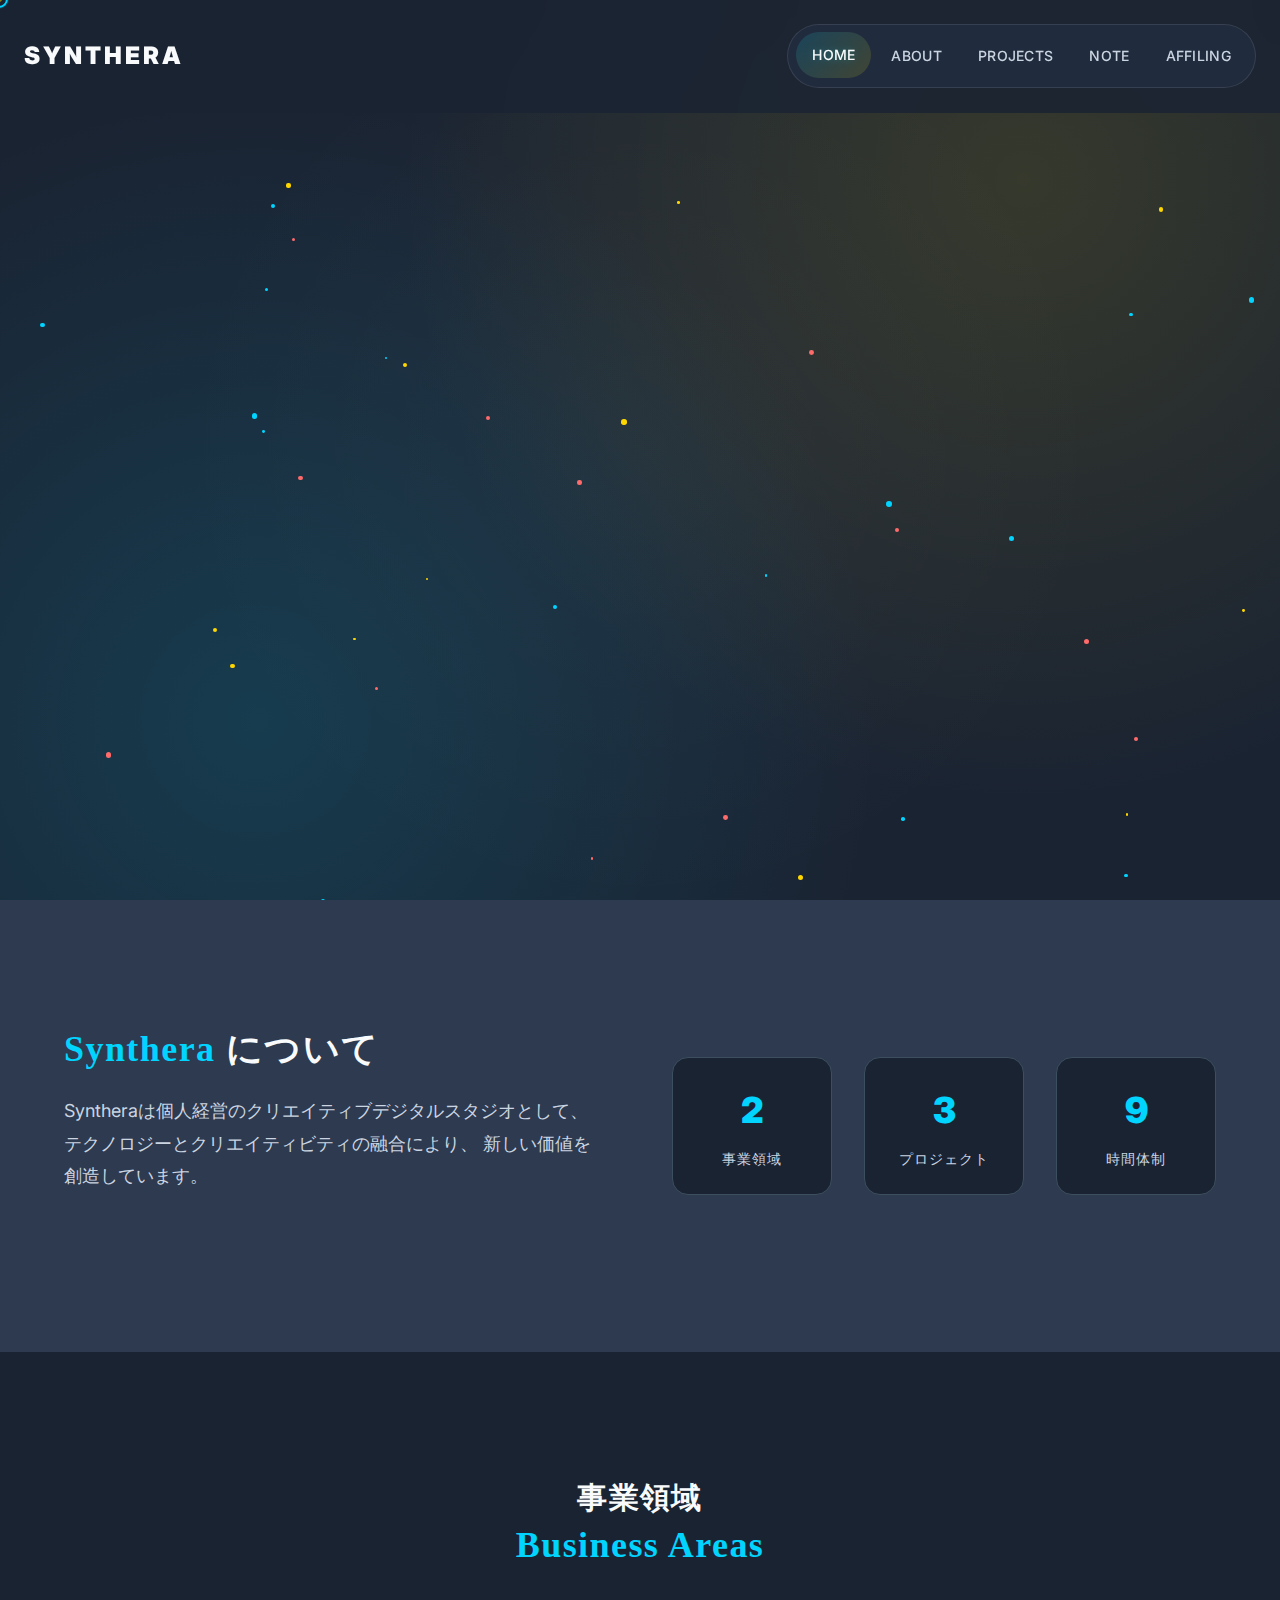
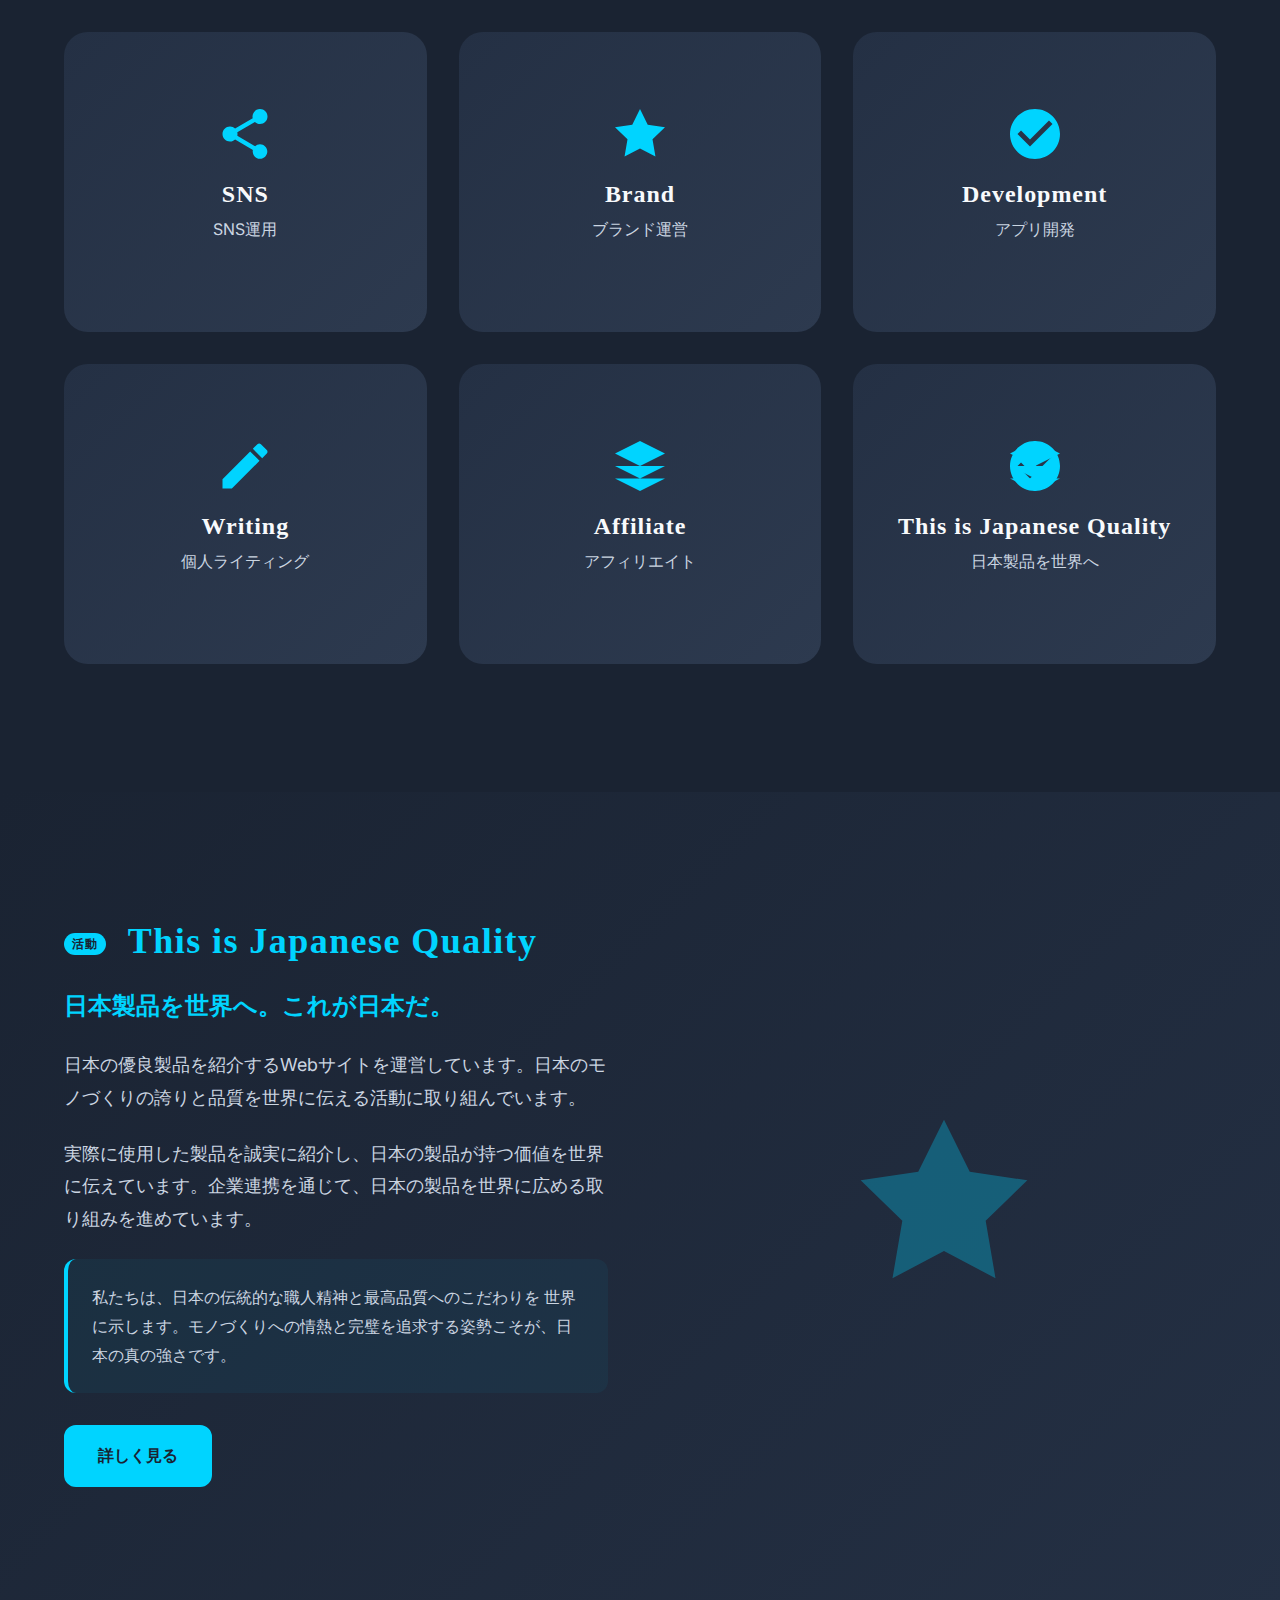
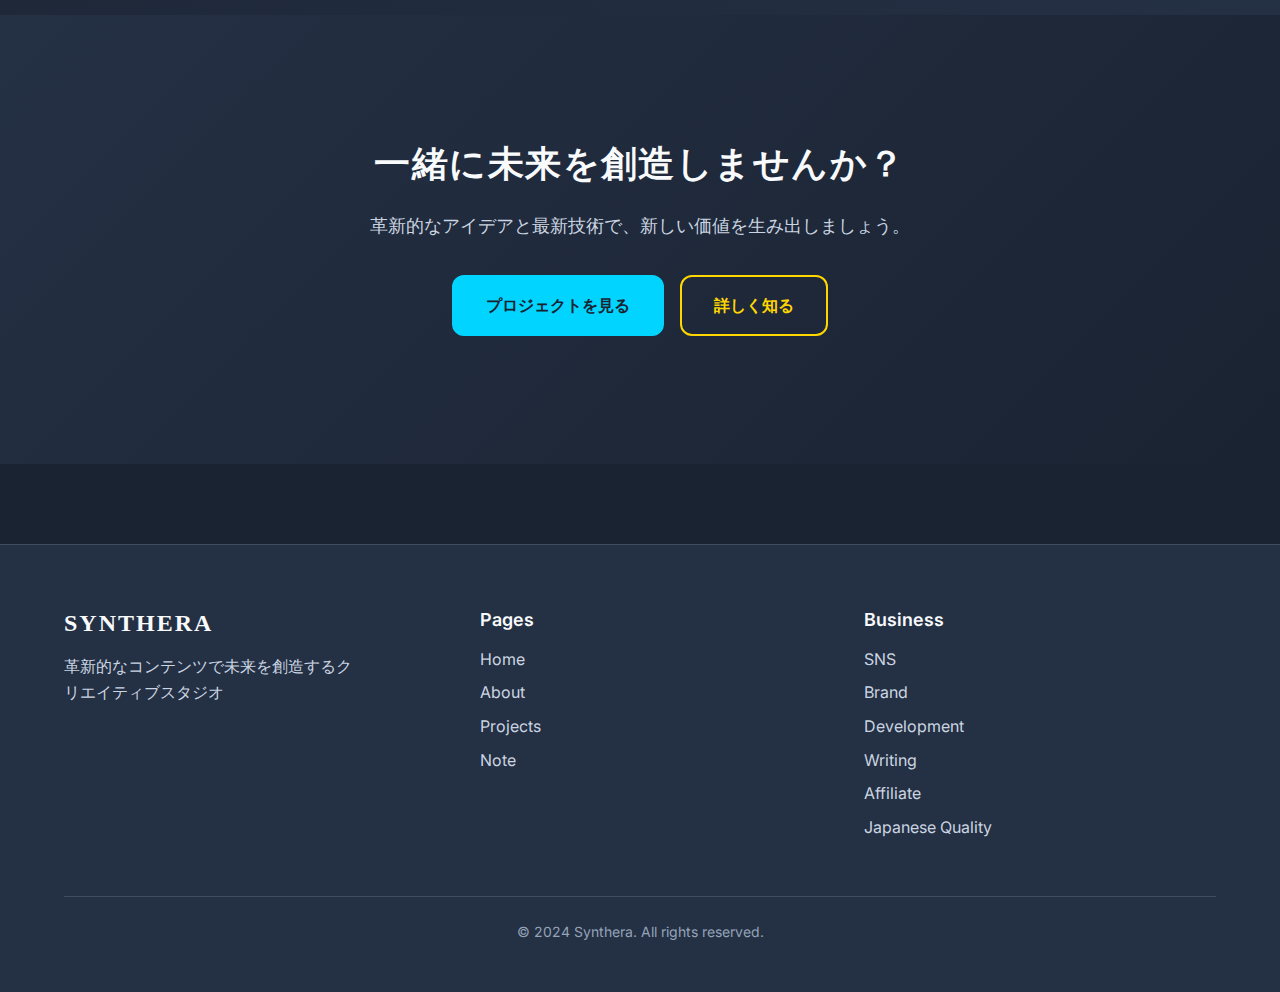
<file: index.html>
<!DOCTYPE html>
<html lang="ja">
<head>
    <meta charset="UTF-8">
    <meta name="viewport" content="width=device-width, initial-scale=1.0">
    <title>Synthera - Creative Digital Studio</title>
    <meta name="description" content="Syntheraは個人経営のクリエイティブデジタルスタジオです。YouTubeチャンネル運営、ブランド運営、アプリ開発、個人ライティングを通じて、革新的なコンテンツを提供しています。">
    
    <!-- Fonts -->
    <link rel="preconnect" href="https://fonts.googleapis.com">
    <link rel="preconnect" href="https://fonts.gstatic.com" crossorigin>
    <link href="https://fonts.googleapis.com/css2?family=Inter:wght@300;400;500;600;700;800;900&display=swap" rel="stylesheet">
    
    <!-- Stylesheets -->
    <link rel="stylesheet" href="css/style.css">
    <link rel="stylesheet" href="css/home.css">
    
    <!-- Favicon -->
    <link rel="icon" type="image/svg+xml" href="assets/icons/favicon.svg">
</head>
<body>
    <!-- Custom Cursor -->
    <div class="cursor" id="cursor"></div>
    <div class="cursor-trail" id="cursor-trail"></div>
    
    <!-- Navigation -->
    <nav class="navbar" id="navbar">
        <div class="nav-container">
            <div class="nav-logo">
                <a href="index.html" class="logo-link">
                    <span class="logo-text">SYNTHERA</span>
                </a>
            </div>
            
            <div class="nav-menu" id="nav-menu">
                <div class="nav-menu-close" id="nav-menu-close">
                    <!-- Close button content will be generated by CSS -->
                </div>
                <ul class="nav-list">
                    <li class="nav-item">
                        <a href="index.html" class="nav-link active">Home</a>
                    </li>
                    <li class="nav-item">
                        <a href="about.html" class="nav-link">About</a>
                    </li>
                    <li class="nav-item">
                        <a href="projects.html" class="nav-link">Projects</a>
                    </li>
                    <li class="nav-item">
                        <a href="note.html" class="nav-link">Note</a>
                    </li>
                    <li class="nav-item">
                        <a href="affiling.html" class="nav-link">Affiling</a>
                    </li>
                </ul>
            </div>
            
            <div class="nav-toggle" id="nav-toggle">
                <span class="bar"></span>
                <span class="bar"></span>
                <span class="bar"></span>
            </div>
        </div>
    </nav>

    <!-- Main Content -->
    <main>
        <!-- Hero Section -->
        <section class="hero" id="hero">
            <div class="hero-background">
                <div class="gradient-mesh"></div>
                <div class="particles" id="particles"></div>
            </div>
            
            <div class="hero-content">
                <div class="hero-text">
                    <h1 class="hero-title">
                        <span class="title-line">
                            <span class="title-word" data-word="CREATIVE">CREATIVE</span>
                        </span>
                        <span class="title-line">
                            <span class="title-word" data-word="DIGITAL">DIGITAL</span>
                        </span>
                        <span class="title-line">
                            <span class="title-word" data-word="STUDIO">STUDIO</span>
                        </span>
                    </h1>
                    
                    <p class="hero-subtitle">
                        <span class="subtitle-text">革新的なコンテンツで未来を創造する</span>
                    </p>
                    
                    <div class="hero-cta">
                        <a href="projects.html" class="cta-button">
                            <span class="button-text">プロジェクトを見る</span>
                            <div class="button-bg"></div>
                        </a>
                    </div>
                </div>
            </div>
            
            <div class="scroll-indicator">
                <div class="scroll-line"></div>
                <span class="scroll-text">Scroll</span>
            </div>
        </section>

        <!-- Company Introduction -->
        <section class="company-intro" id="company-intro">
            <div class="container">
                <div class="intro-content">
                    <div class="intro-text">
                        <h2 class="section-title">
                            <span class="title-accent">Synthera</span>
                            について
                        </h2>
                        <p class="intro-description">
                            Syntheraは個人経営のクリエイティブデジタルスタジオとして、
                            テクノロジーとクリエイティビティの融合により、
                            新しい価値を創造しています。
                        </p>
                    </div>
                    
                    <div class="intro-stats">
                        <div class="stat-item">
                            <div class="stat-number" data-target="6">0</div>
                            <div class="stat-label">事業領域</div>
                        </div>
                        <div class="stat-item">
                            <div class="stat-number" data-target="10">0</div>
                            <div class="stat-label">プロジェクト</div>
                        </div>
                        <div class="stat-item">
                            <div class="stat-number" data-target="24">0</div>
                            <div class="stat-label">時間体制</div>
                        </div>
                    </div>
                </div>
            </div>
        </section>

        <!-- Business Areas Preview -->
        <section class="business-areas" id="business-areas">
            <div class="container">
                <h2 class="section-title centered">
                    <span class="title-text">事業領域</span>
                    <span class="title-accent">Business Areas</span>
                </h2>
                
                <div class="areas-grid">
                    <div class="area-card" data-area="sns">
                        <div class="card-background">
                            <div class="card-gradient"></div>
                        </div>
                        <div class="card-content">
                            <div class="card-icon">
                                <svg viewBox="0 0 24 24" fill="currentColor">
                                    <path d="M18 16.08c-.76 0-1.44.3-1.96.77L8.91 12.7c.05-.23.09-.46.09-.7s-.04-.47-.09-.7l7.05-4.11c.54.5 1.25.81 2.04.81 1.66 0 3-1.34 3-3s-1.34-3-3-3-3 1.34-3 3c0 .24.04.47.09.7L8.04 9.81C7.5 9.31 6.79 9 6 9c-1.66 0-3 1.34-3 3s1.34 3 3 3c.79 0 1.5-.31 2.04-.81l7.12 4.16c-.05.21-.08.43-.08.65 0 1.61 1.31 2.92 2.92 2.92 1.61 0 2.92-1.31 2.92-2.92s-1.31-2.92-2.92-2.92z"/>
                                </svg>
                            </div>
                            <h3 class="card-title">SNS</h3>
                            <p class="card-description">SNS運用</p>
                            <div class="card-hover-content">
                                <p>多様なプラットフォームでの戦略的なSNS運用・展開</p>
                            </div>
                        </div>
                    </div>
                    
                    <div class="area-card" data-area="brand">
                        <div class="card-background">
                            <div class="card-gradient"></div>
                        </div>
                        <div class="card-content">
                            <div class="card-icon">
                                <svg viewBox="0 0 24 24" fill="currentColor">
                                    <path d="M12 2l3.09 6.26L22 9.27l-5 4.87 1.18 6.88L12 17.77l-6.18 3.25L7 14.14 2 9.27l6.91-1.01L12 2z"/>
                                </svg>
                            </div>
                            <h3 class="card-title">Brand</h3>
                            <p class="card-description">ブランド運営</p>
                            <div class="card-hover-content">
                                <p>独自のブランドアイデンティティの構築・展開</p>
                            </div>
                        </div>
                    </div>
                    
                    <div class="area-card" data-area="development">
                        <div class="card-background">
                            <div class="card-gradient"></div>
                        </div>
                        <div class="card-content">
                            <div class="card-icon">
                                <svg viewBox="0 0 24 24" fill="currentColor">
                                    <path d="M12 2C6.48 2 2 6.48 2 12s4.48 10 10 10 10-4.48 10-10S17.52 2 12 2zm-2 15l-5-5 1.41-1.41L10 14.17l7.59-7.59L19 8l-9 9z"/>
                                </svg>
                            </div>
                            <h3 class="card-title">Development</h3>
                            <p class="card-description">アプリ開発</p>
                            <div class="card-hover-content">
                                <p>革新的なアプリケーションの設計・開発</p>
                            </div>
                        </div>
                    </div>
                    
                    <div class="area-card" data-area="writing">
                        <div class="card-background">
                            <div class="card-gradient"></div>
                        </div>
                        <div class="card-content">
                            <div class="card-icon">
                                <svg viewBox="0 0 24 24" fill="currentColor">
                                    <path d="M3 17.25V21h3.75L17.81 9.94l-3.75-3.75L3 17.25zM20.71 7.04c.39-.39.39-1.02 0-1.41l-2.34-2.34c-.39-.39-1.02-.39-1.41 0l-1.83 1.83 3.75 3.75 1.83-1.83z"/>
                                </svg>
                            </div>
                            <h3 class="card-title">Writing</h3>
                            <p class="card-description">個人ライティング</p>
                            <div class="card-hover-content">
                                <p>価値あるコンテンツの執筆・発信</p>
                            </div>
                        </div>
                    </div>
                    
                    <div class="area-card" data-area="affiliate">
                        <div class="card-background">
                            <div class="card-gradient"></div>
                        </div>
                        <div class="card-content">
                            <div class="card-icon">
                                <svg viewBox="0 0 24 24" fill="currentColor">
                                    <path d="M12 2L2 7l10 5 10-5-10-5zM2 17l10 5 10-5M2 12l10 5 10-5"/>
                                </svg>
                            </div>
                            <h3 class="card-title">Affiliate</h3>
                            <p class="card-description">アフィリエイト</p>
                            <div class="card-hover-content">
                                <p>品質の高い製品を推薦し、価値ある情報を提供</p>
                            </div>
                        </div>
                    </div>
                    
                    <div class="area-card" data-area="japanese-quality">
                        <div class="card-background">
                            <div class="card-gradient"></div>
                        </div>
                        <div class="card-content">
                            <div class="card-icon">
                                <svg viewBox="0 0 24 24" fill="currentColor">
                                    <path d="M12 2C6.48 2 2 6.48 2 12s4.48 10 10 10 10-4.48 10-10S17.52 2 12 2zm-2 15l-5-5 1.41-1.41L10 14.17l7.59-7.59L19 8l-9 9z"/>
                                    <path d="M12 2L2 7l10 5 10-5-10-5zM2 17l10 5 10-5M2 12l10 5 10-5"/>
                                </svg>
                            </div>
                            <h3 class="card-title">This is Japanese Quality</h3>
                            <p class="card-description">日本製品を世界へ</p>
                            <div class="card-hover-content">
                                <p>日本の品質とモノづくりの誇りを世界に示す</p>
                            </div>
                        </div>
                    </div>
                </div>
            </div>
        </section>

        <!-- Japanese Quality Section -->
        <section class="japanese-quality-section" id="japanese-quality-section">
            <div class="container">
                <div class="jq-content">
                    <div class="jq-text">
                        <h2 class="section-title">
                            <span class="jq-badge">活動</span>
                            <span class="title-accent">This is Japanese Quality</span>
                        </h2>
                        <p class="jq-subtitle">日本製品を世界へ。これが日本だ。</p>
                        <p class="jq-description">
                            日本の優良製品を紹介するWebサイトを運営しています。日本のモノづくりの誇りと品質を世界に伝える活動に取り組んでいます。
                        </p>
                        <p class="jq-description">
                            実際に使用した製品を誠実に紹介し、日本の製品が持つ価値を世界に伝えています。企業連携を通じて、日本の製品を世界に広める取り組みを進めています。
                        </p>
                        <p class="jq-philosophy">
                            私たちは、日本の伝統的な職人精神と最高品質へのこだわりを
                            世界に示します。モノづくりへの情熱と完璧を追求する姿勢こそが、日本の真の強さです。
                        </p>
                        <div class="jq-buttons">
                            <a href="japanese-quality.html" class="cta-button primary">
                                <span class="button-text">詳しく見る</span>
                                <div class="button-bg"></div>
                            </a>
                        </div>
                    </div>
                    <div class="jq-visual">
                        <div class="jq-icon-large">
                            <svg viewBox="0 0 24 24" fill="currentColor">
                                <path d="M12 2l3.09 6.26L22 9.27l-5 4.87 1.18 6.88L12 17.77l-6.18 3.25L7 14.14 2 9.27l6.91-1.01L12 2z"/>
                            </svg>
                        </div>
                    </div>
                </div>
            </div>
        </section>

        <!-- CTA Section -->
        <section class="cta-section" id="cta-section">
            <div class="container">
                <div class="cta-content">
                    <h2 class="cta-title">
                        一緒に未来を創造しませんか？
                    </h2>
                    <p class="cta-description">
                        革新的なアイデアと最新技術で、新しい価値を生み出しましょう。
                    </p>
                    <div class="cta-buttons">
                        <a href="projects.html" class="cta-button primary">
                            <span class="button-text">プロジェクトを見る</span>
                            <div class="button-bg"></div>
                        </a>
                        <a href="about.html" class="cta-button secondary">
                            <span class="button-text">詳しく知る</span>
                            <div class="button-bg"></div>
                        </a>
                    </div>
                </div>
            </div>
        </section>
    </main>

    <!-- Footer -->
    <footer class="footer">
        <div class="container">
            <div class="footer-content">
                <div class="footer-brand">
                    <h3 class="footer-logo">SYNTHERA</h3>
                    <p class="footer-description">
                        革新的なコンテンツで未来を創造するクリエイティブスタジオ
                    </p>
                </div>
                
                <div class="footer-links">
                    <div class="footer-column">
                        <h4 class="footer-title">Pages</h4>
                        <ul class="footer-list">
                            <li><a href="index.html" class="footer-link">Home</a></li>
                            <li><a href="about.html" class="footer-link">About</a></li>
                            <li><a href="projects.html" class="footer-link">Projects</a></li>
                            <li><a href="note.html" class="footer-link">Note</a></li>
                        </ul>
                    </div>
                    
                    <div class="footer-column">
                        <h4 class="footer-title">Business</h4>
                        <ul class="footer-list">
                            <li><a href="#" class="footer-link">SNS</a></li>
                            <li><a href="#" class="footer-link">Brand</a></li>
                            <li><a href="#" class="footer-link">Development</a></li>
                            <li><a href="#" class="footer-link">Writing</a></li>
                            <li><a href="#" class="footer-link">Affiliate</a></li>
                            <li><a href="japanese-quality.html" class="footer-link">Japanese Quality</a></li>
                        </ul>
                    </div>
                </div>
            </div>
            
            <div class="footer-bottom">
                <p class="footer-copyright">
                    © 2024 Synthera. All rights reserved.
                </p>
            </div>
        </div>
    </footer>

    <!-- Scripts -->
    <script src="js/main.js"></script>
    <script src="js/navigation.js"></script>
    <script src="js/animations.js"></script>
</body>
</html>
</file>
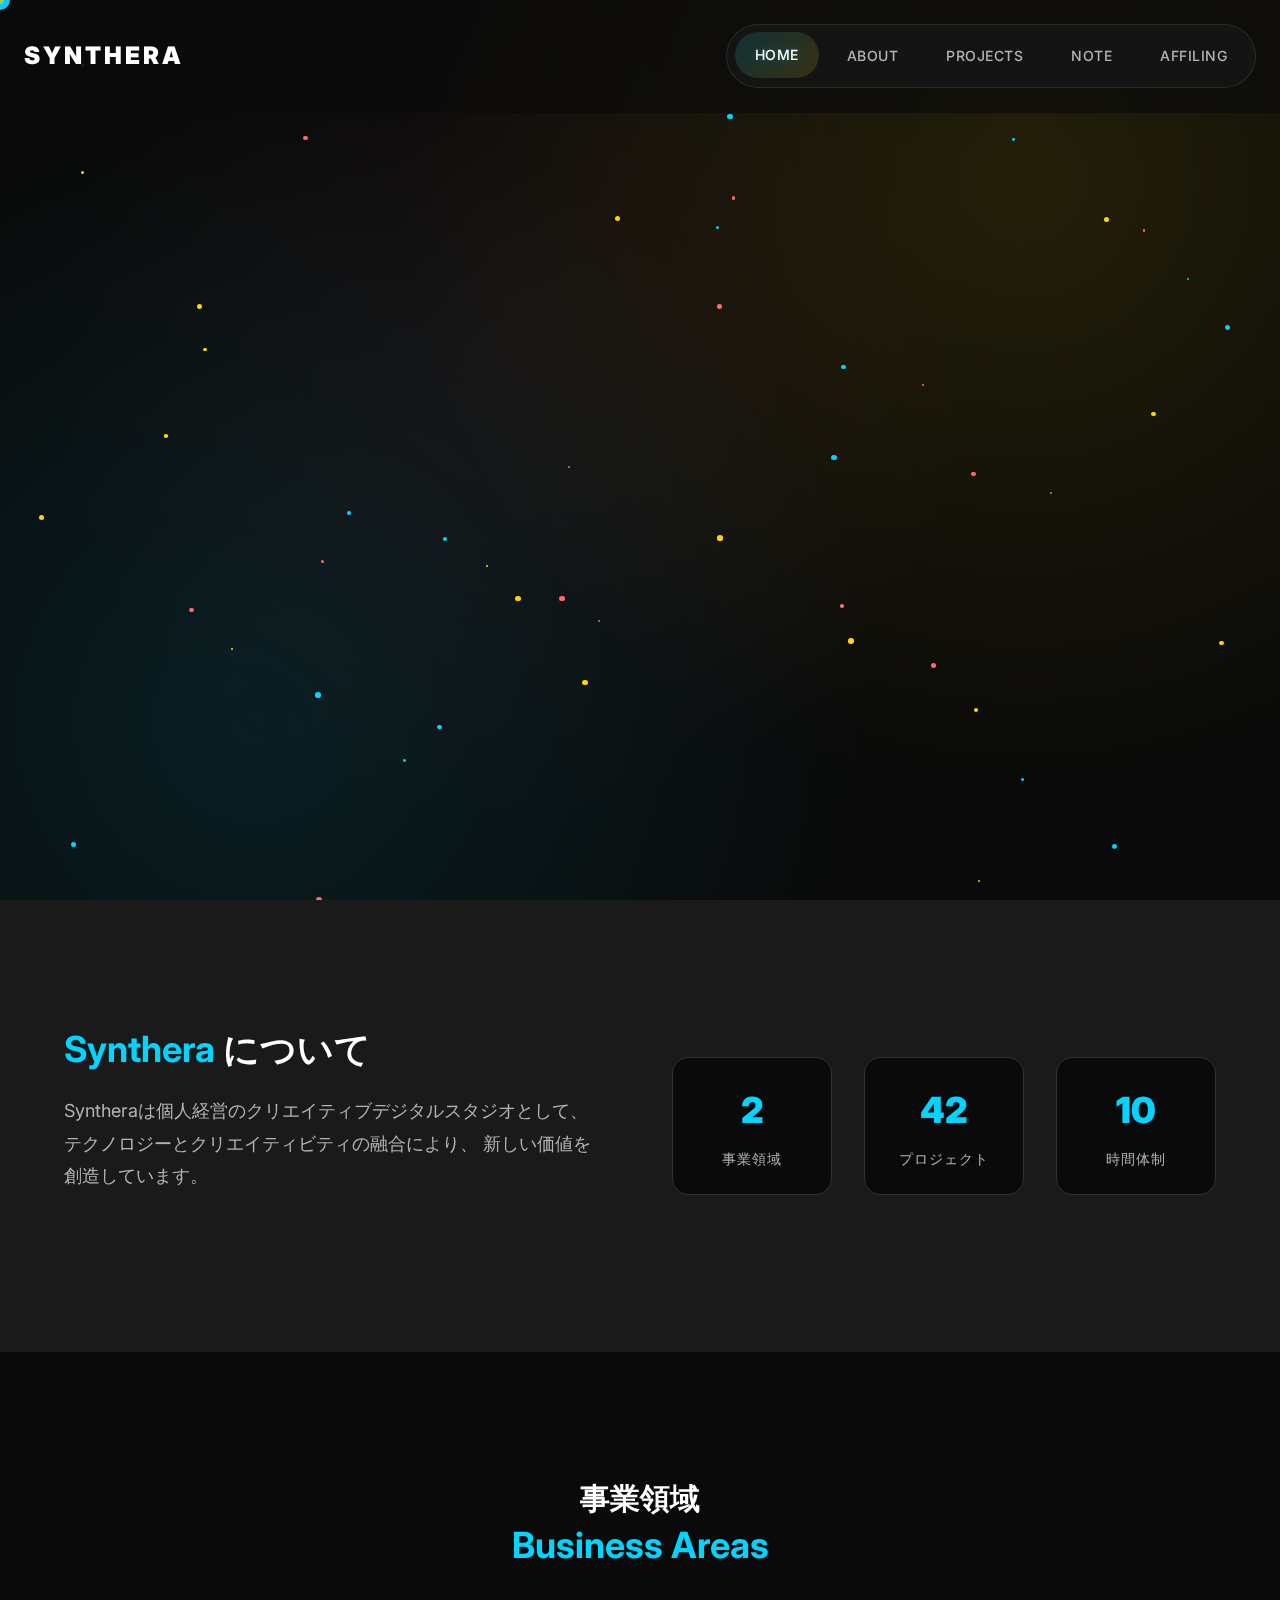
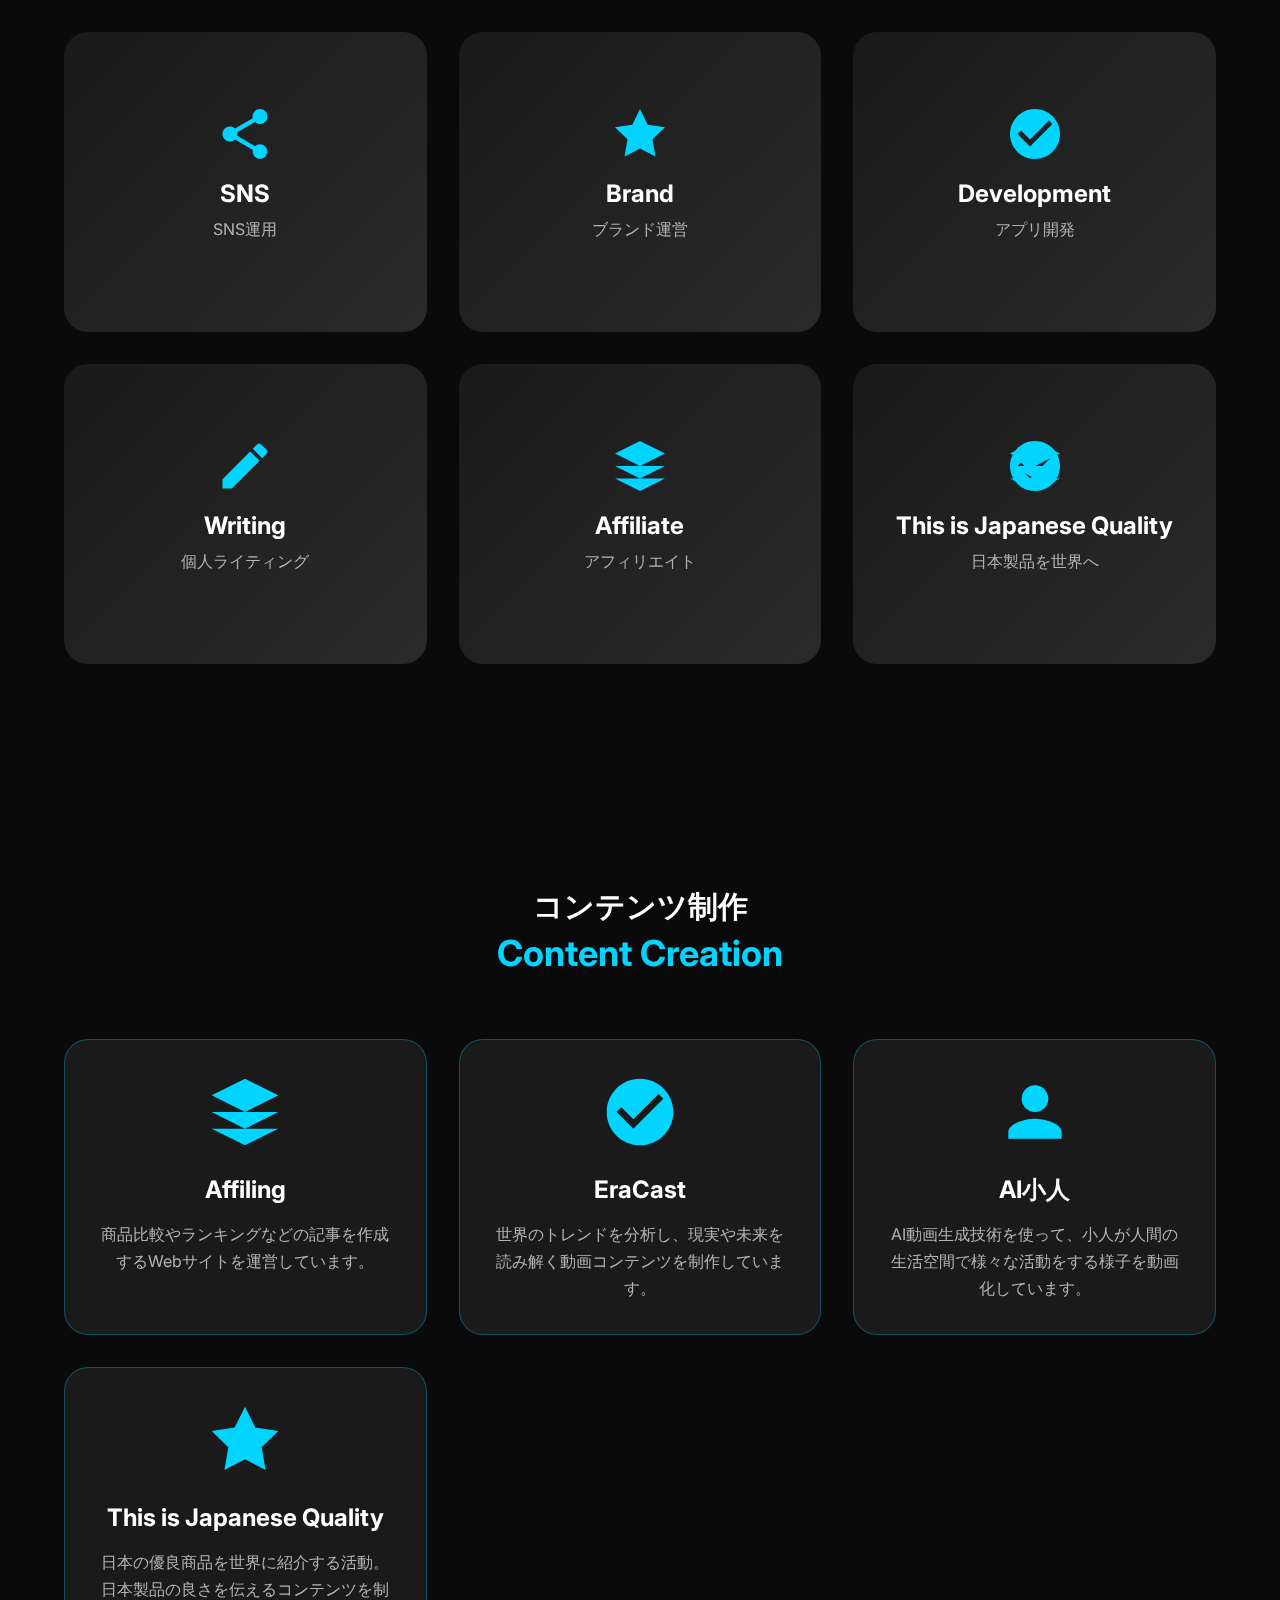
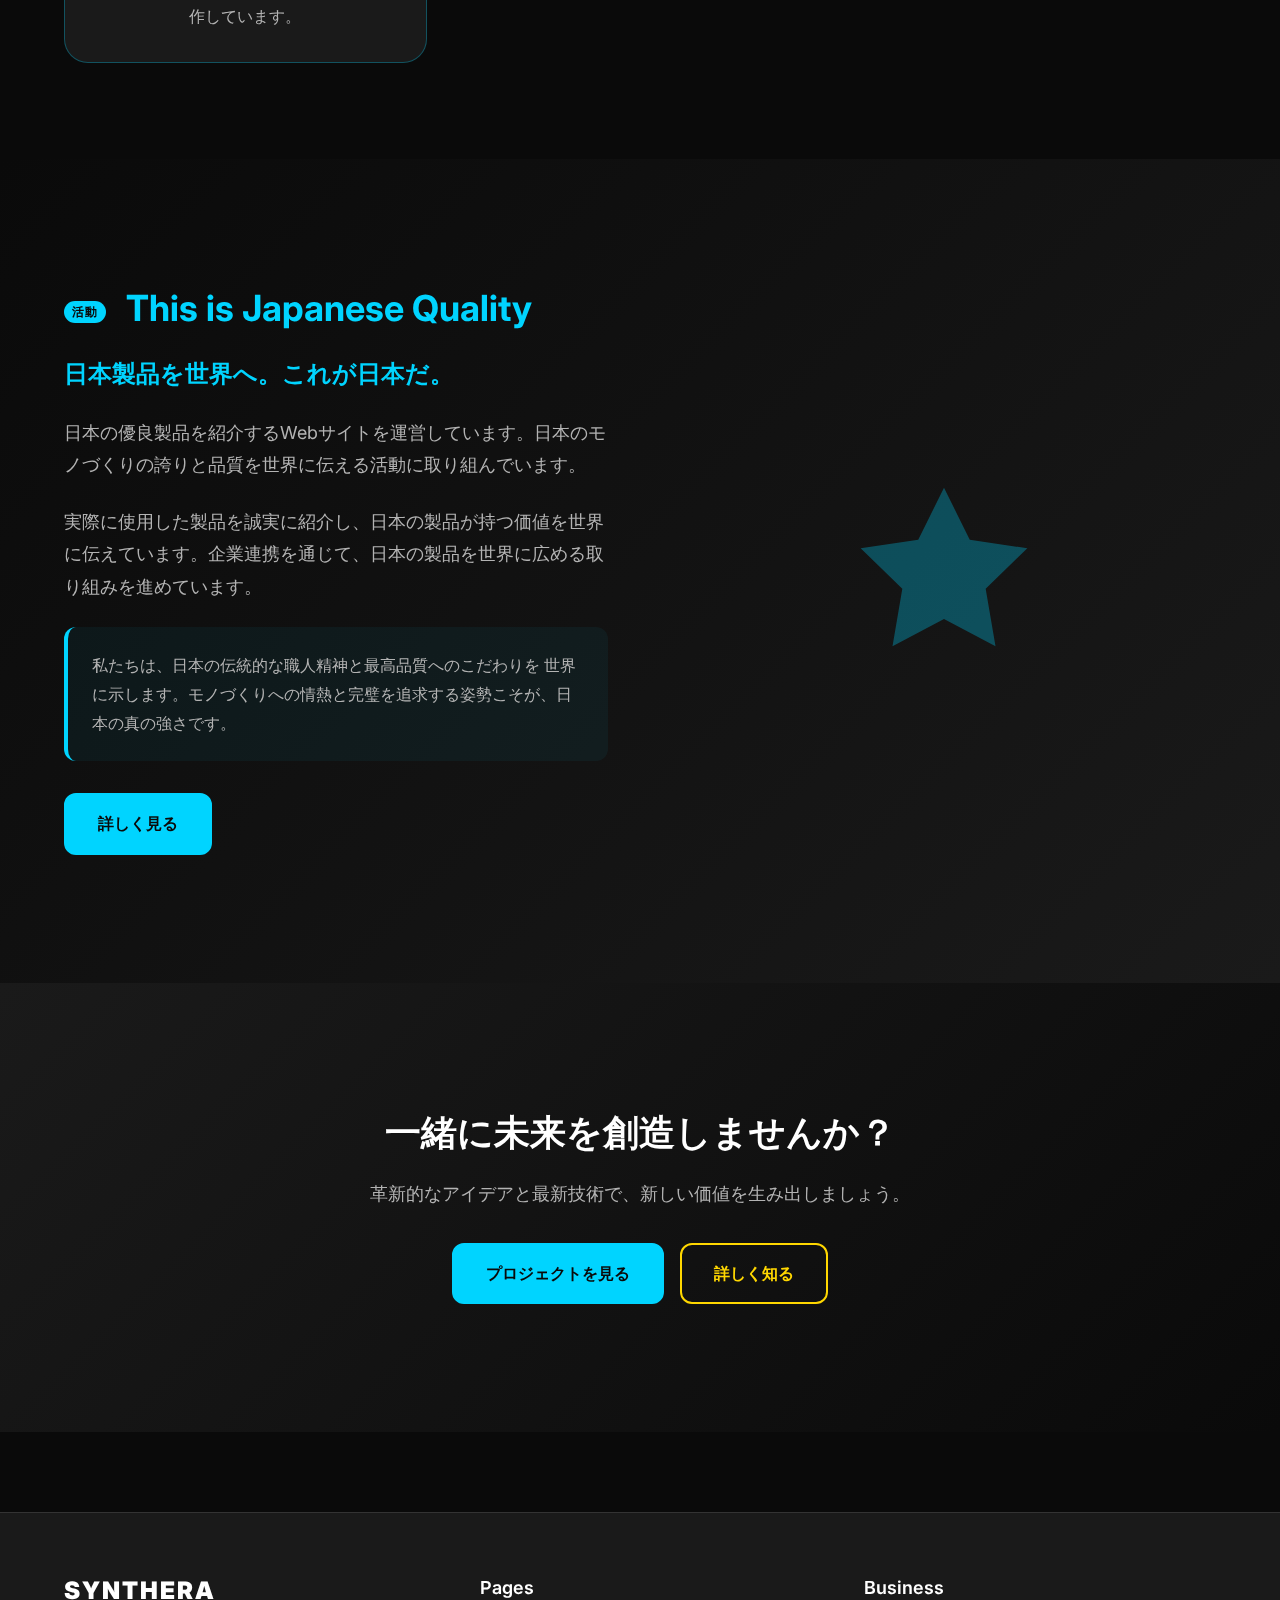
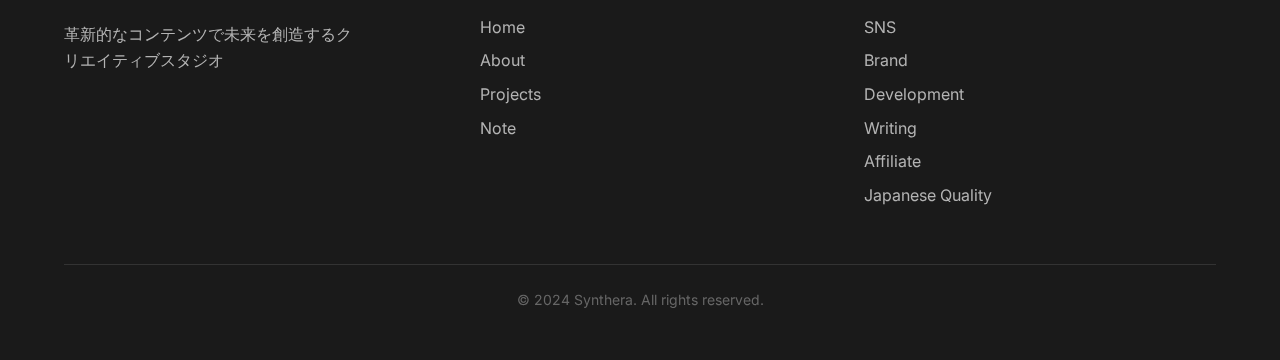
<file: backup/2025-11-03_04-35-24/index.html>
<!DOCTYPE html>
<html lang="ja">
<head>
    <meta charset="UTF-8">
    <meta name="viewport" content="width=device-width, initial-scale=1.0">
    <title>Synthera - Creative Digital Studio</title>
    <meta name="description" content="Syntheraは個人経営のクリエイティブデジタルスタジオです。YouTubeチャンネル運営、ブランド運営、アプリ開発、個人ライティングを通じて、革新的なコンテンツを提供しています。">
    
    <!-- Fonts -->
    <link rel="preconnect" href="https://fonts.googleapis.com">
    <link rel="preconnect" href="https://fonts.gstatic.com" crossorigin>
    <link href="https://fonts.googleapis.com/css2?family=Inter:wght@300;400;500;600;700;800;900&display=swap" rel="stylesheet">
    
    <!-- Stylesheets -->
    <link rel="stylesheet" href="css/style.css">
    <link rel="stylesheet" href="css/home.css">
    
    <!-- Favicon -->
    <link rel="icon" type="image/svg+xml" href="assets/icons/favicon.svg">
</head>
<body>
    <!-- Custom Cursor -->
    <div class="cursor" id="cursor"></div>
    <div class="cursor-trail" id="cursor-trail"></div>
    
    <!-- Navigation -->
    <nav class="navbar" id="navbar">
        <div class="nav-container">
            <div class="nav-logo">
                <a href="index.html" class="logo-link">
                    <span class="logo-text">SYNTHERA</span>
                </a>
            </div>
            
            <div class="nav-menu" id="nav-menu">
                <div class="nav-menu-close" id="nav-menu-close">
                    <!-- Close button content will be generated by CSS -->
                </div>
                <ul class="nav-list">
                    <li class="nav-item">
                        <a href="index.html" class="nav-link active">Home</a>
                    </li>
                    <li class="nav-item">
                        <a href="about.html" class="nav-link">About</a>
                    </li>
                    <li class="nav-item">
                        <a href="projects.html" class="nav-link">Projects</a>
                    </li>
                    <li class="nav-item">
                        <a href="note.html" class="nav-link">Note</a>
                    </li>
                    <li class="nav-item">
                        <a href="affiling.html" class="nav-link">Affiling</a>
                    </li>
                </ul>
            </div>
            
            <div class="nav-toggle" id="nav-toggle">
                <span class="bar"></span>
                <span class="bar"></span>
                <span class="bar"></span>
            </div>
        </div>
    </nav>

    <!-- Main Content -->
    <main>
        <!-- Hero Section -->
        <section class="hero" id="hero">
            <div class="hero-background">
                <div class="gradient-mesh"></div>
                <div class="particles" id="particles"></div>
            </div>
            
            <div class="hero-content">
                <div class="hero-text">
                    <h1 class="hero-title">
                        <span class="title-line">
                            <span class="title-word" data-word="CREATIVE">CREATIVE</span>
                        </span>
                        <span class="title-line">
                            <span class="title-word" data-word="DIGITAL">DIGITAL</span>
                        </span>
                        <span class="title-line">
                            <span class="title-word" data-word="STUDIO">STUDIO</span>
                        </span>
                    </h1>
                    
                    <p class="hero-subtitle">
                        <span class="subtitle-text">革新的なコンテンツで未来を創造する</span>
                    </p>
                    
                    <div class="hero-cta">
                        <a href="projects.html" class="cta-button">
                            <span class="button-text">プロジェクトを見る</span>
                            <div class="button-bg"></div>
                        </a>
                    </div>
                </div>
            </div>
            
            <div class="scroll-indicator">
                <div class="scroll-line"></div>
                <span class="scroll-text">Scroll</span>
            </div>
        </section>

        <!-- Company Introduction -->
        <section class="company-intro" id="company-intro">
            <div class="container">
                <div class="intro-content">
                    <div class="intro-text">
                        <h2 class="section-title">
                            <span class="title-accent">Synthera</span>
                            について
                        </h2>
                        <p class="intro-description">
                            Syntheraは個人経営のクリエイティブデジタルスタジオとして、
                            テクノロジーとクリエイティビティの融合により、
                            新しい価値を創造しています。
                        </p>
                    </div>
                    
                    <div class="intro-stats">
                        <div class="stat-item">
                            <div class="stat-number" data-target="6">0</div>
                            <div class="stat-label">事業領域</div>
                        </div>
                        <div class="stat-item">
                            <div class="stat-number" data-target="100">0</div>
                            <div class="stat-label">プロジェクト</div>
                        </div>
                        <div class="stat-item">
                            <div class="stat-number" data-target="24">0</div>
                            <div class="stat-label">時間体制</div>
                        </div>
                    </div>
                </div>
            </div>
        </section>

        <!-- Business Areas Preview -->
        <section class="business-areas" id="business-areas">
            <div class="container">
                <h2 class="section-title centered">
                    <span class="title-text">事業領域</span>
                    <span class="title-accent">Business Areas</span>
                </h2>
                
                <div class="areas-grid">
                    <div class="area-card" data-area="sns">
                        <div class="card-background">
                            <div class="card-gradient"></div>
                        </div>
                        <div class="card-content">
                            <div class="card-icon">
                                <svg viewBox="0 0 24 24" fill="currentColor">
                                    <path d="M18 16.08c-.76 0-1.44.3-1.96.77L8.91 12.7c.05-.23.09-.46.09-.7s-.04-.47-.09-.7l7.05-4.11c.54.5 1.25.81 2.04.81 1.66 0 3-1.34 3-3s-1.34-3-3-3-3 1.34-3 3c0 .24.04.47.09.7L8.04 9.81C7.5 9.31 6.79 9 6 9c-1.66 0-3 1.34-3 3s1.34 3 3 3c.79 0 1.5-.31 2.04-.81l7.12 4.16c-.05.21-.08.43-.08.65 0 1.61 1.31 2.92 2.92 2.92 1.61 0 2.92-1.31 2.92-2.92s-1.31-2.92-2.92-2.92z"/>
                                </svg>
                            </div>
                            <h3 class="card-title">SNS</h3>
                            <p class="card-description">SNS運用</p>
                            <div class="card-hover-content">
                                <p>多様なプラットフォームでの戦略的なSNS運用・展開</p>
                            </div>
                        </div>
                    </div>
                    
                    <div class="area-card" data-area="brand">
                        <div class="card-background">
                            <div class="card-gradient"></div>
                        </div>
                        <div class="card-content">
                            <div class="card-icon">
                                <svg viewBox="0 0 24 24" fill="currentColor">
                                    <path d="M12 2l3.09 6.26L22 9.27l-5 4.87 1.18 6.88L12 17.77l-6.18 3.25L7 14.14 2 9.27l6.91-1.01L12 2z"/>
                                </svg>
                            </div>
                            <h3 class="card-title">Brand</h3>
                            <p class="card-description">ブランド運営</p>
                            <div class="card-hover-content">
                                <p>独自のブランドアイデンティティの構築・展開</p>
                            </div>
                        </div>
                    </div>
                    
                    <div class="area-card" data-area="development">
                        <div class="card-background">
                            <div class="card-gradient"></div>
                        </div>
                        <div class="card-content">
                            <div class="card-icon">
                                <svg viewBox="0 0 24 24" fill="currentColor">
                                    <path d="M12 2C6.48 2 2 6.48 2 12s4.48 10 10 10 10-4.48 10-10S17.52 2 12 2zm-2 15l-5-5 1.41-1.41L10 14.17l7.59-7.59L19 8l-9 9z"/>
                                </svg>
                            </div>
                            <h3 class="card-title">Development</h3>
                            <p class="card-description">アプリ開発</p>
                            <div class="card-hover-content">
                                <p>革新的なアプリケーションの設計・開発</p>
                            </div>
                        </div>
                    </div>
                    
                    <div class="area-card" data-area="writing">
                        <div class="card-background">
                            <div class="card-gradient"></div>
                        </div>
                        <div class="card-content">
                            <div class="card-icon">
                                <svg viewBox="0 0 24 24" fill="currentColor">
                                    <path d="M3 17.25V21h3.75L17.81 9.94l-3.75-3.75L3 17.25zM20.71 7.04c.39-.39.39-1.02 0-1.41l-2.34-2.34c-.39-.39-1.02-.39-1.41 0l-1.83 1.83 3.75 3.75 1.83-1.83z"/>
                                </svg>
                            </div>
                            <h3 class="card-title">Writing</h3>
                            <p class="card-description">個人ライティング</p>
                            <div class="card-hover-content">
                                <p>価値あるコンテンツの執筆・発信</p>
                            </div>
                        </div>
                    </div>
                    
                    <div class="area-card" data-area="affiliate">
                        <div class="card-background">
                            <div class="card-gradient"></div>
                        </div>
                        <div class="card-content">
                            <div class="card-icon">
                                <svg viewBox="0 0 24 24" fill="currentColor">
                                    <path d="M12 2L2 7l10 5 10-5-10-5zM2 17l10 5 10-5M2 12l10 5 10-5"/>
                                </svg>
                            </div>
                            <h3 class="card-title">Affiliate</h3>
                            <p class="card-description">アフィリエイト</p>
                            <div class="card-hover-content">
                                <p>品質の高い製品を推薦し、価値ある情報を提供</p>
                            </div>
                        </div>
                    </div>
                    
                    <div class="area-card" data-area="japanese-quality">
                        <div class="card-background">
                            <div class="card-gradient"></div>
                        </div>
                        <div class="card-content">
                            <div class="card-icon">
                                <svg viewBox="0 0 24 24" fill="currentColor">
                                    <path d="M12 2C6.48 2 2 6.48 2 12s4.48 10 10 10 10-4.48 10-10S17.52 2 12 2zm-2 15l-5-5 1.41-1.41L10 14.17l7.59-7.59L19 8l-9 9z"/>
                                    <path d="M12 2L2 7l10 5 10-5-10-5zM2 17l10 5 10-5M2 12l10 5 10-5"/>
                                </svg>
                            </div>
                            <h3 class="card-title">This is Japanese Quality</h3>
                            <p class="card-description">日本製品を世界へ</p>
                            <div class="card-hover-content">
                                <p>日本の品質とモノづくりの誇りを世界に示す</p>
                            </div>
                        </div>
                    </div>
                </div>
            </div>
        </section>

        <!-- Channels Showcase Section -->
        <section class="channels-showcase" id="channels-showcase">
            <div class="container">
                <h2 class="section-title centered">
                    <span class="title-text">コンテンツ制作</span>
                    <span class="title-accent">Content Creation</span>
                </h2>
                
                <div class="channels-grid">
                    <div class="channel-card">
                        <div class="channel-icon">
                            <svg viewBox="0 0 24 24" fill="currentColor">
                                <path d="M12 2L2 7l10 5 10-5-10-5zM2 17l10 5 10-5M2 12l10 5 10-5"/>
                            </svg>
                        </div>
                        <h3 class="channel-title">Affiling</h3>
                        <p class="channel-description">
                            商品比較やランキングなどの記事を作成するWebサイトを運営しています。
                        </p>
                    </div>
                    
                    <div class="channel-card">
                        <div class="channel-icon">
                            <svg viewBox="0 0 24 24" fill="currentColor">
                                <path d="M12 2C6.48 2 2 6.48 2 12s4.48 10 10 10 10-4.48 10-10S17.52 2 12 2zm-2 15l-5-5 1.41-1.41L10 14.17l7.59-7.59L19 8l-9 9z"/>
                            </svg>
                        </div>
                        <h3 class="channel-title">EraCast</h3>
                        <p class="channel-description">
                            世界のトレンドを分析し、現実や未来を読み解く動画コンテンツを制作しています。
                        </p>
                    </div>
                    
                    <div class="channel-card">
                        <div class="channel-icon">
                            <svg viewBox="0 0 24 24" fill="currentColor">
                                <path d="M12 12c2.21 0 4-1.79 4-4s-1.79-4-4-4-4 1.79-4 4 1.79 4 4 4zm0 2c-2.67 0-8 1.34-8 4v2h16v-2c0-2.66-5.33-4-8-4z"/>
                            </svg>
                        </div>
                        <h3 class="channel-title">AI小人</h3>
                        <p class="channel-description">
                            AI動画生成技術を使って、小人が人間の生活空間で様々な活動をする様子を動画化しています。
                        </p>
                    </div>
                    
                    <div class="channel-card">
                        <div class="channel-icon">
                            <svg viewBox="0 0 24 24" fill="currentColor">
                                <path d="M12 2l3.09 6.26L22 9.27l-5 4.87 1.18 6.88L12 17.77l-6.18 3.25L7 14.14 2 9.27l6.91-1.01L12 2z"/>
                            </svg>
                        </div>
                        <h3 class="channel-title">This is Japanese Quality</h3>
                        <p class="channel-description">
                            日本の優良商品を世界に紹介する活動。日本製品の良さを伝えるコンテンツを制作しています。
                        </p>
                    </div>
                </div>
            </div>
        </section>

        <!-- Japanese Quality Section -->
        <section class="japanese-quality-section" id="japanese-quality-section">
            <div class="container">
                <div class="jq-content">
                    <div class="jq-text">
                        <h2 class="section-title">
                            <span class="jq-badge">活動</span>
                            <span class="title-accent">This is Japanese Quality</span>
                        </h2>
                        <p class="jq-subtitle">日本製品を世界へ。これが日本だ。</p>
                        <p class="jq-description">
                            日本の優良製品を紹介するWebサイトを運営しています。日本のモノづくりの誇りと品質を世界に伝える活動に取り組んでいます。
                        </p>
                        <p class="jq-description">
                            実際に使用した製品を誠実に紹介し、日本の製品が持つ価値を世界に伝えています。企業連携を通じて、日本の製品を世界に広める取り組みを進めています。
                        </p>
                        <p class="jq-philosophy">
                            私たちは、日本の伝統的な職人精神と最高品質へのこだわりを
                            世界に示します。モノづくりへの情熱と完璧を追求する姿勢こそが、日本の真の強さです。
                        </p>
                        <div class="jq-buttons">
                            <a href="japanese-quality.html" class="cta-button primary">
                                <span class="button-text">詳しく見る</span>
                                <div class="button-bg"></div>
                            </a>
                        </div>
                    </div>
                    <div class="jq-visual">
                        <div class="jq-icon-large">
                            <svg viewBox="0 0 24 24" fill="currentColor">
                                <path d="M12 2l3.09 6.26L22 9.27l-5 4.87 1.18 6.88L12 17.77l-6.18 3.25L7 14.14 2 9.27l6.91-1.01L12 2z"/>
                            </svg>
                        </div>
                    </div>
                </div>
            </div>
        </section>

        <!-- CTA Section -->
        <section class="cta-section" id="cta-section">
            <div class="container">
                <div class="cta-content">
                    <h2 class="cta-title">
                        一緒に未来を創造しませんか？
                    </h2>
                    <p class="cta-description">
                        革新的なアイデアと最新技術で、新しい価値を生み出しましょう。
                    </p>
                    <div class="cta-buttons">
                        <a href="projects.html" class="cta-button primary">
                            <span class="button-text">プロジェクトを見る</span>
                            <div class="button-bg"></div>
                        </a>
                        <a href="about.html" class="cta-button secondary">
                            <span class="button-text">詳しく知る</span>
                            <div class="button-bg"></div>
                        </a>
                    </div>
                </div>
            </div>
        </section>
    </main>

    <!-- Footer -->
    <footer class="footer">
        <div class="container">
            <div class="footer-content">
                <div class="footer-brand">
                    <h3 class="footer-logo">SYNTHERA</h3>
                    <p class="footer-description">
                        革新的なコンテンツで未来を創造するクリエイティブスタジオ
                    </p>
                </div>
                
                <div class="footer-links">
                    <div class="footer-column">
                        <h4 class="footer-title">Pages</h4>
                        <ul class="footer-list">
                            <li><a href="index.html" class="footer-link">Home</a></li>
                            <li><a href="about.html" class="footer-link">About</a></li>
                            <li><a href="projects.html" class="footer-link">Projects</a></li>
                            <li><a href="note.html" class="footer-link">Note</a></li>
                        </ul>
                    </div>
                    
                    <div class="footer-column">
                        <h4 class="footer-title">Business</h4>
                        <ul class="footer-list">
                            <li><a href="#" class="footer-link">SNS</a></li>
                            <li><a href="#" class="footer-link">Brand</a></li>
                            <li><a href="#" class="footer-link">Development</a></li>
                            <li><a href="#" class="footer-link">Writing</a></li>
                            <li><a href="#" class="footer-link">Affiliate</a></li>
                            <li><a href="japanese-quality.html" class="footer-link">Japanese Quality</a></li>
                        </ul>
                    </div>
                </div>
            </div>
            
            <div class="footer-bottom">
                <p class="footer-copyright">
                    © 2024 Synthera. All rights reserved.
                </p>
            </div>
        </div>
    </footer>

    <!-- Scripts -->
    <script src="js/main.js"></script>
    <script src="js/navigation.js"></script>
    <script src="js/animations.js"></script>
    <script src="js/notion-api.js"></script>
    <script src="js/notion-site-config.js"></script>
    <script src="js/notion-content-renderer.js"></script>
    <script src="js/notion-site-content.js"></script>
    <script src="js/notion-site-content-v2.js"></script>
</body>
</html>
</file>
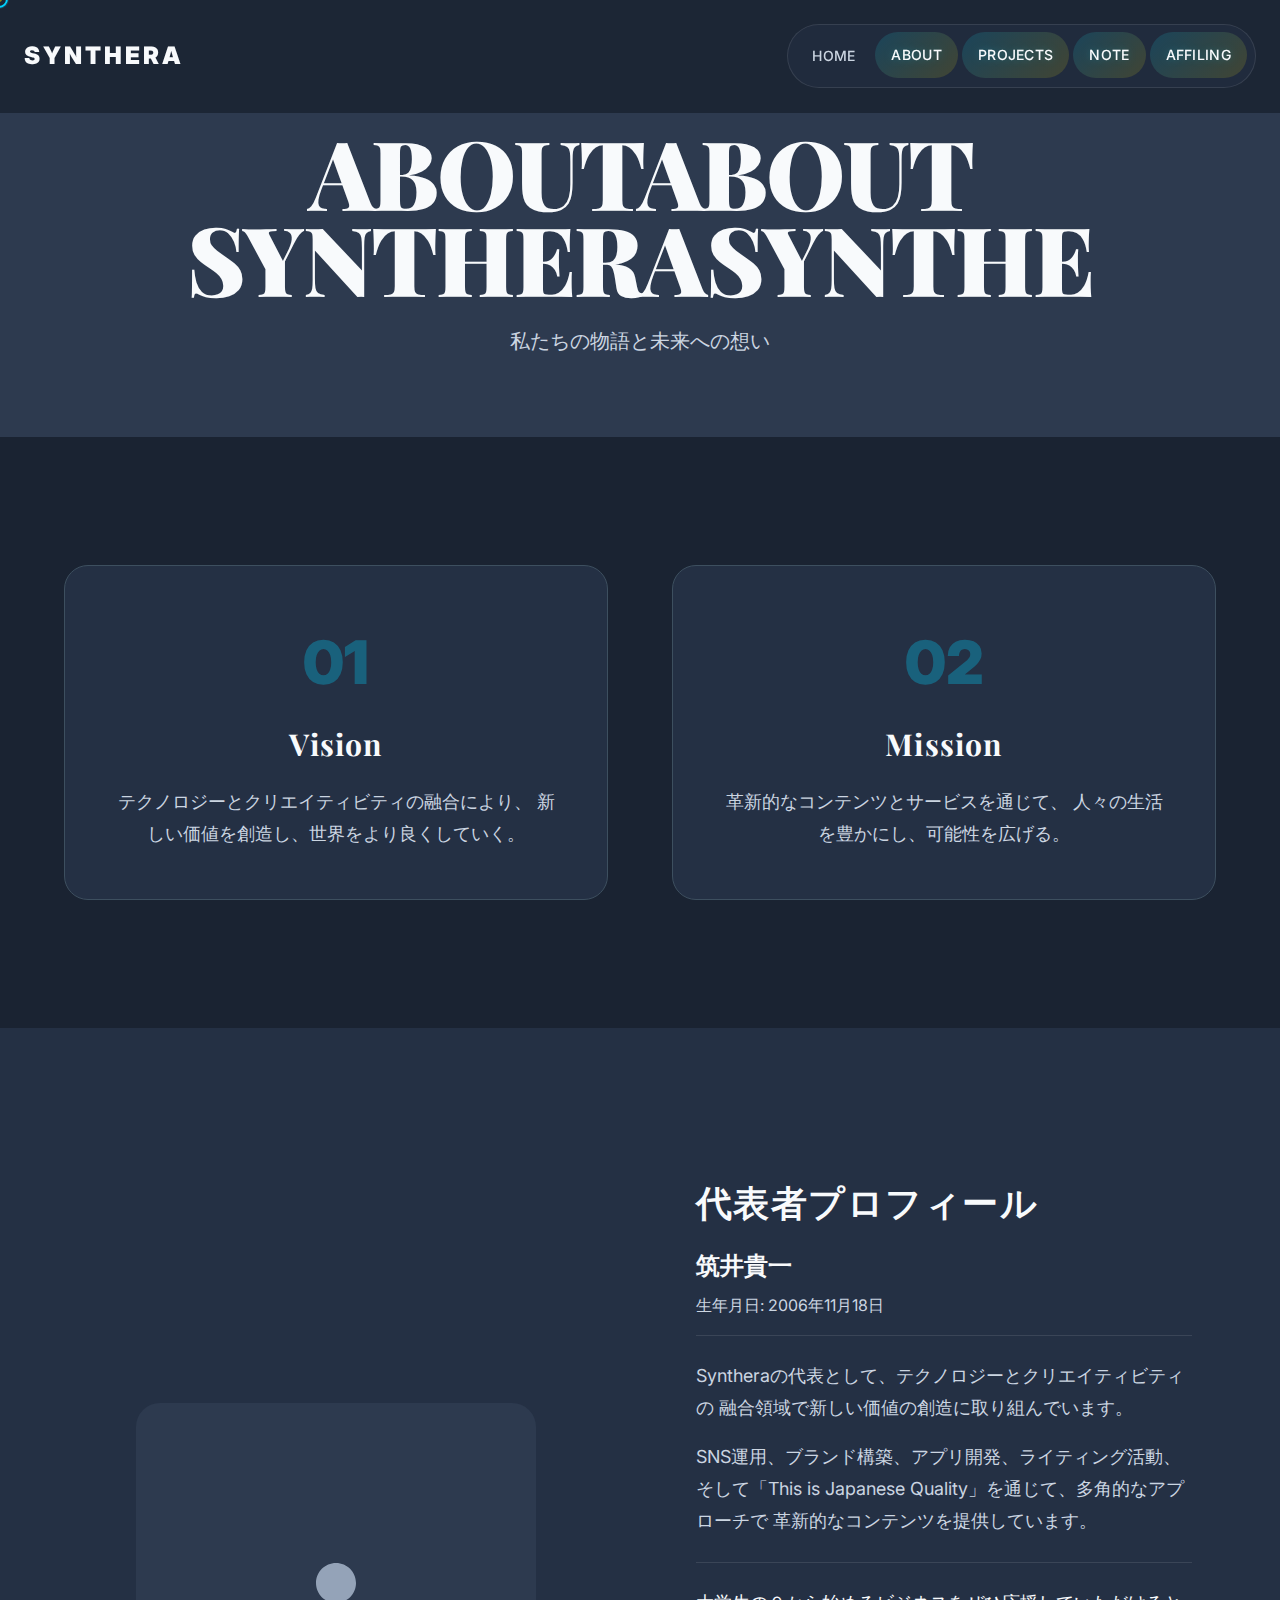
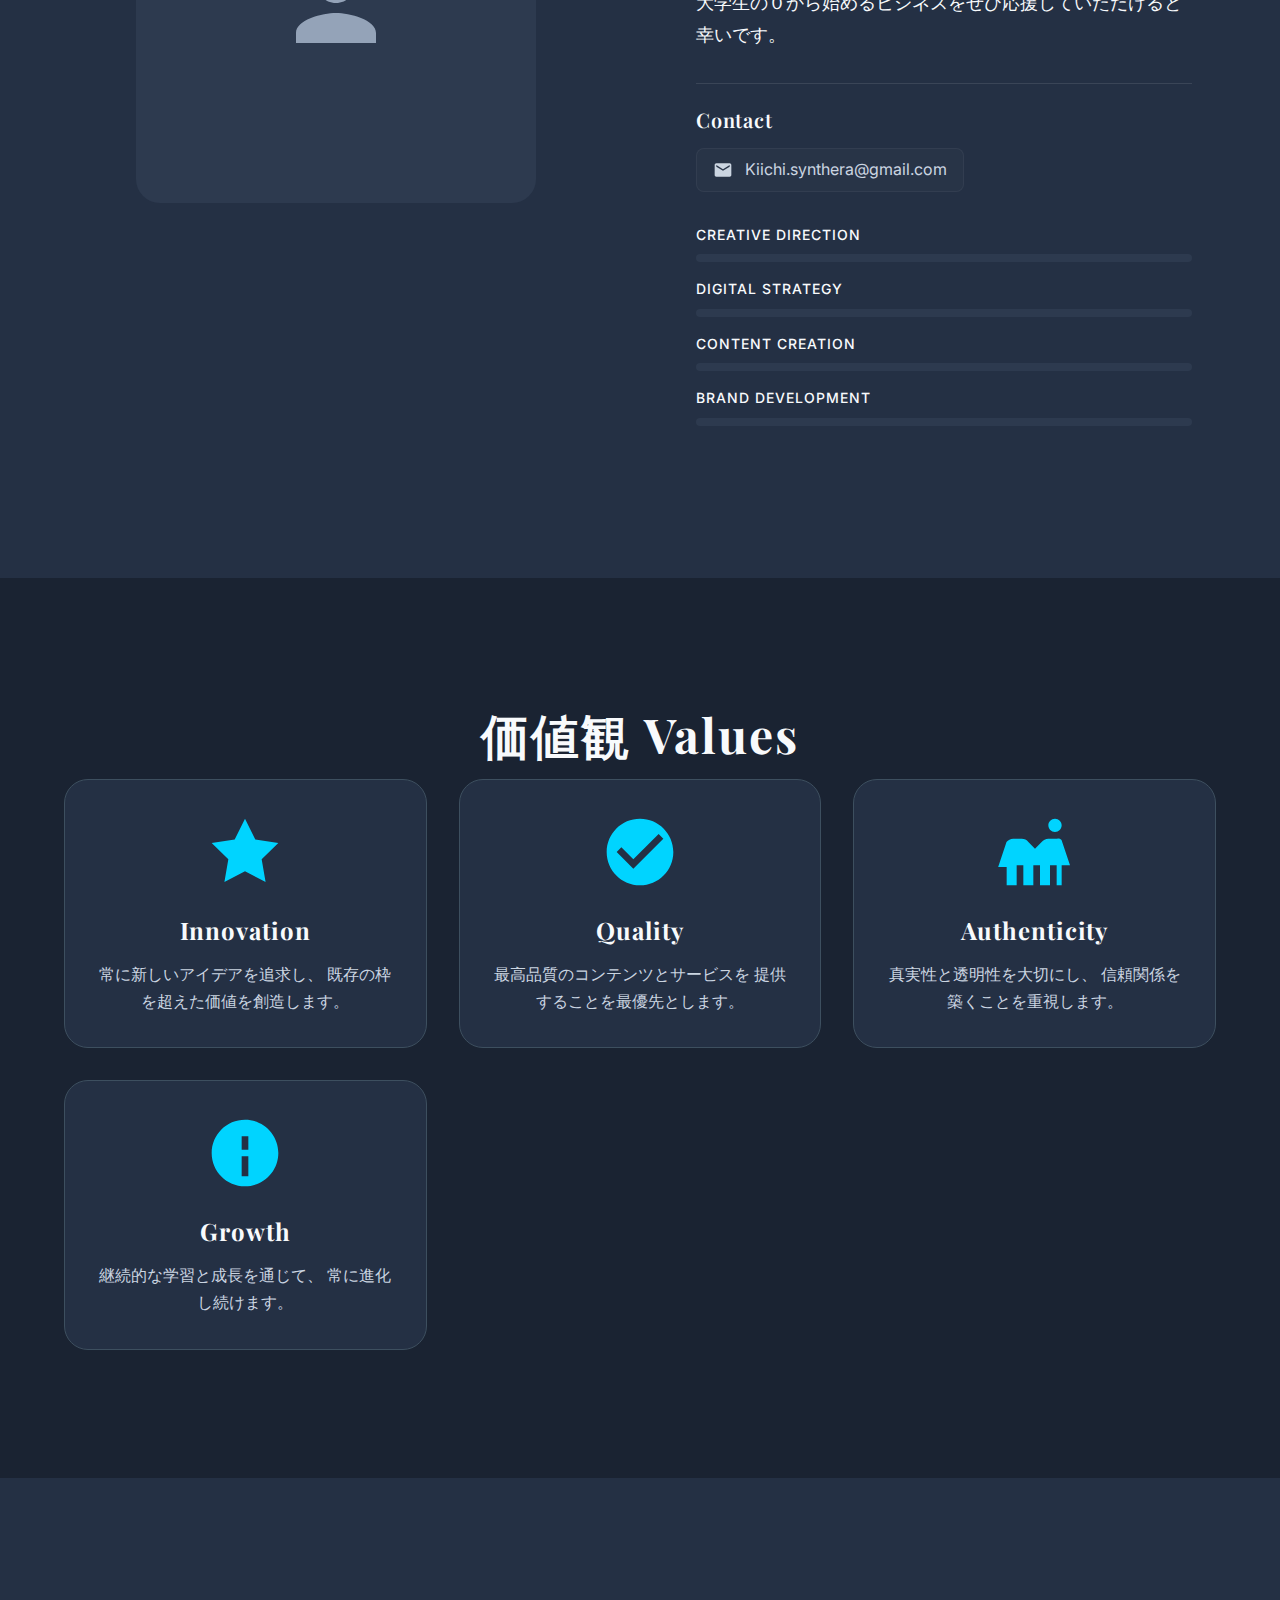
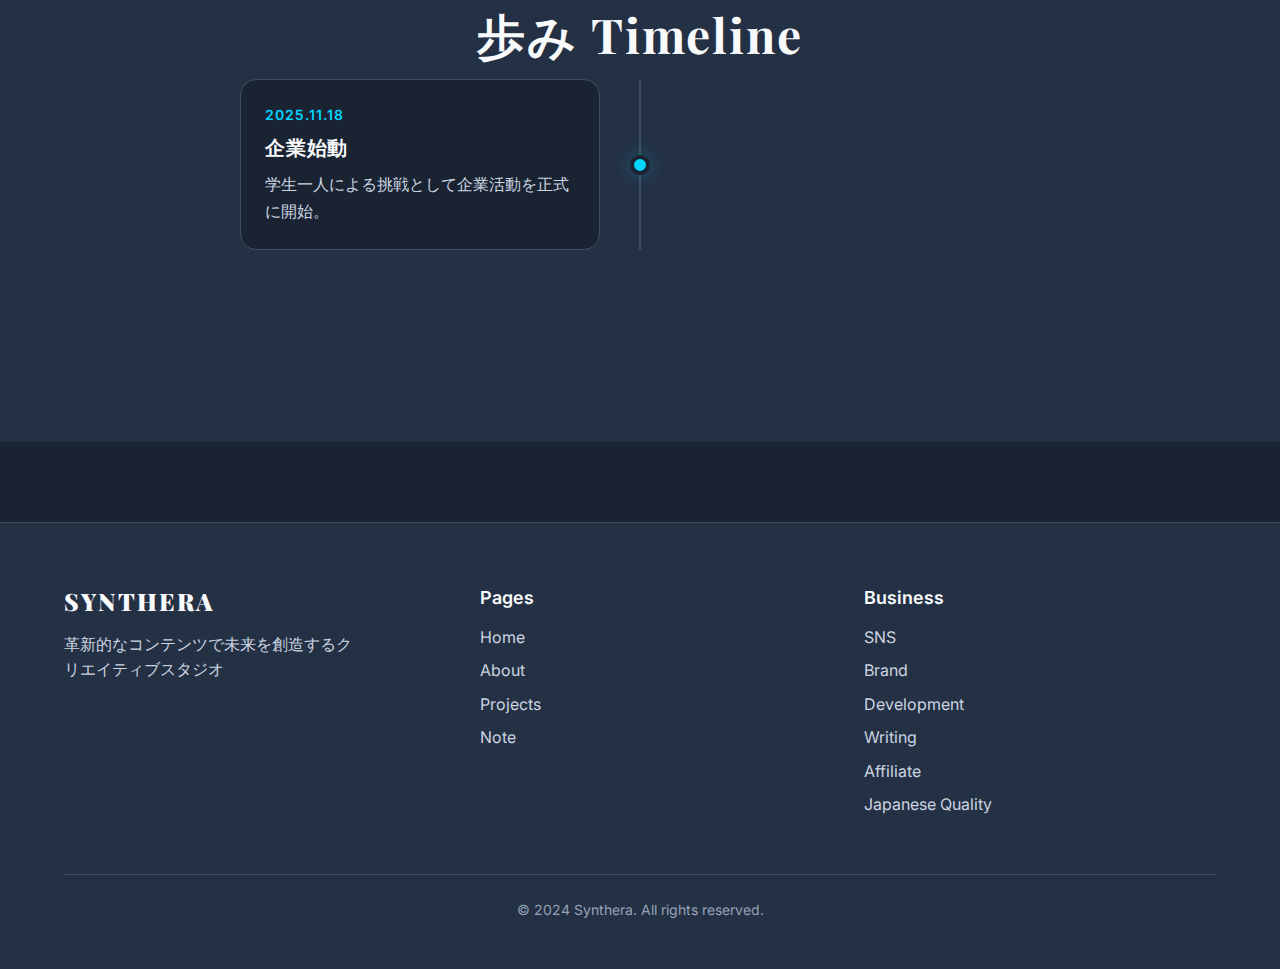
<file: about.html>
<!DOCTYPE html>
<html lang="ja">
<head>
    <meta charset="UTF-8">
    <meta name="viewport" content="width=device-width, initial-scale=1.0">
    <title>About - Synthera</title>
    <meta name="description" content="Syntheraについて詳しく知る。私たちのビジョン、ミッション、そして価値観をご紹介します。">
    
    <!-- Fonts -->
    <link rel="preconnect" href="https://fonts.googleapis.com">
    <link rel="preconnect" href="https://fonts.gstatic.com" crossorigin>
    <link href="https://fonts.googleapis.com/css2?family=Inter:wght@300;400;500;600;700;800;900&family=Playfair+Display:wght@500;600;700&display=swap" rel="stylesheet">
    
    <!-- Stylesheets -->
    <link rel="stylesheet" href="css/style.css">
    <link rel="stylesheet" href="css/about.css">
    
    <!-- Favicon -->
    <link rel="icon" type="image/svg+xml" href="assets/icons/favicon.svg">
</head>
<body>
    <!-- Custom Cursor -->
    <div class="cursor" id="cursor"></div>
    <div class="cursor-trail" id="cursor-trail"></div>
    
    <!-- Navigation -->
    <nav class="navbar" id="navbar">
        <div class="nav-container">
            <div class="nav-logo">
                <a href="index.html" class="logo-link">
                    <span class="logo-text">SYNTHERA</span>
                </a>
            </div>
            
            <div class="nav-menu" id="nav-menu">
                <div class="nav-menu-close" id="nav-menu-close">
                    <!-- Close button content will be generated by CSS -->
                </div>
                <ul class="nav-list">
                    <li class="nav-item">
                        <a href="index.html" class="nav-link">Home</a>
                    </li>
                    <li class="nav-item">
                        <a href="about.html" class="nav-link active">About</a>
                    </li>
                    <li class="nav-item">
                        <a href="projects.html" class="nav-link">Projects</a>
                    </li>
                    <li class="nav-item">
                        <a href="note.html" class="nav-link">Note</a>
                    </li>
                    <li class="nav-item">
                        <a href="affiling.html" class="nav-link">Affiling</a>
                    </li>
                </ul>
            </div>
            
            <button type="button" class="nav-toggle" id="nav-toggle" aria-label="メニューを開く" aria-expanded="false" aria-controls="nav-menu">
                <span class="bar"></span>
                <span class="bar"></span>
                <span class="bar"></span>
            </button>
        </div>
    </nav>

    <!-- Scroll Progress Bar -->
    <div class="scroll-progress" id="scroll-progress"></div>

    <!-- Main Content -->
    <main>
        <!-- Page Header -->
        <section class="page-header">
            <div class="container">
                <div class="header-content">
                    <h1 class="page-title">
                        <span class="title-line">
                            <span class="title-word" data-word="ABOUT">ABOUT</span>
                        </span>
                        <span class="title-line">
                            <span class="title-word" data-word="SYNTHERA">SYNTHERA</span>
                        </span>
                    </h1>
                    <p class="page-subtitle">
                        私たちの物語と未来への想い
                    </p>
                </div>
            </div>
        </section>

        <!-- Vision & Mission -->
        <section class="vision-mission" id="vision-mission">
            <div class="container">
                <div class="vm-content">
                    <div class="vm-item">
                        <div class="vm-number">01</div>
                        <h2 class="vm-title">Vision</h2>
                        <p class="vm-description">
                            テクノロジーとクリエイティビティの融合により、
                            新しい価値を創造し、世界をより良くしていく。
                        </p>
                    </div>
                    
                    <div class="vm-item">
                        <div class="vm-number">02</div>
                        <h2 class="vm-title">Mission</h2>
                        <p class="vm-description">
                            革新的なコンテンツとサービスを通じて、
                            人々の生活を豊かにし、可能性を広げる。
                        </p>
                    </div>
                </div>
            </div>
        </section>

        <!-- Profile Section -->
        <section class="profile-section" id="profile-section">
            <div class="container">
                <div class="profile-content">
                    <div class="profile-image">
                        <div class="image-container">
                            <div class="image-placeholder">
                                <svg viewBox="0 0 24 24" fill="currentColor">
                                    <path d="M12 12c2.21 0 4-1.79 4-4s-1.79-4-4-4-4 1.79-4 4 1.79 4 4 4zm0 2c-2.67 0-8 1.34-8 4v2h16v-2c0-2.66-5.33-4-8-4z"/>
                                </svg>
                            </div>
                            <div class="image-overlay"></div>
                        </div>
                    </div>
                    
                    <div class="profile-text">
                        <h2 class="profile-title">代表者プロフィール</h2>
                        <div class="profile-info">
                            <p class="profile-name">筑井貴一</p>
                            <p class="profile-birthdate">生年月日: 2006年11月18日</p>
                        </div>
                        <div class="profile-description">
                            <p>
                                Syntheraの代表として、テクノロジーとクリエイティビティの
                                融合領域で新しい価値の創造に取り組んでいます。
                            </p>
                            <p>
                                SNS運用、ブランド構築、アプリ開発、ライティング活動、
                                そして「This is Japanese Quality」を通じて、多角的なアプローチで
                                革新的なコンテンツを提供しています。
                            </p>
                            <p class="profile-closing">
                                大学生の０から始めるビジネスをぜひ応援していただけると幸いです。
                            </p>
                        </div>
                        
                        <div class="profile-contact">
                            <h3 class="contact-title">Contact</h3>
                            <div class="contact-info">
                                <a href="mailto:Kiichi.synthera@gmail.com" class="contact-email">
                                    <svg viewBox="0 0 24 24" fill="currentColor" class="contact-icon">
                                        <path d="M20 4H4c-1.1 0-1.99.9-1.99 2L2 18c0 1.1.9 2 2 2h16c1.1 0 2-.9 2-2V6c0-1.1-.9-2-2-2zm0 4l-8 5-8-5V6l8 5 8-5v2z"/>
                                    </svg>
                                    <span>Kiichi.synthera@gmail.com</span>
                                </a>
                            </div>
                        </div>
                        
                        <div class="profile-skills">
                            <div class="skill-item">
                                <span class="skill-label">Creative Direction</span>
                                <div class="skill-bar">
                                    <div class="skill-progress" data-width="95%"></div>
                                </div>
                            </div>
                            <div class="skill-item">
                                <span class="skill-label">Digital Strategy</span>
                                <div class="skill-bar">
                                    <div class="skill-progress" data-width="90%"></div>
                                </div>
                            </div>
                            <div class="skill-item">
                                <span class="skill-label">Content Creation</span>
                                <div class="skill-bar">
                                    <div class="skill-progress" data-width="88%"></div>
                                </div>
                            </div>
                            <div class="skill-item">
                                <span class="skill-label">Brand Development</span>
                                <div class="skill-bar">
                                    <div class="skill-progress" data-width="92%"></div>
                                </div>
                            </div>
                        </div>
                    </div>
                </div>
            </div>
        </section>

        <!-- Values Section -->
        <section class="values-section" id="values-section">
            <div class="container">
                <h2 class="section-title centered">
                    <span class="title-text">価値観</span>
                    <span class="title-accent">Values</span>
                </h2>
                
                <div class="values-grid">
                    <div class="value-card">
                        <div class="card-icon">
                            <svg viewBox="0 0 24 24" fill="currentColor">
                                <path d="M12 2l3.09 6.26L22 9.27l-5 4.87 1.18 6.88L12 17.77l-6.18 3.25L7 14.14 2 9.27l6.91-1.01L12 2z"/>
                            </svg>
                        </div>
                        <h3 class="card-title">Innovation</h3>
                        <p class="card-description">
                            常に新しいアイデアを追求し、
                            既存の枠を超えた価値を創造します。
                        </p>
                    </div>
                    
                    <div class="value-card">
                        <div class="card-icon">
                            <svg viewBox="0 0 24 24" fill="currentColor">
                                <path d="M12 2C6.48 2 2 6.48 2 12s4.48 10 10 10 10-4.48 10-10S17.52 2 12 2zm-2 15l-5-5 1.41-1.41L10 14.17l7.59-7.59L19 8l-9 9z"/>
                            </svg>
                        </div>
                        <h3 class="card-title">Quality</h3>
                        <p class="card-description">
                            最高品質のコンテンツとサービスを
                            提供することを最優先とします。
                        </p>
                    </div>
                    
                    <div class="value-card">
                        <div class="card-icon">
                            <svg viewBox="0 0 24 24" fill="currentColor">
                                <path d="M16 4c0-1.11.89-2 2-2s2 .89 2 2-.89 2-2 2-2-.89-2-2zm4 18v-6h2.5l-2.54-7.63A1.5 1.5 0 0 0 18.54 8H16c-.8 0-1.54.37-2.01.99L12 11.01 10.01 8.99A2.5 2.5 0 0 0 8 8H5.46c-.8 0-1.54.37-2.01.99L.95 16.5H3.5V22h3v-6h2v6h3v-6h2v6h3v-6h2v6h3z"/>
                            </svg>
                        </div>
                        <h3 class="card-title">Authenticity</h3>
                        <p class="card-description">
                            真実性と透明性を大切にし、
                            信頼関係を築くことを重視します。
                        </p>
                    </div>
                    
                    <div class="value-card">
                        <div class="card-icon">
                            <svg viewBox="0 0 24 24" fill="currentColor">
                                <path d="M12 2C6.48 2 2 6.48 2 12s4.48 10 10 10 10-4.48 10-10S17.52 2 12 2zm1 17h-2v-6h2v6zm0-8h-2V7h2v4z"/>
                            </svg>
                        </div>
                        <h3 class="card-title">Growth</h3>
                        <p class="card-description">
                            継続的な学習と成長を通じて、
                            常に進化し続けます。
                        </p>
                    </div>
                </div>
            </div>
        </section>

        <!-- Timeline Section -->
        <section class="timeline-section" id="timeline-section">
            <div class="container">
                <h2 class="section-title centered">
                    <span class="title-text">歩み</span>
                    <span class="title-accent">Timeline</span>
                </h2>
                
                <div class="timeline">
                    <div class="timeline-item">
                        <div class="timeline-marker"></div>
                        <div class="timeline-content">
                            <div class="timeline-date">2025.11.18</div>
                            <h3 class="timeline-title">企業始動</h3>
                            <p class="timeline-description">
                                学生一人による挑戦として企業活動を正式に開始。
                            </p>
                        </div>
                    </div>
                </div>
            </div>
        </section>
    </main>

    <!-- Footer -->
    <footer class="footer">
        <div class="container">
            <div class="footer-content">
                <div class="footer-brand">
                    <h3 class="footer-logo">SYNTHERA</h3>
                    <p class="footer-description">
                        革新的なコンテンツで未来を創造するクリエイティブスタジオ
                    </p>
                </div>
                
                <div class="footer-links">
                    <div class="footer-column">
                        <h4 class="footer-title">Pages</h4>
                        <ul class="footer-list">
                            <li><a href="index.html" class="footer-link">Home</a></li>
                            <li><a href="about.html" class="footer-link">About</a></li>
                            <li><a href="projects.html" class="footer-link">Projects</a></li>
                            <li><a href="note.html" class="footer-link">Note</a></li>
                        </ul>
                    </div>
                    
                    <div class="footer-column">
                        <h4 class="footer-title">Business</h4>
                        <ul class="footer-list">
                            <li><a href="#" class="footer-link">SNS</a></li>
                            <li><a href="#" class="footer-link">Brand</a></li>
                            <li><a href="#" class="footer-link">Development</a></li>
                            <li><a href="#" class="footer-link">Writing</a></li>
                            <li><a href="#" class="footer-link">Affiliate</a></li>
                            <li><a href="japanese-quality.html" class="footer-link">Japanese Quality</a></li>
                        </ul>
                    </div>
                </div>
            </div>
            
            <div class="footer-bottom">
                <p class="footer-copyright">
                    © 2024 Synthera. All rights reserved.
                </p>
            </div>
        </div>
    </footer>

    <!-- Scripts -->
    <script src="js/main.js"></script>
    <script src="js/navigation.js"></script>
    <script src="js/animations.js"></script>
</body>
</html>
</file>
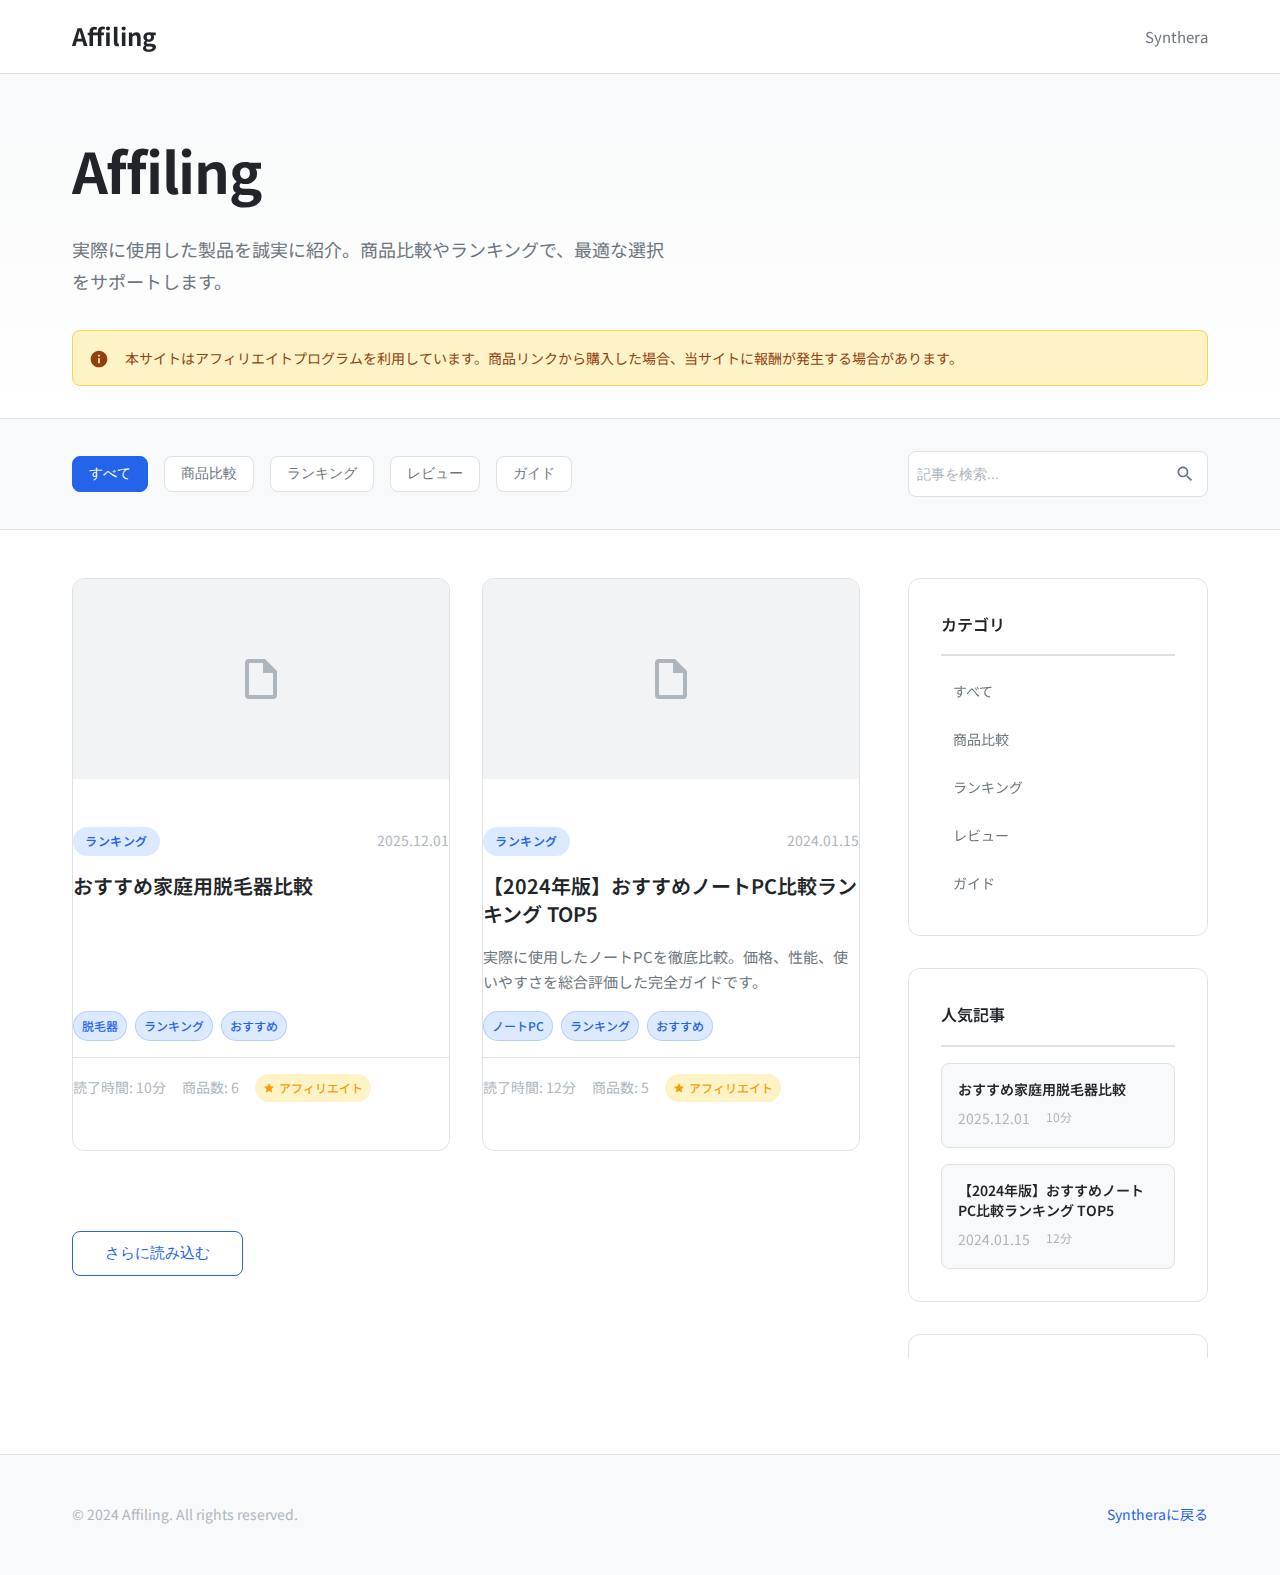
<file: affiling.html>
<!DOCTYPE html>
<html lang="ja">
<head>
    <meta charset="UTF-8">
    <meta name="viewport" content="width=device-width, initial-scale=1.0">
    <title>Affiling - 商品比較・レビュー | Synthera</title>
    <meta name="description" content="Affilingは、商品比較やランキング、レビュー記事を提供するWebサイトです。実際に使用した製品を誠実に紹介しています。">
    
    <!-- Fonts -->
    <link rel="preconnect" href="https://fonts.googleapis.com">
    <link rel="preconnect" href="https://fonts.gstatic.com" crossorigin>
    <link href="https://fonts.googleapis.com/css2?family=Noto+Sans+JP:wght@300;400;500;600;700&family=Inter:wght@300;400;500;600;700&family=Playfair+Display:wght@500;600;700&display=swap" rel="stylesheet">
    
    <!-- Stylesheets -->
    <link rel="stylesheet" href="css/affiling.css">
    
    <!-- Open Graph / Twitter -->
    <meta property="og:type" content="website">
    <meta property="og:title" content="Affiling - 商品比較・レビュー | Synthera">
    <meta property="og:description" content="Affilingは、商品比較やランキング、レビュー記事を提供するWebサイトです。実際に使用した製品を誠実に紹介しています。">
    <meta property="og:url" content="https://synthera.jp/affiling.html">
    <meta property="og:image" content="https://synthera.jp/assets/og/affiling-default.jpg">
    <meta property="og:site_name" content="Affiling">
    <meta name="twitter:card" content="summary_large_image">
    <meta name="twitter:title" content="Affiling - 商品比較・レビュー | Synthera">
    <meta name="twitter:description" content="Affilingは、商品比較やランキング、レビュー記事を提供するWebサイトです。実際に使用した製品を誠実に紹介しています。">
    <meta name="twitter:image" content="https://synthera.jp/assets/og/affiling-default.jpg">
    <meta name="twitter:url" content="https://synthera.jp/affiling.html">
    
    <!-- Structured Data -->
    <script type="application/ld+json">
    {
      "@context": "https://schema.org",
      "@type": "WebSite",
      "name": "Affiling",
      "url": "https://synthera.jp/affiling.html",
      "description": "Affilingは、商品比較やランキング、レビュー記事を提供するWebサイトです。実際に使用した製品を誠実に紹介しています。",
      "publisher": {
        "@type": "Organization",
        "name": "Synthera",
        "url": "https://synthera.jp",
        "logo": {
          "@type": "ImageObject",
          "url": "https://synthera.jp/assets/icons/favicon.svg"
        }
      }
    }
    </script>
    
    <!-- Favicon -->
    <link rel="icon" type="image/svg+xml" href="assets/icons/favicon.svg">
</head>
<body>
    <!-- Navigation -->
    <nav class="affiling-nav">
        <div class="nav-container">
            <div class="nav-logo">
                <a href="affiling.html" class="logo-link">Affiling</a>
            </div>
            <div class="nav-links">
                <a href="index.html" class="nav-link">Synthera</a>
            </div>
        </div>
    </nav>

    <!-- Main Content -->
    <main class="affiling-main">
        <!-- Page Header -->
        <header class="page-header">
            <div class="container">
                <h1 class="page-title">Affiling</h1>
                <p class="page-description">
                        実際に使用した製品を誠実に紹介。商品比較やランキングで、最適な選択をサポートします。
                    </p>
                <div class="disclosure-banner">
                    <svg viewBox="0 0 24 24" fill="currentColor" width="20" height="20">
                            <path d="M12 2C6.48 2 2 6.48 2 12s4.48 10 10 10 10-4.48 10-10S17.52 2 12 2zm1 15h-2v-6h2v6zm0-8h-2V7h2v2z"/>
                        </svg>
                    <span>本サイトはアフィリエイトプログラムを利用しています。商品リンクから購入した場合、当サイトに報酬が発生する場合があります。</span>
                </div>
            </div>
        </header>

        <!-- Filter Section -->
        <section class="filter-section">
            <div class="container">
                <div class="filter-wrapper">
                    <div class="filter-tabs">
                        <button class="filter-tab active" data-filter="all">すべて</button>
                        <button class="filter-tab" data-filter="comparison">商品比較</button>
                        <button class="filter-tab" data-filter="ranking">ランキング</button>
                        <button class="filter-tab" data-filter="review">レビュー</button>
                        <button class="filter-tab" data-filter="guide">ガイド</button>
                    </div>
                    <div class="search-wrapper">
                        <input type="text" id="search-input" placeholder="記事を検索..." class="search-input">
                        <button class="search-button" id="search-button" aria-label="検索">
                            <svg viewBox="0 0 24 24" fill="currentColor" width="20" height="20">
                                <path d="M15.5 14h-.79l-.28-.27C15.41 12.59 16 11.11 16 9.5 16 5.91 13.09 3 9.5 3S3 5.91 3 9.5 5.91 16 9.5 16c1.61 0 3.09-.59 4.23-1.57l.27.28v.79l5 4.99L20.49 19l-4.99-5zm-6 0C7.01 14 5 11.99 5 9.5S7.01 5 9.5 5 14 7.01 14 9.5 11.99 14 9.5 14z"/>
                            </svg>
                        </button>
                    </div>
                </div>
            </div>
        </section>

        <!-- Articles Section -->
        <section class="articles-section">
            <div class="container">
                <div class="articles-layout">
                    <!-- Main Content -->
                    <div class="articles-main">
                <!-- Loading State -->
                <div class="loading-state" id="loading-state" style="display: block;">
                    <div class="skeleton-grid">
                        <div class="skeleton-card"></div>
                        <div class="skeleton-card"></div>
                        <div class="skeleton-card"></div>
                    </div>
                </div>

                <!-- Articles Grid -->
                <div class="articles-grid" id="articles-grid" style="display: none;">
                    <!-- Articles will be dynamically loaded here -->
                </div>

                <!-- No Results -->
                <div class="no-results" id="no-results" style="display: none;">
                    <svg viewBox="0 0 24 24" fill="currentColor" width="48" height="48">
                            <path d="M12 2C6.48 2 2 6.48 2 12s4.48 10 10 10 10-4.48 10-10S17.52 2 12 2zm1 15h-2v-6h2v6zm0-8h-2V7h2v2z"/>
                        </svg>
                    <h3>記事が見つかりません</h3>
                    <p>検索条件に一致する記事がありません。別のキーワードで検索してみてください。</p>
                </div>

                <!-- Load More Button -->
                <div class="load-more-wrapper">
                    <button class="load-more-button" id="load-more-button" style="display: none;">
                        さらに読み込む
                    </button>
                </div>
                    </div>

                    <!-- Sidebar -->
                    <aside class="articles-sidebar">
                        <!-- Categories -->
                        <div class="sidebar-widget">
                            <h3 class="sidebar-title">カテゴリ</h3>
                            <nav class="sidebar-nav">
                                <a href="affiling.html" class="sidebar-link" data-category="all">すべて</a>
                                <a href="affiling.html#comparison" class="sidebar-link" data-category="comparison">商品比較</a>
                                <a href="affiling.html#ranking" class="sidebar-link" data-category="ranking">ランキング</a>
                                <a href="affiling.html#review" class="sidebar-link" data-category="review">レビュー</a>
                                <a href="affiling.html#guide" class="sidebar-link" data-category="guide">ガイド</a>
                            </nav>
                        </div>

                        <!-- Popular Articles -->
                        <div class="sidebar-widget">
                            <h3 class="sidebar-title">人気記事</h3>
                            <div class="popular-articles" id="popular-articles">
                                <!-- Popular articles will be loaded here -->
                            </div>
                        </div>

                        <!-- Recent Articles -->
                        <div class="sidebar-widget">
                            <h3 class="sidebar-title">新着記事</h3>
                            <div class="recent-articles" id="recent-articles">
                                <!-- Recent articles will be loaded here -->
                            </div>
                        </div>
                    </aside>
                </div>
            </div>
        </section>
    </main>

    <!-- Footer -->
    <footer class="affiling-footer">
        <div class="container">
            <div class="footer-content">
                <p>&copy; 2024 Affiling. All rights reserved.</p>
                <a href="index.html" class="footer-link">Syntheraに戻る</a>
            </div>
        </div>
    </footer>

    <!-- Scripts -->
    <script src="js/affiling.js"></script>
</body>
</html>
</file>
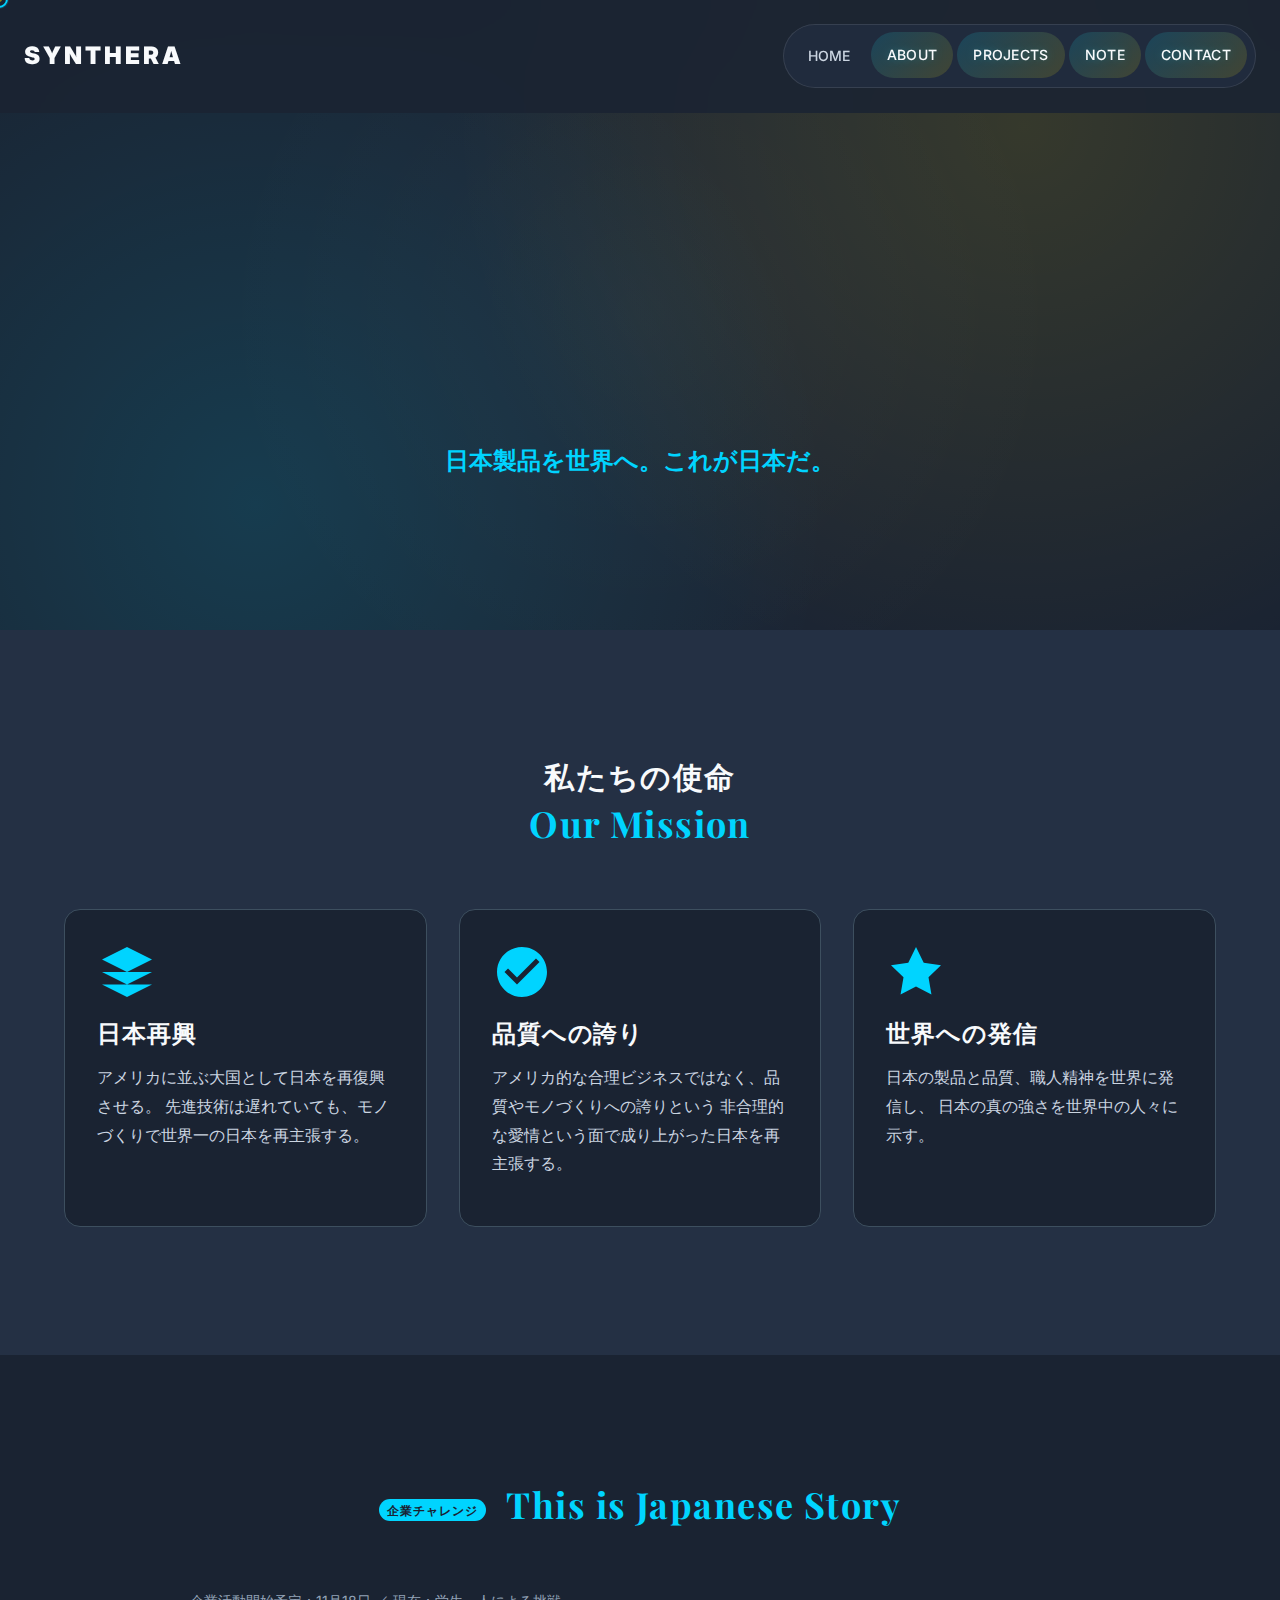
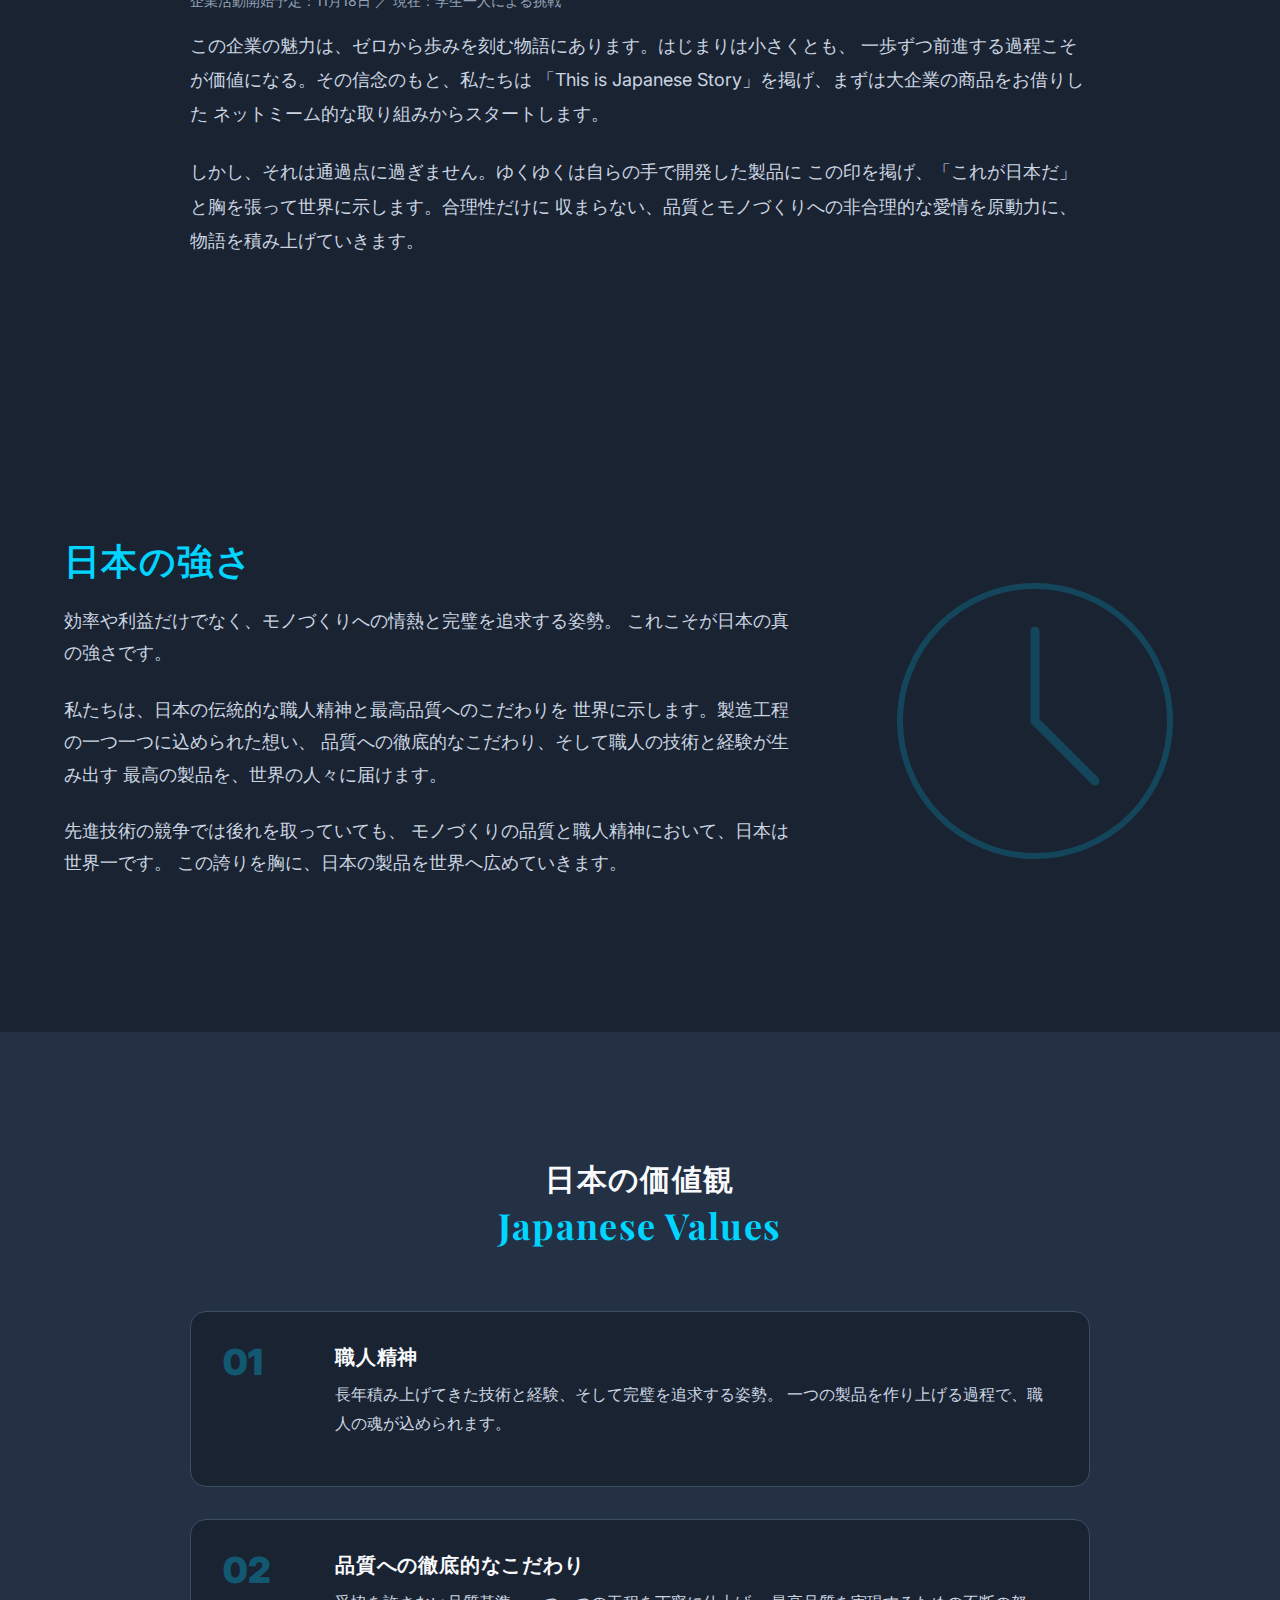
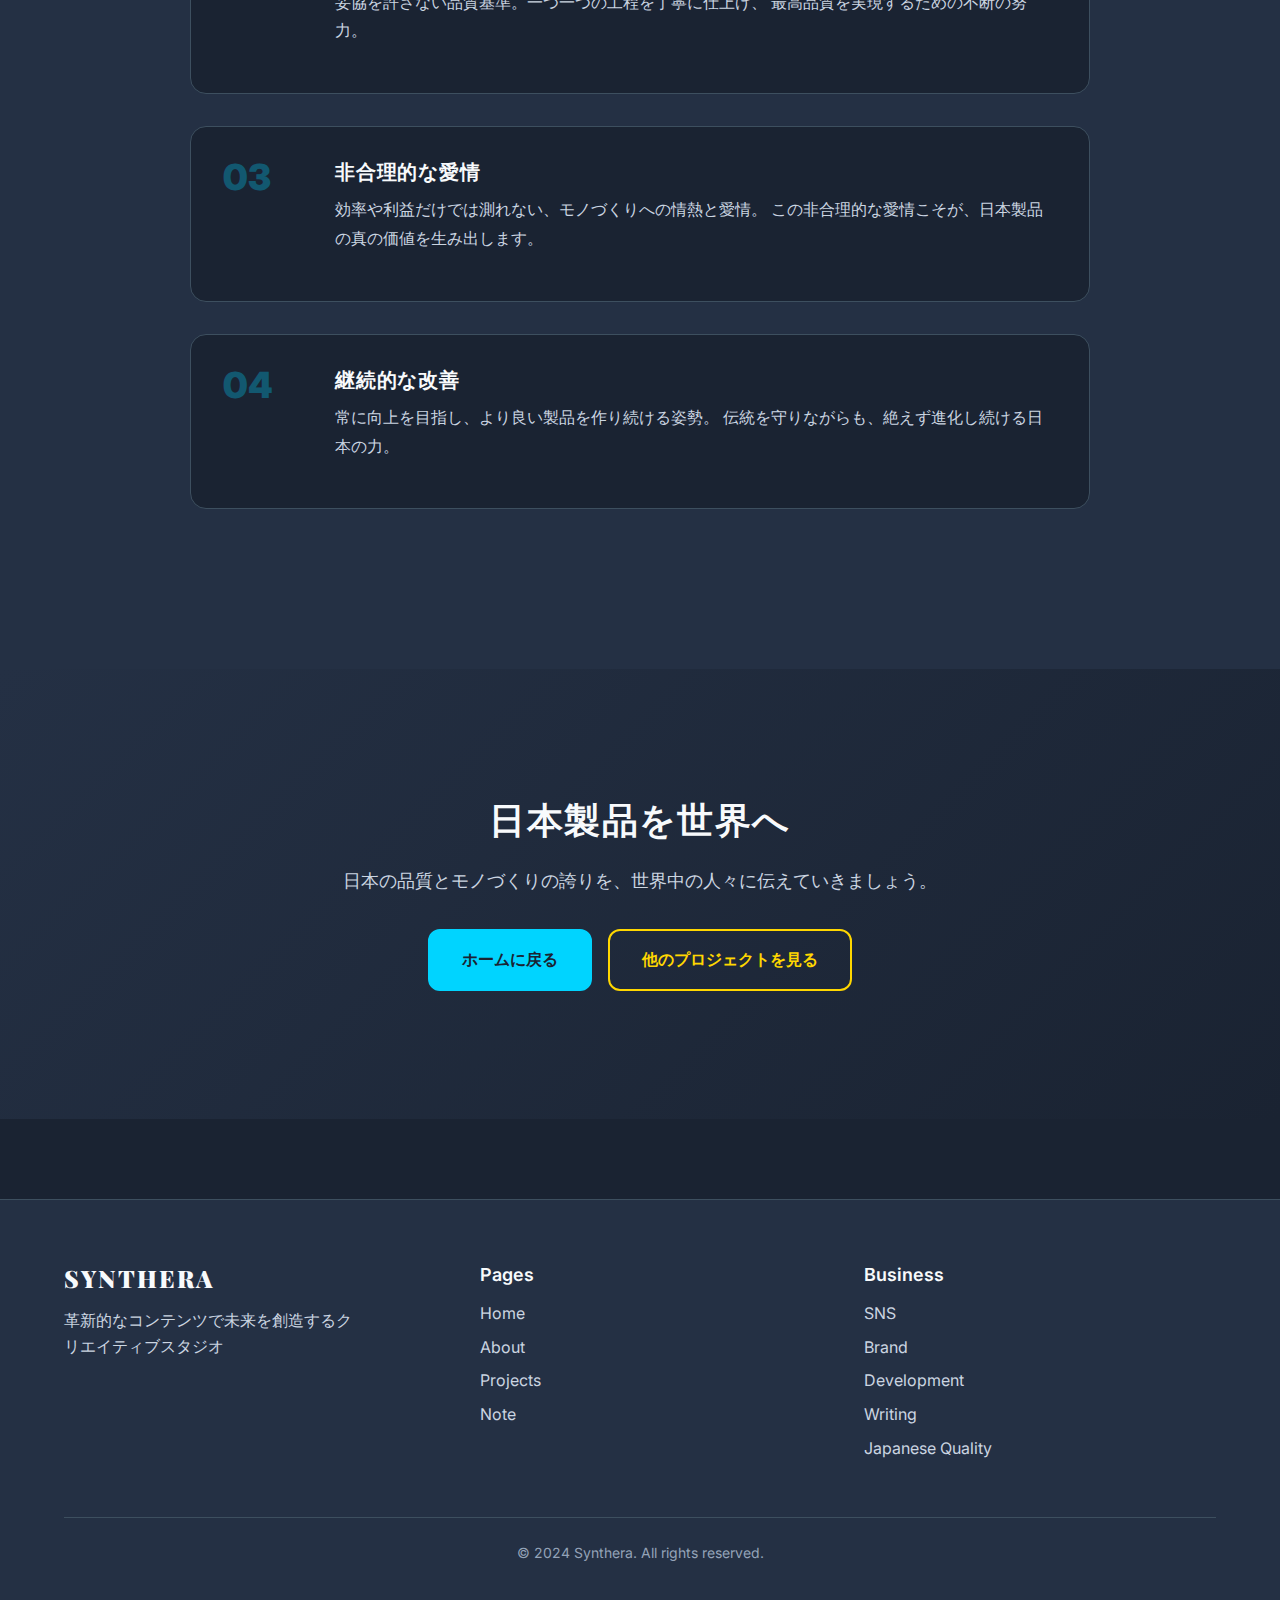
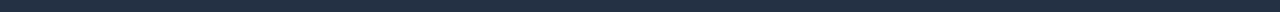
<file: japanese-quality.html>
<!DOCTYPE html>
<html lang="ja">
<head>
    <meta charset="UTF-8">
    <meta name="viewport" content="width=device-width, initial-scale=1.0">
    <title>This is Japanese Quality - Synthera</title>
    <meta name="description" content="日本製品を世界へ。日本の品質とモノづくりの誇りを世界に示す「This is Japanese Quality」プロジェクト。">
    
    <!-- Fonts -->
    <link rel="preconnect" href="https://fonts.googleapis.com">
    <link rel="preconnect" href="https://fonts.gstatic.com" crossorigin>
    <link href="https://fonts.googleapis.com/css2?family=Inter:wght@300;400;500;600;700;800;900&family=Playfair+Display:wght@500;600;700&display=swap" rel="stylesheet">
    
    <!-- Stylesheets -->
    <link rel="stylesheet" href="css/style.css">
    <link rel="stylesheet" href="css/home.css">
    
    <!-- Favicon -->
    <link rel="icon" type="image/svg+xml" href="assets/icons/favicon.svg">
</head>
<body>
    <!-- Custom Cursor -->
    <div class="cursor" id="cursor"></div>
    <div class="cursor-trail" id="cursor-trail"></div>
    
    <!-- Navigation -->
    <nav class="navbar" id="navbar">
        <div class="nav-container">
            <div class="nav-logo">
                <a href="index.html" class="logo-link">
                    <span class="logo-text">SYNTHERA</span>
                </a>
            </div>
            
            <div class="nav-menu" id="nav-menu">
                <div class="nav-menu-close" id="nav-menu-close">
                    <!-- Close button content will be generated by CSS -->
                </div>
                <ul class="nav-list">
                    <li class="nav-item">
                        <a href="index.html" class="nav-link">Home</a>
                    </li>
                    <li class="nav-item">
                        <a href="about.html" class="nav-link">About</a>
                    </li>
                    <li class="nav-item">
                        <a href="projects.html" class="nav-link">Projects</a>
                    </li>
                    <li class="nav-item">
                        <a href="note.html" class="nav-link">Note</a>
                    </li>
                    <li class="nav-item">
                        <a href="contact.html" class="nav-link">Contact</a>
                    </li>
                </ul>
            </div>
            
            <button type="button" class="nav-toggle" id="nav-toggle" aria-label="メニューを開く" aria-expanded="false" aria-controls="nav-menu">
                <span class="bar"></span>
                <span class="bar"></span>
                <span class="bar"></span>
            </button>
        </div>
    </nav>

    <!-- Main Content -->
    <main>
        <!-- Hero Section -->
        <section class="jq-hero">
            <div class="jq-hero-background">
                <div class="gradient-mesh"></div>
            </div>
            
            <div class="container">
                <div class="jq-hero-content">
                    <h1 class="jq-hero-title">
                        <span class="title-line">
                            <span class="title-word" data-word="THIS">THIS</span>
                        </span>
                        <span class="title-line">
                            <span class="title-word" data-word="IS">IS</span>
                        </span>
                        <span class="title-line">
                            <span class="title-word" data-word="JAPANESE">JAPANESE</span>
                        </span>
                        <span class="title-line">
                            <span class="title-word" data-word="QUALITY">QUALITY</span>
                        </span>
                    </h1>
                    <p class="jq-hero-subtitle">
                        日本製品を世界へ。これが日本だ。
                    </p>
                </div>
            </div>
        </section>

        <!-- Mission Section -->
        <section class="jq-mission-section">
            <div class="container">
                <div class="jq-mission-content">
                    <h2 class="section-title centered">
                        <span class="title-text">私たちの使命</span>
                        <span class="title-accent">Our Mission</span>
                    </h2>
                    
                    <div class="mission-grid">
                        <div class="mission-card">
                            <div class="mission-icon">
                                <svg viewBox="0 0 24 24" fill="currentColor">
                                    <path d="M12 2L2 7l10 5 10-5-10-5zM2 17l10 5 10-5M2 12l10 5 10-5"/>
                                </svg>
                            </div>
                            <h3 class="mission-title">日本再興</h3>
                            <p class="mission-description">
                                アメリカに並ぶ大国として日本を再復興させる。
                                先進技術は遅れていても、モノづくりで世界一の日本を再主張する。
                            </p>
                        </div>
                        
                        <div class="mission-card">
                            <div class="mission-icon">
                                <svg viewBox="0 0 24 24" fill="currentColor">
                                    <path d="M12 2C6.48 2 2 6.48 2 12s4.48 10 10 10 10-4.48 10-10S17.52 2 12 2zm-2 15l-5-5 1.41-1.41L10 14.17l7.59-7.59L19 8l-9 9z"/>
                                </svg>
                            </div>
                            <h3 class="mission-title">品質への誇り</h3>
                            <p class="mission-description">
                                アメリカ的な合理ビジネスではなく、品質やモノづくりへの誇りという
                                非合理的な愛情という面で成り上がった日本を再主張する。
                            </p>
                        </div>
                        
                        <div class="mission-card">
                            <div class="mission-icon">
                                <svg viewBox="0 0 24 24" fill="currentColor">
                                    <path d="M12 2l3.09 6.26L22 9.27l-5 4.87 1.18 6.88L12 17.77l-6.18 3.25L7 14.14 2 9.27l6.91-1.01L12 2z"/>
                                </svg>
                            </div>
                            <h3 class="mission-title">世界への発信</h3>
                            <p class="mission-description">
                                日本の製品と品質、職人精神を世界に発信し、
                                日本の真の強さを世界中の人々に示す。
                            </p>
                        </div>
                    </div>
                </div>
            </div>
        </section>

        <!-- Challenge & Story Section -->
        <section class="jq-challenge-section">
            <div class="container">
                <h2 class="section-title centered">
                    <span class="jq-badge">企業チャレンジ</span>
                    <span class="title-accent">This is Japanese Story</span>
                </h2>
                <div class="jq-challenge-content">
                    <div class="challenge-text">
                        <p class="jq-meta">企業活動開始予定：11月18日 ／ 現在：学生一人による挑戦</p>
                        <p class="challenge-description">
                            この企業の魅力は、ゼロから歩みを刻む物語にあります。はじまりは小さくとも、
                            一歩ずつ前進する過程こそが価値になる。その信念のもと、私たちは
                            「This is Japanese Story」を掲げ、まずは大企業の商品をお借りした
                            ネットミーム的な取り組みからスタートします。
                        </p>
                        <p class="challenge-description">
                            しかし、それは通過点に過ぎません。ゆくゆくは自らの手で開発した製品に
                            この印を掲げ、「これが日本だ」と胸を張って世界に示します。合理性だけに
                            収まらない、品質とモノづくりへの非合理的な愛情を原動力に、物語を積み上げていきます。
                        </p>
                    </div>
                </div>
            </div>
        </section>

        <!-- Philosophy Section -->
        <section class="jq-philosophy-section">
            <div class="container">
                <div class="jq-philosophy-content">
                    <div class="philosophy-text">
                        <h2 class="section-title">
                            <span class="title-accent">日本の強さ</span>
                        </h2>
                        <div class="philosophy-description">
                            <p>
                                効率や利益だけでなく、モノづくりへの情熱と完璧を追求する姿勢。
                                これこそが日本の真の強さです。
                            </p>
                            <p>
                                私たちは、日本の伝統的な職人精神と最高品質へのこだわりを
                                世界に示します。製造工程の一つ一つに込められた想い、
                                品質への徹底的なこだわり、そして職人の技術と経験が生み出す
                                最高の製品を、世界の人々に届けます。
                            </p>
                            <p>
                                先進技術の競争では後れを取っていても、
                                モノづくりの品質と職人精神において、日本は世界一です。
                                この誇りを胸に、日本の製品を世界へ広めていきます。
                            </p>
                        </div>
                    </div>
                    
                    <div class="philosophy-visual">
                        <div class="visual-circle">
                            <svg viewBox="0 0 100 100" fill="none">
                                <circle cx="50" cy="50" r="45" stroke="currentColor" stroke-width="2"/>
                                <path d="M50 20 L50 50 L70 70" stroke="currentColor" stroke-width="3" stroke-linecap="round"/>
                            </svg>
                        </div>
                    </div>
                </div>
            </div>
        </section>

        <!-- Values Section -->
        <section class="jq-values-section">
            <div class="container">
                <h2 class="section-title centered">
                    <span class="title-text">日本の価値観</span>
                    <span class="title-accent">Japanese Values</span>
                </h2>
                
                <div class="values-list">
                    <div class="value-item">
                        <div class="value-number">01</div>
                        <div class="value-content">
                            <h3 class="value-title">職人精神</h3>
                            <p class="value-description">
                                長年積み上げてきた技術と経験、そして完璧を追求する姿勢。
                                一つの製品を作り上げる過程で、職人の魂が込められます。
                            </p>
                        </div>
                    </div>
                    
                    <div class="value-item">
                        <div class="value-number">02</div>
                        <div class="value-content">
                            <h3 class="value-title">品質への徹底的なこだわり</h3>
                            <p class="value-description">
                                妥協を許さない品質基準。一つ一つの工程を丁寧に仕上げ、
                                最高品質を実現するための不断の努力。
                            </p>
                        </div>
                    </div>
                    
                    <div class="value-item">
                        <div class="value-number">03</div>
                        <div class="value-content">
                            <h3 class="value-title">非合理的な愛情</h3>
                            <p class="value-description">
                                効率や利益だけでは測れない、モノづくりへの情熱と愛情。
                                この非合理的な愛情こそが、日本製品の真の価値を生み出します。
                            </p>
                        </div>
                    </div>
                    
                    <div class="value-item">
                        <div class="value-number">04</div>
                        <div class="value-content">
                            <h3 class="value-title">継続的な改善</h3>
                            <p class="value-description">
                                常に向上を目指し、より良い製品を作り続ける姿勢。
                                伝統を守りながらも、絶えず進化し続ける日本の力。
                            </p>
                        </div>
                    </div>
                </div>
            </div>
        </section>

        <!-- CTA Section -->
        <section class="jq-cta-section">
            <div class="container">
                <div class="jq-cta-content">
                    <h2 class="jq-cta-title">
                        日本製品を世界へ
                    </h2>
                    <p class="jq-cta-description">
                        日本の品質とモノづくりの誇りを、世界中の人々に伝えていきましょう。
                    </p>
                    <div class="jq-cta-buttons">
                        <a href="index.html" class="cta-button primary">
                            <span class="button-text">ホームに戻る</span>
                            <div class="button-bg"></div>
                        </a>
                        <a href="projects.html" class="cta-button secondary">
                            <span class="button-text">他のプロジェクトを見る</span>
                            <div class="button-bg"></div>
                        </a>
                    </div>
                </div>
            </div>
        </section>
    </main>

    <!-- Footer -->
    <footer class="footer">
        <div class="container">
            <div class="footer-content">
                <div class="footer-brand">
                    <h3 class="footer-logo">SYNTHERA</h3>
                    <p class="footer-description">
                        革新的なコンテンツで未来を創造するクリエイティブスタジオ
                    </p>
                </div>
                
                <div class="footer-links">
                    <div class="footer-column">
                        <h4 class="footer-title">Pages</h4>
                        <ul class="footer-list">
                            <li><a href="index.html" class="footer-link">Home</a></li>
                            <li><a href="about.html" class="footer-link">About</a></li>
                            <li><a href="projects.html" class="footer-link">Projects</a></li>
                            <li><a href="note.html" class="footer-link">Note</a></li>
                        </ul>
                    </div>
                    
                    <div class="footer-column">
                        <h4 class="footer-title">Business</h4>
                        <ul class="footer-list">
                            <li><a href="#" class="footer-link">SNS</a></li>
                            <li><a href="#" class="footer-link">Brand</a></li>
                            <li><a href="#" class="footer-link">Development</a></li>
                            <li><a href="#" class="footer-link">Writing</a></li>
                            <li><a href="japanese-quality.html" class="footer-link">Japanese Quality</a></li>
                        </ul>
                    </div>
                </div>
            </div>
            
            <div class="footer-bottom">
                <p class="footer-copyright">
                    © 2024 Synthera. All rights reserved.
                </p>
            </div>
        </div>
    </footer>

    <!-- Scripts -->
    <script src="js/main.js"></script>
    <script src="js/navigation.js"></script>
    <script src="js/animations.js"></script>
</body>
</html>
</file>
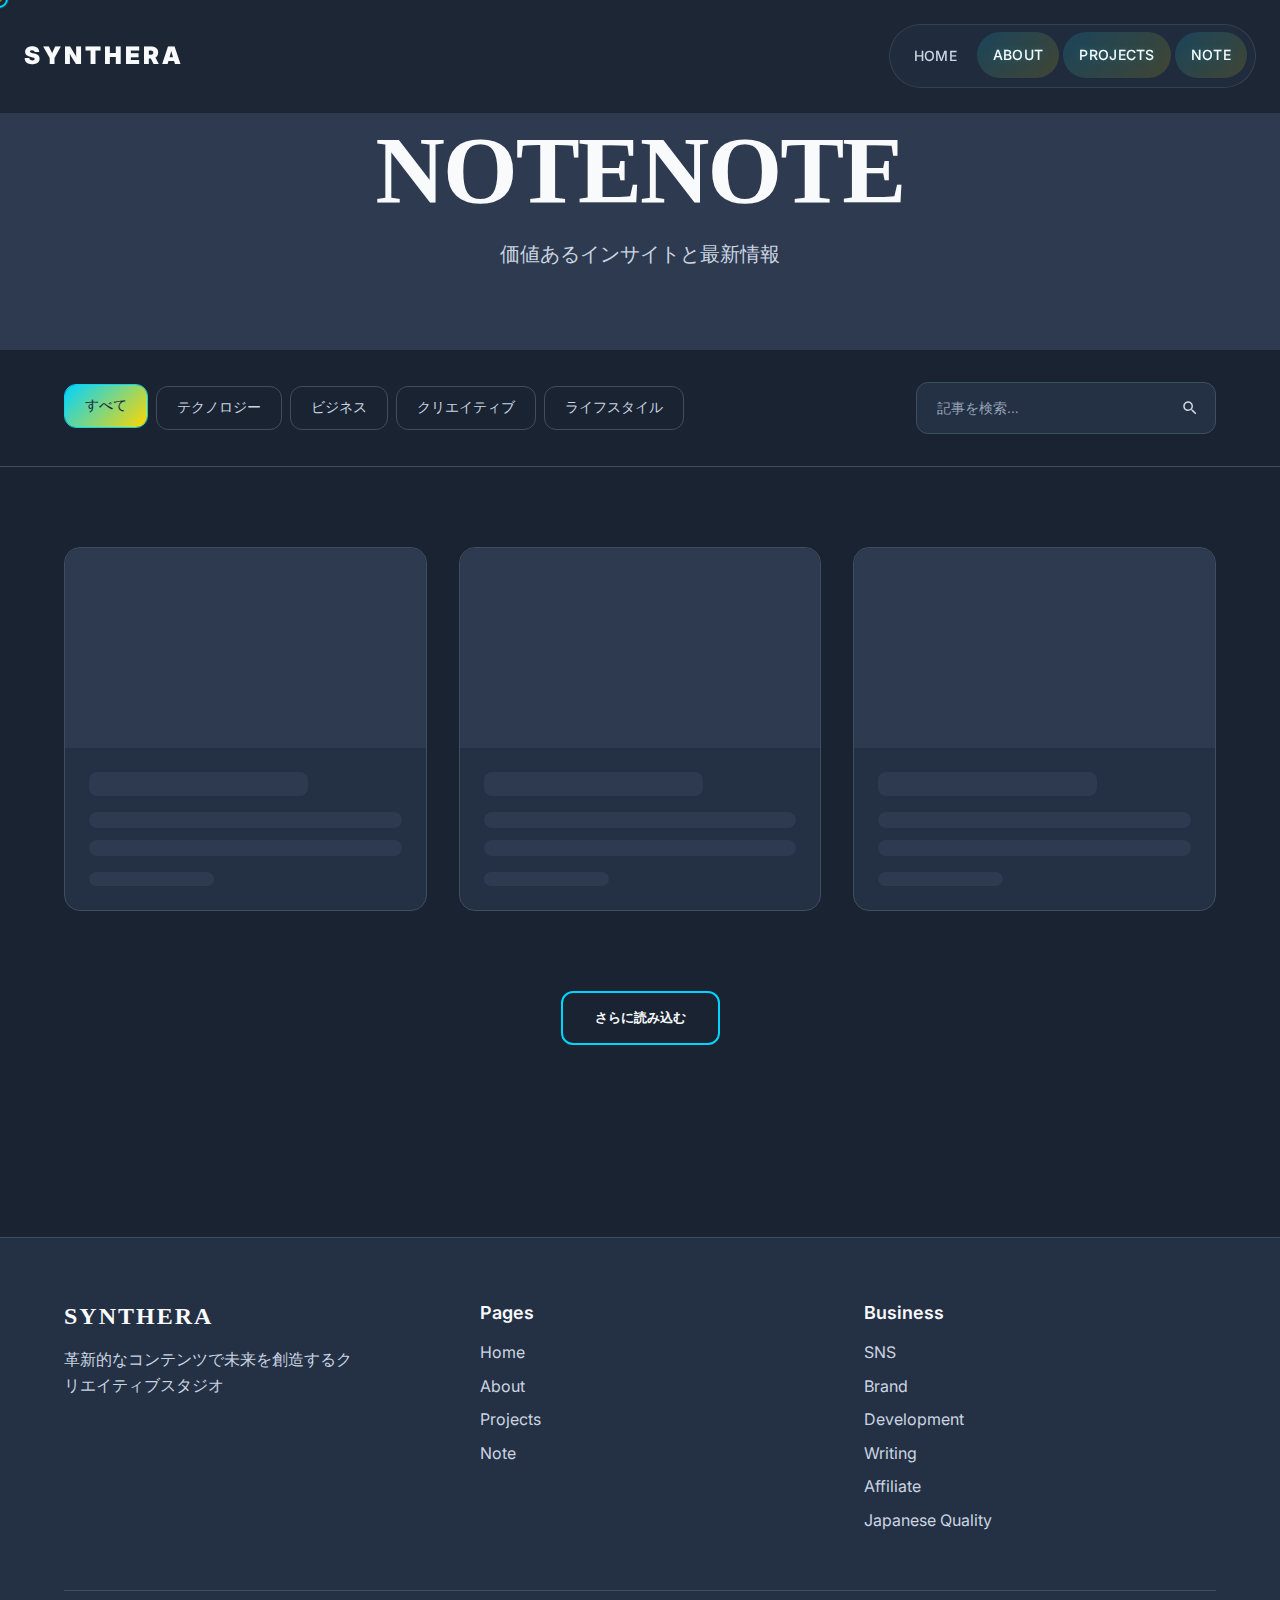
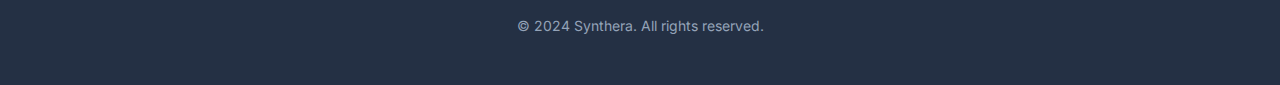
<file: note.html>
<!DOCTYPE html>
<html lang="ja">
<head>
    <meta charset="UTF-8">
    <meta name="viewport" content="width=device-width, initial-scale=1.0">
    <title>Note - Synthera</title>
    <meta name="description" content="Syntheraの最新記事とインサイト。テクノロジー、ビジネス、クリエイティブに関する価値あるコンテンツをお届けします。">
    
    <!-- Fonts -->
    <link rel="preconnect" href="https://fonts.googleapis.com">
    <link rel="preconnect" href="https://fonts.gstatic.com" crossorigin>
    <link href="https://fonts.googleapis.com/css2?family=Inter:wght@300;400;500;600;700;800;900&display=swap" rel="stylesheet">
    
    <!-- Stylesheets -->
    <link rel="stylesheet" href="css/style.css">
    <link rel="stylesheet" href="css/note.css">
    
    <!-- Favicon -->
    <link rel="icon" type="image/svg+xml" href="assets/icons/favicon.svg">
</head>
<body>
    <!-- Custom Cursor -->
    <div class="cursor" id="cursor"></div>
    <div class="cursor-trail" id="cursor-trail"></div>
    
    <!-- Navigation -->
    <nav class="navbar" id="navbar">
        <div class="nav-container">
            <div class="nav-logo">
                <a href="index.html" class="logo-link">
                    <span class="logo-text">SYNTHERA</span>
                </a>
            </div>
            
            <div class="nav-menu" id="nav-menu">
                <div class="nav-menu-close" id="nav-menu-close">
                    <!-- Close button content will be generated by CSS -->
                </div>
                <ul class="nav-list">
                    <li class="nav-item">
                        <a href="index.html" class="nav-link">Home</a>
                    </li>
                    <li class="nav-item">
                        <a href="about.html" class="nav-link">About</a>
                    </li>
                    <li class="nav-item">
                        <a href="projects.html" class="nav-link">Projects</a>
                    </li>
                    <li class="nav-item">
                        <a href="note.html" class="nav-link active">Note</a>
                    </li>
                </ul>
            </div>
            
            <div class="nav-toggle" id="nav-toggle">
                <span class="bar"></span>
                <span class="bar"></span>
                <span class="bar"></span>
            </div>
        </div>
    </nav>

    <!-- Main Content -->
    <main>
        <!-- Page Header -->
        <section class="page-header">
            <div class="container">
                <div class="header-content">
                    <h1 class="page-title">
                        <span class="title-line">
                            <span class="title-word" data-word="NOTE">NOTE</span>
                        </span>
                    </h1>
                    <p class="page-subtitle">
                        価値あるインサイトと最新情報
                    </p>
                </div>
            </div>
        </section>

        <!-- Filter Section -->
        <section class="filter-section" id="filter-section">
            <div class="container">
                <div class="filter-content">
                    <div class="filter-tabs">
                        <button class="filter-button active" data-filter="all">
                            <span class="filter-text">すべて</span>
                        </button>
                        <button class="filter-button" data-filter="technology">
                            <span class="filter-text">テクノロジー</span>
                        </button>
                        <button class="filter-button" data-filter="business">
                            <span class="filter-text">ビジネス</span>
                        </button>
                        <button class="filter-button" data-filter="creative">
                            <span class="filter-text">クリエイティブ</span>
                        </button>
                        <button class="filter-button" data-filter="lifestyle">
                            <span class="filter-text">ライフスタイル</span>
                        </button>
                    </div>
                    
                    <div class="search-box">
                        <input type="text" id="search-input" placeholder="記事を検索..." class="search-input">
                        <button class="search-button">
                            <svg viewBox="0 0 24 24" fill="currentColor">
                                <path d="M15.5 14h-.79l-.28-.27C15.41 12.59 16 11.11 16 9.5 16 5.91 13.09 3 9.5 3S3 5.91 3 9.5 5.91 16 9.5 16c1.61 0 3.09-.59 4.23-1.57l.27.28v.79l5 4.99L20.49 19l-4.99-5zm-6 0C7.01 14 5 11.99 5 9.5S7.01 5 9.5 5 14 7.01 14 9.5 11.99 14 9.5 14z"/>
                            </svg>
                        </button>
                    </div>
                </div>
            </div>
        </section>

        <!-- Articles Grid -->
        <section class="articles-section" id="articles-section">
            <div class="container">
                <!-- Loading State -->
                <div class="loading-state" id="loading-state">
                    <div class="skeleton-grid">
                        <div class="skeleton-card">
                            <div class="skeleton-image"></div>
                            <div class="skeleton-content">
                                <div class="skeleton-title"></div>
                                <div class="skeleton-text"></div>
                                <div class="skeleton-text"></div>
                                <div class="skeleton-meta"></div>
                            </div>
                        </div>
                        <div class="skeleton-card">
                            <div class="skeleton-image"></div>
                            <div class="skeleton-content">
                                <div class="skeleton-title"></div>
                                <div class="skeleton-text"></div>
                                <div class="skeleton-text"></div>
                                <div class="skeleton-meta"></div>
                            </div>
                        </div>
                        <div class="skeleton-card">
                            <div class="skeleton-image"></div>
                            <div class="skeleton-content">
                                <div class="skeleton-title"></div>
                                <div class="skeleton-text"></div>
                                <div class="skeleton-text"></div>
                                <div class="skeleton-meta"></div>
                            </div>
                        </div>
                    </div>
                </div>

                <!-- Articles Grid -->
                <div class="articles-grid" id="articles-grid">
                    <!-- Articles will be dynamically loaded here -->
                </div>

                <!-- No Results -->
                <div class="no-results" id="no-results" style="display: none;">
                    <div class="no-results-icon">
                        <svg viewBox="0 0 24 24" fill="currentColor">
                            <path d="M12 2C6.48 2 2 6.48 2 12s4.48 10 10 10 10-4.48 10-10S17.52 2 12 2zm1 15h-2v-6h2v6zm0-8h-2V7h2v2z"/>
                        </svg>
                    </div>
                    <h3 class="no-results-title">記事が見つかりません</h3>
                    <p class="no-results-description">
                        検索条件に一致する記事がありません。別のキーワードで検索してみてください。
                    </p>
                </div>

                <!-- Load More Button -->
                <div class="load-more-container">
                    <button class="load-more-button" id="load-more-button">
                        <span class="button-text">さらに読み込む</span>
                        <div class="button-bg"></div>
                    </button>
                </div>
            </div>
        </section>
    </main>

    <!-- Footer -->
    <footer class="footer">
        <div class="container">
            <div class="footer-content">
                <div class="footer-brand">
                    <h3 class="footer-logo">SYNTHERA</h3>
                    <p class="footer-description">
                        革新的なコンテンツで未来を創造するクリエイティブスタジオ
                    </p>
                </div>
                
                <div class="footer-links">
                    <div class="footer-column">
                        <h4 class="footer-title">Pages</h4>
                        <ul class="footer-list">
                            <li><a href="index.html" class="footer-link">Home</a></li>
                            <li><a href="about.html" class="footer-link">About</a></li>
                            <li><a href="projects.html" class="footer-link">Projects</a></li>
                            <li><a href="note.html" class="footer-link">Note</a></li>
                        </ul>
                    </div>
                    
                    <div class="footer-column">
                        <h4 class="footer-title">Business</h4>
                        <ul class="footer-list">
                            <li><a href="#" class="footer-link">SNS</a></li>
                            <li><a href="#" class="footer-link">Brand</a></li>
                            <li><a href="#" class="footer-link">Development</a></li>
                            <li><a href="#" class="footer-link">Writing</a></li>
                            <li><a href="#" class="footer-link">Affiliate</a></li>
                            <li><a href="japanese-quality.html" class="footer-link">Japanese Quality</a></li>
                        </ul>
                    </div>
                </div>
            </div>
            
            <div class="footer-bottom">
                <p class="footer-copyright">
                    © 2024 Synthera. All rights reserved.
                </p>
            </div>
        </div>
    </footer>

    <!-- Scripts -->
    <script src="js/main.js"></script>
    <script src="js/navigation.js"></script>
    <script src="js/animations.js"></script>
    <script src="js/notion-integration.js"></script>
</body>
</html>
</file>
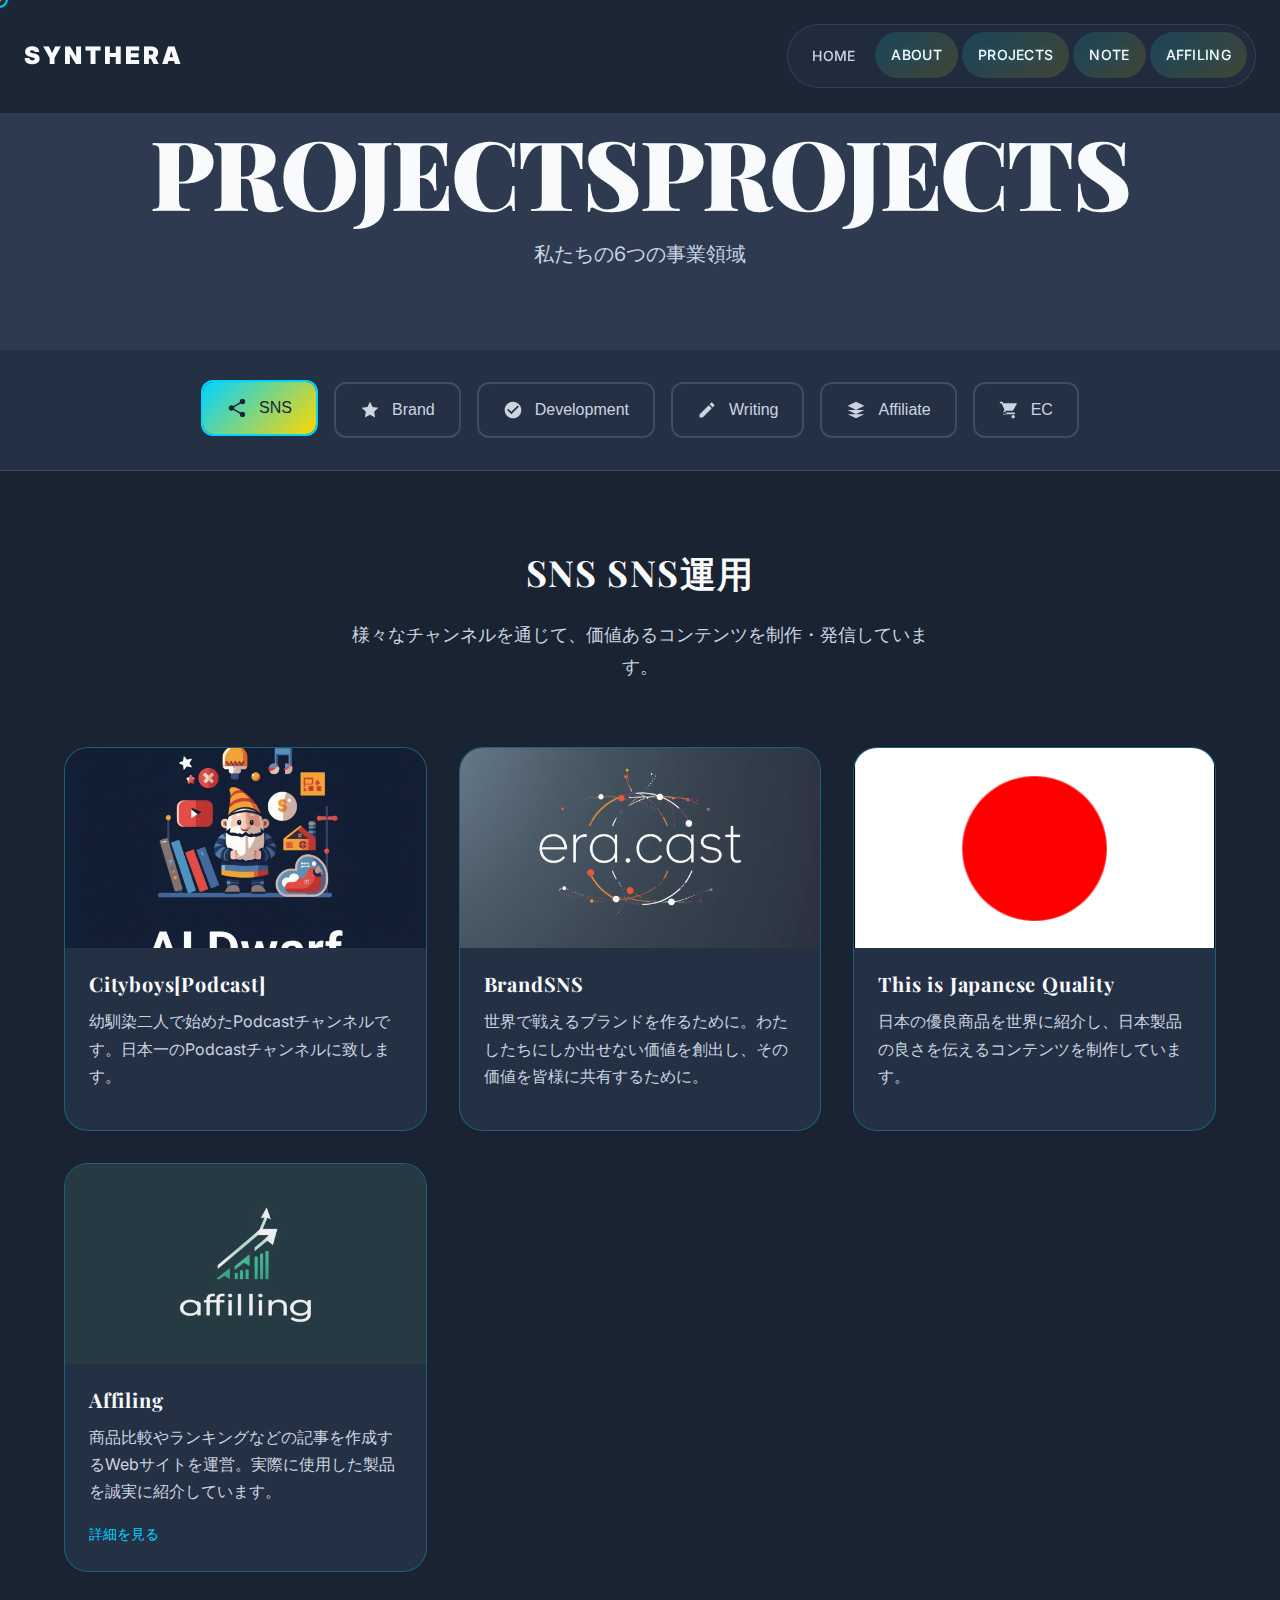
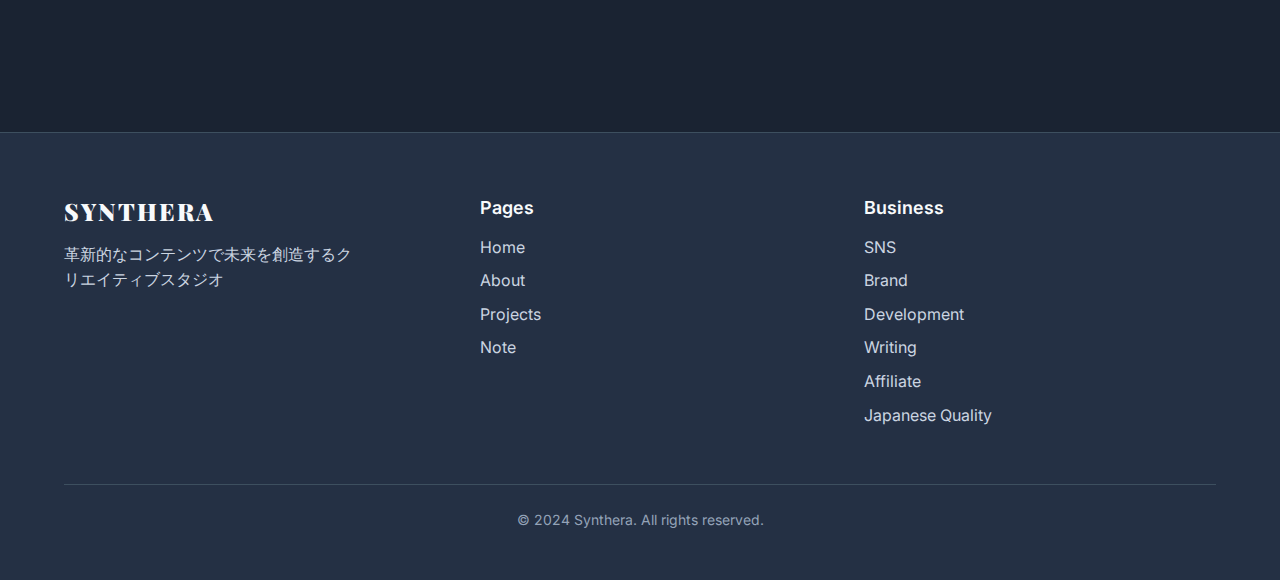
<file: projects.html>
<!DOCTYPE html>
<html lang="ja">
<head>
    <meta charset="UTF-8">
    <meta name="viewport" content="width=device-width, initial-scale=1.0">
    <title>Projects - Synthera</title>
    <meta name="description" content="Syntheraのプロジェクトをご紹介。YouTubeチャンネル運営、ブランド運営、アプリ開発、個人ライティングの4つの事業領域の詳細をご覧ください。">
    
    <!-- Fonts -->
    <link rel="preconnect" href="https://fonts.googleapis.com">
    <link rel="preconnect" href="https://fonts.gstatic.com" crossorigin>
    <link href="https://fonts.googleapis.com/css2?family=Inter:wght@300;400;500;600;700;800;900&family=Playfair+Display:wght@500;600;700&display=swap" rel="stylesheet">
    
    <!-- Stylesheets -->
    <link rel="stylesheet" href="css/style.css">
    <link rel="stylesheet" href="css/projects.css">
    
    <!-- Favicon -->
    <link rel="icon" type="image/svg+xml" href="assets/icons/favicon.svg">
</head>
<body>
    <!-- Custom Cursor -->
    <div class="cursor" id="cursor"></div>
    <div class="cursor-trail" id="cursor-trail"></div>
    
    <!-- Navigation -->
    <nav class="navbar" id="navbar">
        <div class="nav-container">
            <div class="nav-logo">
                <a href="index.html" class="logo-link">
                    <span class="logo-text">SYNTHERA</span>
                </a>
            </div>
            
            <div class="nav-menu" id="nav-menu">
                <ul class="nav-list">
                    <li class="nav-item">
                        <a href="index.html" class="nav-link">Home</a>
                    </li>
                    <li class="nav-item">
                        <a href="about.html" class="nav-link">About</a>
                    </li>
                    <li class="nav-item">
                        <a href="projects.html" class="nav-link active">Projects</a>
                    </li>
                    <li class="nav-item">
                        <a href="note.html" class="nav-link">Note</a>
                    </li>
                    <li class="nav-item">
                        <a href="affiling.html" class="nav-link">Affiling</a>
                    </li>
                </ul>
            </div>
            
            <button type="button" class="nav-toggle" id="nav-toggle" aria-label="メニューを開く" aria-expanded="false" aria-controls="nav-menu">
                <span class="bar"></span>
                <span class="bar"></span>
                <span class="bar"></span>
            </button>
        </div>
    </nav>

    <!-- Main Content -->
    <main>
        <!-- Page Header -->
        <section class="page-header">
            <div class="container">
                <div class="header-content">
                    <h1 class="page-title">
                        <span class="title-line">
                            <span class="title-word" data-word="PROJECTS">PROJECTS</span>
                        </span>
                    </h1>
                    <p class="page-subtitle">
                        私たちの6つの事業領域
                    </p>
                </div>
            </div>
        </section>

        <!-- Project Tabs -->
        <section class="project-tabs" id="project-tabs">
            <div class="container">
                <div class="tabs-navigation">
                    <button class="tab-button active" data-tab="sns">
                        <span class="tab-icon">
                            <svg viewBox="0 0 24 24" fill="currentColor">
                                <path d="M18 16.08c-.76 0-1.44.3-1.96.77L8.91 12.7c.05-.23.09-.46.09-.7s-.04-.47-.09-.7l7.05-4.11c.54.5 1.25.81 2.04.81 1.66 0 3-1.34 3-3s-1.34-3-3-3-3 1.34-3 3c0 .24.04.47.09.7L8.04 9.81C7.5 9.31 6.79 9 6 9c-1.66 0-3 1.34-3 3s1.34 3 3 3c.79 0 1.5-.31 2.04-.81l7.12 4.16c-.05.21-.08.43-.08.65 0 1.61 1.31 2.92 2.92 2.92 1.61 0 2.92-1.31 2.92-2.92s-1.31-2.92-2.92-2.92z"/>
                            </svg>
                        </span>
                        <span class="tab-text">SNS</span>
                    </button>
                    
                    <button class="tab-button" data-tab="brand">
                        <span class="tab-icon">
                            <svg viewBox="0 0 24 24" fill="currentColor">
                                <path d="M12 2l3.09 6.26L22 9.27l-5 4.87 1.18 6.88L12 17.77l-6.18 3.25L7 14.14 2 9.27l6.91-1.01L12 2z"/>
                            </svg>
                        </span>
                        <span class="tab-text">Brand</span>
                    </button>
                    
                    <button class="tab-button" data-tab="development">
                        <span class="tab-icon">
                            <svg viewBox="0 0 24 24" fill="currentColor">
                                <path d="M12 2C6.48 2 2 6.48 2 12s4.48 10 10 10 10-4.48 10-10S17.52 2 12 2zm-2 15l-5-5 1.41-1.41L10 14.17l7.59-7.59L19 8l-9 9z"/>
                            </svg>
                        </span>
                        <span class="tab-text">Development</span>
                    </button>
                    
                    <button class="tab-button" data-tab="writing">
                        <span class="tab-icon">
                            <svg viewBox="0 0 24 24" fill="currentColor">
                                <path d="M3 17.25V21h3.75L17.81 9.94l-3.75-3.75L3 17.25zM20.71 7.04c.39-.39.39-1.02 0-1.41l-2.34-2.34c-.39-.39-1.02-.39-1.41 0l-1.83 1.83 3.75 3.75 1.83-1.83z"/>
                            </svg>
                        </span>
                        <span class="tab-text">Writing</span>
                    </button>
                    
                    <button class="tab-button" data-tab="affiliate">
                        <span class="tab-icon">
                            <svg viewBox="0 0 24 24" fill="currentColor">
                                <path d="M12 2L2 7l10 5 10-5-10-5zM2 17l10 5 10-5M2 12l10 5 10-5"/>
                            </svg>
                        </span>
                        <span class="tab-text">Affiliate</span>
                    </button>
                    
                    <button class="tab-button" data-tab="ec">
                        <span class="tab-icon">
                            <svg viewBox="0 0 24 24" fill="currentColor">
                                <path d="M7 18c-1.1 0-2-.9-2-2s.9-2 2-2 2 .9 2 2-.9 2-2 2zM1 2v2h2l3.6 7.59-1.35 2.45c-.15.28-.25.61-.25.96 0 1.1.9 2 2 2h12v-2H7.42c-.14 0-.25-.11-.25-.25l.03-.12L8.1 13h7.45c.75 0 1.41-.41 1.75-1.03L21.7 4H5.21l-.94-2H1zm16 16c-1.1 0-2 .9-2 2s.9 2 2 2 2-.9 2-2-.9-2-2-2z"/>
                            </svg>
                        </span>
                        <span class="tab-text">EC</span>
                    </button>
                </div>
            </div>
        </section>

        <!-- SNS Tab Content -->
        <section class="tab-content active" id="sns-content">
            <div class="container">
                <div class="project-header">
                    <h2 class="project-title">
                        <span class="title-accent">SNS</span>
                        SNS運用
                    </h2>
                    <p class="project-description">
                        様々なチャンネルを通じて、価値あるコンテンツを制作・発信しています。
                    </p>
                </div>
                
                <div class="project-grid" id="sns-grid">
                    <div class="project-card loading-card" id="sns-grid-loading">
                        <div class="card-content">
                            <h3 class="card-title">Loading...</h3>
                            <p class="card-description">Notion からデータを取得しています。</p>
                        </div>
                    </div>
                </div>
            </div>
        </section>

        <!-- Brand Tab Content -->
        <section class="tab-content" id="brand-content">
            <div class="container">
                <div class="project-header">
                    <h2 class="project-title">
                        <span class="title-accent">Brand</span>
                        ブランド運営
                    </h2>
                    <p class="project-description">
                        独自のブランドアイデンティティを構築し、一貫したメッセージとビジュアルで価値を伝えています。
                    </p>
                </div>
                
                <div class="brand-showcase">
                    <div class="brand-item">
                        <div class="brand-visual">
                            <div class="logo-preview">
                                <span class="logo-text">SYNTHERA</span>
                            </div>
                        </div>
                        <div class="brand-info">
                            <h3 class="brand-title">ブランドロゴ</h3>
                            <p class="brand-description">
                                モダンで洗練されたデザインで、革新的なイメージを表現
                            </p>
                        </div>
                    </div>
                    
                    <div class="brand-item">
                        <div class="brand-visual">
                            <div class="designer-visual">
                                <div class="designer-avatar"></div>
                                <div class="designer-workspace">
                                    <div class="designer-window large"></div>
                                    <div class="designer-window small"></div>
                                    <div class="designer-window small"></div>
                                </div>
                            </div>
                        </div>
                        <div class="brand-info">
                            <h3 class="brand-title">デザイナー</h3>
                            <p class="brand-description">
                                ブランド全体の世界観やビジュアルコンセプトを設計し、統一感のある体験をデザインしています。
                            </p>
                        </div>
                    </div>
                    
                    <div class="brand-item">
                        <div class="brand-visual">
                            <div class="story-visual">
                                <span class="story-label">Story</span>
                            </div>
                        </div>
                        <div class="brand-info">
                            <h3 class="brand-title">Story</h3>
                            <p class="brand-description">
                                憧れを世界へ。
                            </p>
                        </div>
                    </div>
                </div>
            </div>
        </section>

        <!-- Development Tab Content -->
        <section class="tab-content" id="development-content">
            <div class="container">
                <div class="project-header">
                    <h2 class="project-title">
                        <span class="title-accent">Development</span>
                        アプリ開発
                    </h2>
                    <p class="project-description">
                        ユーザー体験を重視したアプリケーションを開発しています。現在4つのアプリ案があり、そのうち2つを開発中です。
                    </p>
                </div>
                
                <div class="development-grid" id="development-grid">
                    <div class="dev-card empty-card" id="development-grid-loading">
                        <div class="card-content">
                            <h3 class="dev-title">Loading...</h3>
                            <p class="dev-description">Notion からデータを取得しています。</p>
                        </div>
                    </div>
                </div>
            </div>
        </section>

        <!-- Writing Tab Content -->
        <section class="tab-content" id="writing-content">
            <div class="container">
                <div class="project-header">
                    <h2 class="project-title">
                        <span class="title-accent">Writing</span>
                        個人ライティング
                    </h2>
                    <p class="project-description">
                        EraCastの動画台本や、ビジネスを通じて学んだことを記事として発信しています。
                    </p>
                </div>
                
                <div class="writing-grid" id="writing-grid">
                    <article class="writing-card empty-card" id="writing-grid-loading">
                        <div class="card-content">
                            <h3 class="card-title">Loading...</h3>
                            <p class="card-excerpt">Notion からデータを取得しています。</p>
                        </div>
                    </article>
                </div>
            </div>
        </section>

        <!-- Affiliate Tab Content -->
        <section class="tab-content" id="affiliate-content">
            <div class="container">
                <div class="project-header">
                    <h2 class="project-title">
                        <span class="title-accent">Affiliate</span>
                        アフィリエイト
                    </h2>
                    <p class="project-description">
                        品質の高い製品を厳選し、おすすめ情報を提供することで、皆様の生活に価値を届けています。
                    </p>
                </div>
                
                <div class="affiliate-showcase">
                    <div class="affiliate-intro">
                        <h3>誠実な推薦で価値を届ける</h3>
                        <p>
                            実際に使用した製品を誠実に紹介しています。読者の皆様にとって価値ある情報を提供することを大切にしています。
                        </p>
                    </div>
                    
                    <div class="affiliate-categories">
                        <div class="category-card">
                            <div class="category-icon">
                                <svg viewBox="0 0 24 24" fill="currentColor">
                                    <path d="M12 2L2 7l10 5 10-5-10-5zM2 17l10 5 10-5M2 12l10 5 10-5"/>
                                </svg>
                            </div>
                            <h4 class="category-title">Affiling</h4>
                            <p class="category-description">
                                商品比較やランキングなどの記事を作成するWebサイト。実際に使用した製品を誠実に紹介しています。
                            </p>
                            <div class="category-link">
                                <a href="affiling.html" class="category-link-button">
                                    <span>記事を見る</span>
                                    <svg viewBox="0 0 24 24" fill="currentColor">
                                        <path d="M19 19H5V5h7V3H5c-1.11 0-2 .9-2 2v14c0 1.1.89 2 2 2h14c1.1 0 2-.9 2-2v-7h-2v7zM14 3v2h3.59l-9.83 9.83 1.41 1.41L19 6.41V10h2V3h-7z"/>
                                    </svg>
                                </a>
                            </div>
                        </div>
                        
                        <div class="category-card">
                            <div class="category-icon">
                                <svg viewBox="0 0 24 24" fill="currentColor">
                                    <path d="M12 2l3.09 6.26L22 9.27l-5 4.87 1.18 6.88L12 17.77l-6.18 3.25L7 14.14 2 9.27l6.91-1.01L12 2z"/>
                                </svg>
                            </div>
                            <h4 class="category-title">This is Japanese Quality</h4>
                            <p class="category-description">
                                日本の優良製品を海外に紹介するWebサイト。日本のモノづくりの誇りと品質を世界に伝える活動です。
                            </p>
                        </div>
                    </div>
                </div>
            </div>
        </section>

        <!-- EC Tab Content -->
        <section class="tab-content" id="ec-content">
            <div class="container">
                <div class="project-header">
                    <h2 class="project-title">
                        <span class="title-accent">EC</span>
                        EC運営
                    </h2>
                    <p class="project-description">
                        海外に向けて日本の製品を販売し、オリジナルブランドの構築に取り組んでいます。
                    </p>
                </div>
                
                <div class="project-grid" id="ec-grid">
                    <div class="project-card empty-card" id="ec-grid-loading">
                        <div class="card-content">
                            <h3 class="card-title">Loading...</h3>
                            <p class="card-description">Notion からデータを取得しています。</p>
                        </div>
                    </div>
                </div>
            </div>
        </section>
    </main>

    <!-- Footer -->
    <footer class="footer">
        <div class="container">
            <div class="footer-content">
                <div class="footer-brand">
                    <h3 class="footer-logo">SYNTHERA</h3>
                    <p class="footer-description">
                        革新的なコンテンツで未来を創造するクリエイティブスタジオ
                    </p>
                </div>
                
                <div class="footer-links">
                    <div class="footer-column">
                        <h4 class="footer-title">Pages</h4>
                        <ul class="footer-list">
                            <li><a href="index.html" class="footer-link">Home</a></li>
                            <li><a href="about.html" class="footer-link">About</a></li>
                            <li><a href="projects.html" class="footer-link">Projects</a></li>
                            <li><a href="note.html" class="footer-link">Note</a></li>
                        </ul>
                    </div>
                    
                    <div class="footer-column">
                        <h4 class="footer-title">Business</h4>
                        <ul class="footer-list">
                            <li><a href="#" class="footer-link">SNS</a></li>
                            <li><a href="#" class="footer-link">Brand</a></li>
                            <li><a href="#" class="footer-link">Development</a></li>
                            <li><a href="#" class="footer-link">Writing</a></li>
                            <li><a href="#" class="footer-link">Affiliate</a></li>
                            <li><a href="japanese-quality.html" class="footer-link">Japanese Quality</a></li>
                        </ul>
                    </div>
                </div>
            </div>
            
            <div class="footer-bottom">
                <p class="footer-copyright">
                    © 2024 Synthera. All rights reserved.
                </p>
            </div>
        </div>
    </footer>

    <!-- Scripts -->
    <script src="js/projects-data.js"></script>
    <script src="js/writing-data.js"></script>
    <script src="js/development-data.js"></script>
    <script src="js/ec-data.js"></script>
    <script src="js/main.js"></script>
    <script src="js/navigation.js"></script>
    <script src="js/animations.js"></script>
</body>
</html>
</file>
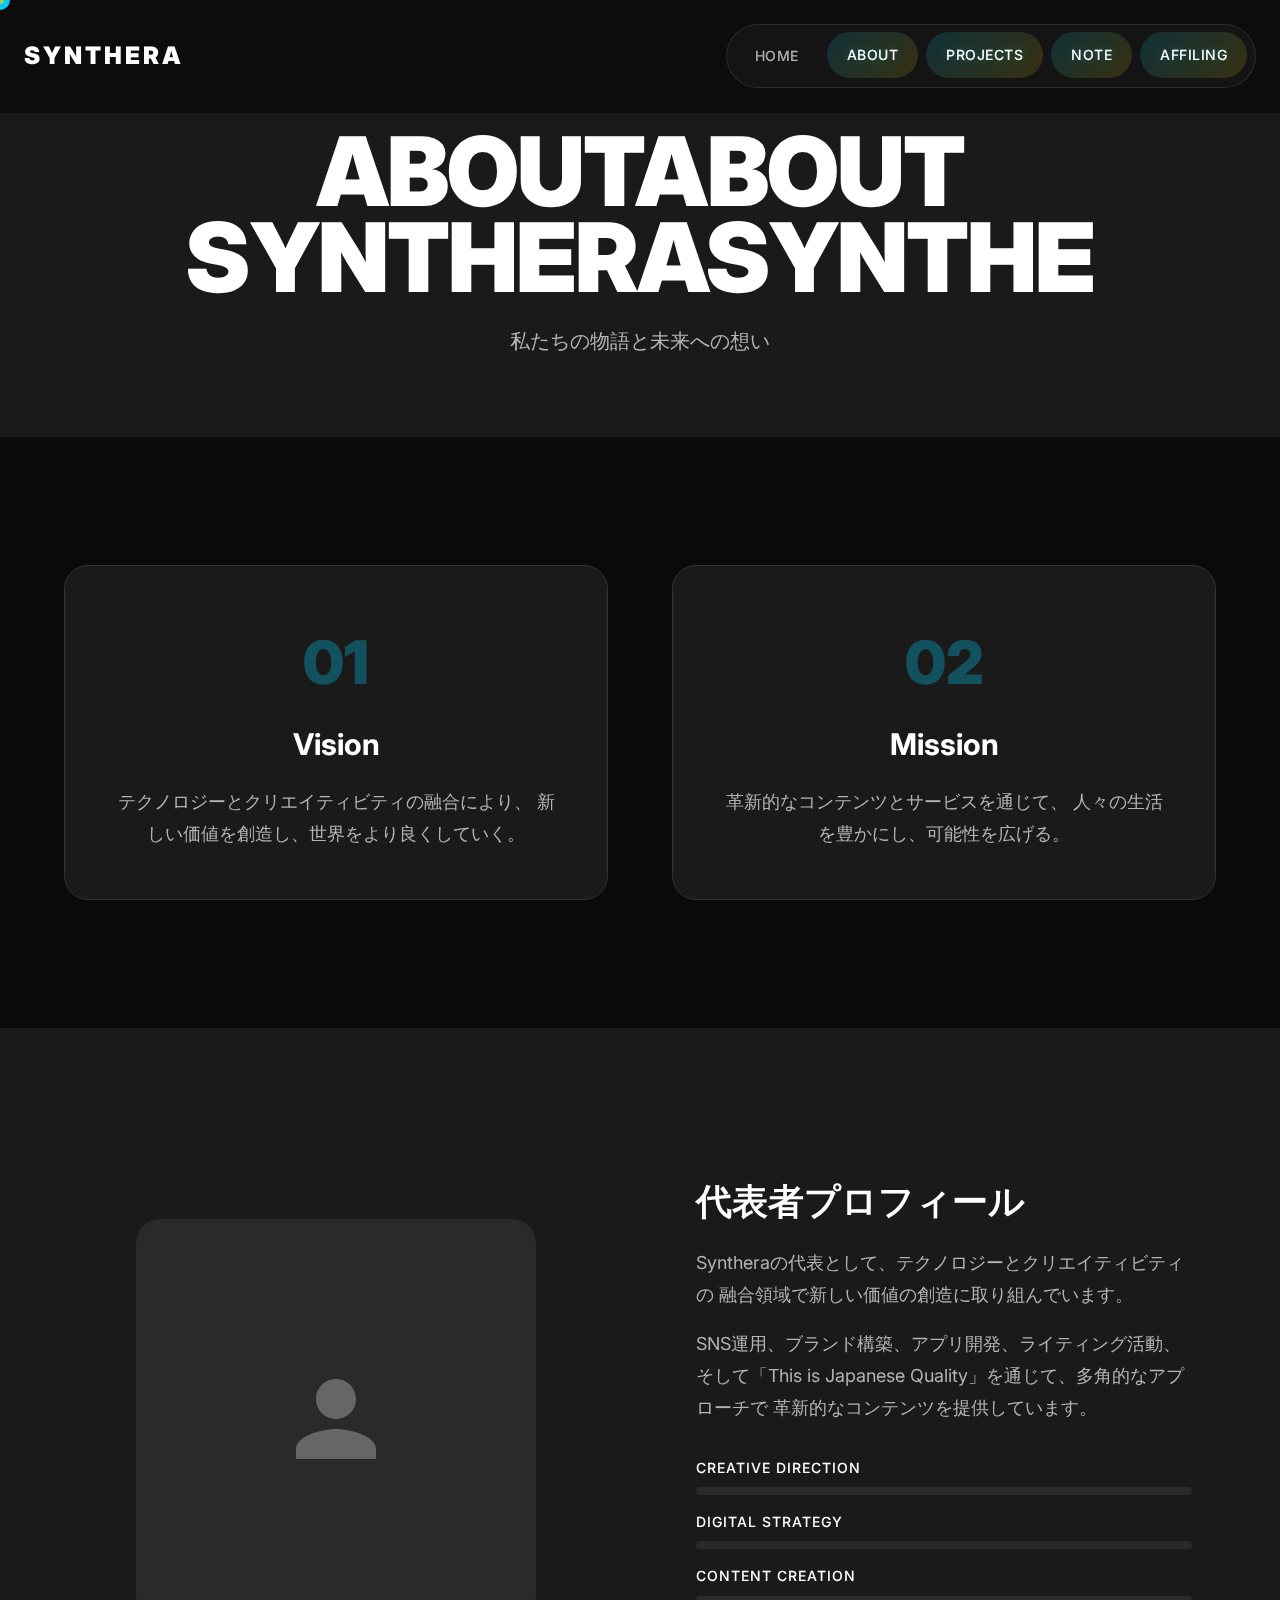
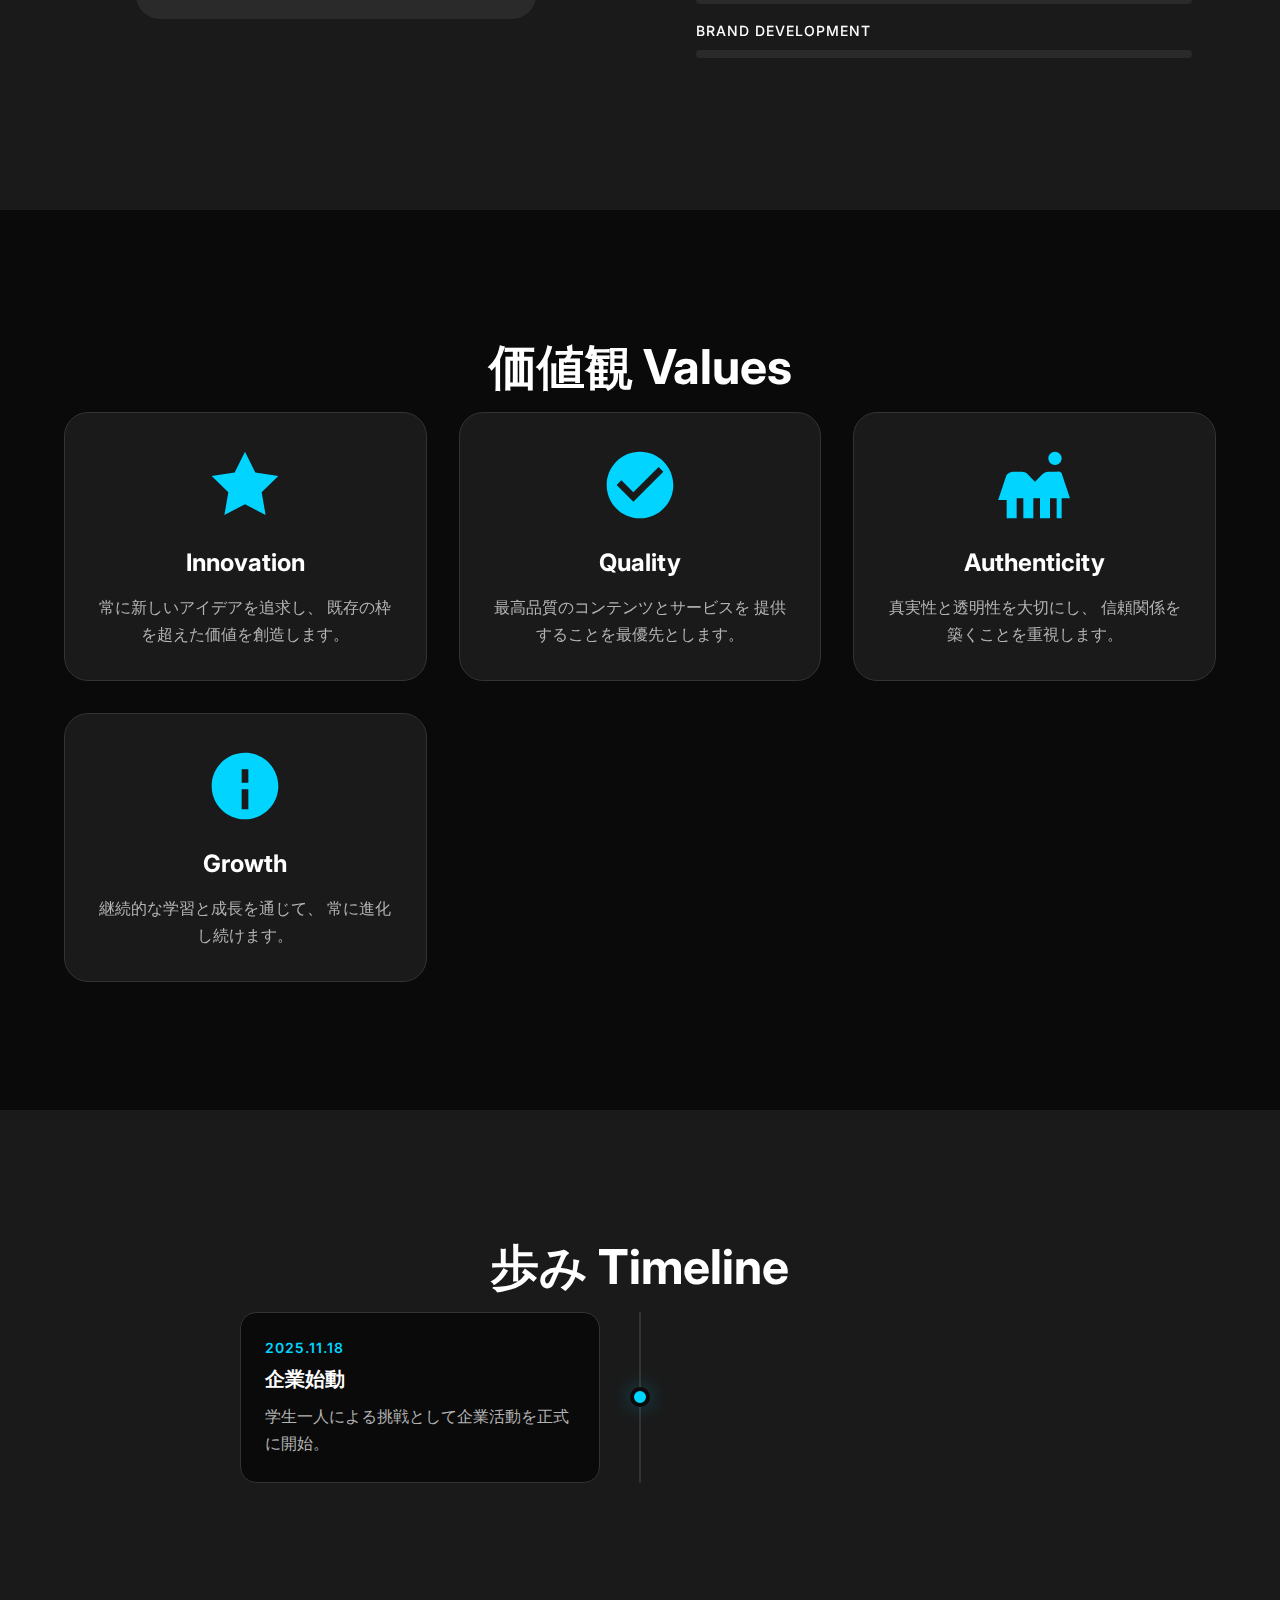
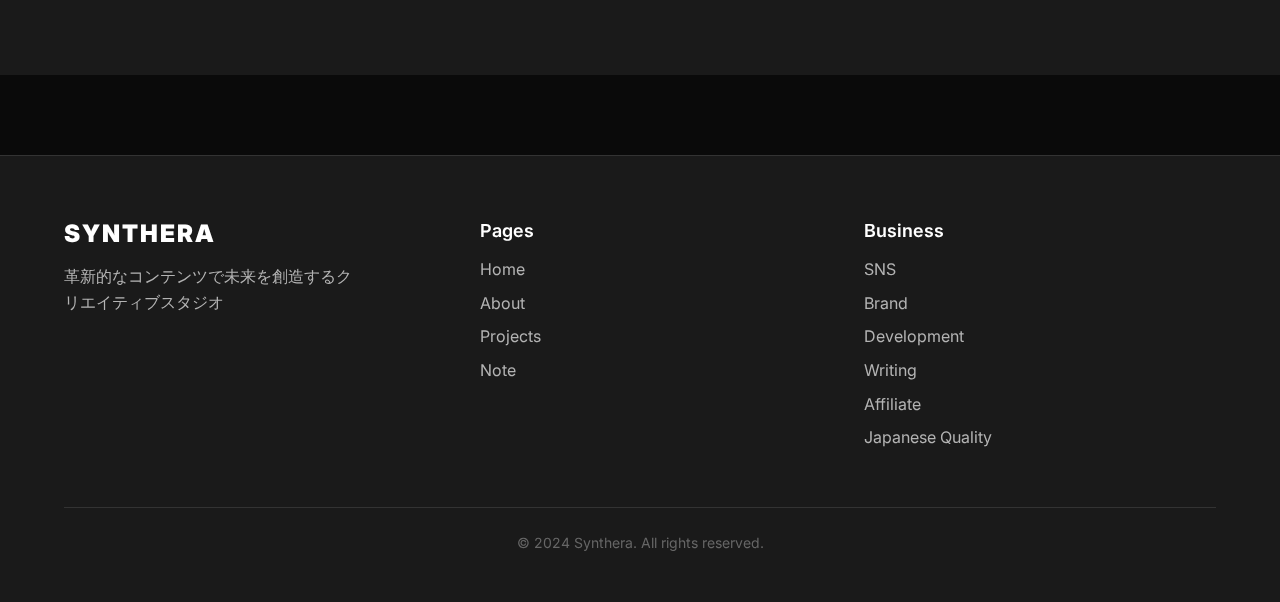
<file: backup/2025-11-03_04-35-24/about.html>
<!DOCTYPE html>
<html lang="ja">
<head>
    <meta charset="UTF-8">
    <meta name="viewport" content="width=device-width, initial-scale=1.0">
    <title>About - Synthera</title>
    <meta name="description" content="Syntheraについて詳しく知る。私たちのビジョン、ミッション、そして価値観をご紹介します。">
    
    <!-- Fonts -->
    <link rel="preconnect" href="https://fonts.googleapis.com">
    <link rel="preconnect" href="https://fonts.gstatic.com" crossorigin>
    <link href="https://fonts.googleapis.com/css2?family=Inter:wght@300;400;500;600;700;800;900&display=swap" rel="stylesheet">
    
    <!-- Stylesheets -->
    <link rel="stylesheet" href="css/style.css">
    <link rel="stylesheet" href="css/about.css">
    
    <!-- Favicon -->
    <link rel="icon" type="image/svg+xml" href="assets/icons/favicon.svg">
</head>
<body>
    <!-- Custom Cursor -->
    <div class="cursor" id="cursor"></div>
    <div class="cursor-trail" id="cursor-trail"></div>
    
    <!-- Navigation -->
    <nav class="navbar" id="navbar">
        <div class="nav-container">
            <div class="nav-logo">
                <a href="index.html" class="logo-link">
                    <span class="logo-text">SYNTHERA</span>
                </a>
            </div>
            
            <div class="nav-menu" id="nav-menu">
                <div class="nav-menu-close" id="nav-menu-close">
                    <!-- Close button content will be generated by CSS -->
                </div>
                <ul class="nav-list">
                    <li class="nav-item">
                        <a href="index.html" class="nav-link">Home</a>
                    </li>
                    <li class="nav-item">
                        <a href="about.html" class="nav-link active">About</a>
                    </li>
                    <li class="nav-item">
                        <a href="projects.html" class="nav-link">Projects</a>
                    </li>
                    <li class="nav-item">
                        <a href="note.html" class="nav-link">Note</a>
                    </li>
                    <li class="nav-item">
                        <a href="affiling.html" class="nav-link">Affiling</a>
                    </li>
                </ul>
            </div>
            
            <div class="nav-toggle" id="nav-toggle">
                <span class="bar"></span>
                <span class="bar"></span>
                <span class="bar"></span>
            </div>
        </div>
    </nav>

    <!-- Scroll Progress Bar -->
    <div class="scroll-progress" id="scroll-progress"></div>

    <!-- Main Content -->
    <main>
        <!-- Page Header -->
        <section class="page-header">
            <div class="container">
                <div class="header-content">
                    <h1 class="page-title">
                        <span class="title-line">
                            <span class="title-word" data-word="ABOUT">ABOUT</span>
                        </span>
                        <span class="title-line">
                            <span class="title-word" data-word="SYNTHERA">SYNTHERA</span>
                        </span>
                    </h1>
                    <p class="page-subtitle">
                        私たちの物語と未来への想い
                    </p>
                </div>
            </div>
        </section>

        <!-- Vision & Mission -->
        <section class="vision-mission" id="vision-mission">
            <div class="container">
                <div class="vm-content">
                    <div class="vm-item">
                        <div class="vm-number">01</div>
                        <h2 class="vm-title">Vision</h2>
                        <p class="vm-description">
                            テクノロジーとクリエイティビティの融合により、
                            新しい価値を創造し、世界をより良くしていく。
                        </p>
                    </div>
                    
                    <div class="vm-item">
                        <div class="vm-number">02</div>
                        <h2 class="vm-title">Mission</h2>
                        <p class="vm-description">
                            革新的なコンテンツとサービスを通じて、
                            人々の生活を豊かにし、可能性を広げる。
                        </p>
                    </div>
                </div>
            </div>
        </section>

        <!-- Profile Section -->
        <section class="profile-section" id="profile-section">
            <div class="container">
                <div class="profile-content">
                    <div class="profile-image">
                        <div class="image-container">
                            <div class="image-placeholder">
                                <svg viewBox="0 0 24 24" fill="currentColor">
                                    <path d="M12 12c2.21 0 4-1.79 4-4s-1.79-4-4-4-4 1.79-4 4 1.79 4 4 4zm0 2c-2.67 0-8 1.34-8 4v2h16v-2c0-2.66-5.33-4-8-4z"/>
                                </svg>
                            </div>
                            <div class="image-overlay"></div>
                        </div>
                    </div>
                    
                    <div class="profile-text">
                        <h2 class="profile-title">代表者プロフィール</h2>
                        <div class="profile-description">
                            <p>
                                Syntheraの代表として、テクノロジーとクリエイティビティの
                                融合領域で新しい価値の創造に取り組んでいます。
                            </p>
                            <p>
                                SNS運用、ブランド構築、アプリ開発、ライティング活動、
                                そして「This is Japanese Quality」を通じて、多角的なアプローチで
                                革新的なコンテンツを提供しています。
                            </p>
                        </div>
                        
                        <div class="profile-skills">
                            <div class="skill-item">
                                <span class="skill-label">Creative Direction</span>
                                <div class="skill-bar">
                                    <div class="skill-progress" data-width="95%"></div>
                                </div>
                            </div>
                            <div class="skill-item">
                                <span class="skill-label">Digital Strategy</span>
                                <div class="skill-bar">
                                    <div class="skill-progress" data-width="90%"></div>
                                </div>
                            </div>
                            <div class="skill-item">
                                <span class="skill-label">Content Creation</span>
                                <div class="skill-bar">
                                    <div class="skill-progress" data-width="88%"></div>
                                </div>
                            </div>
                            <div class="skill-item">
                                <span class="skill-label">Brand Development</span>
                                <div class="skill-bar">
                                    <div class="skill-progress" data-width="92%"></div>
                                </div>
                            </div>
                        </div>
                    </div>
                </div>
            </div>
        </section>

        <!-- Values Section -->
        <section class="values-section" id="values-section">
            <div class="container">
                <h2 class="section-title centered">
                    <span class="title-text">価値観</span>
                    <span class="title-accent">Values</span>
                </h2>
                
                <div class="values-grid">
                    <div class="value-card">
                        <div class="card-icon">
                            <svg viewBox="0 0 24 24" fill="currentColor">
                                <path d="M12 2l3.09 6.26L22 9.27l-5 4.87 1.18 6.88L12 17.77l-6.18 3.25L7 14.14 2 9.27l6.91-1.01L12 2z"/>
                            </svg>
                        </div>
                        <h3 class="card-title">Innovation</h3>
                        <p class="card-description">
                            常に新しいアイデアを追求し、
                            既存の枠を超えた価値を創造します。
                        </p>
                    </div>
                    
                    <div class="value-card">
                        <div class="card-icon">
                            <svg viewBox="0 0 24 24" fill="currentColor">
                                <path d="M12 2C6.48 2 2 6.48 2 12s4.48 10 10 10 10-4.48 10-10S17.52 2 12 2zm-2 15l-5-5 1.41-1.41L10 14.17l7.59-7.59L19 8l-9 9z"/>
                            </svg>
                        </div>
                        <h3 class="card-title">Quality</h3>
                        <p class="card-description">
                            最高品質のコンテンツとサービスを
                            提供することを最優先とします。
                        </p>
                    </div>
                    
                    <div class="value-card">
                        <div class="card-icon">
                            <svg viewBox="0 0 24 24" fill="currentColor">
                                <path d="M16 4c0-1.11.89-2 2-2s2 .89 2 2-.89 2-2 2-2-.89-2-2zm4 18v-6h2.5l-2.54-7.63A1.5 1.5 0 0 0 18.54 8H16c-.8 0-1.54.37-2.01.99L12 11.01 10.01 8.99A2.5 2.5 0 0 0 8 8H5.46c-.8 0-1.54.37-2.01.99L.95 16.5H3.5V22h3v-6h2v6h3v-6h2v6h3v-6h2v6h3z"/>
                            </svg>
                        </div>
                        <h3 class="card-title">Authenticity</h3>
                        <p class="card-description">
                            真実性と透明性を大切にし、
                            信頼関係を築くことを重視します。
                        </p>
                    </div>
                    
                    <div class="value-card">
                        <div class="card-icon">
                            <svg viewBox="0 0 24 24" fill="currentColor">
                                <path d="M12 2C6.48 2 2 6.48 2 12s4.48 10 10 10 10-4.48 10-10S17.52 2 12 2zm1 17h-2v-6h2v6zm0-8h-2V7h2v4z"/>
                            </svg>
                        </div>
                        <h3 class="card-title">Growth</h3>
                        <p class="card-description">
                            継続的な学習と成長を通じて、
                            常に進化し続けます。
                        </p>
                    </div>
                </div>
            </div>
        </section>

        <!-- Timeline Section -->
        <section class="timeline-section" id="timeline-section">
            <div class="container">
                <h2 class="section-title centered">
                    <span class="title-text">歩み</span>
                    <span class="title-accent">Timeline</span>
                </h2>
                
                <div class="timeline">
                    <div class="timeline-item">
                        <div class="timeline-marker"></div>
                        <div class="timeline-content">
                            <div class="timeline-date">2025.11.18</div>
                            <h3 class="timeline-title">企業始動</h3>
                            <p class="timeline-description">
                                学生一人による挑戦として企業活動を正式に開始。
                            </p>
                        </div>
                    </div>
                </div>
            </div>
        </section>
    </main>

    <!-- Footer -->
    <footer class="footer">
        <div class="container">
            <div class="footer-content">
                <div class="footer-brand">
                    <h3 class="footer-logo">SYNTHERA</h3>
                    <p class="footer-description">
                        革新的なコンテンツで未来を創造するクリエイティブスタジオ
                    </p>
                </div>
                
                <div class="footer-links">
                    <div class="footer-column">
                        <h4 class="footer-title">Pages</h4>
                        <ul class="footer-list">
                            <li><a href="index.html" class="footer-link">Home</a></li>
                            <li><a href="about.html" class="footer-link">About</a></li>
                            <li><a href="projects.html" class="footer-link">Projects</a></li>
                            <li><a href="note.html" class="footer-link">Note</a></li>
                        </ul>
                    </div>
                    
                    <div class="footer-column">
                        <h4 class="footer-title">Business</h4>
                        <ul class="footer-list">
                            <li><a href="#" class="footer-link">SNS</a></li>
                            <li><a href="#" class="footer-link">Brand</a></li>
                            <li><a href="#" class="footer-link">Development</a></li>
                            <li><a href="#" class="footer-link">Writing</a></li>
                            <li><a href="#" class="footer-link">Affiliate</a></li>
                            <li><a href="japanese-quality.html" class="footer-link">Japanese Quality</a></li>
                        </ul>
                    </div>
                </div>
            </div>
            
            <div class="footer-bottom">
                <p class="footer-copyright">
                    © 2024 Synthera. All rights reserved.
                </p>
            </div>
        </div>
    </footer>

    <!-- Scripts -->
    <script src="js/main.js"></script>
    <script src="js/navigation.js"></script>
    <script src="js/animations.js"></script>
    <script src="js/notion-api.js"></script>
    <script src="js/notion-site-config.js"></script>
    <script src="js/notion-content-renderer.js"></script>
    <script src="js/notion-site-content.js"></script>
    <script src="js/notion-site-content-v2.js"></script>
</body>
</html>
</file>
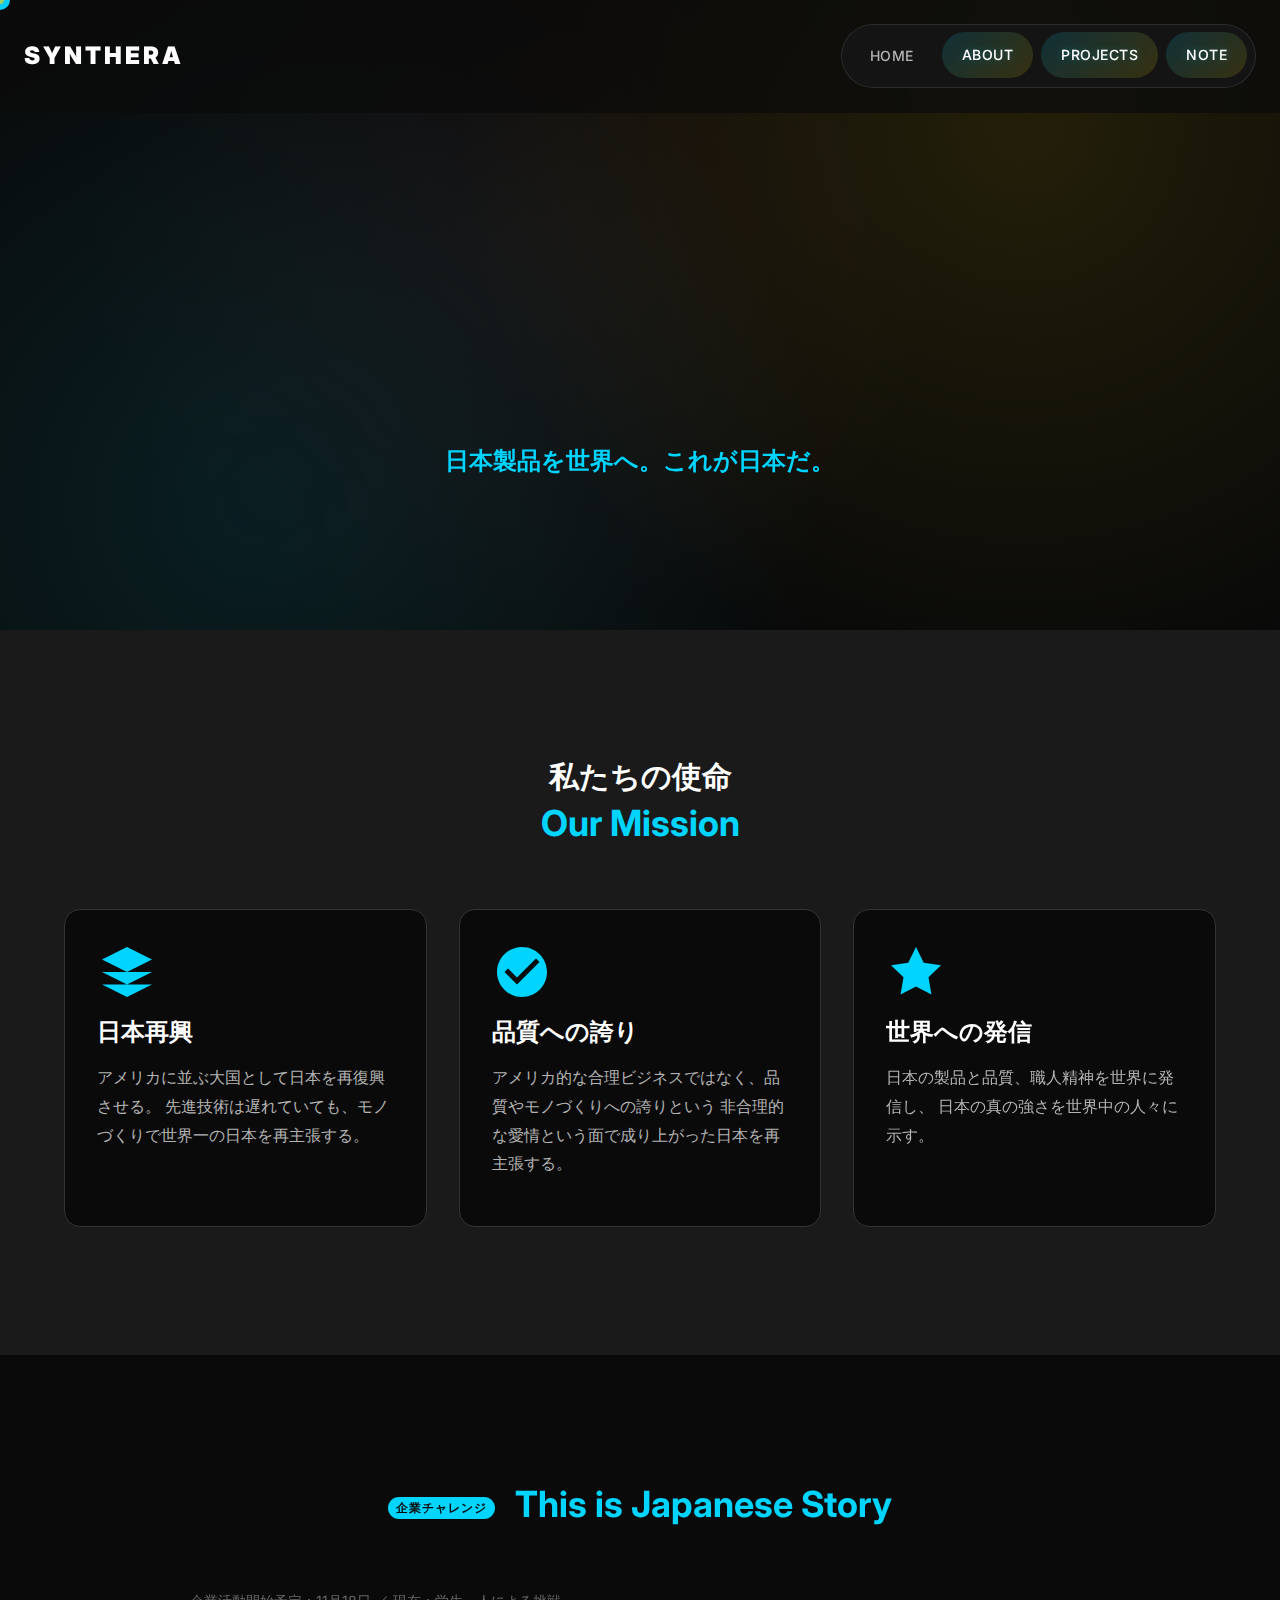
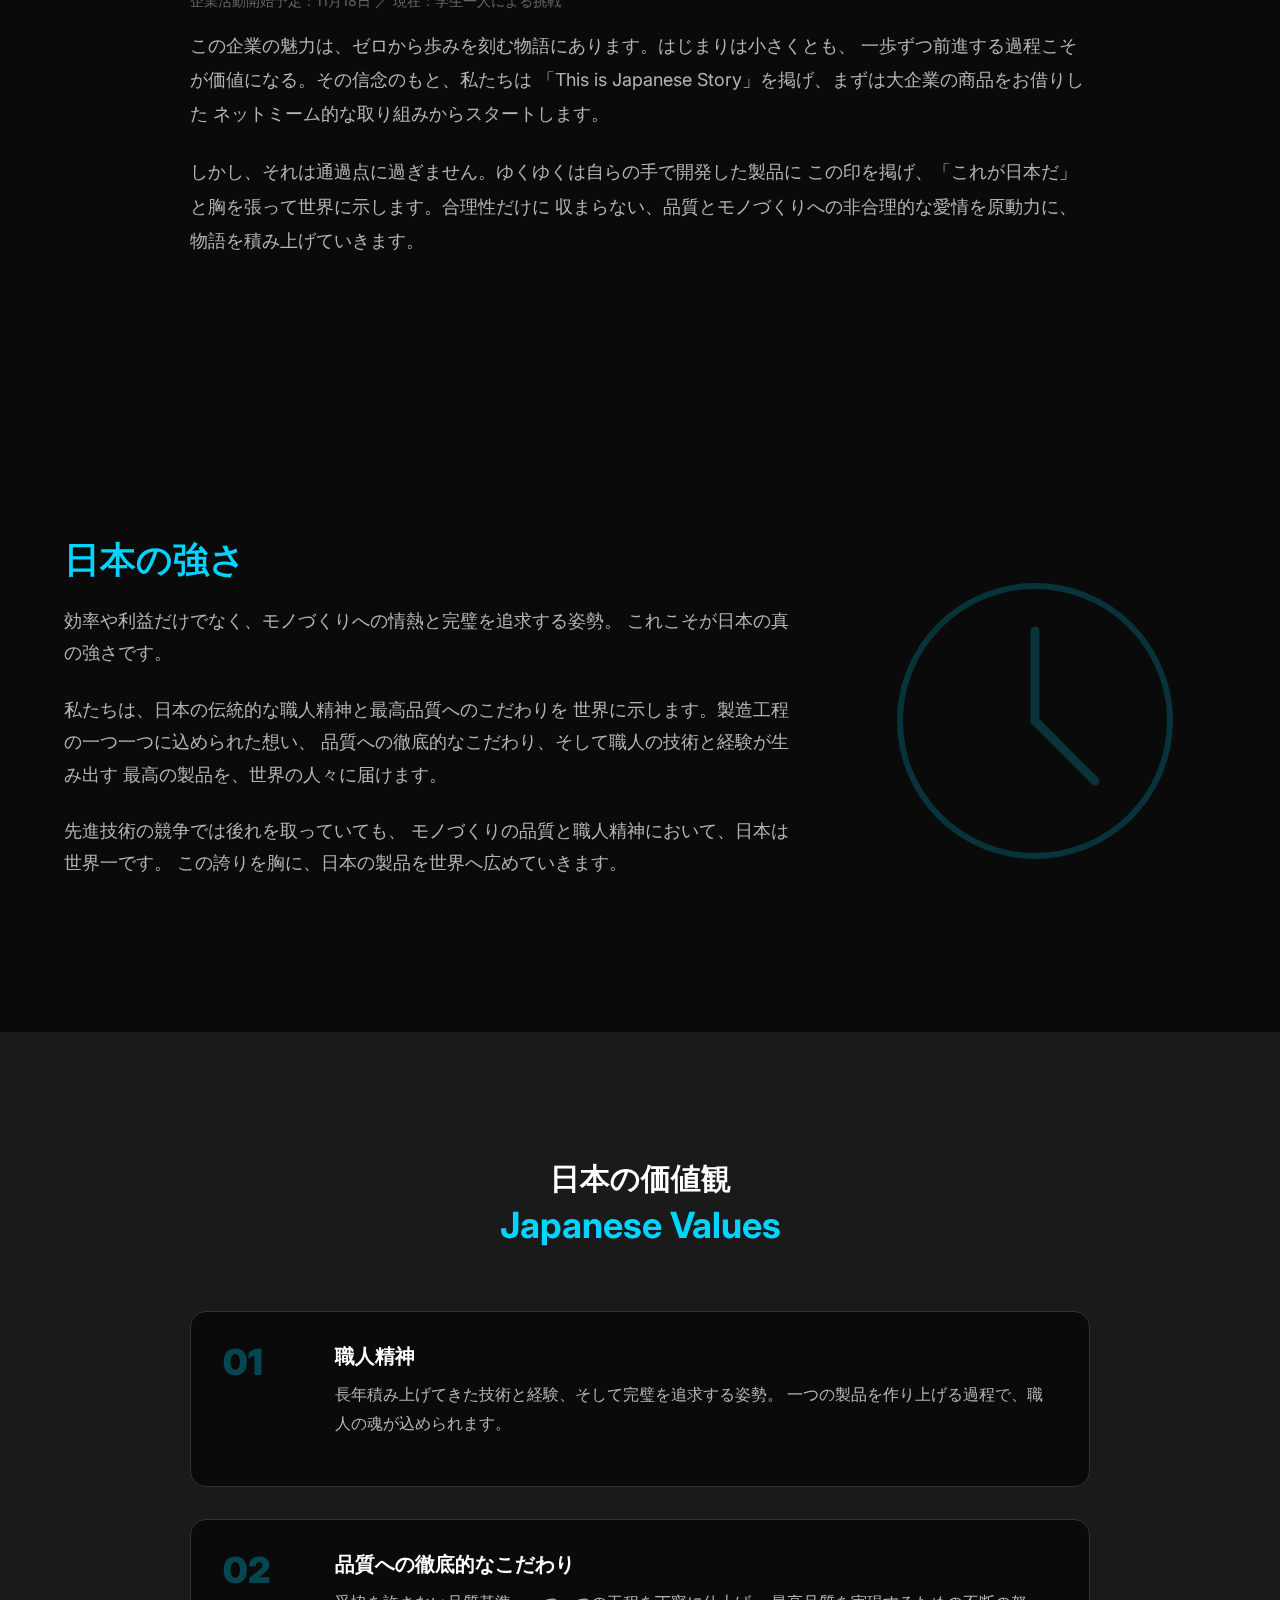
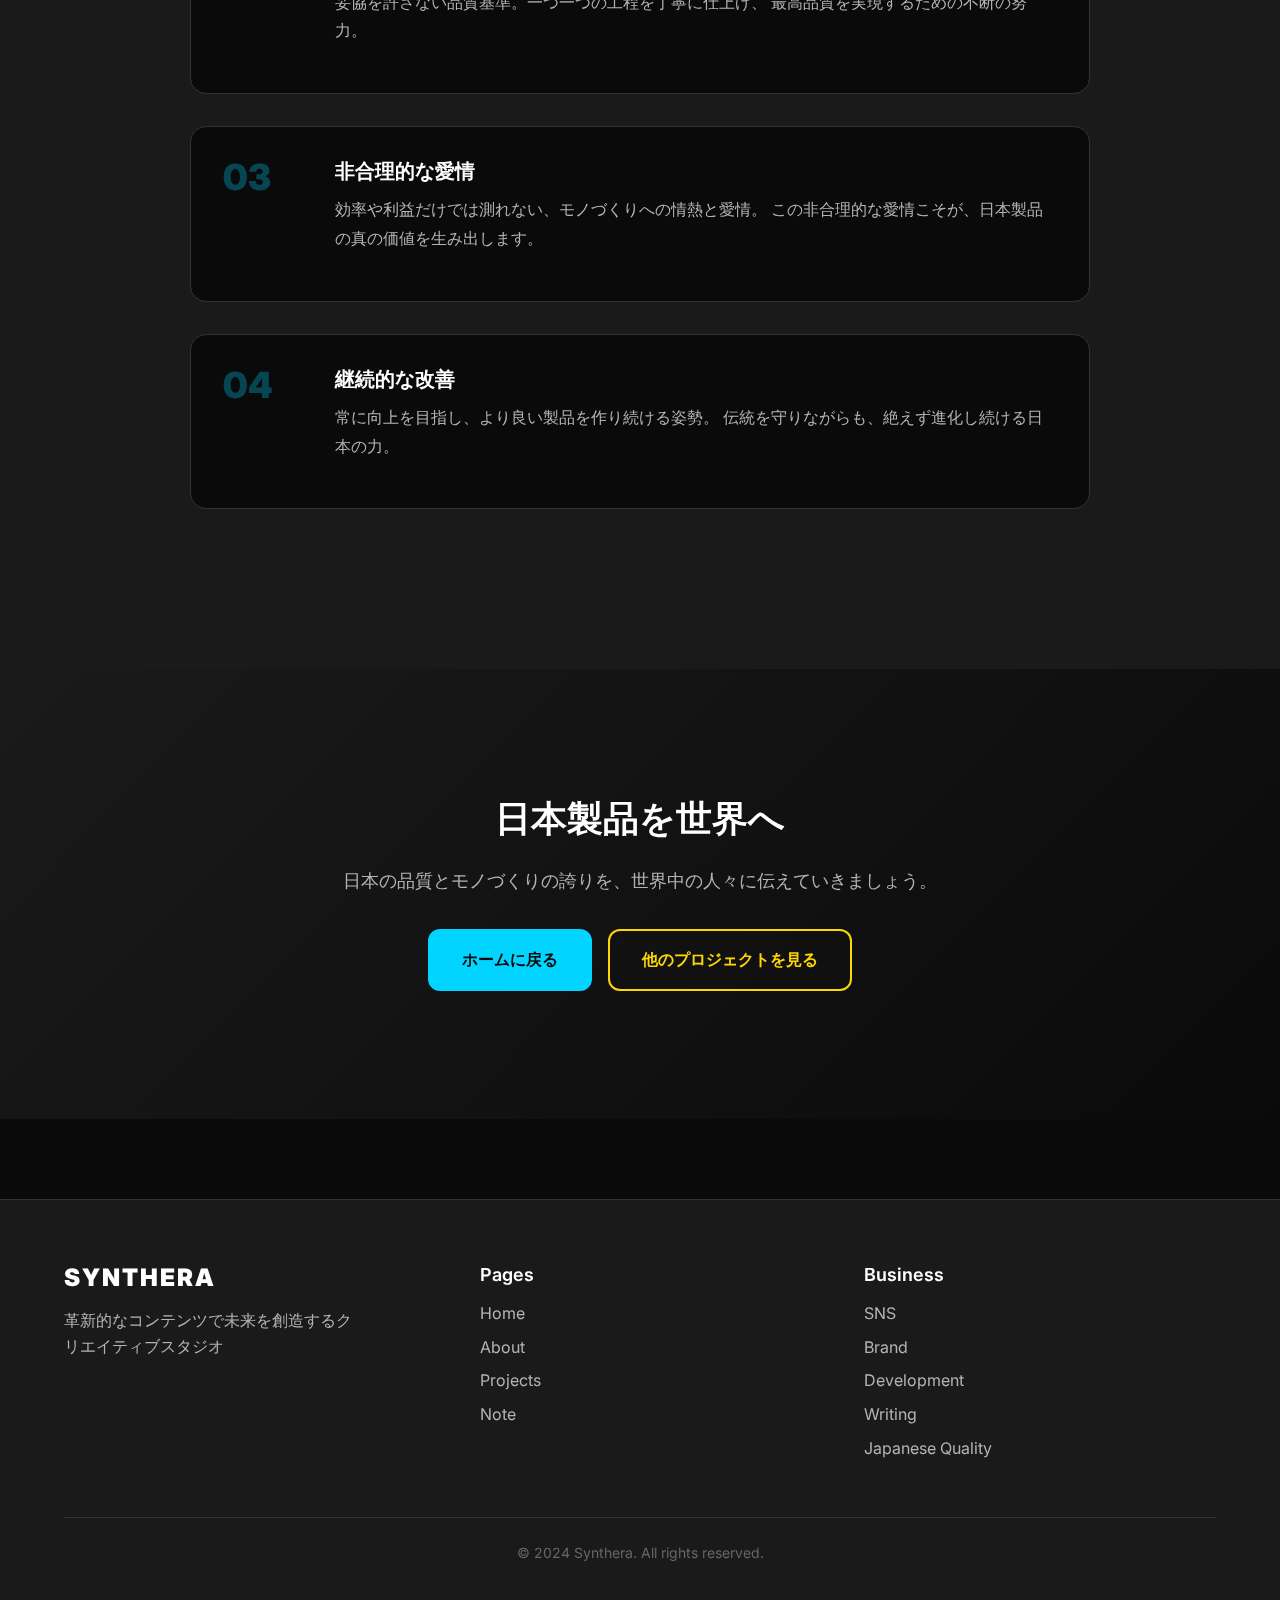
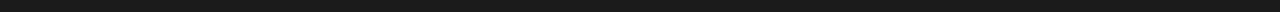
<file: backup/2025-11-03_04-35-24/japanese-quality.html>
<!DOCTYPE html>
<html lang="ja">
<head>
    <meta charset="UTF-8">
    <meta name="viewport" content="width=device-width, initial-scale=1.0">
    <title>This is Japanese Quality - Synthera</title>
    <meta name="description" content="日本製品を世界へ。日本の品質とモノづくりの誇りを世界に示す「This is Japanese Quality」プロジェクト。">
    
    <!-- Fonts -->
    <link rel="preconnect" href="https://fonts.googleapis.com">
    <link rel="preconnect" href="https://fonts.gstatic.com" crossorigin>
    <link href="https://fonts.googleapis.com/css2?family=Inter:wght@300;400;500;600;700;800;900&display=swap" rel="stylesheet">
    
    <!-- Stylesheets -->
    <link rel="stylesheet" href="css/style.css">
    <link rel="stylesheet" href="css/home.css">
    
    <!-- Favicon -->
    <link rel="icon" type="image/svg+xml" href="assets/icons/favicon.svg">
</head>
<body>
    <!-- Custom Cursor -->
    <div class="cursor" id="cursor"></div>
    <div class="cursor-trail" id="cursor-trail"></div>
    
    <!-- Navigation -->
    <nav class="navbar" id="navbar">
        <div class="nav-container">
            <div class="nav-logo">
                <a href="index.html" class="logo-link">
                    <span class="logo-text">SYNTHERA</span>
                </a>
            </div>
            
            <div class="nav-menu" id="nav-menu">
                <div class="nav-menu-close" id="nav-menu-close">
                    <!-- Close button content will be generated by CSS -->
                </div>
                <ul class="nav-list">
                    <li class="nav-item">
                        <a href="index.html" class="nav-link">Home</a>
                    </li>
                    <li class="nav-item">
                        <a href="about.html" class="nav-link">About</a>
                    </li>
                    <li class="nav-item">
                        <a href="projects.html" class="nav-link">Projects</a>
                    </li>
                    <li class="nav-item">
                        <a href="note.html" class="nav-link">Note</a>
                    </li>
                </ul>
            </div>
            
            <div class="nav-toggle" id="nav-toggle">
                <span class="bar"></span>
                <span class="bar"></span>
                <span class="bar"></span>
            </div>
        </div>
    </nav>

    <!-- Main Content -->
    <main>
        <!-- Hero Section -->
        <section class="jq-hero">
            <div class="jq-hero-background">
                <div class="gradient-mesh"></div>
            </div>
            
            <div class="container">
                <div class="jq-hero-content">
                    <h1 class="jq-hero-title">
                        <span class="title-line">
                            <span class="title-word" data-word="THIS">THIS</span>
                        </span>
                        <span class="title-line">
                            <span class="title-word" data-word="IS">IS</span>
                        </span>
                        <span class="title-line">
                            <span class="title-word" data-word="JAPANESE">JAPANESE</span>
                        </span>
                        <span class="title-line">
                            <span class="title-word" data-word="QUALITY">QUALITY</span>
                        </span>
                    </h1>
                    <p class="jq-hero-subtitle">
                        日本製品を世界へ。これが日本だ。
                    </p>
                </div>
            </div>
        </section>

        <!-- Mission Section -->
        <section class="jq-mission-section">
            <div class="container">
                <div class="jq-mission-content">
                    <h2 class="section-title centered">
                        <span class="title-text">私たちの使命</span>
                        <span class="title-accent">Our Mission</span>
                    </h2>
                    
                    <div class="mission-grid">
                        <div class="mission-card">
                            <div class="mission-icon">
                                <svg viewBox="0 0 24 24" fill="currentColor">
                                    <path d="M12 2L2 7l10 5 10-5-10-5zM2 17l10 5 10-5M2 12l10 5 10-5"/>
                                </svg>
                            </div>
                            <h3 class="mission-title">日本再興</h3>
                            <p class="mission-description">
                                アメリカに並ぶ大国として日本を再復興させる。
                                先進技術は遅れていても、モノづくりで世界一の日本を再主張する。
                            </p>
                        </div>
                        
                        <div class="mission-card">
                            <div class="mission-icon">
                                <svg viewBox="0 0 24 24" fill="currentColor">
                                    <path d="M12 2C6.48 2 2 6.48 2 12s4.48 10 10 10 10-4.48 10-10S17.52 2 12 2zm-2 15l-5-5 1.41-1.41L10 14.17l7.59-7.59L19 8l-9 9z"/>
                                </svg>
                            </div>
                            <h3 class="mission-title">品質への誇り</h3>
                            <p class="mission-description">
                                アメリカ的な合理ビジネスではなく、品質やモノづくりへの誇りという
                                非合理的な愛情という面で成り上がった日本を再主張する。
                            </p>
                        </div>
                        
                        <div class="mission-card">
                            <div class="mission-icon">
                                <svg viewBox="0 0 24 24" fill="currentColor">
                                    <path d="M12 2l3.09 6.26L22 9.27l-5 4.87 1.18 6.88L12 17.77l-6.18 3.25L7 14.14 2 9.27l6.91-1.01L12 2z"/>
                                </svg>
                            </div>
                            <h3 class="mission-title">世界への発信</h3>
                            <p class="mission-description">
                                日本の製品と品質、職人精神を世界に発信し、
                                日本の真の強さを世界中の人々に示す。
                            </p>
                        </div>
                    </div>
                </div>
            </div>
        </section>

        <!-- Challenge & Story Section -->
        <section class="jq-challenge-section">
            <div class="container">
                <h2 class="section-title centered">
                    <span class="jq-badge">企業チャレンジ</span>
                    <span class="title-accent">This is Japanese Story</span>
                </h2>
                <div class="jq-challenge-content">
                    <div class="challenge-text">
                        <p class="jq-meta">企業活動開始予定：11月18日 ／ 現在：学生一人による挑戦</p>
                        <p class="challenge-description">
                            この企業の魅力は、ゼロから歩みを刻む物語にあります。はじまりは小さくとも、
                            一歩ずつ前進する過程こそが価値になる。その信念のもと、私たちは
                            「This is Japanese Story」を掲げ、まずは大企業の商品をお借りした
                            ネットミーム的な取り組みからスタートします。
                        </p>
                        <p class="challenge-description">
                            しかし、それは通過点に過ぎません。ゆくゆくは自らの手で開発した製品に
                            この印を掲げ、「これが日本だ」と胸を張って世界に示します。合理性だけに
                            収まらない、品質とモノづくりへの非合理的な愛情を原動力に、物語を積み上げていきます。
                        </p>
                    </div>
                </div>
            </div>
        </section>

        <!-- Philosophy Section -->
        <section class="jq-philosophy-section">
            <div class="container">
                <div class="jq-philosophy-content">
                    <div class="philosophy-text">
                        <h2 class="section-title">
                            <span class="title-accent">日本の強さ</span>
                        </h2>
                        <div class="philosophy-description">
                            <p>
                                効率や利益だけでなく、モノづくりへの情熱と完璧を追求する姿勢。
                                これこそが日本の真の強さです。
                            </p>
                            <p>
                                私たちは、日本の伝統的な職人精神と最高品質へのこだわりを
                                世界に示します。製造工程の一つ一つに込められた想い、
                                品質への徹底的なこだわり、そして職人の技術と経験が生み出す
                                最高の製品を、世界の人々に届けます。
                            </p>
                            <p>
                                先進技術の競争では後れを取っていても、
                                モノづくりの品質と職人精神において、日本は世界一です。
                                この誇りを胸に、日本の製品を世界へ広めていきます。
                            </p>
                        </div>
                    </div>
                    
                    <div class="philosophy-visual">
                        <div class="visual-circle">
                            <svg viewBox="0 0 100 100" fill="none">
                                <circle cx="50" cy="50" r="45" stroke="currentColor" stroke-width="2"/>
                                <path d="M50 20 L50 50 L70 70" stroke="currentColor" stroke-width="3" stroke-linecap="round"/>
                            </svg>
                        </div>
                    </div>
                </div>
            </div>
        </section>

        <!-- Values Section -->
        <section class="jq-values-section">
            <div class="container">
                <h2 class="section-title centered">
                    <span class="title-text">日本の価値観</span>
                    <span class="title-accent">Japanese Values</span>
                </h2>
                
                <div class="values-list">
                    <div class="value-item">
                        <div class="value-number">01</div>
                        <div class="value-content">
                            <h3 class="value-title">職人精神</h3>
                            <p class="value-description">
                                長年積み上げてきた技術と経験、そして完璧を追求する姿勢。
                                一つの製品を作り上げる過程で、職人の魂が込められます。
                            </p>
                        </div>
                    </div>
                    
                    <div class="value-item">
                        <div class="value-number">02</div>
                        <div class="value-content">
                            <h3 class="value-title">品質への徹底的なこだわり</h3>
                            <p class="value-description">
                                妥協を許さない品質基準。一つ一つの工程を丁寧に仕上げ、
                                最高品質を実現するための不断の努力。
                            </p>
                        </div>
                    </div>
                    
                    <div class="value-item">
                        <div class="value-number">03</div>
                        <div class="value-content">
                            <h3 class="value-title">非合理的な愛情</h3>
                            <p class="value-description">
                                効率や利益だけでは測れない、モノづくりへの情熱と愛情。
                                この非合理的な愛情こそが、日本製品の真の価値を生み出します。
                            </p>
                        </div>
                    </div>
                    
                    <div class="value-item">
                        <div class="value-number">04</div>
                        <div class="value-content">
                            <h3 class="value-title">継続的な改善</h3>
                            <p class="value-description">
                                常に向上を目指し、より良い製品を作り続ける姿勢。
                                伝統を守りながらも、絶えず進化し続ける日本の力。
                            </p>
                        </div>
                    </div>
                </div>
            </div>
        </section>

        <!-- CTA Section -->
        <section class="jq-cta-section">
            <div class="container">
                <div class="jq-cta-content">
                    <h2 class="jq-cta-title">
                        日本製品を世界へ
                    </h2>
                    <p class="jq-cta-description">
                        日本の品質とモノづくりの誇りを、世界中の人々に伝えていきましょう。
                    </p>
                    <div class="jq-cta-buttons">
                        <a href="index.html" class="cta-button primary">
                            <span class="button-text">ホームに戻る</span>
                            <div class="button-bg"></div>
                        </a>
                        <a href="projects.html" class="cta-button secondary">
                            <span class="button-text">他のプロジェクトを見る</span>
                            <div class="button-bg"></div>
                        </a>
                    </div>
                </div>
            </div>
        </section>
    </main>

    <!-- Footer -->
    <footer class="footer">
        <div class="container">
            <div class="footer-content">
                <div class="footer-brand">
                    <h3 class="footer-logo">SYNTHERA</h3>
                    <p class="footer-description">
                        革新的なコンテンツで未来を創造するクリエイティブスタジオ
                    </p>
                </div>
                
                <div class="footer-links">
                    <div class="footer-column">
                        <h4 class="footer-title">Pages</h4>
                        <ul class="footer-list">
                            <li><a href="index.html" class="footer-link">Home</a></li>
                            <li><a href="about.html" class="footer-link">About</a></li>
                            <li><a href="projects.html" class="footer-link">Projects</a></li>
                            <li><a href="note.html" class="footer-link">Note</a></li>
                        </ul>
                    </div>
                    
                    <div class="footer-column">
                        <h4 class="footer-title">Business</h4>
                        <ul class="footer-list">
                            <li><a href="#" class="footer-link">SNS</a></li>
                            <li><a href="#" class="footer-link">Brand</a></li>
                            <li><a href="#" class="footer-link">Development</a></li>
                            <li><a href="#" class="footer-link">Writing</a></li>
                            <li><a href="japanese-quality.html" class="footer-link">Japanese Quality</a></li>
                        </ul>
                    </div>
                </div>
            </div>
            
            <div class="footer-bottom">
                <p class="footer-copyright">
                    © 2024 Synthera. All rights reserved.
                </p>
            </div>
        </div>
    </footer>

    <!-- Scripts -->
    <script src="js/main.js"></script>
    <script src="js/navigation.js"></script>
    <script src="js/animations.js"></script>
</body>
</html>
</file>
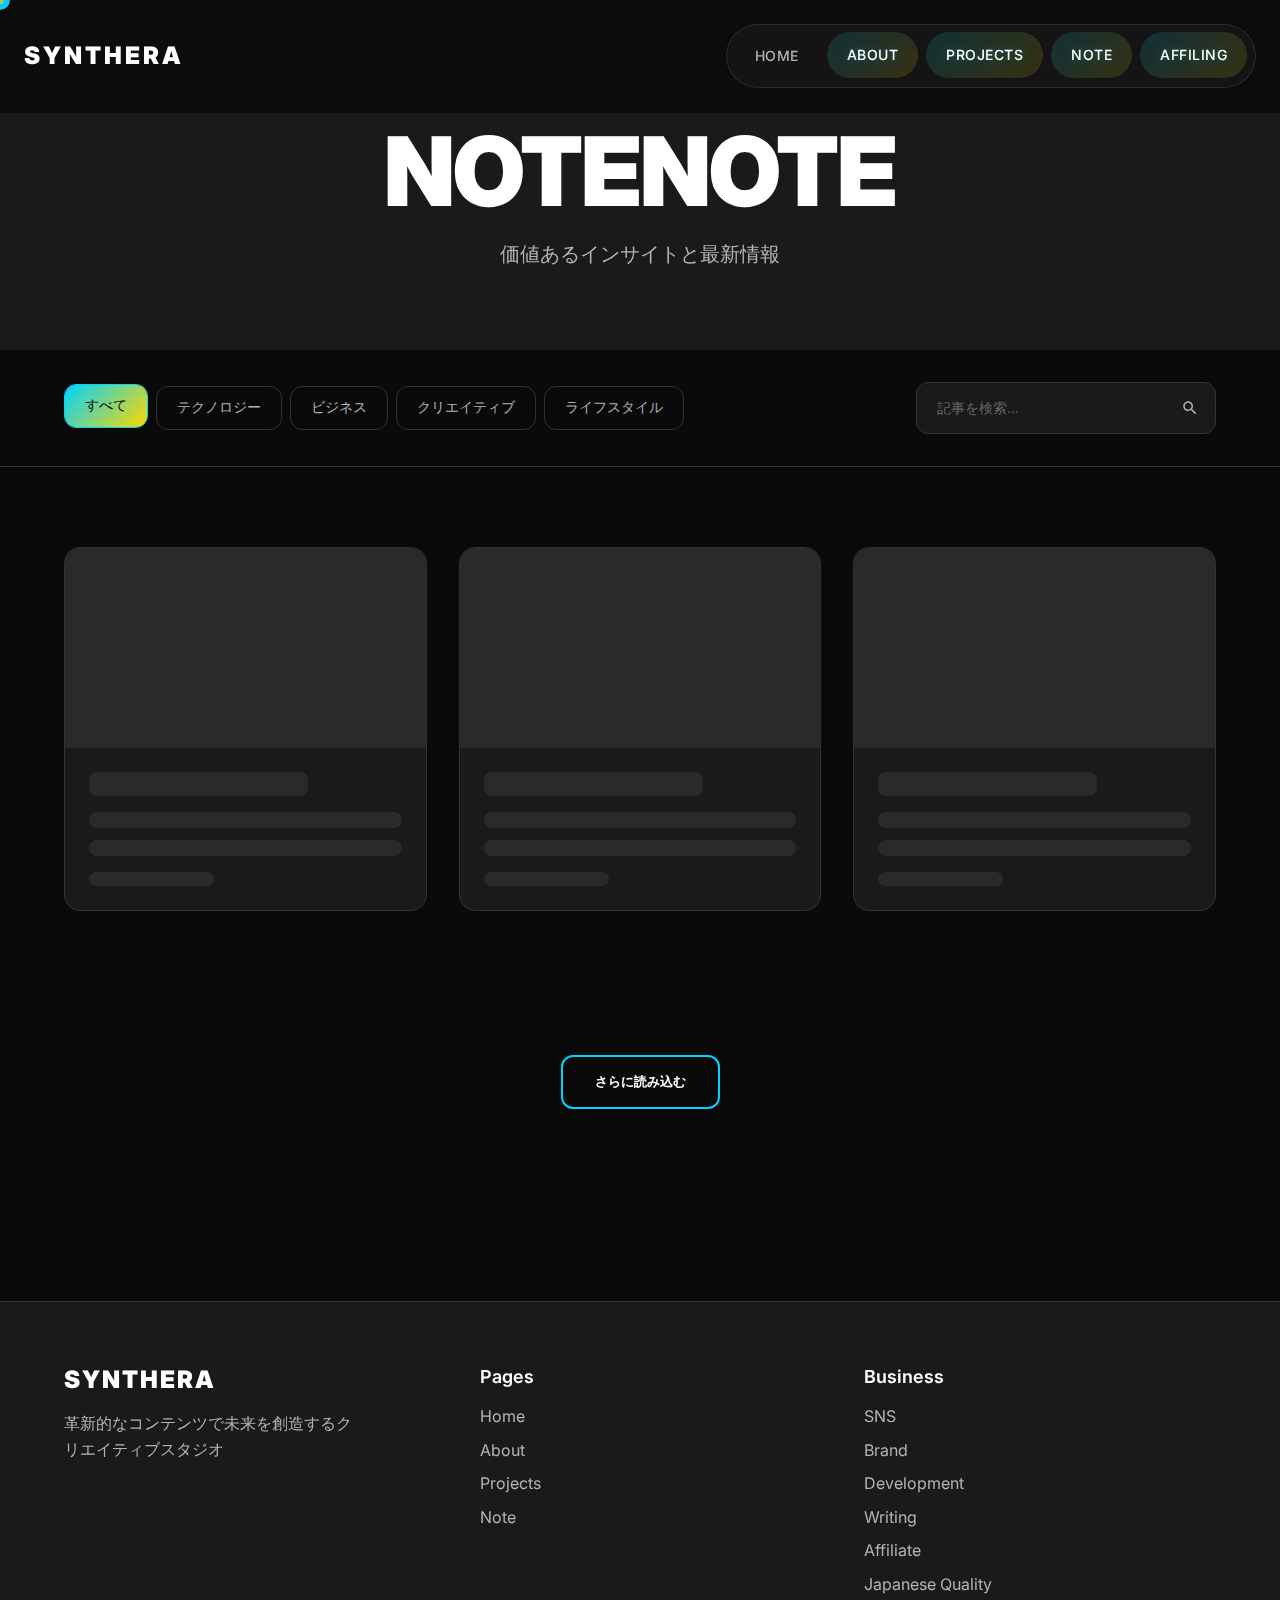
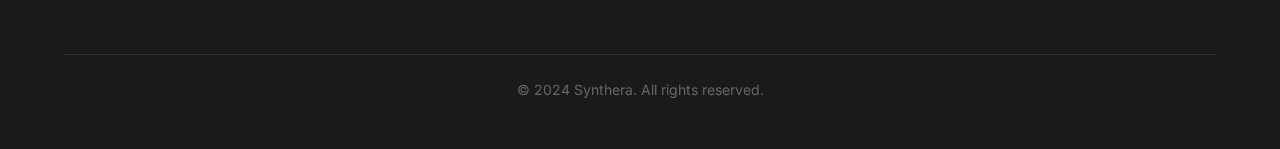
<file: backup/2025-11-03_04-35-24/note.html>
<!DOCTYPE html>
<html lang="ja">
<head>
    <meta charset="UTF-8">
    <meta name="viewport" content="width=device-width, initial-scale=1.0">
    <title>Note - Synthera</title>
    <meta name="description" content="Syntheraの最新記事とインサイト。テクノロジー、ビジネス、クリエイティブに関する価値あるコンテンツをお届けします。">
    
    <!-- Fonts -->
    <link rel="preconnect" href="https://fonts.googleapis.com">
    <link rel="preconnect" href="https://fonts.gstatic.com" crossorigin>
    <link href="https://fonts.googleapis.com/css2?family=Inter:wght@300;400;500;600;700;800;900&display=swap" rel="stylesheet">
    
    <!-- Stylesheets -->
    <link rel="stylesheet" href="css/style.css">
    <link rel="stylesheet" href="css/note.css">
    
    <!-- Favicon -->
    <link rel="icon" type="image/svg+xml" href="assets/icons/favicon.svg">
</head>
<body>
    <!-- Custom Cursor -->
    <div class="cursor" id="cursor"></div>
    <div class="cursor-trail" id="cursor-trail"></div>
    
    <!-- Navigation -->
    <nav class="navbar" id="navbar">
        <div class="nav-container">
            <div class="nav-logo">
                <a href="index.html" class="logo-link">
                    <span class="logo-text">SYNTHERA</span>
                </a>
            </div>
            
            <div class="nav-menu" id="nav-menu">
                <div class="nav-menu-close" id="nav-menu-close">
                    <!-- Close button content will be generated by CSS -->
                </div>
                <ul class="nav-list">
                    <li class="nav-item">
                        <a href="index.html" class="nav-link">Home</a>
                    </li>
                    <li class="nav-item">
                        <a href="about.html" class="nav-link">About</a>
                    </li>
                    <li class="nav-item">
                        <a href="projects.html" class="nav-link">Projects</a>
                    </li>
                    <li class="nav-item">
                        <a href="note.html" class="nav-link active">Note</a>
                    </li>
                    <li class="nav-item">
                        <a href="affiling.html" class="nav-link">Affiling</a>
                    </li>
                </ul>
            </div>
            
            <div class="nav-toggle" id="nav-toggle">
                <span class="bar"></span>
                <span class="bar"></span>
                <span class="bar"></span>
            </div>
        </div>
    </nav>

    <!-- Main Content -->
    <main>
        <!-- Page Header -->
        <section class="page-header">
            <div class="container">
                <div class="header-content">
                    <h1 class="page-title">
                        <span class="title-line">
                            <span class="title-word" data-word="NOTE">NOTE</span>
                        </span>
                    </h1>
                    <p class="page-subtitle">
                        価値あるインサイトと最新情報
                    </p>
                </div>
            </div>
        </section>

        <!-- Filter Section -->
        <section class="filter-section" id="filter-section">
            <div class="container">
                <div class="filter-content">
                    <div class="filter-tabs">
                        <button class="filter-button active" data-filter="all">
                            <span class="filter-text">すべて</span>
                        </button>
                        <button class="filter-button" data-filter="technology">
                            <span class="filter-text">テクノロジー</span>
                        </button>
                        <button class="filter-button" data-filter="business">
                            <span class="filter-text">ビジネス</span>
                        </button>
                        <button class="filter-button" data-filter="creative">
                            <span class="filter-text">クリエイティブ</span>
                        </button>
                        <button class="filter-button" data-filter="lifestyle">
                            <span class="filter-text">ライフスタイル</span>
                        </button>
                    </div>
                    
                    <div class="search-box">
                        <input type="text" id="search-input" placeholder="記事を検索..." class="search-input">
                        <button class="search-button">
                            <svg viewBox="0 0 24 24" fill="currentColor">
                                <path d="M15.5 14h-.79l-.28-.27C15.41 12.59 16 11.11 16 9.5 16 5.91 13.09 3 9.5 3S3 5.91 3 9.5 5.91 16 9.5 16c1.61 0 3.09-.59 4.23-1.57l.27.28v.79l5 4.99L20.49 19l-4.99-5zm-6 0C7.01 14 5 11.99 5 9.5S7.01 5 9.5 5 14 7.01 14 9.5 11.99 14 9.5 14z"/>
                            </svg>
                        </button>
                    </div>
                </div>
            </div>
        </section>

        <!-- Articles Grid -->
        <section class="articles-section" id="articles-section">
            <div class="container">
                <!-- Loading State -->
                <div class="loading-state" id="loading-state">
                    <div class="skeleton-grid">
                        <div class="skeleton-card">
                            <div class="skeleton-image"></div>
                            <div class="skeleton-content">
                                <div class="skeleton-title"></div>
                                <div class="skeleton-text"></div>
                                <div class="skeleton-text"></div>
                                <div class="skeleton-meta"></div>
                            </div>
                        </div>
                        <div class="skeleton-card">
                            <div class="skeleton-image"></div>
                            <div class="skeleton-content">
                                <div class="skeleton-title"></div>
                                <div class="skeleton-text"></div>
                                <div class="skeleton-text"></div>
                                <div class="skeleton-meta"></div>
                            </div>
                        </div>
                        <div class="skeleton-card">
                            <div class="skeleton-image"></div>
                            <div class="skeleton-content">
                                <div class="skeleton-title"></div>
                                <div class="skeleton-text"></div>
                                <div class="skeleton-text"></div>
                                <div class="skeleton-meta"></div>
                            </div>
                        </div>
                    </div>
                </div>

                <!-- Articles Grid -->
                <div class="articles-grid" id="articles-grid">
                    <!-- Articles will be dynamically loaded here -->
                </div>

                <!-- No Results -->
                <div class="no-results" id="no-results" style="display: none;">
                    <div class="no-results-icon">
                        <svg viewBox="0 0 24 24" fill="currentColor">
                            <path d="M12 2C6.48 2 2 6.48 2 12s4.48 10 10 10 10-4.48 10-10S17.52 2 12 2zm1 15h-2v-6h2v6zm0-8h-2V7h2v2z"/>
                        </svg>
                    </div>
                    <h3 class="no-results-title">記事が見つかりません</h3>
                    <p class="no-results-description">
                        検索条件に一致する記事がありません。別のキーワードで検索してみてください。
                    </p>
                </div>

                <!-- Load More Button -->
                <div class="load-more-container">
                    <button class="load-more-button" id="load-more-button">
                        <span class="button-text">さらに読み込む</span>
                        <div class="button-bg"></div>
                    </button>
                </div>
            </div>
        </section>
    </main>

    <!-- Footer -->
    <footer class="footer">
        <div class="container">
            <div class="footer-content">
                <div class="footer-brand">
                    <h3 class="footer-logo">SYNTHERA</h3>
                    <p class="footer-description">
                        革新的なコンテンツで未来を創造するクリエイティブスタジオ
                    </p>
                </div>
                
                <div class="footer-links">
                    <div class="footer-column">
                        <h4 class="footer-title">Pages</h4>
                        <ul class="footer-list">
                            <li><a href="index.html" class="footer-link">Home</a></li>
                            <li><a href="about.html" class="footer-link">About</a></li>
                            <li><a href="projects.html" class="footer-link">Projects</a></li>
                            <li><a href="note.html" class="footer-link">Note</a></li>
                        </ul>
                    </div>
                    
                    <div class="footer-column">
                        <h4 class="footer-title">Business</h4>
                        <ul class="footer-list">
                            <li><a href="#" class="footer-link">SNS</a></li>
                            <li><a href="#" class="footer-link">Brand</a></li>
                            <li><a href="#" class="footer-link">Development</a></li>
                            <li><a href="#" class="footer-link">Writing</a></li>
                            <li><a href="#" class="footer-link">Affiliate</a></li>
                            <li><a href="japanese-quality.html" class="footer-link">Japanese Quality</a></li>
                        </ul>
                    </div>
                </div>
            </div>
            
            <div class="footer-bottom">
                <p class="footer-copyright">
                    © 2024 Synthera. All rights reserved.
                </p>
            </div>
        </div>
    </footer>

    <!-- Scripts -->
    <script src="js/main.js"></script>
    <script src="js/navigation.js"></script>
    <script src="js/animations.js"></script>
    <script src="js/notion-api.js"></script>
    <script src="js/notion-site-config.js"></script>
    <script src="js/notion-content-renderer.js"></script>
    <script src="js/notion-integration.js"></script>
    <script src="js/notion-site-content.js"></script>
    <script src="js/notion-site-content-v2.js"></script>
</body>
</html>
</file>
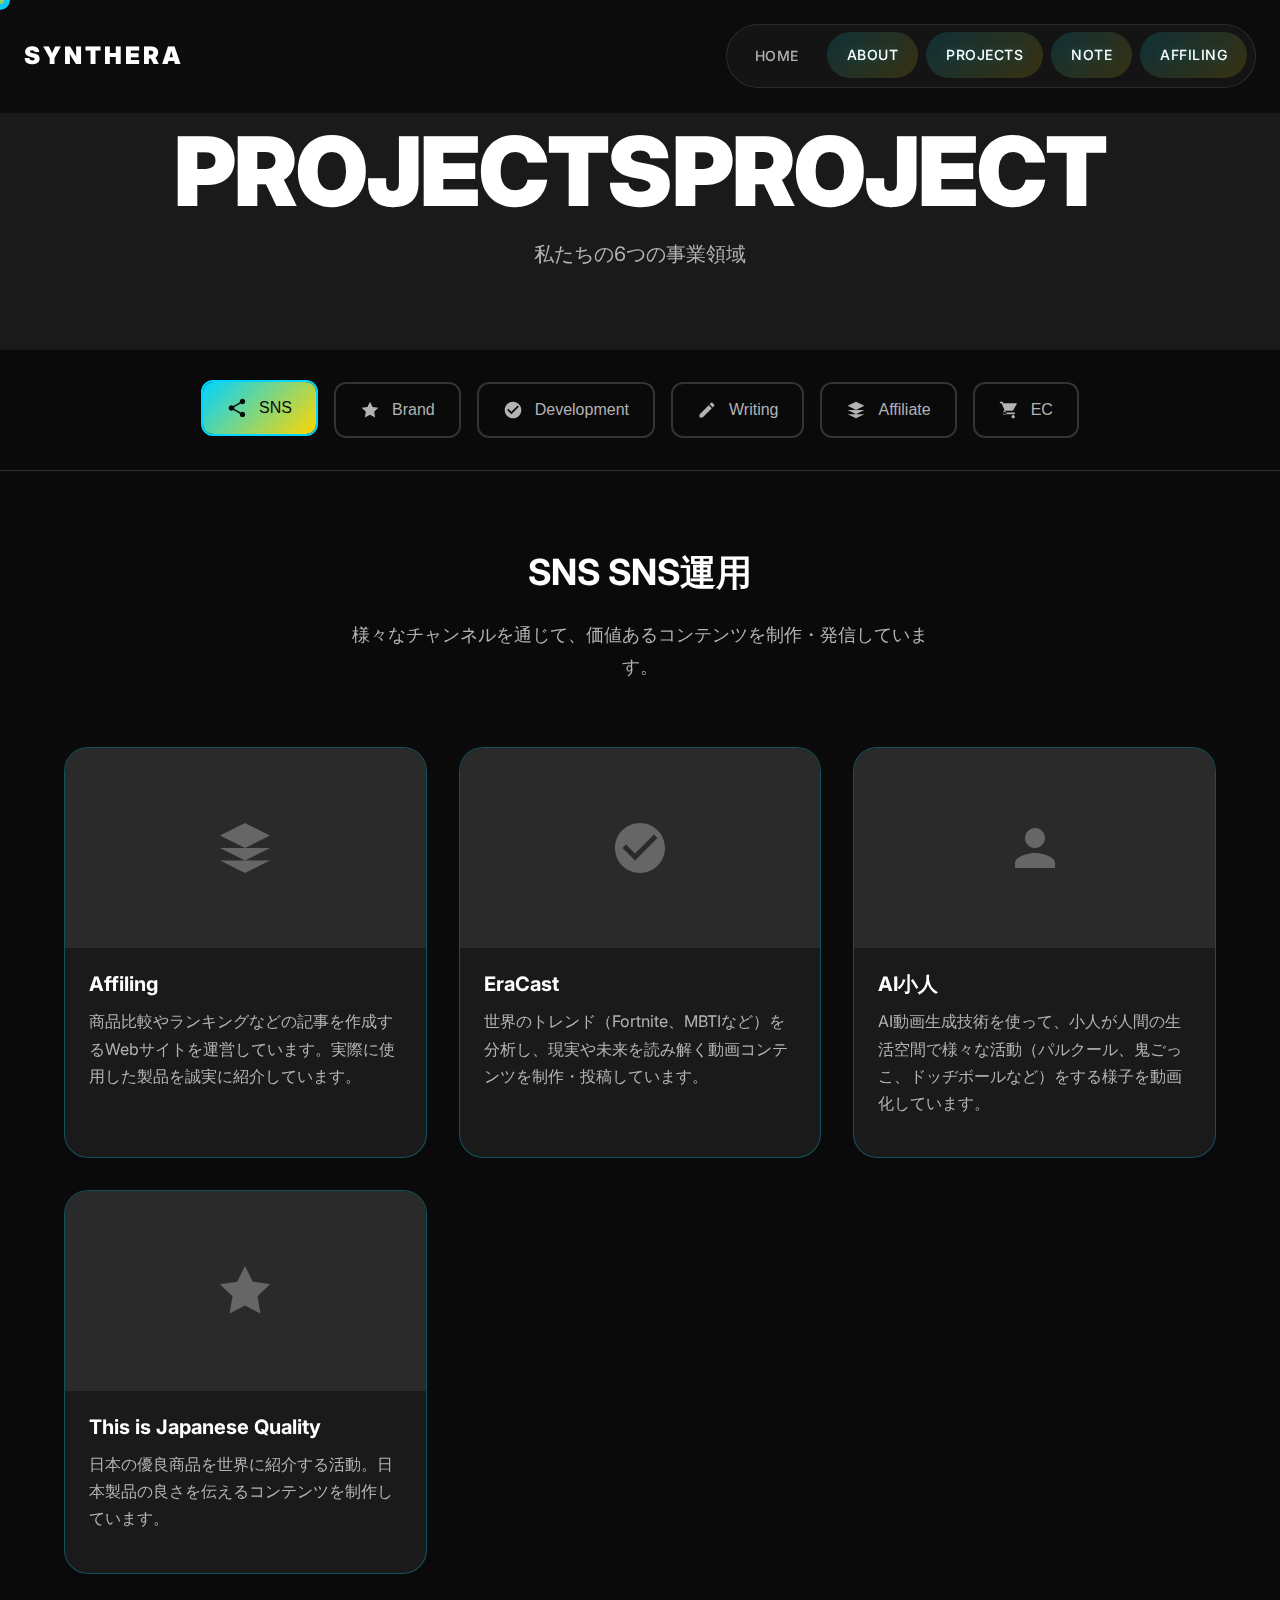
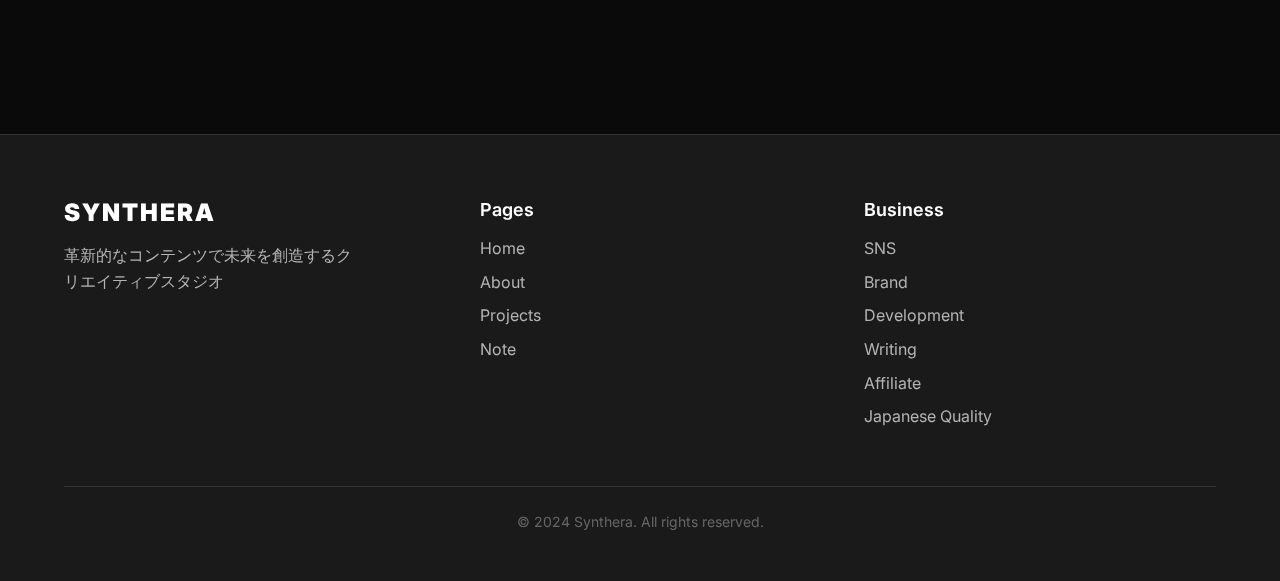
<file: backup/2025-11-03_04-35-24/projects.html>
<!DOCTYPE html>
<html lang="ja">
<head>
    <meta charset="UTF-8">
    <meta name="viewport" content="width=device-width, initial-scale=1.0">
    <title>Projects - Synthera</title>
    <meta name="description" content="Syntheraのプロジェクトをご紹介。YouTubeチャンネル運営、ブランド運営、アプリ開発、個人ライティングの4つの事業領域の詳細をご覧ください。">
    
    <!-- Fonts -->
    <link rel="preconnect" href="https://fonts.googleapis.com">
    <link rel="preconnect" href="https://fonts.gstatic.com" crossorigin>
    <link href="https://fonts.googleapis.com/css2?family=Inter:wght@300;400;500;600;700;800;900&display=swap" rel="stylesheet">
    
    <!-- Stylesheets -->
    <link rel="stylesheet" href="css/style.css">
    <link rel="stylesheet" href="css/projects.css">
    
    <!-- Favicon -->
    <link rel="icon" type="image/svg+xml" href="assets/icons/favicon.svg">
</head>
<body>
    <!-- Custom Cursor -->
    <div class="cursor" id="cursor"></div>
    <div class="cursor-trail" id="cursor-trail"></div>
    
    <!-- Navigation -->
    <nav class="navbar" id="navbar">
        <div class="nav-container">
            <div class="nav-logo">
                <a href="index.html" class="logo-link">
                    <span class="logo-text">SYNTHERA</span>
                </a>
            </div>
            
            <div class="nav-menu" id="nav-menu">
                <ul class="nav-list">
                    <li class="nav-item">
                        <a href="index.html" class="nav-link">Home</a>
                    </li>
                    <li class="nav-item">
                        <a href="about.html" class="nav-link">About</a>
                    </li>
                    <li class="nav-item">
                        <a href="projects.html" class="nav-link active">Projects</a>
                    </li>
                    <li class="nav-item">
                        <a href="note.html" class="nav-link">Note</a>
                    </li>
                    <li class="nav-item">
                        <a href="affiling.html" class="nav-link">Affiling</a>
                    </li>
                </ul>
            </div>
            
            <div class="nav-toggle" id="nav-toggle">
                <span class="bar"></span>
                <span class="bar"></span>
                <span class="bar"></span>
            </div>
        </div>
    </nav>

    <!-- Main Content -->
    <main>
        <!-- Page Header -->
        <section class="page-header">
            <div class="container">
                <div class="header-content">
                    <h1 class="page-title">
                        <span class="title-line">
                            <span class="title-word" data-word="PROJECTS">PROJECTS</span>
                        </span>
                    </h1>
                    <p class="page-subtitle">
                        私たちの6つの事業領域
                    </p>
                </div>
            </div>
        </section>

        <!-- Project Tabs -->
        <section class="project-tabs" id="project-tabs">
            <div class="container">
                <div class="tabs-navigation">
                    <button class="tab-button active" data-tab="sns">
                        <span class="tab-icon">
                            <svg viewBox="0 0 24 24" fill="currentColor">
                                <path d="M18 16.08c-.76 0-1.44.3-1.96.77L8.91 12.7c.05-.23.09-.46.09-.7s-.04-.47-.09-.7l7.05-4.11c.54.5 1.25.81 2.04.81 1.66 0 3-1.34 3-3s-1.34-3-3-3-3 1.34-3 3c0 .24.04.47.09.7L8.04 9.81C7.5 9.31 6.79 9 6 9c-1.66 0-3 1.34-3 3s1.34 3 3 3c.79 0 1.5-.31 2.04-.81l7.12 4.16c-.05.21-.08.43-.08.65 0 1.61 1.31 2.92 2.92 2.92 1.61 0 2.92-1.31 2.92-2.92s-1.31-2.92-2.92-2.92z"/>
                            </svg>
                        </span>
                        <span class="tab-text">SNS</span>
                    </button>
                    
                    <button class="tab-button" data-tab="brand">
                        <span class="tab-icon">
                            <svg viewBox="0 0 24 24" fill="currentColor">
                                <path d="M12 2l3.09 6.26L22 9.27l-5 4.87 1.18 6.88L12 17.77l-6.18 3.25L7 14.14 2 9.27l6.91-1.01L12 2z"/>
                            </svg>
                        </span>
                        <span class="tab-text">Brand</span>
                    </button>
                    
                    <button class="tab-button" data-tab="development">
                        <span class="tab-icon">
                            <svg viewBox="0 0 24 24" fill="currentColor">
                                <path d="M12 2C6.48 2 2 6.48 2 12s4.48 10 10 10 10-4.48 10-10S17.52 2 12 2zm-2 15l-5-5 1.41-1.41L10 14.17l7.59-7.59L19 8l-9 9z"/>
                            </svg>
                        </span>
                        <span class="tab-text">Development</span>
                    </button>
                    
                    <button class="tab-button" data-tab="writing">
                        <span class="tab-icon">
                            <svg viewBox="0 0 24 24" fill="currentColor">
                                <path d="M3 17.25V21h3.75L17.81 9.94l-3.75-3.75L3 17.25zM20.71 7.04c.39-.39.39-1.02 0-1.41l-2.34-2.34c-.39-.39-1.02-.39-1.41 0l-1.83 1.83 3.75 3.75 1.83-1.83z"/>
                            </svg>
                        </span>
                        <span class="tab-text">Writing</span>
                    </button>
                    
                    <button class="tab-button" data-tab="affiliate">
                        <span class="tab-icon">
                            <svg viewBox="0 0 24 24" fill="currentColor">
                                <path d="M12 2L2 7l10 5 10-5-10-5zM2 17l10 5 10-5M2 12l10 5 10-5"/>
                            </svg>
                        </span>
                        <span class="tab-text">Affiliate</span>
                    </button>
                    
                    <button class="tab-button" data-tab="ec">
                        <span class="tab-icon">
                            <svg viewBox="0 0 24 24" fill="currentColor">
                                <path d="M7 18c-1.1 0-2-.9-2-2s.9-2 2-2 2 .9 2 2-.9 2-2 2zM1 2v2h2l3.6 7.59-1.35 2.45c-.15.28-.25.61-.25.96 0 1.1.9 2 2 2h12v-2H7.42c-.14 0-.25-.11-.25-.25l.03-.12L8.1 13h7.45c.75 0 1.41-.41 1.75-1.03L21.7 4H5.21l-.94-2H1zm16 16c-1.1 0-2 .9-2 2s.9 2 2 2 2-.9 2-2-.9-2-2-2z"/>
                            </svg>
                        </span>
                        <span class="tab-text">EC</span>
                    </button>
                </div>
            </div>
        </section>

        <!-- SNS Tab Content -->
        <section class="tab-content active" id="sns-content">
            <div class="container">
                <div class="project-header">
                    <h2 class="project-title">
                        <span class="title-accent">SNS</span>
                        SNS運用
                    </h2>
                    <p class="project-description">
                        様々なチャンネルを通じて、価値あるコンテンツを制作・発信しています。
                    </p>
                </div>
                
                <div class="project-grid">
                    <div class="project-card">
                        <div class="card-image">
                            <div class="image-placeholder">
                                <svg viewBox="0 0 24 24" fill="currentColor">
                                    <path d="M12 2L2 7l10 5 10-5-10-5zM2 17l10 5 10-5M2 12l10 5 10-5"/>
                                </svg>
                            </div>
                        </div>
                        <div class="card-content">
                            <h3 class="card-title">Affiling</h3>
                            <p class="card-description">
                                商品比較やランキングなどの記事を作成するWebサイトを運営しています。実際に使用した製品を誠実に紹介しています。
                            </p>
                        </div>
                    </div>
                    
                    <div class="project-card">
                        <div class="card-image">
                            <div class="image-placeholder">
                                <svg viewBox="0 0 24 24" fill="currentColor">
                                    <path d="M12 2C6.48 2 2 6.48 2 12s4.48 10 10 10 10-4.48 10-10S17.52 2 12 2zm-2 15l-5-5 1.41-1.41L10 14.17l7.59-7.59L19 8l-9 9z"/>
                                </svg>
                            </div>
                        </div>
                        <div class="card-content">
                            <h3 class="card-title">EraCast</h3>
                            <p class="card-description">
                                世界のトレンド（Fortnite、MBTIなど）を分析し、現実や未来を読み解く動画コンテンツを制作・投稿しています。
                            </p>
                        </div>
                    </div>
                    
                    <div class="project-card">
                        <div class="card-image">
                            <div class="image-placeholder">
                                <svg viewBox="0 0 24 24" fill="currentColor">
                                    <path d="M12 12c2.21 0 4-1.79 4-4s-1.79-4-4-4-4 1.79-4 4 1.79 4 4 4zm0 2c-2.67 0-8 1.34-8 4v2h16v-2c0-2.66-5.33-4-8-4z"/>
                                </svg>
                            </div>
                        </div>
                        <div class="card-content">
                            <h3 class="card-title">AI小人</h3>
                            <p class="card-description">
                                AI動画生成技術を使って、小人が人間の生活空間で様々な活動（パルクール、鬼ごっこ、ドッヂボールなど）をする様子を動画化しています。
                            </p>
                        </div>
                    </div>
                    
                    <div class="project-card">
                        <div class="card-image">
                            <div class="image-placeholder">
                                <svg viewBox="0 0 24 24" fill="currentColor">
                                    <path d="M12 2l3.09 6.26L22 9.27l-5 4.87 1.18 6.88L12 17.77l-6.18 3.25L7 14.14 2 9.27l6.91-1.01L12 2z"/>
                                </svg>
                            </div>
                        </div>
                        <div class="card-content">
                            <h3 class="card-title">This is Japanese Quality</h3>
                            <p class="card-description">
                                日本の優良商品を世界に紹介する活動。日本製品の良さを伝えるコンテンツを制作しています。
                            </p>
                        </div>
                    </div>
                </div>
            </div>
        </section>

        <!-- Brand Tab Content -->
        <section class="tab-content" id="brand-content">
            <div class="container">
                <div class="project-header">
                    <h2 class="project-title">
                        <span class="title-accent">Brand</span>
                        ブランド運営
                    </h2>
                    <p class="project-description">
                        独自のブランドアイデンティティを構築し、一貫したメッセージとビジュアルで価値を伝えています。
                    </p>
                </div>
                
                <div class="brand-showcase">
                    <div class="brand-item">
                        <div class="brand-visual">
                            <div class="logo-preview">
                                <span class="logo-text">SYNTHERA</span>
                            </div>
                        </div>
                        <div class="brand-info">
                            <h3 class="brand-title">ブランドロゴ</h3>
                            <p class="brand-description">
                                モダンで洗練されたデザインで、革新的なイメージを表現
                            </p>
                        </div>
                    </div>
                    
                    <div class="brand-item">
                        <div class="brand-visual">
                            <div class="color-palette">
                                <div class="color-item" style="background: #00d4ff;"></div>
                                <div class="color-item" style="background: #ffd700;"></div>
                                <div class="color-item" style="background: #1a1a1a;"></div>
                            </div>
                        </div>
                        <div class="brand-info">
                            <h3 class="brand-title">カラーパレット</h3>
                            <p class="brand-description">
                                エレクトリックブルーとゴールドの組み合わせで高級感を演出
                            </p>
                        </div>
                    </div>
                    
                    <div class="brand-item">
                        <div class="brand-visual">
                            <div class="typography-sample">
                                <span class="font-sample">ABCDEFGHIJKLMNOPQRSTUVWXYZ</span>
                            </div>
                        </div>
                        <div class="brand-info">
                            <h3 class="brand-title">タイポグラフィ</h3>
                            <p class="brand-description">
                                Interフォントを使用し、読みやすさと現代性を両立
                            </p>
                        </div>
                    </div>
                </div>
            </div>
        </section>

        <!-- Development Tab Content -->
        <section class="tab-content" id="development-content">
            <div class="container">
                <div class="project-header">
                    <h2 class="project-title">
                        <span class="title-accent">Development</span>
                        アプリ開発
                    </h2>
                    <p class="project-description">
                        ユーザー体験を重視したアプリケーションを開発しています。現在4つのアプリ案があり、そのうち2つを開発中です。
                    </p>
                </div>
                
                <div class="development-grid">
                    <div class="dev-card">
                        <div class="dev-icon">
                            <svg viewBox="0 0 24 24" fill="currentColor">
                                <path d="M9 11H7v6h2v-6zm4 0h-2v6h2v-6zm4 0h-2v6h2v-6zm2.5-9H6.5c-1.1 0-2 .9-2 2v16c0 1.1.9 2 2 2h13c1.1 0 2-.9 2-2V4c0-1.1-.9-2-2-2zm0 18H6.5V4h13v16z"/>
                            </svg>
                        </div>
                        <h3 class="dev-title">ToDoアプリ</h3>
                        <p class="dev-description">
                            4分割ポストイット、ホワイトボード、ノート機能を統合したタスク管理アプリを開発しています。スケジューリング機能や目標設定機能、分析機能も搭載予定です。
                        </p>
                        <div class="dev-status">
                            <span class="status-badge">開発中</span>
                        </div>
                    </div>
                    
                    <div class="dev-card">
                        <div class="dev-icon">
                            <svg viewBox="0 0 24 24" fill="currentColor">
                                <path d="M19 4h-1V2h-2v2H8V2H6v2H5c-1.11 0-1.99.9-1.99 2L3 20c0 1.1.89 2 2 2h14c1.1 0 2-.9 2-2V6c0-1.1-.9-2-2-2zm0 16H5V10h14v10zm0-12H5V6h14v2z"/>
                            </svg>
                        </div>
                        <h3 class="dev-title">Calendar App</h3>
                        <p class="dev-description">
                            カレンダーアプリを開発中です。
                        </p>
                        <div class="dev-status">
                            <span class="status-badge">開発中</span>
                        </div>
                    </div>
                    
                    <div class="dev-card">
                        <div class="dev-icon">
                            <svg viewBox="0 0 24 24" fill="currentColor">
                                <path d="M12 2C6.48 2 2 6.48 2 12s4.48 10 10 10 10-4.48 10-10S17.52 2 12 2zm-2 15l-5-5 1.41-1.41L10 14.17l7.59-7.59L19 8l-9 9z"/>
                            </svg>
                        </div>
                        <h3 class="dev-title">アプリ開発案</h3>
                        <p class="dev-description">
                            その他のアプリ開発案があります。
                        </p>
                    </div>
                    
                    <div class="dev-card">
                        <div class="dev-icon">
                            <svg viewBox="0 0 24 24" fill="currentColor">
                                <path d="M12 2C6.48 2 2 6.48 2 12s4.48 10 10 10 10-4.48 10-10S17.52 2 12 2zm-2 15l-5-5 1.41-1.41L10 14.17l7.59-7.59L19 8l-9 9z"/>
                            </svg>
                        </div>
                        <h3 class="dev-title">アプリ開発案</h3>
                        <p class="dev-description">
                            その他のアプリ開発案があります。
                        </p>
                    </div>
                </div>
            </div>
        </section>

        <!-- Writing Tab Content -->
        <section class="tab-content" id="writing-content">
            <div class="container">
                <div class="project-header">
                    <h2 class="project-title">
                        <span class="title-accent">Writing</span>
                        個人ライティング
                    </h2>
                    <p class="project-description">
                        EraCastの動画台本や、ビジネスを通じて学んだことを記事として発信しています。
                    </p>
                </div>
                
                <div class="writing-grid">
                    <article class="writing-card">
                        <div class="card-meta">
                            <span class="category">Note記事</span>
                        </div>
                        <h3 class="card-title">EraCast動画台本</h3>
                        <p class="card-excerpt">
                            EraCastチャンネルで制作した動画の台本を記事として発信しています。世界のトレンド分析の視点を共有しています。
                        </p>
                    </article>
                    
                    <article class="writing-card">
                        <div class="card-meta">
                            <span class="category">Note記事</span>
                        </div>
                        <h3 class="card-title">学びの共有</h3>
                        <p class="card-excerpt">
                            ビジネス活動を通じて学んだことを記事として発信しています。経験を通じた気づきや知見を共有しています。
                        </p>
                    </article>
                </div>
            </div>
        </section>

        <!-- Affiliate Tab Content -->
        <section class="tab-content" id="affiliate-content">
            <div class="container">
                <div class="project-header">
                    <h2 class="project-title">
                        <span class="title-accent">Affiliate</span>
                        アフィリエイト
                    </h2>
                    <p class="project-description">
                        品質の高い製品を厳選し、おすすめ情報を提供することで、皆様の生活に価値を届けています。
                    </p>
                </div>
                
                <div class="affiliate-showcase">
                    <div class="affiliate-intro">
                        <h3>誠実な推薦で価値を届ける</h3>
                        <p>
                            実際に使用した製品を誠実に紹介しています。読者の皆様にとって価値ある情報を提供することを大切にしています。
                        </p>
                    </div>
                    
                    <div class="affiliate-categories">
                        <div class="category-card">
                            <div class="category-icon">
                                <svg viewBox="0 0 24 24" fill="currentColor">
                                    <path d="M12 2L2 7l10 5 10-5-10-5zM2 17l10 5 10-5M2 12l10 5 10-5"/>
                                </svg>
                            </div>
                            <h4 class="category-title">Affiling</h4>
                            <p class="category-description">
                                商品比較やランキングなどの記事を作成するWebサイト。実際に使用した製品を誠実に紹介しています。
                            </p>
                            <div class="category-link">
                                <a href="affiling.html" class="category-link-button">
                                    <span>記事を見る</span>
                                    <svg viewBox="0 0 24 24" fill="currentColor">
                                        <path d="M19 19H5V5h7V3H5c-1.11 0-2 .9-2 2v14c0 1.1.89 2 2 2h14c1.1 0 2-.9 2-2v-7h-2v7zM14 3v2h3.59l-9.83 9.83 1.41 1.41L19 6.41V10h2V3h-7z"/>
                                    </svg>
                                </a>
                            </div>
                        </div>
                        
                        <div class="category-card">
                            <div class="category-icon">
                                <svg viewBox="0 0 24 24" fill="currentColor">
                                    <path d="M12 2l3.09 6.26L22 9.27l-5 4.87 1.18 6.88L12 17.77l-6.18 3.25L7 14.14 2 9.27l6.91-1.01L12 2z"/>
                                </svg>
                            </div>
                            <h4 class="category-title">This is Japanese Quality</h4>
                            <p class="category-description">
                                日本の優良製品を海外に紹介するWebサイト。日本のモノづくりの誇りと品質を世界に伝える活動です。
                            </p>
                        </div>
                    </div>
                </div>
            </div>
        </section>

        <!-- EC Tab Content -->
        <section class="tab-content" id="ec-content">
            <div class="container">
                <div class="project-header">
                    <h2 class="project-title">
                        <span class="title-accent">EC</span>
                        EC運営
                    </h2>
                    <p class="project-description">
                        海外に向けて日本の製品を販売し、オリジナルブランドの構築に取り組んでいます。
                    </p>
                </div>
                
                <div class="project-grid">
                    <div class="project-card">
                        <div class="card-image">
                            <div class="image-placeholder">
                                <svg viewBox="0 0 24 24" fill="currentColor">
                                    <path d="M7 18c-1.1 0-2-.9-2-2s.9-2 2-2 2 .9 2 2-.9 2-2 2zM1 2v2h2l3.6 7.59-1.35 2.45c-.15.28-.25.61-.25.96 0 1.1.9 2 2 2h12v-2H7.42c-.14 0-.25-.11-.25-.25l.03-.12L8.1 13h7.45c.75 0 1.41-.41 1.75-1.03L21.7 4H5.21l-.94-2H1zm16 16c-1.1 0-2 .9-2 2s.9 2 2 2 2-.9 2-2-.9-2-2-2z"/>
                                </svg>
                            </div>
                        </div>
                        <div class="card-content">
                            <h3 class="card-title">Etsyショップ</h3>
                            <p class="card-description">
                                海外に向けて日本の製品を販売しています。日本人らしいものを世界に届ける活動です。
                            </p>
                        </div>
                    </div>
                    
                    <div class="project-card">
                        <div class="card-image">
                            <div class="image-placeholder">
                                <svg viewBox="0 0 24 24" fill="currentColor">
                                    <path d="M12 2C6.48 2 2 6.48 2 12s4.48 10 10 10 10-4.48 10-10S17.52 2 12 2zm0 18c-4.41 0-8-3.59-8-8s3.59-8 8-8 8 3.59 8 8-3.59 8-8 8zm0-14c-3.31 0-6 2.69-6 6s2.69 6 6 6 6-2.69 6-6-2.69-6-6-6zm-1 6V8h2v4h-2zm0 4v-2h2v2h-2z"/>
                                </svg>
                            </div>
                        </div>
                        <div class="card-content">
                            <h3 class="card-title">アパレルブランド</h3>
                            <p class="card-description">
                                オリジナルブランドの構築に取り組んでいます。
                            </p>
                        </div>
                    </div>
                </div>
            </div>
        </section>
    </main>

    <!-- Footer -->
    <footer class="footer">
        <div class="container">
            <div class="footer-content">
                <div class="footer-brand">
                    <h3 class="footer-logo">SYNTHERA</h3>
                    <p class="footer-description">
                        革新的なコンテンツで未来を創造するクリエイティブスタジオ
                    </p>
                </div>
                
                <div class="footer-links">
                    <div class="footer-column">
                        <h4 class="footer-title">Pages</h4>
                        <ul class="footer-list">
                            <li><a href="index.html" class="footer-link">Home</a></li>
                            <li><a href="about.html" class="footer-link">About</a></li>
                            <li><a href="projects.html" class="footer-link">Projects</a></li>
                            <li><a href="note.html" class="footer-link">Note</a></li>
                        </ul>
                    </div>
                    
                    <div class="footer-column">
                        <h4 class="footer-title">Business</h4>
                        <ul class="footer-list">
                            <li><a href="#" class="footer-link">SNS</a></li>
                            <li><a href="#" class="footer-link">Brand</a></li>
                            <li><a href="#" class="footer-link">Development</a></li>
                            <li><a href="#" class="footer-link">Writing</a></li>
                            <li><a href="#" class="footer-link">Affiliate</a></li>
                            <li><a href="japanese-quality.html" class="footer-link">Japanese Quality</a></li>
                        </ul>
                    </div>
                </div>
            </div>
            
            <div class="footer-bottom">
                <p class="footer-copyright">
                    © 2024 Synthera. All rights reserved.
                </p>
            </div>
        </div>
    </footer>

    <!-- Scripts -->
    <script src="js/main.js"></script>
    <script src="js/navigation.js"></script>
    <script src="js/animations.js"></script>
    <script src="js/notion-api.js"></script>
    <script src="js/notion-site-config.js"></script>
    <script src="js/notion-content-renderer.js"></script>
    <script src="js/notion-projects.js"></script>
    <script src="js/projects-notion.js"></script>
    <script src="js/projects-details.js"></script>
    <script src="js/notion-site-content.js"></script>
    <script src="js/notion-site-content-v2.js"></script>
</body>
</html>
</file>
<file: css/style.css>
/* ===== CSS Variables ===== */
:root {
  /* Colors */
  --color-primary: #00d4ff;
  --color-secondary: #ffd700;
  --color-accent: #ff6b6b;
  --color-background: #1a2332;
  --color-background-secondary: #243044;
  --color-background-tertiary: #2d3a4f;
  --color-text-primary: #f8fafc;
  --color-text-secondary: #cbd5e1;
  --color-text-muted: #94a3b8;
  --color-border: #3d4f5f;
  --color-overlay: rgba(26, 35, 50, 0.92);
  
  /* Typography */
  --font-family-primary: 'Inter', -apple-system, BlinkMacSystemFont, 'Segoe UI', Roboto, sans-serif;
  --font-family-heading: 'Playfair Display', 'Times New Roman', serif;
  --font-weight-light: 300;
  --font-weight-normal: 400;
  --font-weight-medium: 500;
  --font-weight-semibold: 600;
  --font-weight-bold: 700;
  --font-weight-extrabold: 800;
  --font-weight-black: 900;
  
  /* Font Sizes */
  --font-size-xs: 0.75rem;
  --font-size-sm: 0.875rem;
  --font-size-base: 1rem;
  --font-size-lg: 1.125rem;
  --font-size-xl: 1.25rem;
  --font-size-2xl: 1.5rem;
  --font-size-3xl: 1.875rem;
  --font-size-4xl: 2.25rem;
  --font-size-5xl: 3rem;
  --font-size-6xl: 3.75rem;
  --font-size-7xl: 4.5rem;
  --font-size-8xl: 6rem;
  
  /* Spacing */
  --spacing-1: 0.25rem;
  --spacing-2: 0.5rem;
  --spacing-3: 0.75rem;
  --spacing-4: 1rem;
  --spacing-5: 1.25rem;
  --spacing-6: 1.5rem;
  --spacing-8: 2rem;
  --spacing-10: 2.5rem;
  --spacing-12: 3rem;
  --spacing-16: 4rem;
  --spacing-20: 5rem;
  --spacing-24: 6rem;
  --spacing-32: 8rem;
  
  /* Border Radius */
  --radius-sm: 0.25rem;
  --radius-md: 0.5rem;
  --radius-lg: 0.75rem;
  --radius-xl: 1rem;
  --radius-2xl: 1.5rem;
  --radius-full: 9999px;
  
  /* Shadows */
  --shadow-sm: 0 1px 2px 0 rgba(0, 0, 0, 0.05);
  --shadow-md: 0 4px 6px -1px rgba(0, 0, 0, 0.1), 0 2px 4px -1px rgba(0, 0, 0, 0.06);
  --shadow-lg: 0 10px 15px -3px rgba(0, 0, 0, 0.1), 0 4px 6px -2px rgba(0, 0, 0, 0.05);
  --shadow-xl: 0 20px 25px -5px rgba(0, 0, 0, 0.1), 0 10px 10px -5px rgba(0, 0, 0, 0.04);
  --shadow-glow: 0 0 20px rgba(0, 212, 255, 0.3);
  --shadow-glow-secondary: 0 0 20px rgba(255, 215, 0, 0.3);
  
  /* Transitions */
  --transition-fast: 0.15s ease;
  --transition-normal: 0.3s ease;
  --transition-slow: 0.5s ease;
  --transition-spring: 0.4s cubic-bezier(0.175, 0.885, 0.32, 1.275);
  
  /* Z-index */
  --z-dropdown: 1000;
  --z-sticky: 1020;
  --z-fixed: 1030;
  --z-modal: 1040;
  --navbar-height: 80px;
  --z-popover: 1050;
  --z-tooltip: 1060;
}

/* ===== CSS Reset ===== */
*,
*::before,
*::after {
  box-sizing: border-box;
  margin: 0;
  padding: 0;
}

html {
  scroll-behavior: smooth;
  font-size: 16px;
}

body {
  font-family: var(--font-family-primary);
  font-weight: var(--font-weight-normal);
  line-height: 1.6;
  color: var(--color-text-primary);
  background-color: var(--color-background);
  overflow-x: hidden;
  -webkit-font-smoothing: antialiased;
  -moz-osx-font-smoothing: grayscale;
}

/* ===== Custom Cursor ===== */
.cursor {
  position: fixed;
  width: 18px;
  height: 18px;
  background: transparent;
  border: 2px solid var(--color-primary);
  border-radius: 50%;
  pointer-events: none;
  z-index: var(--z-tooltip);
  mix-blend-mode: normal;
  box-shadow: 0 0 0 1px rgba(0, 212, 255, 0.18);
  transition: transform 0.15s ease, box-shadow 0.2s ease;
}

.cursor-trail {
  position: fixed;
  width: 6px;
  height: 6px;
  background: var(--color-secondary);
  border-radius: 50%;
  pointer-events: none;
  z-index: var(--z-tooltip);
  opacity: 0.5;
  transition: all 0.3s ease;
}

/* ===== Typography ===== */
h1, h2, h3, h4, h5, h6 {
  font-weight: var(--font-weight-bold);
  line-height: 1.2;
  margin-bottom: var(--spacing-4);
}

h1, h2, h3 {
  font-family: var(--font-family-heading);
  letter-spacing: 0.04em;
}

h4, h5, h6 {
  font-family: var(--font-family-primary);
}

h1 { font-size: var(--font-size-6xl); }
h2 { font-size: var(--font-size-5xl); }
h3 { font-size: var(--font-size-4xl); }
h4 { font-size: var(--font-size-3xl); }
h5 { font-size: var(--font-size-2xl); }
h6 { font-size: var(--font-size-xl); }

p {
  margin-bottom: var(--spacing-4);
  color: var(--color-text-secondary);
}

a {
  color: var(--color-primary);
  text-decoration: none;
  transition: color var(--transition-normal);
}

a:hover {
  color: var(--color-secondary);
}

/* ===== Layout ===== */
.container {
  max-width: 1200px;
  margin: 0 auto;
  padding: 0 var(--spacing-6);
}

@media (max-width: 768px) {
  .container {
    padding: 0 var(--spacing-4);
  }
}

/* ===== Navigation ===== */
.navbar {
  position: fixed;
  top: 0;
  left: 0;
  right: 0;
  z-index: var(--z-fixed);
  background: rgba(26, 35, 50, 0.88);
  backdrop-filter: blur(30px);
  border-bottom: 1px solid transparent;
  transition: all var(--transition-normal);
  padding: var(--spacing-2) 0;
  animation: navbarSlideDown 0.8s ease-out;
}

.navbar::before {
  content: '';
  position: absolute;
  top: 0;
  left: 0;
  right: 0;
  bottom: 0;
  background: linear-gradient(135deg, 
    rgba(0, 212, 255, 0.1) 0%, 
    rgba(255, 215, 0, 0.05) 50%, 
    rgba(255, 107, 107, 0.05) 100%);
  opacity: 0;
  transition: opacity var(--transition-normal);
  z-index: -1;
}

.navbar.scrolled {
  background: rgba(26, 35, 50, 0.95);
  border-bottom-color: rgba(0, 212, 255, 0.2);
  box-shadow: 
    0 8px 32px rgba(0, 0, 0, 0.3),
    0 0 0 1px rgba(255, 255, 255, 0.05);
  padding: var(--spacing-1) 0;
}

.navbar.scrolled::before {
  opacity: 1;
}

.nav-container {
  display: flex;
  justify-content: space-between;
  align-items: center;
  padding: var(--spacing-4) var(--spacing-6);
  max-width: 1400px;
  margin: 0 auto;
  position: relative;
}

.nav-container::after {
  content: '';
  position: absolute;
  bottom: 0;
  left: 50%;
  transform: translateX(-50%);
  width: 60%;
  height: 1px;
  background: linear-gradient(90deg, 
    transparent 0%, 
    rgba(0, 212, 255, 0.3) 20%, 
    rgba(255, 215, 0, 0.3) 50%, 
    rgba(0, 212, 255, 0.3) 80%, 
    transparent 100%);
  opacity: 0;
  transition: opacity var(--transition-normal);
}

.navbar.scrolled .nav-container::after {
  opacity: 1;
}

.nav-logo {
  position: relative;
  z-index: 2;
}

.nav-logo .logo-link {
  font-size: var(--font-size-2xl);
  font-weight: var(--font-weight-black);
  color: var(--color-text-primary);
  letter-spacing: 3px;
  transition: all var(--transition-normal);
  position: relative;
  text-decoration: none;
  display: inline-block;
}

.nav-logo .logo-link::before {
  content: '';
  position: absolute;
  top: 0;
  left: 0;
  right: 0;
  bottom: 0;
  background: linear-gradient(135deg, var(--color-primary), var(--color-secondary));
  opacity: 0;
  transition: opacity var(--transition-normal);
  z-index: -1;
  border-radius: var(--radius-md);
  padding: var(--spacing-2) var(--spacing-4);
  margin: calc(-1 * var(--spacing-2)) calc(-1 * var(--spacing-4));
}

.nav-logo .logo-link:hover::before {
  opacity: 0.1;
}

.nav-logo .logo-link:hover {
  color: var(--color-primary);
  transform: translateY(-1px);
  text-shadow: 0 0 20px rgba(0, 212, 255, 0.5);
}

.nav-menu {
  display: flex;
  align-items: center;
  position: relative;
}

.nav-list {
  display: flex;
  list-style: none;
  gap: var(--spacing-1);
  background: rgba(36, 48, 68, 0.6);
  padding: var(--spacing-2);
  border-radius: var(--radius-full);
  border: 1px solid rgba(255, 255, 255, 0.1);
  backdrop-filter: blur(20px);
  position: relative;
  flex-wrap: nowrap;
}

.nav-list::before {
  content: '';
  position: absolute;
  top: 0;
  left: 0;
  right: 0;
  bottom: 0;
  background: linear-gradient(135deg, 
    rgba(0, 212, 255, 0.1), 
    rgba(255, 215, 0, 0.05));
  border-radius: var(--radius-full);
  opacity: 0;
  transition: opacity var(--transition-normal);
  z-index: -1;
}

.nav-list:hover::before {
  opacity: 1;
}

.nav-item {
  position: relative;
}

.nav-link {
  font-weight: var(--font-weight-medium);
  color: var(--color-text-secondary);
  transition: all var(--transition-normal);
  position: relative;
  padding: var(--spacing-3) var(--spacing-4);
  border-radius: var(--radius-full);
  text-decoration: none;
  display: block;
  font-size: var(--font-size-sm);
  letter-spacing: 0.3px;
  text-transform: uppercase;
  white-space: nowrap;
}

.nav-link::before {
  content: '';
  position: absolute;
  top: 0;
  left: 0;
  right: 0;
  bottom: 0;
  background: linear-gradient(135deg, var(--color-primary), var(--color-secondary));
  opacity: 0;
  transition: all var(--transition-normal);
  z-index: -1;
  border-radius: var(--radius-full);
  transform: scale(0.8);
}

.nav-link:hover::before,
.nav-link.active::before {
  opacity: 0.15;
  transform: scale(1);
}

.nav-link:hover,
.nav-link.active {
  color: var(--color-text-primary);
  transform: translateY(-1px);
  text-shadow: 0 0 10px rgba(0, 212, 255, 0.3);
}

.nav-toggle {
  display: none;
  flex-direction: column;
  cursor: pointer;
  gap: 6px;
  padding: var(--spacing-2);
  border-radius: var(--radius-md);
  transition: all var(--transition-normal);
  position: relative;
  z-index: 3;
  border: none;
  margin: 0;
  background: transparent;
  font: inherit;
  color: inherit;
  -webkit-appearance: none;
  appearance: none;
}

.nav-toggle:hover {
  background: rgba(255, 255, 255, 0.1);
}

.nav-toggle .bar {
  width: 28px;
  height: 3px;
  background: var(--color-text-primary);
  transition: all var(--transition-normal);
  border-radius: var(--radius-full);
  position: relative;
}

.nav-toggle .bar::before {
  content: '';
  position: absolute;
  top: 0;
  left: 0;
  width: 100%;
  height: 100%;
  background: linear-gradient(90deg, var(--color-primary), var(--color-secondary));
  opacity: 0;
  transition: opacity var(--transition-normal);
  border-radius: var(--radius-full);
}

.nav-toggle:hover .bar::before {
  opacity: 1;
}

/* Desktop Navigation - Hide hamburger menu */
@media (min-width: 769px) {
  .nav-toggle {
    display: none !important;
  }
}

/* Mobile Navigation - Keep navbar visible */
@media (max-width: 768px) {
  .navbar {
    display: block;
    background: rgba(26, 35, 50, 0.9);
    backdrop-filter: blur(20px);
    border-bottom: 1px solid rgba(255, 255, 255, 0.1);
    padding: var(--spacing-2) 0;
  }
  
  .navbar .nav-container {
    justify-content: center;
    padding: 0 var(--spacing-4);
  }
  
  .navbar .nav-logo {
    display: block;
  }
  
  .navbar .nav-list {
    display: none;
  }
  
  .nav-menu .nav-list {
    display: flex !important;
    opacity: 1 !important;
    transform: translateY(0) !important;
  }
  
  .nav-menu .nav-item {
    opacity: 1 !important;
    transform: translateX(0) !important;
  }
}

/* Mobile Navigation */
@media (max-width: 768px) {
  .nav-toggle {
    display: flex;
    position: fixed;
    top: calc(var(--navbar-height) + var(--spacing-4));
    left: 50%;
    transform: translateX(-50%);
    z-index: 1002;
    background: rgba(26, 35, 50, 0.9);
    backdrop-filter: blur(20px);
    border: 1px solid rgba(255, 255, 255, 0.1);
    border-radius: var(--radius-xl);
    padding: var(--spacing-3);
    box-shadow:
      0 8px 32px rgba(0, 0, 0, 0.3),
      0 0 0 1px rgba(255, 255, 255, 0.05),
      0 0 20px rgba(0, 212, 255, 0.1);
    transition: all 0.3s ease;
  }

  .nav-toggle:hover {
    background: rgba(26, 35, 50, 0.95);
    box-shadow:
      0 12px 40px rgba(0, 0, 0, 0.4),
      0 0 0 1px rgba(255, 255, 255, 0.1),
      0 0 30px rgba(0, 212, 255, 0.2);
    transform: translateX(-50%) translateY(-2px) scale(1.05);
  }
  
  .nav-menu {
    position: fixed;
    top: 0;
    left: 0;
    width: 100vw;
    height: 100vh;
    background: rgba(26, 35, 50, 0.98);
    backdrop-filter: blur(50px);
    flex-direction: column;
    justify-content: center;
    align-items: center;
    transform: translateX(100%);
    opacity: 0;
    visibility: hidden;
    transition: all 0.6s cubic-bezier(0.25, 0.46, 0.45, 0.94);
    z-index: 1025;
    overflow: hidden;
    margin: 0;
    padding: 0;
    pointer-events: none;
  }
  
  .nav-menu::before {
    content: '';
    position: absolute;
    top: 0;
    left: 0;
    right: 0;
    bottom: 0;
    background: 
      radial-gradient(circle at 20% 20%, rgba(0, 212, 255, 0.15) 0%, transparent 50%),
      radial-gradient(circle at 80% 80%, rgba(255, 215, 0, 0.1) 0%, transparent 50%),
      radial-gradient(circle at 50% 50%, rgba(255, 107, 107, 0.05) 0%, transparent 70%);
    z-index: -1;
    animation: gradientShift 8s ease-in-out infinite;
  }
  
  .nav-menu::after {
    content: '';
    position: absolute;
    top: 0;
    left: 0;
    right: 0;
    bottom: 0;
    background: 
      linear-gradient(45deg, transparent 30%, rgba(0, 212, 255, 0.02) 50%, transparent 70%);
    animation: shimmer 3s ease-in-out infinite;
    z-index: -1;
  }
  
  .nav-menu.active {
    transform: translateX(0);
    opacity: 1;
    visibility: visible;
    animation: menuSlideIn 0.6s cubic-bezier(0.25, 0.46, 0.45, 0.94);
    pointer-events: all;
  }
  
  .nav-menu.active::before {
    animation-play-state: running;
  }
  
  .nav-list {
    flex-direction: column;
    gap: var(--spacing-4);
    width: auto;
    background: rgba(45, 58, 79, 0.85);
    padding: var(--spacing-8);
    border: 1px solid rgba(255, 255, 255, 0.1);
    border-radius: var(--radius-2xl);
    backdrop-filter: blur(20px);
    position: relative;
    transform: translateY(50px);
    opacity: 0;
    transition: all 0.8s cubic-bezier(0.25, 0.46, 0.45, 0.94) 0.2s;
    box-shadow: 
      0 8px 32px rgba(0, 0, 0, 0.3),
      0 0 0 1px rgba(255, 255, 255, 0.05);
  }
  
  .nav-menu.active .nav-list {
    transform: translateY(0);
    opacity: 1;
  }
  
  .nav-list::before {
    content: '';
    position: absolute;
    top: 0;
    left: 0;
    right: 0;
    bottom: 0;
    background: linear-gradient(135deg, 
      rgba(0, 212, 255, 0.05), 
      rgba(255, 215, 0, 0.03));
    border-radius: var(--radius-2xl);
    z-index: -1;
  }
  
  .nav-item {
    position: relative;
    transform: translateX(100px);
    opacity: 0;
    transition: all 0.6s cubic-bezier(0.25, 0.46, 0.45, 0.94);
    display: block;
  }
  
  .nav-menu.active .nav-item {
    transform: translateX(0);
    opacity: 1;
    animation: navItemSlideIn 0.8s cubic-bezier(0.25, 0.46, 0.45, 0.94) forwards;
  }
  
  .nav-menu.active .nav-item:nth-child(1) { transition-delay: 0.3s; }
  .nav-menu.active .nav-item:nth-child(2) { transition-delay: 0.4s; }
  .nav-menu.active .nav-item:nth-child(3) { transition-delay: 0.5s; }
  .nav-menu.active .nav-item:nth-child(4) { transition-delay: 0.6s; }
  
  .nav-link {
    font-size: var(--font-size-3xl);
    font-weight: var(--font-weight-bold);
    padding: var(--spacing-6) var(--spacing-12);
    text-align: center;
    min-width: 280px;
    position: relative;
    overflow: hidden;
    border-radius: var(--radius-xl);
    text-transform: uppercase;
    letter-spacing: 2px;
    transition: all 0.4s cubic-bezier(0.25, 0.46, 0.45, 0.94);
    display: block;
    color: var(--color-text-primary);
    text-decoration: none;
  }
  
  .nav-link::before {
    content: '';
    position: absolute;
    top: 0;
    left: 0;
    right: 0;
    bottom: 0;
    background: linear-gradient(135deg, var(--color-primary), var(--color-secondary));
    opacity: 0;
    transform: translateY(100%);
    transition: all 0.4s cubic-bezier(0.25, 0.46, 0.45, 0.94);
    z-index: -1;
    border-radius: var(--radius-xl);
  }
  
  .nav-link::after {
    content: '';
    position: absolute;
    top: 50%;
    left: 50%;
    width: 0;
    height: 0;
    background: radial-gradient(circle, rgba(255, 255, 255, 0.1) 0%, transparent 70%);
    transform: translate(-50%, -50%);
    transition: all 0.4s cubic-bezier(0.25, 0.46, 0.45, 0.94);
    z-index: -1;
    border-radius: 50%;
  }
  
  .nav-link:hover::before {
    opacity: 0.15;
    transform: translateY(0);
  }
  
  .nav-link:hover::after {
    width: 200px;
    height: 200px;
  }
  
  .nav-link:hover,
  .nav-link.active {
    color: var(--color-text-primary);
    transform: translateY(-4px) scale(1.02);
    text-shadow: 0 0 20px rgba(0, 212, 255, 0.5);
  }
  
  .nav-link.active::before {
    opacity: 0.2;
    transform: translateY(0);
  }
  
  /* Enhanced Hamburger Menu */
  .nav-toggle::before {
    content: '';
    position: absolute;
    top: 0;
    left: 0;
    right: 0;
    bottom: 0;
    background: linear-gradient(135deg, var(--color-primary), var(--color-secondary));
    opacity: 0;
    transition: opacity 0.3s ease;
    border-radius: var(--radius-xl);
    z-index: -1;
  }
  
  .nav-toggle:hover::before {
    opacity: 0.1;
  }
  
  .nav-toggle.active {
    background: rgba(26, 35, 50, 0.98);
    box-shadow: 
      0 12px 40px rgba(0, 0, 0, 0.5),
      0 0 0 1px rgba(0, 212, 255, 0.3),
      0 0 40px rgba(0, 212, 255, 0.3);
    transform: translateX(-50%) translateY(-4px) scale(1.1);
  }
  
  .nav-toggle.active::before {
    opacity: 0.2;
  }
  
  .nav-toggle .bar {
    width: 32px;
    height: 4px;
    background: var(--color-text-primary);
    transition: all 0.4s cubic-bezier(0.25, 0.46, 0.45, 0.94);
    border-radius: var(--radius-full);
    position: relative;
    transform-origin: center;
  }
  
  .nav-toggle .bar::before {
    content: '';
    position: absolute;
    top: 0;
    left: 0;
    width: 100%;
    height: 100%;
    background: linear-gradient(90deg, var(--color-primary), var(--color-secondary));
    opacity: 0;
    transition: opacity 0.3s ease;
    border-radius: var(--radius-full);
  }
  
  .nav-toggle:hover .bar::before {
    opacity: 1;
  }
  
  .nav-toggle.active .bar::before {
    opacity: 1;
  }
  
  /* Hamburger Animation States */
  .nav-toggle.active .bar:nth-child(1) {
    transform: rotate(45deg) translate(8px, 8px);
    background: linear-gradient(90deg, var(--color-primary), var(--color-secondary));
  }
  
  .nav-toggle.active .bar:nth-child(2) {
    opacity: 0;
    transform: translateX(-30px) scale(0);
  }
  
  .nav-toggle.active .bar:nth-child(3) {
    transform: rotate(-45deg) translate(8px, -8px);
    background: linear-gradient(90deg, var(--color-primary), var(--color-secondary));
  }
  
  /* Mobile Menu Close Button */
  .nav-menu-close {
    position: absolute;
    top: var(--spacing-8);
    right: var(--spacing-8);
    width: 48px;
    height: 48px;
    background: rgba(255, 255, 255, 0.1);
    border: 1px solid rgba(255, 255, 255, 0.2);
    border-radius: 50%;
    display: flex;
    align-items: center;
    justify-content: center;
    cursor: pointer;
    transition: all 0.3s ease;
    z-index: 1003;
  }
  
  .nav-menu-close::before,
  .nav-menu-close::after {
    content: '';
    position: absolute;
    width: 24px;
    height: 2px;
    background: var(--color-text-primary);
    border-radius: var(--radius-full);
    transition: all 0.3s ease;
  }
  
  .nav-menu-close::before {
    transform: rotate(45deg);
  }
  
  .nav-menu-close::after {
    transform: rotate(-45deg);
  }
  
  .nav-menu-close:hover {
    background: rgba(255, 255, 255, 0.2);
    transform: rotate(90deg);
  }
  
  .nav-menu-close:hover::before,
  .nav-menu-close:hover::after {
    background: var(--color-primary);
  }
}

/* ===== Buttons ===== */
.cta-button {
  position: relative;
  display: inline-flex;
  align-items: center;
  justify-content: center;
  padding: var(--spacing-4) var(--spacing-8);
  font-weight: var(--font-weight-semibold);
  color: var(--color-text-primary);
  background: transparent;
  border: 2px solid var(--color-primary);
  border-radius: var(--radius-lg);
  cursor: pointer;
  overflow: hidden;
  transition: all var(--transition-normal);
  text-decoration: none;
}

.cta-button.primary {
  background: var(--color-primary);
  color: var(--color-background);
}

.cta-button.secondary {
  border-color: var(--color-secondary);
  color: var(--color-secondary);
}

.cta-button.secondary:hover {
  background: var(--color-secondary);
  color: var(--color-background);
}

.cta-button .button-bg {
  position: absolute;
  top: 0;
  left: -100%;
  width: 100%;
  height: 100%;
  background: var(--color-secondary);
  transition: left var(--transition-normal);
  z-index: -1;
}

.cta-button:hover .button-bg {
  left: 0;
}

.cta-button:hover {
  transform: translateY(-2px);
  box-shadow: var(--shadow-glow);
}

/* ===== Cards ===== */
.card {
  background: var(--color-background-secondary);
  border: 1px solid var(--color-border);
  border-radius: var(--radius-xl);
  padding: var(--spacing-6);
  transition: all var(--transition-normal);
}

.card:hover {
  transform: translateY(-4px);
  box-shadow: var(--shadow-xl);
  border-color: var(--color-primary);
}

/* ===== Animations ===== */
@keyframes fadeInUp {
  from {
    opacity: 0;
    transform: translateY(30px);
  }
  to {
    opacity: 1;
    transform: translateY(0);
  }
}

@keyframes fadeInLeft {
  from {
    opacity: 0;
    transform: translateX(-30px);
  }
  to {
    opacity: 1;
    transform: translateX(0);
  }
}

@keyframes fadeInRight {
  from {
    opacity: 0;
    transform: translateX(30px);
  }
  to {
    opacity: 1;
    transform: translateX(0);
  }
}

@keyframes scaleIn {
  from {
    opacity: 0;
    transform: scale(0.9);
  }
  to {
    opacity: 1;
    transform: scale(1);
  }
}

@keyframes glow {
  0%, 100% {
    box-shadow: 0 0 20px rgba(0, 212, 255, 0.3);
  }
  50% {
    box-shadow: 0 0 30px rgba(0, 212, 255, 0.6);
  }
}

@keyframes float {
  0%, 100% {
    transform: translateY(0);
  }
  50% {
    transform: translateY(-10px);
  }
}

@keyframes navbarSlideDown {
  from {
    transform: translateY(-100%);
    opacity: 0;
  }
  to {
    transform: translateY(0);
    opacity: 1;
  }
}

@keyframes navLinkPulse {
  0%, 100% {
    transform: scale(1);
  }
  50% {
    transform: scale(1.05);
  }
}

@keyframes gradientShift {
  0%, 100% {
    background-position: 0% 50%;
  }
  50% {
    background-position: 100% 50%;
  }
}

@keyframes shimmer {
  0% {
    transform: translateX(-100%);
  }
  100% {
    transform: translateX(100%);
  }
}

@keyframes menuSlideIn {
  from {
    transform: translateX(100%) scale(0.8);
    opacity: 0;
  }
  to {
    transform: translateX(0) scale(1);
    opacity: 1;
  }
}

@keyframes navItemSlideIn {
  from {
    transform: translateX(100px) rotate(5deg);
    opacity: 0;
  }
  to {
    transform: translateX(0) rotate(0deg);
    opacity: 1;
  }
}

@keyframes rippleEffect {
  0% {
    transform: scale(0);
    opacity: 1;
  }
  100% {
    transform: scale(4);
    opacity: 0;
  }
}

@keyframes pulseGlow {
  0%, 100% {
    box-shadow: 
      0 8px 32px rgba(0, 0, 0, 0.3),
      0 0 0 1px rgba(255, 255, 255, 0.05),
      0 0 20px rgba(0, 212, 255, 0.3);
  }
  50% {
    box-shadow: 
      0 8px 32px rgba(0, 0, 0, 0.3),
      0 0 0 1px rgba(255, 255, 255, 0.05),
      0 0 40px rgba(0, 212, 255, 0.6);
  }
}

@keyframes floatUp {
  0%, 100% {
    transform: translateX(-50%) translateY(0);
  }
  50% {
    transform: translateX(-50%) translateY(-8px);
  }
}

@keyframes centerPulse {
  0%, 100% {
    transform: translateX(-50%) scale(1);
  }
  50% {
    transform: translateX(-50%) scale(1.05);
  }
}

/* ===== Utility Classes ===== */
.centered {
  text-align: center;
}

.fade-in {
  animation: fadeInUp 0.6s ease forwards;
}

.fade-in-left {
  animation: fadeInLeft 0.6s ease forwards;
}

.fade-in-right {
  animation: fadeInRight 0.6s ease forwards;
}

.scale-in {
  animation: scaleIn 0.6s ease forwards;
}

.glow {
  animation: glow 2s ease-in-out infinite;
}

.float {
  animation: float 3s ease-in-out infinite;
}

/* ===== Responsive Typography ===== */
@media (max-width: 768px) {
  h1 { font-size: var(--font-size-4xl); }
  h2 { font-size: var(--font-size-3xl); }
  h3 { font-size: var(--font-size-2xl); }
  h4 { font-size: var(--font-size-xl); }
  h5 { font-size: var(--font-size-lg); }
  h6 { font-size: var(--font-size-base); }
}

/* ===== Footer ===== */
.footer {
  background: var(--color-background-secondary);
  border-top: 1px solid var(--color-border);
  padding: var(--spacing-16) 0 var(--spacing-8);
  margin-top: var(--spacing-20);
}

.footer-content {
  display: grid;
  grid-template-columns: 1fr 2fr;
  gap: var(--spacing-12);
  margin-bottom: var(--spacing-12);
}

.footer-brand .footer-logo {
  font-size: var(--font-size-2xl);
  font-weight: var(--font-weight-black);
  color: var(--color-text-primary);
  letter-spacing: 2px;
  margin-bottom: var(--spacing-4);
}

.footer-description {
  color: var(--color-text-secondary);
  max-width: 300px;
}

.footer-links {
  display: grid;
  grid-template-columns: repeat(auto-fit, minmax(150px, 1fr));
  gap: var(--spacing-8);
}

.footer-title {
  font-size: var(--font-size-lg);
  font-weight: var(--font-weight-semibold);
  color: var(--color-text-primary);
  margin-bottom: var(--spacing-4);
}

.footer-list {
  list-style: none;
}

.footer-list li {
  margin-bottom: var(--spacing-2);
}

.footer-link {
  color: var(--color-text-secondary);
  transition: color var(--transition-normal);
}

.footer-link:hover {
  color: var(--color-primary);
}

.footer-bottom {
  border-top: 1px solid var(--color-border);
  padding-top: var(--spacing-6);
  text-align: center;
}

.footer-copyright {
  color: var(--color-text-muted);
  font-size: var(--font-size-sm);
}

@media (max-width: 768px) {
  .footer-content {
    grid-template-columns: 1fr;
    gap: var(--spacing-8);
  }
  
  .footer-links {
    grid-template-columns: repeat(2, 1fr);
  }
}

/* ===== Loading States ===== */
.loading {
  opacity: 0.6;
  pointer-events: none;
}

.skeleton {
  background: linear-gradient(90deg, var(--color-background-tertiary) 25%, var(--color-border) 50%, var(--color-background-tertiary) 75%);
  background-size: 200% 100%;
  animation: loading 1.5s infinite;
}

@keyframes loading {
  0% {
    background-position: 200% 0;
  }
  100% {
    background-position: -200% 0;
  }
}

/* ===== Accessibility ===== */
@media (prefers-reduced-motion: reduce) {
  *,
  *::before,
  *::after {
    animation-duration: 0.01ms !important;
    animation-iteration-count: 1 !important;
    transition-duration: 0.01ms !important;
  }
}

/* ===== Focus States ===== */
button:focus,
a:focus,
input:focus,
textarea:focus,
select:focus {
  outline: 2px solid var(--color-primary);
  outline-offset: 2px;
}

/* ===== Selection ===== */
::selection {
  background: var(--color-primary);
  color: var(--color-background);
}

::-moz-selection {
  background: var(--color-primary);
  color: var(--color-background);
}
</file>
<file: css/home.css>
/* ===== Home Page Styles ===== */

/* Hero Section */
.hero {
  position: relative;
  min-height: 100vh;
  display: flex;
  align-items: center;
  justify-content: center;
  overflow: hidden;
}

.hero-background {
  position: absolute;
  top: 0;
  left: 0;
  width: 100%;
  height: 100%;
  z-index: -2;
}

.gradient-mesh {
  position: absolute;
  top: 0;
  left: 0;
  width: 100%;
  height: 100%;
  background: 
    radial-gradient(circle at 20% 80%, rgba(0, 212, 255, 0.14) 0%, transparent 50%),
    radial-gradient(circle at 80% 20%, rgba(255, 215, 0, 0.12) 0%, transparent 50%),
    radial-gradient(circle at 50% 50%, rgba(255, 255, 255, 0.03) 0%, transparent 60%);
  animation: gradientShift 20s ease-in-out infinite;
}

@keyframes gradientShift {
  0%, 100% {
    opacity: 1;
  }
  50% {
    opacity: 0.7;
  }
}

.particles {
  position: absolute;
  width: 100%;
  height: 100%;
}

.particle {
  position: absolute;
  width: 4px;
  height: 4px;
  background: var(--color-primary);
  border-radius: 50%;
  animation: float 6s ease-in-out infinite;
}

.particle:nth-child(2n) {
  background: var(--color-secondary);
  animation-delay: -2s;
  animation-duration: 8s;
}

.particle:nth-child(3n) {
  background: var(--color-accent);
  animation-delay: -4s;
  animation-duration: 10s;
}

.hero-content {
  text-align: center;
  z-index: 1;
  max-width: 800px;
  padding: 0 var(--spacing-6);
}

.hero-title {
  font-size: clamp(3rem, 8vw, 8rem);
  font-weight: var(--font-weight-black);
  line-height: 0.9;
  margin-bottom: var(--spacing-8);
  text-transform: uppercase;
  letter-spacing: -0.02em;
}

.title-line {
  display: block;
  overflow: hidden;
}

.title-word {
  display: inline-block;
  opacity: 0;
  transform: translateY(100%);
  animation: slideInUp 1s ease forwards;
}

.title-word:nth-child(1) {
  animation-delay: 0.2s;
}

.title-word:nth-child(2) {
  animation-delay: 0.4s;
}

.title-word:nth-child(3) {
  animation-delay: 0.6s;
}

@keyframes slideInUp {
  to {
    opacity: 1;
    transform: translateY(0);
  }
}

.hero-subtitle {
  font-size: var(--font-size-xl);
  color: var(--color-text-secondary);
  margin-bottom: var(--spacing-12);
  max-width: 40rem;
  margin-left: auto;
  margin-right: auto;
  opacity: 0;
  animation: fadeInUp 1s ease 0.8s forwards;
}

.hero-cta {
  opacity: 0;
  animation: fadeInUp 1s ease 1s forwards;
}

.scroll-indicator {
  position: absolute;
  bottom: var(--spacing-8);
  left: 50%;
  transform: translateX(-50%);
  display: flex;
  flex-direction: column;
  align-items: center;
  gap: var(--spacing-3);
  opacity: 0;
  animation: fadeInUp 1s ease 1.2s forwards;
}

.scroll-line {
  width: 2px;
  height: 40px;
  background: linear-gradient(to bottom, var(--color-primary), transparent);
  animation: scrollPulse 2s ease-in-out infinite;
}

@keyframes scrollPulse {
  0%, 100% {
    opacity: 0.5;
    height: 40px;
  }
  50% {
    opacity: 1;
    height: 60px;
  }
}

.scroll-text {
  font-size: var(--font-size-sm);
  color: var(--color-text-muted);
  text-transform: uppercase;
  letter-spacing: 2px;
}

/* Company Introduction */
.company-intro {
  padding: var(--spacing-32) 0;
  background: var(--color-background-tertiary);
}

.intro-content {
  display: grid;
  grid-template-columns: 1fr 1fr;
  gap: var(--spacing-16);
  align-items: center;
}

.section-title {
  font-size: var(--font-size-4xl);
  font-weight: var(--font-weight-bold);
  margin-bottom: var(--spacing-6);
}

.title-accent {
  color: var(--color-primary);
}

.intro-description {
  font-size: var(--font-size-lg);
  line-height: 1.8;
  margin-bottom: var(--spacing-8);
}

.intro-stats {
  display: grid;
  grid-template-columns: repeat(3, 1fr);
  gap: var(--spacing-8);
}

.stat-item {
  text-align: center;
  padding: var(--spacing-6);
  background: var(--color-background);
  border-radius: var(--radius-xl);
  border: 1px solid var(--color-border);
  transition: all var(--transition-normal);
}

.stat-item:hover {
  transform: translateY(-4px);
  border-color: var(--color-primary);
  box-shadow: var(--shadow-glow);
}

.stat-number {
  font-size: var(--font-size-4xl);
  font-weight: var(--font-weight-black);
  color: var(--color-primary);
  margin-bottom: var(--spacing-2);
}

.stat-label {
  font-size: var(--font-size-sm);
  color: var(--color-text-secondary);
  text-transform: uppercase;
  letter-spacing: 1px;
}

/* Business Areas */
.business-areas {
  padding: var(--spacing-32) 0;
}

.section-title.centered {
  text-align: center;
  margin-bottom: var(--spacing-16);
}

.title-text {
  display: block;
  font-size: var(--font-size-3xl);
  color: var(--color-text-primary);
  margin-bottom: var(--spacing-2);
}

.areas-grid {
  display: grid;
  grid-template-columns: repeat(auto-fit, minmax(280px, 1fr));
  gap: var(--spacing-8);
}

.area-card {
  position: relative;
  height: 300px;
  border-radius: var(--radius-2xl);
  overflow: hidden;
  cursor: pointer;
  transition: all var(--transition-normal);
}

.area-card:hover {
  transform: translateY(-8px) scale(1.02);
}

.card-background {
  position: absolute;
  top: 0;
  left: 0;
  width: 100%;
  height: 100%;
  z-index: -1;
}

.card-gradient {
  width: 100%;
  height: 100%;
  background: linear-gradient(135deg, var(--color-background-secondary), var(--color-background-tertiary));
  transition: all var(--transition-normal);
}

.area-card:hover .card-gradient {
  background: linear-gradient(135deg, var(--color-primary), var(--color-secondary));
}

.card-content {
  position: relative;
  height: 100%;
  display: flex;
  flex-direction: column;
  justify-content: center;
  align-items: center;
  text-align: center;
  padding: var(--spacing-6);
  z-index: 1;
}

.card-icon {
  width: 60px;
  height: 60px;
  margin-bottom: var(--spacing-4);
  color: var(--color-primary);
  transition: all var(--transition-normal);
}

.area-card:hover .card-icon {
  color: var(--color-background);
  transform: scale(1.1);
}

.card-icon svg {
  width: 100%;
  height: 100%;
}

.card-title {
  font-size: var(--font-size-2xl);
  font-weight: var(--font-weight-bold);
  margin-bottom: var(--spacing-2);
  color: var(--color-text-primary);
  transition: color var(--transition-normal);
}

.area-card:hover .card-title {
  color: var(--color-background);
}

.card-description {
  font-size: var(--font-size-base);
  color: var(--color-text-secondary);
  transition: color var(--transition-normal);
}

.area-card:hover .card-description {
  color: var(--color-background);
}

.card-hover-content {
  position: absolute;
  bottom: var(--spacing-6);
  left: var(--spacing-6);
  right: var(--spacing-6);
  opacity: 0;
  transform: translateY(20px);
  transition: all var(--transition-normal);
}

.area-card:hover .card-hover-content {
  opacity: 1;
  transform: translateY(0);
}

.card-hover-content p {
  font-size: var(--font-size-sm);
  color: var(--color-background);
  margin: 0;
}

/* Japanese Quality Section */
.japanese-quality-section {
  padding: var(--spacing-32) 0;
  background: linear-gradient(135deg, var(--color-background), var(--color-background-secondary));
}

.jq-badge {
  display: inline-block;
  font-size: var(--font-size-xs);
  letter-spacing: 1px;
  text-transform: uppercase;
  color: var(--color-background);
  background: var(--color-primary);
  padding: 4px 8px;
  border-radius: var(--radius-full);
  margin-right: var(--spacing-3);
  vertical-align: middle;
}

.jq-meta {
  font-size: var(--font-size-sm);
  color: var(--color-text-muted);
  margin-bottom: var(--spacing-4);
}

.jq-content {
  display: grid;
  grid-template-columns: 1fr 1fr;
  gap: var(--spacing-16);
  align-items: center;
}

.jq-text {
  max-width: 600px;
}

.jq-subtitle {
  font-size: var(--font-size-2xl);
  font-weight: var(--font-weight-semibold);
  color: var(--color-primary);
  margin-bottom: var(--spacing-6);
}

.jq-description {
  font-size: var(--font-size-lg);
  line-height: 1.8;
  color: var(--color-text-secondary);
  margin-bottom: var(--spacing-6);
}

.jq-philosophy {
  font-size: var(--font-size-base);
  line-height: 1.8;
  color: var(--color-text-secondary);
  margin-bottom: var(--spacing-8);
  padding: var(--spacing-6);
  background: rgba(0, 212, 255, 0.05);
  border-left: 4px solid var(--color-primary);
  border-radius: var(--radius-lg);
}

.jq-buttons {
  display: flex;
  gap: var(--spacing-4);
}

.jq-visual {
  display: flex;
  justify-content: center;
  align-items: center;
}

.jq-icon-large {
  width: 200px;
  height: 200px;
  color: var(--color-primary);
  opacity: 0.3;
}

.jq-icon-large svg {
  width: 100%;
  height: 100%;
}

/* Japanese Quality Page Styles */
.jq-hero {
  position: relative;
  min-height: 70vh;
  display: flex;
  align-items: center;
  justify-content: center;
  overflow: hidden;
  padding: var(--spacing-20) 0;
}

.jq-hero-background {
  position: absolute;
  top: 0;
  left: 0;
  width: 100%;
  height: 100%;
  z-index: -1;
}

.jq-hero-content {
  text-align: center;
  z-index: 1;
  max-width: 900px;
  padding: 0 var(--spacing-6);
}

.jq-hero-title {
  font-size: clamp(2.5rem, 6vw, 6rem);
  font-weight: var(--font-weight-black);
  line-height: 0.9;
  margin-bottom: var(--spacing-8);
  text-transform: uppercase;
  letter-spacing: -0.02em;
}

.jq-hero-subtitle {
  font-size: var(--font-size-2xl);
  color: var(--color-primary);
  font-weight: var(--font-weight-semibold);
}

.jq-mission-section {
  padding: var(--spacing-32) 0;
  background: var(--color-background-secondary);
}

.mission-grid {
  display: grid;
  grid-template-columns: repeat(auto-fit, minmax(300px, 1fr));
  gap: var(--spacing-8);
  margin-top: var(--spacing-16);
}

.mission-card {
  padding: var(--spacing-8);
  background: var(--color-background);
  border-radius: var(--radius-xl);
  border: 1px solid var(--color-border);
  transition: all var(--transition-normal);
}

.mission-card:hover {
  transform: translateY(-4px);
  border-color: var(--color-primary);
  box-shadow: var(--shadow-glow);
}

.mission-icon {
  width: 60px;
  height: 60px;
  color: var(--color-primary);
  margin-bottom: var(--spacing-4);
}

.mission-icon svg {
  width: 100%;
  height: 100%;
}

.mission-title {
  font-size: var(--font-size-2xl);
  font-weight: var(--font-weight-bold);
  margin-bottom: var(--spacing-4);
  color: var(--color-text-primary);
}

.mission-description {
  font-size: var(--font-size-base);
  line-height: 1.8;
  color: var(--color-text-secondary);
}

.jq-philosophy-section {
  padding: var(--spacing-32) 0;
  background: var(--color-background);
}

.jq-philosophy-content {
  display: grid;
  grid-template-columns: 2fr 1fr;
  gap: var(--spacing-16);
  align-items: center;
}

.philosophy-description p {
  font-size: var(--font-size-lg);
  line-height: 1.8;
  color: var(--color-text-secondary);
  margin-bottom: var(--spacing-6);
}

.philosophy-visual {
  display: flex;
  justify-content: center;
  align-items: center;
}

.visual-circle {
  width: 300px;
  height: 300px;
  color: var(--color-primary);
  opacity: 0.2;
}

.visual-circle svg {
  width: 100%;
  height: 100%;
}

.jq-values-section {
  padding: var(--spacing-32) 0;
  background: var(--color-background-secondary);
}

.values-list {
  max-width: 900px;
  margin: var(--spacing-16) auto 0;
}

.value-item {
  display: grid;
  grid-template-columns: 80px 1fr;
  gap: var(--spacing-8);
  padding: var(--spacing-8);
  margin-bottom: var(--spacing-8);
  background: var(--color-background);
  border-radius: var(--radius-xl);
  border: 1px solid var(--color-border);
  transition: all var(--transition-normal);
}

.value-item:hover {
  transform: translateX(10px);
  border-color: var(--color-primary);
  box-shadow: var(--shadow-glow);
}

.value-number {
  font-size: var(--font-size-4xl);
  font-weight: var(--font-weight-black);
  color: var(--color-primary);
  opacity: 0.3;
  line-height: 1;
}

.value-title {
  font-size: var(--font-size-xl);
  font-weight: var(--font-weight-bold);
  margin-bottom: var(--spacing-3);
  color: var(--color-text-primary);
}

.value-description {
  font-size: var(--font-size-base);
  line-height: 1.8;
  color: var(--color-text-secondary);
}

.jq-cta-section {
  padding: var(--spacing-32) 0;
  background: linear-gradient(135deg, var(--color-background-secondary), var(--color-background));
  text-align: center;
}

.jq-cta-content {
  max-width: 700px;
  margin: 0 auto;
}

.jq-cta-title {
  font-size: var(--font-size-4xl);
  font-weight: var(--font-weight-bold);
  margin-bottom: var(--spacing-6);
  color: var(--color-text-primary);
}

.jq-cta-description {
  font-size: var(--font-size-lg);
  color: var(--color-text-secondary);
  margin-bottom: var(--spacing-8);
  line-height: 1.8;
}

.jq-cta-buttons {
  display: flex;
  gap: var(--spacing-4);
  justify-content: center;
  flex-wrap: wrap;
}

/* Challenge & Story */
.jq-challenge-section {
  padding: var(--spacing-32) 0;
  background: var(--color-background);
}

.jq-challenge-content {
  max-width: 900px;
  margin: 0 auto;
}

.challenge-description {
  font-size: var(--font-size-lg);
  line-height: 1.9;
  color: var(--color-text-secondary);
  margin-bottom: var(--spacing-6);
}

/* CTA Section */
.cta-section {
  padding: var(--spacing-32) 0;
  background: linear-gradient(135deg, var(--color-background-secondary), var(--color-background));
  text-align: center;
}

.cta-content {
  max-width: 600px;
  margin: 0 auto;
}

.cta-title {
  font-size: var(--font-size-4xl);
  font-weight: var(--font-weight-bold);
  margin-bottom: var(--spacing-6);
  color: var(--color-text-primary);
}

.cta-description {
  font-size: var(--font-size-lg);
  color: var(--color-text-secondary);
  margin-bottom: var(--spacing-8);
  line-height: 1.8;
}

.cta-buttons {
  display: flex;
  gap: var(--spacing-4);
  justify-content: center;
  flex-wrap: wrap;
}

/* Responsive Design */
@media (max-width: 1024px) {
  .intro-content {
    grid-template-columns: 1fr;
    gap: var(--spacing-12);
    text-align: center;
  }
  
  .intro-stats {
    grid-template-columns: repeat(3, 1fr);
    gap: var(--spacing-6);
  }
}

@media (max-width: 768px) {
  .hero-title {
    font-size: clamp(2rem, 6vw, 4rem);
  }
  
  .hero-subtitle {
    font-size: var(--font-size-lg);
  }
  
  .intro-stats {
    grid-template-columns: 1fr;
    gap: var(--spacing-4);
  }
  
  .areas-grid {
    grid-template-columns: 1fr;
    gap: var(--spacing-6);
  }
  
  .area-card {
    height: 250px;
  }
  
  .channels-grid {
    grid-template-columns: 1fr;
    gap: var(--spacing-6);
  }
  
  .channels-showcase {
    padding: var(--spacing-16) 0;
  }
  
  .cta-buttons {
    flex-direction: column;
    align-items: center;
  }
  
  .cta-button {
    width: 100%;
    max-width: 300px;
  }
  
  .jq-content {
    grid-template-columns: 1fr;
    gap: var(--spacing-12);
    text-align: center;
  }
  
  .jq-text {
    max-width: 100%;
  }
  
  .jq-philosophy-content {
    grid-template-columns: 1fr;
    gap: var(--spacing-12);
  }
  
  .visual-circle {
    width: 200px;
    height: 200px;
  }
  
  .mission-grid {
    grid-template-columns: 1fr;
  }
  
  .value-item {
    grid-template-columns: 60px 1fr;
    gap: var(--spacing-4);
  }
  
  .value-number {
    font-size: var(--font-size-3xl);
  }
  
  .jq-cta-buttons {
    flex-direction: column;
    align-items: center;
  }
}

/* Channels Showcase Section */
.channels-showcase {
  padding: var(--spacing-24) 0;
  background: var(--color-background);
}

.channels-grid {
  display: grid;
  grid-template-columns: repeat(auto-fit, minmax(280px, 1fr));
  gap: var(--spacing-8);
  margin-top: var(--spacing-12);
}

.channel-card {
  padding: var(--spacing-8);
  background: var(--color-background-secondary);
  border-radius: var(--radius-2xl);
  border: 1px solid rgba(0, 212, 255, 0.3);
  transition: all var(--transition-normal);
  text-align: center;
  position: relative;
  overflow: hidden;
}

.channel-card::before {
  content: '';
  position: absolute;
  top: 0;
  left: 0;
  width: 100%;
  height: 100%;
  background: linear-gradient(135deg, var(--color-primary), var(--color-secondary));
  opacity: 0;
  transition: opacity var(--transition-normal);
  z-index: -1;
}

.channel-card:hover::before {
  opacity: 0.05;
}

.channel-card:hover {
  transform: translateY(-4px);
  border-color: var(--color-primary);
  box-shadow: 0 0 20px rgba(0, 212, 255, 0.2);
}

.channel-icon {
  width: 80px;
  height: 80px;
  margin: 0 auto var(--spacing-6);
  color: var(--color-primary);
  transition: all var(--transition-normal);
}

.channel-card:hover .channel-icon {
  color: var(--color-secondary);
  transform: scale(1.1);
}

.channel-icon svg {
  width: 100%;
  height: 100%;
}

.channel-title {
  font-size: var(--font-size-2xl);
  font-weight: var(--font-weight-bold);
  margin-bottom: var(--spacing-4);
  color: var(--color-text-primary);
}

.channel-description {
  font-size: var(--font-size-base);
  color: var(--color-text-secondary);
  line-height: 1.7;
  margin: 0;
}

@media (max-width: 480px) {
  .hero {
    padding: var(--spacing-8) 0;
  }
  
  .hero-content {
    padding: 0 var(--spacing-4);
  }
  
  .company-intro,
  .business-areas,
  .cta-section {
    padding: var(--spacing-20) 0;
  }
  
  .stat-item {
    padding: var(--spacing-4);
  }
  
  .stat-number {
    font-size: var(--font-size-3xl);
  }
}
</file>
<file: backup/2025-11-03_04-35-24/css/style.css>
/* ===== CSS Variables ===== */
:root {
  /* Colors */
  --color-primary: #00d4ff;
  --color-secondary: #ffd700;
  --color-accent: #ff6b6b;
  --color-background: #0a0a0a;
  --color-background-secondary: #1a1a1a;
  --color-background-tertiary: #2a2a2a;
  --color-text-primary: #ffffff;
  --color-text-secondary: #b3b3b3;
  --color-text-muted: #666666;
  --color-border: #333333;
  --color-overlay: rgba(0, 0, 0, 0.8);
  
  /* Typography */
  --font-family-primary: 'Inter', -apple-system, BlinkMacSystemFont, 'Segoe UI', Roboto, sans-serif;
  --font-weight-light: 300;
  --font-weight-normal: 400;
  --font-weight-medium: 500;
  --font-weight-semibold: 600;
  --font-weight-bold: 700;
  --font-weight-extrabold: 800;
  --font-weight-black: 900;
  
  /* Font Sizes */
  --font-size-xs: 0.75rem;
  --font-size-sm: 0.875rem;
  --font-size-base: 1rem;
  --font-size-lg: 1.125rem;
  --font-size-xl: 1.25rem;
  --font-size-2xl: 1.5rem;
  --font-size-3xl: 1.875rem;
  --font-size-4xl: 2.25rem;
  --font-size-5xl: 3rem;
  --font-size-6xl: 3.75rem;
  --font-size-7xl: 4.5rem;
  --font-size-8xl: 6rem;
  
  /* Spacing */
  --spacing-1: 0.25rem;
  --spacing-2: 0.5rem;
  --spacing-3: 0.75rem;
  --spacing-4: 1rem;
  --spacing-5: 1.25rem;
  --spacing-6: 1.5rem;
  --spacing-8: 2rem;
  --spacing-10: 2.5rem;
  --spacing-12: 3rem;
  --spacing-16: 4rem;
  --spacing-20: 5rem;
  --spacing-24: 6rem;
  --spacing-32: 8rem;
  
  /* Border Radius */
  --radius-sm: 0.25rem;
  --radius-md: 0.5rem;
  --radius-lg: 0.75rem;
  --radius-xl: 1rem;
  --radius-2xl: 1.5rem;
  --radius-full: 9999px;
  
  /* Shadows */
  --shadow-sm: 0 1px 2px 0 rgba(0, 0, 0, 0.05);
  --shadow-md: 0 4px 6px -1px rgba(0, 0, 0, 0.1), 0 2px 4px -1px rgba(0, 0, 0, 0.06);
  --shadow-lg: 0 10px 15px -3px rgba(0, 0, 0, 0.1), 0 4px 6px -2px rgba(0, 0, 0, 0.05);
  --shadow-xl: 0 20px 25px -5px rgba(0, 0, 0, 0.1), 0 10px 10px -5px rgba(0, 0, 0, 0.04);
  --shadow-glow: 0 0 20px rgba(0, 212, 255, 0.3);
  --shadow-glow-secondary: 0 0 20px rgba(255, 215, 0, 0.3);
  
  /* Transitions */
  --transition-fast: 0.15s ease;
  --transition-normal: 0.3s ease;
  --transition-slow: 0.5s ease;
  --transition-spring: 0.4s cubic-bezier(0.175, 0.885, 0.32, 1.275);
  
  /* Z-index */
  --z-dropdown: 1000;
  --z-sticky: 1020;
  --z-fixed: 1030;
  --z-modal: 1040;
  --navbar-height: 80px;
  --z-popover: 1050;
  --z-tooltip: 1060;
}

/* ===== CSS Reset ===== */
*,
*::before,
*::after {
  box-sizing: border-box;
  margin: 0;
  padding: 0;
}

html {
  scroll-behavior: smooth;
  font-size: 16px;
}

body {
  font-family: var(--font-family-primary);
  font-weight: var(--font-weight-normal);
  line-height: 1.6;
  color: var(--color-text-primary);
  background-color: var(--color-background);
  overflow-x: hidden;
  -webkit-font-smoothing: antialiased;
  -moz-osx-font-smoothing: grayscale;
}

/* ===== Custom Cursor ===== */
.cursor {
  position: fixed;
  width: 20px;
  height: 20px;
  background: var(--color-primary);
  border-radius: 50%;
  pointer-events: none;
  z-index: var(--z-tooltip);
  mix-blend-mode: difference;
  transition: transform 0.1s ease;
}

.cursor-trail {
  position: fixed;
  width: 8px;
  height: 8px;
  background: var(--color-secondary);
  border-radius: 50%;
  pointer-events: none;
  z-index: var(--z-tooltip);
  opacity: 0.6;
  transition: all 0.3s ease;
}

/* ===== Typography ===== */
h1, h2, h3, h4, h5, h6 {
  font-weight: var(--font-weight-bold);
  line-height: 1.2;
  margin-bottom: var(--spacing-4);
}

h1 { font-size: var(--font-size-6xl); }
h2 { font-size: var(--font-size-5xl); }
h3 { font-size: var(--font-size-4xl); }
h4 { font-size: var(--font-size-3xl); }
h5 { font-size: var(--font-size-2xl); }
h6 { font-size: var(--font-size-xl); }

p {
  margin-bottom: var(--spacing-4);
  color: var(--color-text-secondary);
}

a {
  color: var(--color-primary);
  text-decoration: none;
  transition: color var(--transition-normal);
}

a:hover {
  color: var(--color-secondary);
}

/* ===== Layout ===== */
.container {
  max-width: 1200px;
  margin: 0 auto;
  padding: 0 var(--spacing-6);
}

@media (max-width: 768px) {
  .container {
    padding: 0 var(--spacing-4);
  }
}

/* ===== Navigation ===== */
.navbar {
  position: fixed;
  top: 0;
  left: 0;
  right: 0;
  z-index: var(--z-fixed);
  background: rgba(10, 10, 10, 0.85);
  backdrop-filter: blur(30px);
  border-bottom: 1px solid transparent;
  transition: all var(--transition-normal);
  padding: var(--spacing-2) 0;
  animation: navbarSlideDown 0.8s ease-out;
}

.navbar::before {
  content: '';
  position: absolute;
  top: 0;
  left: 0;
  right: 0;
  bottom: 0;
  background: linear-gradient(135deg, 
    rgba(0, 212, 255, 0.1) 0%, 
    rgba(255, 215, 0, 0.05) 50%, 
    rgba(255, 107, 107, 0.05) 100%);
  opacity: 0;
  transition: opacity var(--transition-normal);
  z-index: -1;
}

.navbar.scrolled {
  background: rgba(10, 10, 10, 0.95);
  border-bottom-color: rgba(0, 212, 255, 0.2);
  box-shadow: 
    0 8px 32px rgba(0, 0, 0, 0.3),
    0 0 0 1px rgba(255, 255, 255, 0.05);
  padding: var(--spacing-1) 0;
}

.navbar.scrolled::before {
  opacity: 1;
}

.nav-container {
  display: flex;
  justify-content: space-between;
  align-items: center;
  padding: var(--spacing-4) var(--spacing-6);
  max-width: 1400px;
  margin: 0 auto;
  position: relative;
}

.nav-container::after {
  content: '';
  position: absolute;
  bottom: 0;
  left: 50%;
  transform: translateX(-50%);
  width: 60%;
  height: 1px;
  background: linear-gradient(90deg, 
    transparent 0%, 
    rgba(0, 212, 255, 0.3) 20%, 
    rgba(255, 215, 0, 0.3) 50%, 
    rgba(0, 212, 255, 0.3) 80%, 
    transparent 100%);
  opacity: 0;
  transition: opacity var(--transition-normal);
}

.navbar.scrolled .nav-container::after {
  opacity: 1;
}

.nav-logo {
  position: relative;
  z-index: 2;
}

.nav-logo .logo-link {
  font-size: var(--font-size-2xl);
  font-weight: var(--font-weight-black);
  color: var(--color-text-primary);
  letter-spacing: 3px;
  transition: all var(--transition-normal);
  position: relative;
  text-decoration: none;
  display: inline-block;
}

.nav-logo .logo-link::before {
  content: '';
  position: absolute;
  top: 0;
  left: 0;
  right: 0;
  bottom: 0;
  background: linear-gradient(135deg, var(--color-primary), var(--color-secondary));
  opacity: 0;
  transition: opacity var(--transition-normal);
  z-index: -1;
  border-radius: var(--radius-md);
  padding: var(--spacing-2) var(--spacing-4);
  margin: calc(-1 * var(--spacing-2)) calc(-1 * var(--spacing-4));
}

.nav-logo .logo-link:hover::before {
  opacity: 0.1;
}

.nav-logo .logo-link:hover {
  color: var(--color-primary);
  transform: translateY(-1px);
  text-shadow: 0 0 20px rgba(0, 212, 255, 0.5);
}

.nav-menu {
  display: flex;
  align-items: center;
  position: relative;
}

.nav-list {
  display: flex;
  list-style: none;
  gap: var(--spacing-2);
  background: rgba(26, 26, 26, 0.6);
  padding: var(--spacing-2);
  border-radius: var(--radius-full);
  border: 1px solid rgba(255, 255, 255, 0.1);
  backdrop-filter: blur(20px);
  position: relative;
}

.nav-list::before {
  content: '';
  position: absolute;
  top: 0;
  left: 0;
  right: 0;
  bottom: 0;
  background: linear-gradient(135deg, 
    rgba(0, 212, 255, 0.1), 
    rgba(255, 215, 0, 0.05));
  border-radius: var(--radius-full);
  opacity: 0;
  transition: opacity var(--transition-normal);
  z-index: -1;
}

.nav-list:hover::before {
  opacity: 1;
}

.nav-item {
  position: relative;
}

.nav-link {
  font-weight: var(--font-weight-medium);
  color: var(--color-text-secondary);
  transition: all var(--transition-normal);
  position: relative;
  padding: var(--spacing-3) var(--spacing-5);
  border-radius: var(--radius-full);
  text-decoration: none;
  display: block;
  font-size: var(--font-size-sm);
  letter-spacing: 0.5px;
  text-transform: uppercase;
}

.nav-link::before {
  content: '';
  position: absolute;
  top: 0;
  left: 0;
  right: 0;
  bottom: 0;
  background: linear-gradient(135deg, var(--color-primary), var(--color-secondary));
  opacity: 0;
  transition: all var(--transition-normal);
  z-index: -1;
  border-radius: var(--radius-full);
  transform: scale(0.8);
}

.nav-link:hover::before,
.nav-link.active::before {
  opacity: 0.15;
  transform: scale(1);
}

.nav-link:hover,
.nav-link.active {
  color: var(--color-text-primary);
  transform: translateY(-1px);
  text-shadow: 0 0 10px rgba(0, 212, 255, 0.3);
}

.nav-toggle {
  display: none;
  flex-direction: column;
  cursor: pointer;
  gap: 6px;
  padding: var(--spacing-2);
  border-radius: var(--radius-md);
  transition: all var(--transition-normal);
  position: relative;
  z-index: 3;
}

.nav-toggle:hover {
  background: rgba(255, 255, 255, 0.1);
}

.nav-toggle .bar {
  width: 28px;
  height: 3px;
  background: var(--color-text-primary);
  transition: all var(--transition-normal);
  border-radius: var(--radius-full);
  position: relative;
}

.nav-toggle .bar::before {
  content: '';
  position: absolute;
  top: 0;
  left: 0;
  width: 100%;
  height: 100%;
  background: linear-gradient(90deg, var(--color-primary), var(--color-secondary));
  opacity: 0;
  transition: opacity var(--transition-normal);
  border-radius: var(--radius-full);
}

.nav-toggle:hover .bar::before {
  opacity: 1;
}

/* Desktop Navigation - Hide hamburger menu */
@media (min-width: 769px) {
  .nav-toggle {
    display: none !important;
  }
}

/* Mobile Navigation - Keep navbar visible */
@media (max-width: 768px) {
  .navbar {
    display: block;
    background: rgba(10, 10, 10, 0.9);
    backdrop-filter: blur(20px);
    border-bottom: 1px solid rgba(255, 255, 255, 0.1);
    padding: var(--spacing-2) 0;
  }
  
  .navbar .nav-container {
    justify-content: center;
    padding: 0 var(--spacing-4);
  }
  
  .navbar .nav-logo {
    display: block;
  }
  
  .navbar .nav-list {
    display: none;
  }
  
  .nav-menu .nav-list {
    display: flex !important;
    opacity: 1 !important;
    transform: translateY(0) !important;
  }
  
  .nav-menu .nav-item {
    opacity: 1 !important;
    transform: translateX(0) !important;
  }
}

/* Mobile Navigation */
@media (max-width: 768px) {
  .nav-toggle {
    display: flex;
    position: fixed;
    top: calc(var(--navbar-height) + var(--spacing-4));
    left: 50%;
    transform: translateX(-50%);
    z-index: 1002;
    background: rgba(10, 10, 10, 0.9);
    backdrop-filter: blur(20px);
    border: 1px solid rgba(255, 255, 255, 0.1);
    border-radius: var(--radius-xl);
    padding: var(--spacing-3);
    box-shadow: 
      0 8px 32px rgba(0, 0, 0, 0.3),
      0 0 0 1px rgba(255, 255, 255, 0.05),
      0 0 20px rgba(0, 212, 255, 0.1);
    transition: all 0.3s ease;
    animation: floatUp 3s ease-in-out infinite;
  }
  
  .nav-toggle:hover {
    background: rgba(10, 10, 10, 0.95);
    box-shadow: 
      0 12px 40px rgba(0, 0, 0, 0.4),
      0 0 0 1px rgba(255, 255, 255, 0.1),
      0 0 30px rgba(0, 212, 255, 0.2);
    transform: translateX(-50%) translateY(-2px) scale(1.05);
  }
  
  .nav-menu {
    position: fixed;
    top: 0;
    left: 0;
    width: 100vw;
    height: 100vh;
    background: rgba(10, 10, 10, 0.98);
    backdrop-filter: blur(50px);
    flex-direction: column;
    justify-content: center;
    align-items: center;
    transform: translateX(100%);
    opacity: 0;
    visibility: hidden;
    transition: all 0.6s cubic-bezier(0.25, 0.46, 0.45, 0.94);
    z-index: 1025;
    overflow: hidden;
    margin: 0;
    padding: 0;
  }
  
  .nav-menu::before {
    content: '';
    position: absolute;
    top: 0;
    left: 0;
    right: 0;
    bottom: 0;
    background: 
      radial-gradient(circle at 20% 20%, rgba(0, 212, 255, 0.15) 0%, transparent 50%),
      radial-gradient(circle at 80% 80%, rgba(255, 215, 0, 0.1) 0%, transparent 50%),
      radial-gradient(circle at 50% 50%, rgba(255, 107, 107, 0.05) 0%, transparent 70%);
    z-index: -1;
    animation: gradientShift 8s ease-in-out infinite;
  }
  
  .nav-menu::after {
    content: '';
    position: absolute;
    top: 0;
    left: 0;
    right: 0;
    bottom: 0;
    background: 
      linear-gradient(45deg, transparent 30%, rgba(0, 212, 255, 0.02) 50%, transparent 70%);
    animation: shimmer 3s ease-in-out infinite;
    z-index: -1;
  }
  
  .nav-menu.active {
    transform: translateX(0);
    opacity: 1;
    visibility: visible;
    animation: menuSlideIn 0.6s cubic-bezier(0.25, 0.46, 0.45, 0.94);
    pointer-events: all;
  }
  
  .nav-menu.active::before {
    animation-play-state: running;
  }
  
  .nav-list {
    flex-direction: column;
    gap: var(--spacing-4);
    width: auto;
    background: rgba(26, 26, 26, 0.8);
    padding: var(--spacing-8);
    border: 1px solid rgba(255, 255, 255, 0.1);
    border-radius: var(--radius-2xl);
    backdrop-filter: blur(20px);
    position: relative;
    transform: translateY(50px);
    opacity: 0;
    transition: all 0.8s cubic-bezier(0.25, 0.46, 0.45, 0.94) 0.2s;
    box-shadow: 
      0 8px 32px rgba(0, 0, 0, 0.3),
      0 0 0 1px rgba(255, 255, 255, 0.05);
  }
  
  .nav-menu.active .nav-list {
    transform: translateY(0);
    opacity: 1;
  }
  
  .nav-list::before {
    content: '';
    position: absolute;
    top: 0;
    left: 0;
    right: 0;
    bottom: 0;
    background: linear-gradient(135deg, 
      rgba(0, 212, 255, 0.05), 
      rgba(255, 215, 0, 0.03));
    border-radius: var(--radius-2xl);
    z-index: -1;
  }
  
  .nav-item {
    position: relative;
    transform: translateX(100px);
    opacity: 0;
    transition: all 0.6s cubic-bezier(0.25, 0.46, 0.45, 0.94);
    display: block;
  }
  
  .nav-menu.active .nav-item {
    transform: translateX(0);
    opacity: 1;
    animation: navItemSlideIn 0.8s cubic-bezier(0.25, 0.46, 0.45, 0.94) forwards;
  }
  
  .nav-menu.active .nav-item:nth-child(1) { transition-delay: 0.3s; }
  .nav-menu.active .nav-item:nth-child(2) { transition-delay: 0.4s; }
  .nav-menu.active .nav-item:nth-child(3) { transition-delay: 0.5s; }
  .nav-menu.active .nav-item:nth-child(4) { transition-delay: 0.6s; }
  
  .nav-link {
    font-size: var(--font-size-3xl);
    font-weight: var(--font-weight-bold);
    padding: var(--spacing-6) var(--spacing-12);
    text-align: center;
    min-width: 280px;
    position: relative;
    overflow: hidden;
    border-radius: var(--radius-xl);
    text-transform: uppercase;
    letter-spacing: 2px;
    transition: all 0.4s cubic-bezier(0.25, 0.46, 0.45, 0.94);
    display: block;
    color: var(--color-text-primary);
    text-decoration: none;
  }
  
  .nav-link::before {
    content: '';
    position: absolute;
    top: 0;
    left: 0;
    right: 0;
    bottom: 0;
    background: linear-gradient(135deg, var(--color-primary), var(--color-secondary));
    opacity: 0;
    transform: translateY(100%);
    transition: all 0.4s cubic-bezier(0.25, 0.46, 0.45, 0.94);
    z-index: -1;
    border-radius: var(--radius-xl);
  }
  
  .nav-link::after {
    content: '';
    position: absolute;
    top: 50%;
    left: 50%;
    width: 0;
    height: 0;
    background: radial-gradient(circle, rgba(255, 255, 255, 0.1) 0%, transparent 70%);
    transform: translate(-50%, -50%);
    transition: all 0.4s cubic-bezier(0.25, 0.46, 0.45, 0.94);
    z-index: -1;
    border-radius: 50%;
  }
  
  .nav-link:hover::before {
    opacity: 0.15;
    transform: translateY(0);
  }
  
  .nav-link:hover::after {
    width: 200px;
    height: 200px;
  }
  
  .nav-link:hover,
  .nav-link.active {
    color: var(--color-text-primary);
    transform: translateY(-4px) scale(1.02);
    text-shadow: 0 0 20px rgba(0, 212, 255, 0.5);
  }
  
  .nav-link.active::before {
    opacity: 0.2;
    transform: translateY(0);
  }
  
  /* Enhanced Hamburger Menu */
  .nav-toggle::before {
    content: '';
    position: absolute;
    top: 0;
    left: 0;
    right: 0;
    bottom: 0;
    background: linear-gradient(135deg, var(--color-primary), var(--color-secondary));
    opacity: 0;
    transition: opacity 0.3s ease;
    border-radius: var(--radius-xl);
    z-index: -1;
  }
  
  .nav-toggle:hover::before {
    opacity: 0.1;
  }
  
  .nav-toggle.active {
    background: rgba(10, 10, 10, 0.98);
    box-shadow: 
      0 12px 40px rgba(0, 0, 0, 0.5),
      0 0 0 1px rgba(0, 212, 255, 0.3),
      0 0 40px rgba(0, 212, 255, 0.3);
    transform: translateX(-50%) translateY(-4px) scale(1.1);
  }
  
  .nav-toggle.active::before {
    opacity: 0.2;
  }
  
  .nav-toggle .bar {
    width: 32px;
    height: 4px;
    background: var(--color-text-primary);
    transition: all 0.4s cubic-bezier(0.25, 0.46, 0.45, 0.94);
    border-radius: var(--radius-full);
    position: relative;
    transform-origin: center;
  }
  
  .nav-toggle .bar::before {
    content: '';
    position: absolute;
    top: 0;
    left: 0;
    width: 100%;
    height: 100%;
    background: linear-gradient(90deg, var(--color-primary), var(--color-secondary));
    opacity: 0;
    transition: opacity 0.3s ease;
    border-radius: var(--radius-full);
  }
  
  .nav-toggle:hover .bar::before {
    opacity: 1;
  }
  
  .nav-toggle.active .bar::before {
    opacity: 1;
  }
  
  /* Hamburger Animation States */
  .nav-toggle.active .bar:nth-child(1) {
    transform: rotate(45deg) translate(8px, 8px);
    background: linear-gradient(90deg, var(--color-primary), var(--color-secondary));
  }
  
  .nav-toggle.active .bar:nth-child(2) {
    opacity: 0;
    transform: translateX(-30px) scale(0);
  }
  
  .nav-toggle.active .bar:nth-child(3) {
    transform: rotate(-45deg) translate(8px, -8px);
    background: linear-gradient(90deg, var(--color-primary), var(--color-secondary));
  }
  
  /* Mobile Menu Close Button */
  .nav-menu-close {
    position: absolute;
    top: var(--spacing-8);
    right: var(--spacing-8);
    width: 48px;
    height: 48px;
    background: rgba(255, 255, 255, 0.1);
    border: 1px solid rgba(255, 255, 255, 0.2);
    border-radius: 50%;
    display: flex;
    align-items: center;
    justify-content: center;
    cursor: pointer;
    transition: all 0.3s ease;
    z-index: 1003;
  }
  
  .nav-menu-close::before,
  .nav-menu-close::after {
    content: '';
    position: absolute;
    width: 24px;
    height: 2px;
    background: var(--color-text-primary);
    border-radius: var(--radius-full);
    transition: all 0.3s ease;
  }
  
  .nav-menu-close::before {
    transform: rotate(45deg);
  }
  
  .nav-menu-close::after {
    transform: rotate(-45deg);
  }
  
  .nav-menu-close:hover {
    background: rgba(255, 255, 255, 0.2);
    transform: rotate(90deg);
  }
  
  .nav-menu-close:hover::before,
  .nav-menu-close:hover::after {
    background: var(--color-primary);
  }
}

/* ===== Buttons ===== */
.cta-button {
  position: relative;
  display: inline-flex;
  align-items: center;
  justify-content: center;
  padding: var(--spacing-4) var(--spacing-8);
  font-weight: var(--font-weight-semibold);
  color: var(--color-text-primary);
  background: transparent;
  border: 2px solid var(--color-primary);
  border-radius: var(--radius-lg);
  cursor: pointer;
  overflow: hidden;
  transition: all var(--transition-normal);
  text-decoration: none;
}

.cta-button.primary {
  background: var(--color-primary);
  color: var(--color-background);
}

.cta-button.secondary {
  border-color: var(--color-secondary);
  color: var(--color-secondary);
}

.cta-button.secondary:hover {
  background: var(--color-secondary);
  color: var(--color-background);
}

.cta-button .button-bg {
  position: absolute;
  top: 0;
  left: -100%;
  width: 100%;
  height: 100%;
  background: var(--color-secondary);
  transition: left var(--transition-normal);
  z-index: -1;
}

.cta-button:hover .button-bg {
  left: 0;
}

.cta-button:hover {
  transform: translateY(-2px);
  box-shadow: var(--shadow-glow);
}

/* ===== Cards ===== */
.card {
  background: var(--color-background-secondary);
  border: 1px solid var(--color-border);
  border-radius: var(--radius-xl);
  padding: var(--spacing-6);
  transition: all var(--transition-normal);
}

.card:hover {
  transform: translateY(-4px);
  box-shadow: var(--shadow-xl);
  border-color: var(--color-primary);
}

/* ===== Animations ===== */
@keyframes fadeInUp {
  from {
    opacity: 0;
    transform: translateY(30px);
  }
  to {
    opacity: 1;
    transform: translateY(0);
  }
}

@keyframes fadeInLeft {
  from {
    opacity: 0;
    transform: translateX(-30px);
  }
  to {
    opacity: 1;
    transform: translateX(0);
  }
}

@keyframes fadeInRight {
  from {
    opacity: 0;
    transform: translateX(30px);
  }
  to {
    opacity: 1;
    transform: translateX(0);
  }
}

@keyframes scaleIn {
  from {
    opacity: 0;
    transform: scale(0.9);
  }
  to {
    opacity: 1;
    transform: scale(1);
  }
}

@keyframes glow {
  0%, 100% {
    box-shadow: 0 0 20px rgba(0, 212, 255, 0.3);
  }
  50% {
    box-shadow: 0 0 30px rgba(0, 212, 255, 0.6);
  }
}

@keyframes float {
  0%, 100% {
    transform: translateY(0);
  }
  50% {
    transform: translateY(-10px);
  }
}

@keyframes navbarSlideDown {
  from {
    transform: translateY(-100%);
    opacity: 0;
  }
  to {
    transform: translateY(0);
    opacity: 1;
  }
}

@keyframes navLinkPulse {
  0%, 100% {
    transform: scale(1);
  }
  50% {
    transform: scale(1.05);
  }
}

@keyframes gradientShift {
  0%, 100% {
    background-position: 0% 50%;
  }
  50% {
    background-position: 100% 50%;
  }
}

@keyframes shimmer {
  0% {
    transform: translateX(-100%);
  }
  100% {
    transform: translateX(100%);
  }
}

@keyframes menuSlideIn {
  from {
    transform: translateX(100%) scale(0.8);
    opacity: 0;
  }
  to {
    transform: translateX(0) scale(1);
    opacity: 1;
  }
}

@keyframes navItemSlideIn {
  from {
    transform: translateX(100px) rotate(5deg);
    opacity: 0;
  }
  to {
    transform: translateX(0) rotate(0deg);
    opacity: 1;
  }
}

@keyframes rippleEffect {
  0% {
    transform: scale(0);
    opacity: 1;
  }
  100% {
    transform: scale(4);
    opacity: 0;
  }
}

@keyframes pulseGlow {
  0%, 100% {
    box-shadow: 
      0 8px 32px rgba(0, 0, 0, 0.3),
      0 0 0 1px rgba(255, 255, 255, 0.05),
      0 0 20px rgba(0, 212, 255, 0.3);
  }
  50% {
    box-shadow: 
      0 8px 32px rgba(0, 0, 0, 0.3),
      0 0 0 1px rgba(255, 255, 255, 0.05),
      0 0 40px rgba(0, 212, 255, 0.6);
  }
}

@keyframes floatUp {
  0%, 100% {
    transform: translateX(-50%) translateY(0);
  }
  50% {
    transform: translateX(-50%) translateY(-8px);
  }
}

@keyframes centerPulse {
  0%, 100% {
    transform: translateX(-50%) scale(1);
  }
  50% {
    transform: translateX(-50%) scale(1.05);
  }
}

/* ===== Utility Classes ===== */
.centered {
  text-align: center;
}

.fade-in {
  animation: fadeInUp 0.6s ease forwards;
}

.fade-in-left {
  animation: fadeInLeft 0.6s ease forwards;
}

.fade-in-right {
  animation: fadeInRight 0.6s ease forwards;
}

.scale-in {
  animation: scaleIn 0.6s ease forwards;
}

.glow {
  animation: glow 2s ease-in-out infinite;
}

.float {
  animation: float 3s ease-in-out infinite;
}

/* ===== Responsive Typography ===== */
@media (max-width: 768px) {
  h1 { font-size: var(--font-size-4xl); }
  h2 { font-size: var(--font-size-3xl); }
  h3 { font-size: var(--font-size-2xl); }
  h4 { font-size: var(--font-size-xl); }
  h5 { font-size: var(--font-size-lg); }
  h6 { font-size: var(--font-size-base); }
}

/* ===== Footer ===== */
.footer {
  background: var(--color-background-secondary);
  border-top: 1px solid var(--color-border);
  padding: var(--spacing-16) 0 var(--spacing-8);
  margin-top: var(--spacing-20);
}

.footer-content {
  display: grid;
  grid-template-columns: 1fr 2fr;
  gap: var(--spacing-12);
  margin-bottom: var(--spacing-12);
}

.footer-brand .footer-logo {
  font-size: var(--font-size-2xl);
  font-weight: var(--font-weight-black);
  color: var(--color-text-primary);
  letter-spacing: 2px;
  margin-bottom: var(--spacing-4);
}

.footer-description {
  color: var(--color-text-secondary);
  max-width: 300px;
}

.footer-links {
  display: grid;
  grid-template-columns: repeat(auto-fit, minmax(150px, 1fr));
  gap: var(--spacing-8);
}

.footer-title {
  font-size: var(--font-size-lg);
  font-weight: var(--font-weight-semibold);
  color: var(--color-text-primary);
  margin-bottom: var(--spacing-4);
}

.footer-list {
  list-style: none;
}

.footer-list li {
  margin-bottom: var(--spacing-2);
}

.footer-link {
  color: var(--color-text-secondary);
  transition: color var(--transition-normal);
}

.footer-link:hover {
  color: var(--color-primary);
}

.footer-bottom {
  border-top: 1px solid var(--color-border);
  padding-top: var(--spacing-6);
  text-align: center;
}

.footer-copyright {
  color: var(--color-text-muted);
  font-size: var(--font-size-sm);
}

@media (max-width: 768px) {
  .footer-content {
    grid-template-columns: 1fr;
    gap: var(--spacing-8);
  }
  
  .footer-links {
    grid-template-columns: repeat(2, 1fr);
  }
}

/* ===== Loading States ===== */
.loading {
  opacity: 0.6;
  pointer-events: none;
}

.skeleton {
  background: linear-gradient(90deg, var(--color-background-tertiary) 25%, var(--color-border) 50%, var(--color-background-tertiary) 75%);
  background-size: 200% 100%;
  animation: loading 1.5s infinite;
}

@keyframes loading {
  0% {
    background-position: 200% 0;
  }
  100% {
    background-position: -200% 0;
  }
}

/* ===== Accessibility ===== */
@media (prefers-reduced-motion: reduce) {
  *,
  *::before,
  *::after {
    animation-duration: 0.01ms !important;
    animation-iteration-count: 1 !important;
    transition-duration: 0.01ms !important;
  }
}

/* ===== Focus States ===== */
button:focus,
a:focus,
input:focus,
textarea:focus,
select:focus {
  outline: 2px solid var(--color-primary);
  outline-offset: 2px;
}

/* ===== Selection ===== */
::selection {
  background: var(--color-primary);
  color: var(--color-background);
}

::-moz-selection {
  background: var(--color-primary);
  color: var(--color-background);
}
</file>
<file: backup/2025-11-03_04-35-24/css/home.css>
/* ===== Home Page Styles ===== */

/* Hero Section */
.hero {
  position: relative;
  min-height: 100vh;
  display: flex;
  align-items: center;
  justify-content: center;
  overflow: hidden;
}

.hero-background {
  position: absolute;
  top: 0;
  left: 0;
  width: 100%;
  height: 100%;
  z-index: -2;
}

.gradient-mesh {
  position: absolute;
  top: 0;
  left: 0;
  width: 100%;
  height: 100%;
  background: 
    radial-gradient(circle at 20% 80%, rgba(0, 212, 255, 0.1) 0%, transparent 50%),
    radial-gradient(circle at 80% 20%, rgba(255, 215, 0, 0.1) 0%, transparent 50%),
    radial-gradient(circle at 40% 40%, rgba(255, 107, 107, 0.05) 0%, transparent 50%);
  animation: gradientShift 20s ease-in-out infinite;
}

@keyframes gradientShift {
  0%, 100% {
    opacity: 1;
  }
  50% {
    opacity: 0.7;
  }
}

.particles {
  position: absolute;
  width: 100%;
  height: 100%;
}

.particle {
  position: absolute;
  width: 4px;
  height: 4px;
  background: var(--color-primary);
  border-radius: 50%;
  animation: float 6s ease-in-out infinite;
}

.particle:nth-child(2n) {
  background: var(--color-secondary);
  animation-delay: -2s;
  animation-duration: 8s;
}

.particle:nth-child(3n) {
  background: var(--color-accent);
  animation-delay: -4s;
  animation-duration: 10s;
}

.hero-content {
  text-align: center;
  z-index: 1;
  max-width: 800px;
  padding: 0 var(--spacing-6);
}

.hero-title {
  font-size: clamp(3rem, 8vw, 8rem);
  font-weight: var(--font-weight-black);
  line-height: 0.9;
  margin-bottom: var(--spacing-8);
  text-transform: uppercase;
  letter-spacing: -0.02em;
}

.title-line {
  display: block;
  overflow: hidden;
}

.title-word {
  display: inline-block;
  opacity: 0;
  transform: translateY(100%);
  animation: slideInUp 1s ease forwards;
}

.title-word:nth-child(1) {
  animation-delay: 0.2s;
}

.title-word:nth-child(2) {
  animation-delay: 0.4s;
}

.title-word:nth-child(3) {
  animation-delay: 0.6s;
}

@keyframes slideInUp {
  to {
    opacity: 1;
    transform: translateY(0);
  }
}

.hero-subtitle {
  font-size: var(--font-size-xl);
  color: var(--color-text-secondary);
  margin-bottom: var(--spacing-12);
  opacity: 0;
  animation: fadeInUp 1s ease 0.8s forwards;
}

.hero-cta {
  opacity: 0;
  animation: fadeInUp 1s ease 1s forwards;
}

.scroll-indicator {
  position: absolute;
  bottom: var(--spacing-8);
  left: 50%;
  transform: translateX(-50%);
  display: flex;
  flex-direction: column;
  align-items: center;
  gap: var(--spacing-3);
  opacity: 0;
  animation: fadeInUp 1s ease 1.2s forwards;
}

.scroll-line {
  width: 2px;
  height: 40px;
  background: linear-gradient(to bottom, var(--color-primary), transparent);
  animation: scrollPulse 2s ease-in-out infinite;
}

@keyframes scrollPulse {
  0%, 100% {
    opacity: 0.5;
    height: 40px;
  }
  50% {
    opacity: 1;
    height: 60px;
  }
}

.scroll-text {
  font-size: var(--font-size-sm);
  color: var(--color-text-muted);
  text-transform: uppercase;
  letter-spacing: 2px;
}

/* Company Introduction */
.company-intro {
  padding: var(--spacing-32) 0;
  background: var(--color-background-secondary);
}

.intro-content {
  display: grid;
  grid-template-columns: 1fr 1fr;
  gap: var(--spacing-16);
  align-items: center;
}

.section-title {
  font-size: var(--font-size-4xl);
  font-weight: var(--font-weight-bold);
  margin-bottom: var(--spacing-6);
}

.title-accent {
  color: var(--color-primary);
}

.intro-description {
  font-size: var(--font-size-lg);
  line-height: 1.8;
  margin-bottom: var(--spacing-8);
}

.intro-stats {
  display: grid;
  grid-template-columns: repeat(3, 1fr);
  gap: var(--spacing-8);
}

.stat-item {
  text-align: center;
  padding: var(--spacing-6);
  background: var(--color-background);
  border-radius: var(--radius-xl);
  border: 1px solid var(--color-border);
  transition: all var(--transition-normal);
}

.stat-item:hover {
  transform: translateY(-4px);
  border-color: var(--color-primary);
  box-shadow: var(--shadow-glow);
}

.stat-number {
  font-size: var(--font-size-4xl);
  font-weight: var(--font-weight-black);
  color: var(--color-primary);
  margin-bottom: var(--spacing-2);
}

.stat-label {
  font-size: var(--font-size-sm);
  color: var(--color-text-secondary);
  text-transform: uppercase;
  letter-spacing: 1px;
}

/* Business Areas */
.business-areas {
  padding: var(--spacing-32) 0;
}

.section-title.centered {
  text-align: center;
  margin-bottom: var(--spacing-16);
}

.title-text {
  display: block;
  font-size: var(--font-size-3xl);
  color: var(--color-text-primary);
  margin-bottom: var(--spacing-2);
}

.areas-grid {
  display: grid;
  grid-template-columns: repeat(auto-fit, minmax(280px, 1fr));
  gap: var(--spacing-8);
}

.area-card {
  position: relative;
  height: 300px;
  border-radius: var(--radius-2xl);
  overflow: hidden;
  cursor: pointer;
  transition: all var(--transition-normal);
}

.area-card:hover {
  transform: translateY(-8px) scale(1.02);
}

.card-background {
  position: absolute;
  top: 0;
  left: 0;
  width: 100%;
  height: 100%;
  z-index: -1;
}

.card-gradient {
  width: 100%;
  height: 100%;
  background: linear-gradient(135deg, var(--color-background-secondary), var(--color-background-tertiary));
  transition: all var(--transition-normal);
}

.area-card:hover .card-gradient {
  background: linear-gradient(135deg, var(--color-primary), var(--color-secondary));
}

.card-content {
  position: relative;
  height: 100%;
  display: flex;
  flex-direction: column;
  justify-content: center;
  align-items: center;
  text-align: center;
  padding: var(--spacing-6);
  z-index: 1;
}

.card-icon {
  width: 60px;
  height: 60px;
  margin-bottom: var(--spacing-4);
  color: var(--color-primary);
  transition: all var(--transition-normal);
}

.area-card:hover .card-icon {
  color: var(--color-background);
  transform: scale(1.1);
}

.card-icon svg {
  width: 100%;
  height: 100%;
}

.card-title {
  font-size: var(--font-size-2xl);
  font-weight: var(--font-weight-bold);
  margin-bottom: var(--spacing-2);
  color: var(--color-text-primary);
  transition: color var(--transition-normal);
}

.area-card:hover .card-title {
  color: var(--color-background);
}

.card-description {
  font-size: var(--font-size-base);
  color: var(--color-text-secondary);
  transition: color var(--transition-normal);
}

.area-card:hover .card-description {
  color: var(--color-background);
}

.card-hover-content {
  position: absolute;
  bottom: var(--spacing-6);
  left: var(--spacing-6);
  right: var(--spacing-6);
  opacity: 0;
  transform: translateY(20px);
  transition: all var(--transition-normal);
}

.area-card:hover .card-hover-content {
  opacity: 1;
  transform: translateY(0);
}

.card-hover-content p {
  font-size: var(--font-size-sm);
  color: var(--color-background);
  margin: 0;
}

/* Japanese Quality Section */
.japanese-quality-section {
  padding: var(--spacing-32) 0;
  background: linear-gradient(135deg, var(--color-background), var(--color-background-secondary));
}

.jq-badge {
  display: inline-block;
  font-size: var(--font-size-xs);
  letter-spacing: 1px;
  text-transform: uppercase;
  color: var(--color-background);
  background: var(--color-primary);
  padding: 4px 8px;
  border-radius: var(--radius-full);
  margin-right: var(--spacing-3);
  vertical-align: middle;
}

.jq-meta {
  font-size: var(--font-size-sm);
  color: var(--color-text-muted);
  margin-bottom: var(--spacing-4);
}

.jq-content {
  display: grid;
  grid-template-columns: 1fr 1fr;
  gap: var(--spacing-16);
  align-items: center;
}

.jq-text {
  max-width: 600px;
}

.jq-subtitle {
  font-size: var(--font-size-2xl);
  font-weight: var(--font-weight-semibold);
  color: var(--color-primary);
  margin-bottom: var(--spacing-6);
}

.jq-description {
  font-size: var(--font-size-lg);
  line-height: 1.8;
  color: var(--color-text-secondary);
  margin-bottom: var(--spacing-6);
}

.jq-philosophy {
  font-size: var(--font-size-base);
  line-height: 1.8;
  color: var(--color-text-secondary);
  margin-bottom: var(--spacing-8);
  padding: var(--spacing-6);
  background: rgba(0, 212, 255, 0.05);
  border-left: 4px solid var(--color-primary);
  border-radius: var(--radius-lg);
}

.jq-buttons {
  display: flex;
  gap: var(--spacing-4);
}

.jq-visual {
  display: flex;
  justify-content: center;
  align-items: center;
}

.jq-icon-large {
  width: 200px;
  height: 200px;
  color: var(--color-primary);
  opacity: 0.3;
}

.jq-icon-large svg {
  width: 100%;
  height: 100%;
}

/* Japanese Quality Page Styles */
.jq-hero {
  position: relative;
  min-height: 70vh;
  display: flex;
  align-items: center;
  justify-content: center;
  overflow: hidden;
  padding: var(--spacing-20) 0;
}

.jq-hero-background {
  position: absolute;
  top: 0;
  left: 0;
  width: 100%;
  height: 100%;
  z-index: -1;
}

.jq-hero-content {
  text-align: center;
  z-index: 1;
  max-width: 900px;
  padding: 0 var(--spacing-6);
}

.jq-hero-title {
  font-size: clamp(2.5rem, 6vw, 6rem);
  font-weight: var(--font-weight-black);
  line-height: 0.9;
  margin-bottom: var(--spacing-8);
  text-transform: uppercase;
  letter-spacing: -0.02em;
}

.jq-hero-subtitle {
  font-size: var(--font-size-2xl);
  color: var(--color-primary);
  font-weight: var(--font-weight-semibold);
}

.jq-mission-section {
  padding: var(--spacing-32) 0;
  background: var(--color-background-secondary);
}

.mission-grid {
  display: grid;
  grid-template-columns: repeat(auto-fit, minmax(300px, 1fr));
  gap: var(--spacing-8);
  margin-top: var(--spacing-16);
}

.mission-card {
  padding: var(--spacing-8);
  background: var(--color-background);
  border-radius: var(--radius-xl);
  border: 1px solid var(--color-border);
  transition: all var(--transition-normal);
}

.mission-card:hover {
  transform: translateY(-4px);
  border-color: var(--color-primary);
  box-shadow: var(--shadow-glow);
}

.mission-icon {
  width: 60px;
  height: 60px;
  color: var(--color-primary);
  margin-bottom: var(--spacing-4);
}

.mission-icon svg {
  width: 100%;
  height: 100%;
}

.mission-title {
  font-size: var(--font-size-2xl);
  font-weight: var(--font-weight-bold);
  margin-bottom: var(--spacing-4);
  color: var(--color-text-primary);
}

.mission-description {
  font-size: var(--font-size-base);
  line-height: 1.8;
  color: var(--color-text-secondary);
}

.jq-philosophy-section {
  padding: var(--spacing-32) 0;
  background: var(--color-background);
}

.jq-philosophy-content {
  display: grid;
  grid-template-columns: 2fr 1fr;
  gap: var(--spacing-16);
  align-items: center;
}

.philosophy-description p {
  font-size: var(--font-size-lg);
  line-height: 1.8;
  color: var(--color-text-secondary);
  margin-bottom: var(--spacing-6);
}

.philosophy-visual {
  display: flex;
  justify-content: center;
  align-items: center;
}

.visual-circle {
  width: 300px;
  height: 300px;
  color: var(--color-primary);
  opacity: 0.2;
}

.visual-circle svg {
  width: 100%;
  height: 100%;
}

.jq-values-section {
  padding: var(--spacing-32) 0;
  background: var(--color-background-secondary);
}

.values-list {
  max-width: 900px;
  margin: var(--spacing-16) auto 0;
}

.value-item {
  display: grid;
  grid-template-columns: 80px 1fr;
  gap: var(--spacing-8);
  padding: var(--spacing-8);
  margin-bottom: var(--spacing-8);
  background: var(--color-background);
  border-radius: var(--radius-xl);
  border: 1px solid var(--color-border);
  transition: all var(--transition-normal);
}

.value-item:hover {
  transform: translateX(10px);
  border-color: var(--color-primary);
  box-shadow: var(--shadow-glow);
}

.value-number {
  font-size: var(--font-size-4xl);
  font-weight: var(--font-weight-black);
  color: var(--color-primary);
  opacity: 0.3;
  line-height: 1;
}

.value-title {
  font-size: var(--font-size-xl);
  font-weight: var(--font-weight-bold);
  margin-bottom: var(--spacing-3);
  color: var(--color-text-primary);
}

.value-description {
  font-size: var(--font-size-base);
  line-height: 1.8;
  color: var(--color-text-secondary);
}

.jq-cta-section {
  padding: var(--spacing-32) 0;
  background: linear-gradient(135deg, var(--color-background-secondary), var(--color-background));
  text-align: center;
}

.jq-cta-content {
  max-width: 700px;
  margin: 0 auto;
}

.jq-cta-title {
  font-size: var(--font-size-4xl);
  font-weight: var(--font-weight-bold);
  margin-bottom: var(--spacing-6);
  color: var(--color-text-primary);
}

.jq-cta-description {
  font-size: var(--font-size-lg);
  color: var(--color-text-secondary);
  margin-bottom: var(--spacing-8);
  line-height: 1.8;
}

.jq-cta-buttons {
  display: flex;
  gap: var(--spacing-4);
  justify-content: center;
  flex-wrap: wrap;
}

/* Challenge & Story */
.jq-challenge-section {
  padding: var(--spacing-32) 0;
  background: var(--color-background);
}

.jq-challenge-content {
  max-width: 900px;
  margin: 0 auto;
}

.challenge-description {
  font-size: var(--font-size-lg);
  line-height: 1.9;
  color: var(--color-text-secondary);
  margin-bottom: var(--spacing-6);
}

/* CTA Section */
.cta-section {
  padding: var(--spacing-32) 0;
  background: linear-gradient(135deg, var(--color-background-secondary), var(--color-background));
  text-align: center;
}

.cta-content {
  max-width: 600px;
  margin: 0 auto;
}

.cta-title {
  font-size: var(--font-size-4xl);
  font-weight: var(--font-weight-bold);
  margin-bottom: var(--spacing-6);
  color: var(--color-text-primary);
}

.cta-description {
  font-size: var(--font-size-lg);
  color: var(--color-text-secondary);
  margin-bottom: var(--spacing-8);
  line-height: 1.8;
}

.cta-buttons {
  display: flex;
  gap: var(--spacing-4);
  justify-content: center;
  flex-wrap: wrap;
}

/* Responsive Design */
@media (max-width: 1024px) {
  .intro-content {
    grid-template-columns: 1fr;
    gap: var(--spacing-12);
    text-align: center;
  }
  
  .intro-stats {
    grid-template-columns: repeat(3, 1fr);
    gap: var(--spacing-6);
  }
}

@media (max-width: 768px) {
  .hero-title {
    font-size: clamp(2rem, 6vw, 4rem);
  }
  
  .hero-subtitle {
    font-size: var(--font-size-lg);
  }
  
  .intro-stats {
    grid-template-columns: 1fr;
    gap: var(--spacing-4);
  }
  
  .areas-grid {
    grid-template-columns: 1fr;
    gap: var(--spacing-6);
  }
  
  .area-card {
    height: 250px;
  }
  
  .channels-grid {
    grid-template-columns: 1fr;
    gap: var(--spacing-6);
  }
  
  .channels-showcase {
    padding: var(--spacing-16) 0;
  }
  
  .cta-buttons {
    flex-direction: column;
    align-items: center;
  }
  
  .cta-button {
    width: 100%;
    max-width: 300px;
  }
  
  .jq-content {
    grid-template-columns: 1fr;
    gap: var(--spacing-12);
    text-align: center;
  }
  
  .jq-text {
    max-width: 100%;
  }
  
  .jq-philosophy-content {
    grid-template-columns: 1fr;
    gap: var(--spacing-12);
  }
  
  .visual-circle {
    width: 200px;
    height: 200px;
  }
  
  .mission-grid {
    grid-template-columns: 1fr;
  }
  
  .value-item {
    grid-template-columns: 60px 1fr;
    gap: var(--spacing-4);
  }
  
  .value-number {
    font-size: var(--font-size-3xl);
  }
  
  .jq-cta-buttons {
    flex-direction: column;
    align-items: center;
  }
}

/* Channels Showcase Section */
.channels-showcase {
  padding: var(--spacing-24) 0;
  background: var(--color-background);
}

.channels-grid {
  display: grid;
  grid-template-columns: repeat(auto-fit, minmax(280px, 1fr));
  gap: var(--spacing-8);
  margin-top: var(--spacing-12);
}

.channel-card {
  padding: var(--spacing-8);
  background: var(--color-background-secondary);
  border-radius: var(--radius-2xl);
  border: 1px solid rgba(0, 212, 255, 0.3);
  transition: all var(--transition-normal);
  text-align: center;
  position: relative;
  overflow: hidden;
}

.channel-card::before {
  content: '';
  position: absolute;
  top: 0;
  left: 0;
  width: 100%;
  height: 100%;
  background: linear-gradient(135deg, var(--color-primary), var(--color-secondary));
  opacity: 0;
  transition: opacity var(--transition-normal);
  z-index: -1;
}

.channel-card:hover::before {
  opacity: 0.05;
}

.channel-card:hover {
  transform: translateY(-4px);
  border-color: var(--color-primary);
  box-shadow: 0 0 20px rgba(0, 212, 255, 0.2);
}

.channel-icon {
  width: 80px;
  height: 80px;
  margin: 0 auto var(--spacing-6);
  color: var(--color-primary);
  transition: all var(--transition-normal);
}

.channel-card:hover .channel-icon {
  color: var(--color-secondary);
  transform: scale(1.1);
}

.channel-icon svg {
  width: 100%;
  height: 100%;
}

.channel-title {
  font-size: var(--font-size-2xl);
  font-weight: var(--font-weight-bold);
  margin-bottom: var(--spacing-4);
  color: var(--color-text-primary);
}

.channel-description {
  font-size: var(--font-size-base);
  color: var(--color-text-secondary);
  line-height: 1.7;
  margin: 0;
}

@media (max-width: 480px) {
  .hero {
    padding: var(--spacing-8) 0;
  }
  
  .hero-content {
    padding: 0 var(--spacing-4);
  }
  
  .company-intro,
  .business-areas,
  .cta-section {
    padding: var(--spacing-20) 0;
  }
  
  .stat-item {
    padding: var(--spacing-4);
  }
  
  .stat-number {
    font-size: var(--font-size-3xl);
  }
}
</file>
<file: css/about.css>
/* ===== About Page Styles ===== */

/* Page Header */
.page-header {
  padding: var(--spacing-32) 0 var(--spacing-20);
  text-align: center;
  background: var(--color-background-tertiary);
}

.page-title {
  font-size: clamp(3rem, 8vw, 6rem);
  font-weight: var(--font-weight-black);
  line-height: 0.9;
  margin-bottom: var(--spacing-6);
  text-transform: uppercase;
  letter-spacing: -0.02em;
}

.page-subtitle {
  font-size: var(--font-size-xl);
  color: var(--color-text-secondary);
  max-width: 600px;
  margin: 0 auto;
}

/* Scroll Progress Bar */
.scroll-progress {
  position: fixed;
  top: 0;
  left: 0;
  width: 0%;
  height: 3px;
  background: linear-gradient(to right, var(--color-primary), var(--color-secondary));
  z-index: var(--z-fixed);
  transition: width 0.1s ease;
}

/* Vision & Mission */
.vision-mission {
  padding: var(--spacing-32) 0;
}

.vm-content {
  display: grid;
  grid-template-columns: repeat(2, 1fr);
  gap: var(--spacing-16);
}

.vm-item {
  text-align: center;
  padding: var(--spacing-12);
  background: var(--color-background-secondary);
  border-radius: var(--radius-2xl);
  border: 1px solid var(--color-border);
  transition: all var(--transition-normal);
  position: relative;
  overflow: hidden;
}

.vm-item::before {
  content: '';
  position: absolute;
  top: 0;
  left: 0;
  width: 100%;
  height: 100%;
  background: linear-gradient(135deg, var(--color-primary), var(--color-secondary));
  opacity: 0;
  transition: opacity var(--transition-normal);
  z-index: -1;
}

.vm-item:hover::before {
  opacity: 0.1;
}

.vm-item:hover {
  transform: translateY(-8px);
  border-color: var(--color-primary);
  box-shadow: var(--shadow-glow);
}

.vm-number {
  font-size: var(--font-size-6xl);
  font-weight: var(--font-weight-black);
  color: var(--color-primary);
  margin-bottom: var(--spacing-4);
  opacity: 0.3;
}

.vm-title {
  font-size: var(--font-size-3xl);
  font-weight: var(--font-weight-bold);
  margin-bottom: var(--spacing-6);
  color: var(--color-text-primary);
}

.vm-description {
  font-size: var(--font-size-lg);
  line-height: 1.8;
  color: var(--color-text-secondary);
  margin: 0;
}

/* Profile Section */
.profile-section {
  padding: var(--spacing-32) 0;
  background: var(--color-background-secondary);
}

.profile-content {
  display: grid;
  grid-template-columns: 1fr 1fr;
  gap: var(--spacing-16);
  align-items: center;
}

.profile-image {
  position: relative;
}

.image-container {
  position: relative;
  width: 100%;
  max-width: 400px;
  margin: 0 auto;
  border-radius: var(--radius-2xl);
  overflow: hidden;
  background: var(--color-background-tertiary);
}

.image-placeholder {
  width: 100%;
  height: 400px;
  display: flex;
  align-items: center;
  justify-content: center;
  background: var(--color-background-tertiary);
  color: var(--color-text-muted);
}

.image-placeholder svg {
  width: 120px;
  height: 120px;
}

.image-overlay {
  position: absolute;
  top: 0;
  left: 0;
  width: 100%;
  height: 100%;
  background: linear-gradient(135deg, rgba(0, 212, 255, 0.1), rgba(255, 215, 0, 0.1));
  opacity: 0;
  transition: opacity var(--transition-normal);
}

.image-container:hover .image-overlay {
  opacity: 1;
}

.profile-text {
  padding: var(--spacing-6);
}

.profile-title {
  font-size: var(--font-size-4xl);
  font-weight: var(--font-weight-bold);
  margin-bottom: var(--spacing-6);
  color: var(--color-text-primary);
}

.profile-info {
  margin-bottom: var(--spacing-6);
  padding-bottom: var(--spacing-4);
  border-bottom: 1px solid rgba(255, 255, 255, 0.1);
}

.profile-name {
  font-size: var(--font-size-2xl);
  font-weight: var(--font-weight-semibold);
  color: var(--color-text-primary);
  margin-bottom: var(--spacing-2);
}

.profile-birthdate {
  font-size: var(--font-size-base);
  color: var(--color-text-secondary);
  margin: 0;
}

.profile-description {
  font-size: var(--font-size-lg);
  line-height: 1.8;
  color: var(--color-text-secondary);
  margin-bottom: var(--spacing-8);
}

.profile-closing {
  margin-top: var(--spacing-6);
  padding-top: var(--spacing-6);
  border-top: 1px solid rgba(255, 255, 255, 0.1);
  font-weight: var(--font-weight-medium);
  color: var(--color-text-primary);
}

.profile-description p {
  margin-bottom: var(--spacing-4);
}

.profile-contact {
  margin-top: var(--spacing-8);
  margin-bottom: var(--spacing-8);
  padding-top: var(--spacing-6);
  border-top: 1px solid rgba(255, 255, 255, 0.1);
}

.contact-title {
  font-size: var(--font-size-xl);
  font-weight: var(--font-weight-semibold);
  color: var(--color-text-primary);
  margin-bottom: var(--spacing-4);
}

.contact-info {
  display: flex;
  align-items: center;
  gap: var(--spacing-3);
}

.contact-email {
  display: flex;
  align-items: center;
  gap: var(--spacing-3);
  color: var(--color-text-secondary);
  text-decoration: none;
  font-size: var(--font-size-base);
  transition: all 0.3s ease;
  padding: var(--spacing-2) var(--spacing-4);
  border-radius: var(--radius-md);
  background: rgba(255, 255, 255, 0.02);
  border: 1px solid rgba(255, 255, 255, 0.05);
}

.contact-email:hover {
  color: var(--color-primary);
  background: rgba(0, 212, 255, 0.1);
  border-color: rgba(0, 212, 255, 0.2);
  transform: translateY(-2px);
}

.contact-icon {
  width: 20px;
  height: 20px;
  flex-shrink: 0;
}

.contact-email span {
  word-break: break-all;
}

.profile-skills {
  display: flex;
  flex-direction: column;
  gap: var(--spacing-4);
}

.skill-item {
  display: flex;
  flex-direction: column;
  gap: var(--spacing-2);
}

.skill-label {
  font-size: var(--font-size-sm);
  font-weight: var(--font-weight-medium);
  color: var(--color-text-primary);
  text-transform: uppercase;
  letter-spacing: 1px;
}

.skill-bar {
  width: 100%;
  height: 8px;
  background: var(--color-background-tertiary);
  border-radius: var(--radius-full);
  overflow: hidden;
}

.skill-progress {
  height: 100%;
  background: linear-gradient(to right, var(--color-primary), var(--color-secondary));
  border-radius: var(--radius-full);
  width: 0%;
  transition: width 1s ease 0.5s;
}

.skill-progress.animated {
  width: var(--target-width, 0%);
}

/* Values Section */
.values-section {
  padding: var(--spacing-32) 0;
}

.values-grid {
  display: grid;
  grid-template-columns: repeat(auto-fit, minmax(280px, 1fr));
  gap: var(--spacing-8);
}

.value-card {
  text-align: center;
  padding: var(--spacing-8);
  background: var(--color-background-secondary);
  border-radius: var(--radius-2xl);
  border: 1px solid var(--color-border);
  transition: all var(--transition-normal);
  position: relative;
  overflow: hidden;
}

.value-card::before {
  content: '';
  position: absolute;
  top: 0;
  left: 0;
  width: 100%;
  height: 100%;
  background: linear-gradient(135deg, var(--color-primary), var(--color-secondary));
  opacity: 0;
  transition: opacity var(--transition-normal);
  z-index: -1;
}

.value-card:hover::before {
  opacity: 0.1;
}

.value-card:hover {
  transform: translateY(-8px);
  border-color: var(--color-primary);
  box-shadow: var(--shadow-glow);
}

.value-card .card-icon {
  width: 80px;
  height: 80px;
  margin: 0 auto var(--spacing-6);
  color: var(--color-primary);
  transition: all var(--transition-normal);
}

.value-card:hover .card-icon {
  color: var(--color-secondary);
  transform: scale(1.1);
}

.value-card .card-icon svg {
  width: 100%;
  height: 100%;
}

.value-card .card-title {
  font-size: var(--font-size-2xl);
  font-weight: var(--font-weight-bold);
  margin-bottom: var(--spacing-4);
  color: var(--color-text-primary);
}

.value-card .card-description {
  font-size: var(--font-size-base);
  line-height: 1.7;
  color: var(--color-text-secondary);
  margin: 0;
}

/* Timeline Section */
.timeline-section {
  padding: var(--spacing-32) 0;
  background: var(--color-background-secondary);
}

.timeline {
  position: relative;
  max-width: 800px;
  margin: 0 auto;
}

.timeline::before {
  content: '';
  position: absolute;
  left: 50%;
  top: 0;
  bottom: 0;
  width: 2px;
  background: var(--color-border);
  transform: translateX(-50%);
}

.timeline-item {
  position: relative;
  margin-bottom: var(--spacing-16);
  display: flex;
  align-items: center;
}

.timeline-item:nth-child(odd) {
  flex-direction: row;
}

.timeline-item:nth-child(even) {
  flex-direction: row-reverse;
}

.timeline-marker {
  position: absolute;
  left: 50%;
  top: 50%;
  width: 20px;
  height: 20px;
  background: var(--color-primary);
  border: 4px solid var(--color-background);
  border-radius: 50%;
  transform: translate(-50%, -50%);
  z-index: 2;
  box-shadow: var(--shadow-glow);
}

.timeline-content {
  width: 45%;
  padding: var(--spacing-6);
  background: var(--color-background);
  border-radius: var(--radius-xl);
  border: 1px solid var(--color-border);
  transition: all var(--transition-normal);
}

.timeline-item:hover .timeline-content {
  transform: translateY(-4px);
  border-color: var(--color-primary);
  box-shadow: var(--shadow-glow);
}

.timeline-date {
  font-size: var(--font-size-sm);
  font-weight: var(--font-weight-semibold);
  color: var(--color-primary);
  margin-bottom: var(--spacing-2);
  text-transform: uppercase;
  letter-spacing: 1px;
}

/* Story badge (optional reuse from home) */
.story-badge {
  display: inline-block;
  font-size: var(--font-size-xs);
  letter-spacing: 1px;
  text-transform: uppercase;
  color: var(--color-background);
  background: var(--color-primary);
  padding: 4px 8px;
  border-radius: var(--radius-full);
  margin-right: var(--spacing-3);
  vertical-align: middle;
}

.timeline-title {
  font-size: var(--font-size-xl);
  font-weight: var(--font-weight-bold);
  margin-bottom: var(--spacing-3);
  color: var(--color-text-primary);
}

.timeline-description {
  font-size: var(--font-size-base);
  color: var(--color-text-secondary);
  line-height: 1.7;
  margin: 0;
}

/* Responsive Design */
@media (max-width: 1024px) {
  .profile-content {
    grid-template-columns: 1fr;
    gap: var(--spacing-12);
    text-align: center;
  }
  
  .vm-content {
    grid-template-columns: 1fr;
    gap: var(--spacing-8);
  }
}

@media (max-width: 768px) {
  .page-header {
    padding: var(--spacing-20) 0 var(--spacing-12);
  }
  
  .page-title {
    font-size: clamp(2rem, 6vw, 4rem);
  }
  
  .vision-mission,
  .profile-section,
  .values-section,
  .timeline-section {
    padding: var(--spacing-20) 0;
  }
  
  .values-grid {
    grid-template-columns: 1fr;
    gap: var(--spacing-6);
  }
  
  .timeline::before {
    left: 20px;
  }
  
  .timeline-item {
    flex-direction: row !important;
    padding-left: var(--spacing-12);
  }
  
  .timeline-marker {
    left: 20px;
  }
  
  .timeline-content {
    width: 100%;
    margin-left: var(--spacing-4);
  }
}

@media (max-width: 480px) {
  .vm-item,
  .value-card,
  .timeline-content {
    padding: var(--spacing-4);
  }
  
  .profile-text {
    padding: var(--spacing-4);
  }
  
  .vm-number {
    font-size: var(--font-size-4xl);
  }
  
  .vm-title,
  .profile-title {
    font-size: var(--font-size-2xl);
  }
}
</file>
<file: css/affiling.css>
/* ===== Affiling - Simple & Modern Design ===== */

/* CSS Variables */
:root {
  --affiling-bg: #ffffff;
  --affiling-bg-secondary: #f8f9fa;
  --affiling-bg-tertiary: #f1f3f5;
  --affiling-text: #212529;
  --affiling-text-secondary: #6c757d;
  --affiling-text-muted: #adb5bd;
  --affiling-border: #dee2e6;
  --affiling-primary: #2563eb;
  --affiling-primary-hover: #1d4ed8;
  --affiling-accent: #10b981;
  --affiling-warning: #f59e0b;
  --affiling-shadow: 0 1px 3px rgba(0, 0, 0, 0.1);
  --affiling-shadow-md: 0 4px 6px rgba(0, 0, 0, 0.1);
  --affiling-shadow-lg: 0 10px 15px rgba(0, 0, 0, 0.1);
  --affiling-radius: 8px;
  --affiling-radius-lg: 12px;
  --affiling-spacing: 1rem;
  --affiling-spacing-lg: 2rem;
  --affiling-spacing-xl: 3rem;
  --affiling-font: 'Noto Sans JP', 'Inter', -apple-system, BlinkMacSystemFont, 'Segoe UI', sans-serif;
  --affiling-font-mono: 'SF Mono', Monaco, 'Cascadia Code', 'Roboto Mono', monospace;
}

/* Reset */
* {
  box-sizing: border-box;
  margin: 0;
  padding: 0;
}

html {
  scroll-behavior: smooth;
}

body {
  font-family: var(--affiling-font);
  font-size: 16px;
  line-height: 1.7;
  color: var(--affiling-text);
  background-color: var(--affiling-bg);
  -webkit-font-smoothing: antialiased;
  -moz-osx-font-smoothing: grayscale;
}

/* Container */
.container {
  max-width: 1200px;
  margin: 0 auto;
  padding: 0 var(--affiling-spacing);
}

@media (min-width: 768px) {
  .container {
    padding: 0 var(--affiling-spacing-lg);
  }
}

/* Navigation */
.affiling-nav {
  position: sticky;
  top: 0;
  z-index: 100;
  background: var(--affiling-bg);
  border-bottom: 1px solid var(--affiling-border);
  backdrop-filter: blur(10px);
  background: rgba(255, 255, 255, 0.95);
}

.nav-container {
  max-width: 1200px;
  margin: 0 auto;
  padding: 1rem var(--affiling-spacing);
  display: flex;
  justify-content: space-between;
  align-items: center;
}

@media (min-width: 768px) {
  .nav-container {
    padding: 1rem var(--affiling-spacing-lg);
  }
}

.logo-link {
  font-size: 1.5rem;
  font-weight: 700;
  color: var(--affiling-text);
  text-decoration: none;
  transition: color 0.2s;
}

.logo-link:hover {
  color: var(--affiling-primary);
}

.nav-links {
  display: flex;
  gap: var(--affiling-spacing-lg);
  align-items: center;
}

.nav-link {
  font-size: 0.9375rem;
  color: var(--affiling-text-secondary);
  text-decoration: none;
  transition: color 0.2s;
}

.nav-link:hover {
  color: var(--affiling-primary);
}

/* Main */
.affiling-main {
  min-height: calc(100vh - 200px);
}

/* Page Header */
.page-header {
  padding: var(--affiling-spacing-xl) 0 var(--affiling-spacing-lg);
  background: linear-gradient(to bottom, var(--affiling-bg-secondary), var(--affiling-bg));
  border-bottom: 1px solid var(--affiling-border);
}

.page-title {
  font-size: clamp(2rem, 5vw, 3.5rem);
  font-weight: 700;
  color: var(--affiling-text);
  margin-bottom: var(--affiling-spacing);
  letter-spacing: -0.02em;
}

.page-description {
  font-size: 1.125rem;
  color: var(--affiling-text-secondary);
  max-width: 600px;
  margin-bottom: var(--affiling-spacing-lg);
  line-height: 1.8;
}

.disclosure-banner {
  display: flex;
  align-items: flex-start;
  gap: var(--affiling-spacing);
  padding: var(--affiling-spacing);
  background: #fef3c7;
  border: 1px solid #fcd34d;
  border-radius: var(--affiling-radius);
  color: #92400e;
  font-size: 0.875rem;
  line-height: 1.6;
}

.disclosure-banner svg {
  flex-shrink: 0;
  margin-top: 2px;
}

/* Filter Section */
.filter-section {
  padding: var(--affiling-spacing-lg) 0;
  background: var(--affiling-bg-secondary);
  border-bottom: 1px solid var(--affiling-border);
  position: sticky;
  top: 60px;
  z-index: 90;
}

.filter-wrapper {
  display: flex;
  flex-direction: column;
  gap: var(--affiling-spacing);
}

@media (min-width: 768px) {
  .filter-wrapper {
    flex-direction: row;
  justify-content: space-between;
  align-items: center;
  }
}

.filter-tabs {
  display: flex;
  flex-wrap: wrap;
  gap: var(--affiling-spacing);
}

.filter-tab {
  padding: 0.5rem 1rem;
  font-size: 0.875rem;
  font-weight: 500;
  color: var(--affiling-text-secondary);
  background: var(--affiling-bg);
  border: 1px solid var(--affiling-border);
  border-radius: var(--affiling-radius);
  cursor: pointer;
  transition: all 0.2s;
}

.filter-tab:hover {
  border-color: var(--affiling-primary);
  color: var(--affiling-primary);
}

.filter-tab.active {
  background: var(--affiling-primary);
  border-color: var(--affiling-primary);
  color: white;
}

.search-wrapper {
  display: flex;
  align-items: center;
  background: var(--affiling-bg);
  border: 1px solid var(--affiling-border);
  border-radius: var(--affiling-radius);
  padding: 0.5rem;
  gap: var(--affiling-spacing);
  min-width: 250px;
}

@media (min-width: 768px) {
  .search-wrapper {
    min-width: 300px;
  }
}

.search-input {
  flex: 1;
  border: none;
  background: transparent;
  font-size: 0.875rem;
  color: var(--affiling-text);
  outline: none;
}

.search-input::placeholder {
  color: var(--affiling-text-muted);
}

.search-button {
  display: flex;
  align-items: center;
  justify-content: center;
  background: transparent;
  border: none;
  color: var(--affiling-text-secondary);
  cursor: pointer;
  padding: 0.25rem;
  border-radius: var(--affiling-radius);
  transition: all 0.2s;
}

.search-button:hover {
  color: var(--affiling-primary);
  background: var(--affiling-bg-secondary);
}

/* Articles Section */
.articles-section {
  padding: var(--affiling-spacing-xl) 0;
}

.articles-layout {
  display: grid;
  grid-template-columns: 1fr 300px;
  gap: var(--affiling-spacing-xl);
  align-items: start;
}

.articles-main {
  min-width: 0;
}

.articles-sidebar {
  position: sticky;
  top: 100px;
  height: fit-content;
  max-height: calc(100vh - 120px);
  overflow-y: auto;
}

@media (max-width: 1024px) {
  .articles-layout {
    grid-template-columns: 1fr;
}

  .articles-sidebar {
    position: static;
    max-height: none;
    overflow-y: visible;
  }
}

/* Sidebar Widgets */
.sidebar-widget {
  background: var(--affiling-bg);
  border: 1px solid var(--affiling-border);
  border-radius: var(--affiling-radius-lg);
  padding: var(--affiling-spacing-lg);
  margin-bottom: var(--affiling-spacing-lg);
}

.sidebar-title {
  font-size: 1rem;
  font-weight: 600;
  color: var(--affiling-text);
  margin-bottom: var(--affiling-spacing);
  padding-bottom: var(--affiling-spacing);
  border-bottom: 2px solid var(--affiling-border);
}

.sidebar-nav {
  display: flex;
  flex-direction: column;
  gap: 0.5rem;
}

.sidebar-link {
  display: block;
  padding: 0.5rem 0.75rem;
  color: var(--affiling-text-secondary);
  text-decoration: none;
  border-radius: var(--affiling-radius);
  transition: all 0.2s;
  font-size: 0.875rem;
}

.sidebar-link:hover {
  background: var(--affiling-bg-secondary);
  color: var(--affiling-primary);
}

.sidebar-link.active {
  background: #dbeafe;
  color: var(--affiling-primary);
  font-weight: 500;
}

/* Popular Articles */
.popular-articles {
  display: flex;
  flex-direction: column;
  gap: var(--affiling-spacing);
}

.popular-article-item {
  display: block;
  padding: var(--affiling-spacing);
  background: var(--affiling-bg-secondary);
  border: 1px solid var(--affiling-border);
  border-radius: var(--affiling-radius);
  text-decoration: none;
  transition: all 0.2s;
}

.popular-article-item:hover {
  border-color: var(--affiling-primary);
  transform: translateX(4px);
  box-shadow: var(--affiling-shadow);
}

.popular-article-title {
  font-size: 0.875rem;
  font-weight: 600;
  color: var(--affiling-text);
  margin-bottom: 0.5rem;
  line-height: 1.4;
  display: -webkit-box;
  -webkit-line-clamp: 2;
  line-clamp: 2;
  -webkit-box-orient: vertical;
  overflow: hidden;
}

.popular-article-meta {
  display: flex;
  gap: var(--affiling-spacing);
  font-size: 0.75rem;
  color: var(--affiling-text-muted);
}

/* Recent Articles */
.recent-articles {
  display: flex;
  flex-direction: column;
  gap: var(--affiling-spacing);
}

.recent-article-item {
  display: block;
  padding: var(--affiling-spacing);
  background: var(--affiling-bg-secondary);
  border: 1px solid var(--affiling-border);
  border-radius: var(--affiling-radius);
  text-decoration: none;
  transition: all 0.2s;
}

.recent-article-item:hover {
  border-color: var(--affiling-primary);
  transform: translateX(4px);
  box-shadow: var(--affiling-shadow);
}

.recent-article-title {
  font-size: 0.875rem;
  font-weight: 600;
  color: var(--affiling-text);
  margin-bottom: 0.5rem;
  line-height: 1.4;
  display: -webkit-box;
  -webkit-line-clamp: 2;
  line-clamp: 2;
  -webkit-box-orient: vertical;
  overflow: hidden;
}

.recent-article-meta {
  font-size: 0.75rem;
  color: var(--affiling-text-muted);
}

/* Article Tags */
.article-tags {
  display: flex;
  flex-wrap: wrap;
  gap: 0.5rem;
  margin-bottom: var(--affiling-spacing);
}

.article-tag {
  display: inline-block;
  padding: 0.25rem 0.5rem;
  font-size: 0.75rem;
  font-weight: 500;
  color: var(--affiling-primary);
  background: #dbeafe;
  border: 1px solid rgba(37, 99, 235, 0.2);
  border-radius: 9999px;
  cursor: pointer;
  transition: all 0.2s;
}

.article-tag:hover {
  background: var(--affiling-primary);
  color: white;
  border-color: var(--affiling-primary);
}

/* Loading State */
.loading-state {
  margin-bottom: var(--affiling-spacing-lg);
}

.skeleton-grid {
  display: grid;
  grid-template-columns: repeat(auto-fill, minmax(300px, 1fr));
  gap: var(--affiling-spacing-lg);
}

.skeleton-card {
  height: 400px;
  background: var(--affiling-bg-secondary);
  border-radius: var(--affiling-radius-lg);
  animation: pulse 2s cubic-bezier(0.4, 0, 0.6, 1) infinite;
}

@keyframes pulse {
  0%, 100% {
  opacity: 1;
  }
  50% {
    opacity: 0.5;
  }
}

/* Articles Grid */
.articles-grid {
  display: grid;
  grid-template-columns: repeat(auto-fill, minmax(300px, 1fr));
  gap: var(--affiling-spacing-lg);
  margin-bottom: var(--affiling-spacing-xl);
}

@media (min-width: 768px) {
  .articles-grid {
    grid-template-columns: repeat(auto-fill, minmax(350px, 1fr));
  }
}

/* Article Card */
.article-card {
  background: var(--affiling-bg);
  border: 1px solid var(--affiling-border);
  border-radius: var(--affiling-radius-lg);
  overflow: hidden;
  transition: all 0.3s;
  cursor: pointer;
  display: flex;
  flex-direction: column;
}

.article-card:hover {
  transform: translateY(-4px);
  box-shadow: var(--affiling-shadow-lg);
  border-color: var(--affiling-primary);
}

.article-image {
  width: 100%;
  height: 200px;
  background: var(--affiling-bg-secondary);
  overflow: hidden;
  position: relative;
}

.article-image img {
  width: 100%;
  height: 100%;
  object-fit: cover;
  transition: transform 0.3s;
}

.article-card:hover .article-image img {
  transform: scale(1.05);
}

.article-placeholder {
  width: 100%;
  height: 100%;
  display: flex;
  align-items: center;
  justify-content: center;
  color: var(--affiling-text-muted);
  background: var(--affiling-bg-tertiary);
}

.article-content {
  padding: var(--affiling-spacing-lg);
  flex: 1;
  display: flex;
  flex-direction: column;
}

.article-meta {
  display: flex;
  justify-content: space-between;
  align-items: center;
  margin-bottom: var(--affiling-spacing);
  flex-wrap: wrap;
  gap: var(--affiling-spacing);
}

.article-category {
  font-size: 0.75rem;
  font-weight: 600;
  color: var(--affiling-primary);
  background: #dbeafe;
  padding: 0.25rem 0.75rem;
  border-radius: 9999px;
  text-transform: uppercase;
  letter-spacing: 0.05em;
}

.article-date {
  font-size: 0.875rem;
  color: var(--affiling-text-muted);
}

.article-title {
  font-size: 1.25rem;
  font-weight: 600;
  color: var(--affiling-text);
  margin-bottom: var(--affiling-spacing);
  line-height: 1.4;
  display: -webkit-box;
  -webkit-line-clamp: 2;
  line-clamp: 2;
  -webkit-box-orient: vertical;
  overflow: hidden;
}

.article-excerpt {
  font-size: 0.9375rem;
  color: var(--affiling-text-secondary);
  line-height: 1.7;
  margin-bottom: var(--affiling-spacing);
  flex: 1;
  display: -webkit-box;
  -webkit-line-clamp: 3;
  line-clamp: 3;
  -webkit-box-orient: vertical;
  overflow: hidden;
}

.article-stats {
  display: flex;
  gap: var(--affiling-spacing);
  flex-wrap: wrap;
  align-items: center;
  margin-top: auto;
  padding-top: var(--affiling-spacing);
  border-top: 1px solid var(--affiling-border);
}

.article-stat {
  font-size: 0.875rem;
  color: var(--affiling-text-muted);
}

.affiliate-badge {
  display: inline-flex;
  align-items: center;
  gap: 0.25rem;
  font-size: 0.75rem;
  color: var(--affiling-warning);
  background: #fef3c7;
  padding: 0.25rem 0.5rem;
  border-radius: 9999px;
  font-weight: 500;
}

.affiliate-badge svg {
  width: 12px;
  height: 12px;
}

/* No Results */
.no-results {
  text-align: center;
  padding: var(--affiling-spacing-xl) var(--affiling-spacing);
}

.no-results svg {
  color: var(--affiling-text-muted);
  margin-bottom: var(--affiling-spacing);
  opacity: 0.5;
}

.no-results h3 {
  font-size: 1.5rem;
  font-weight: 600;
  color: var(--affiling-text);
  margin-bottom: var(--affiling-spacing);
}

.no-results p {
  font-size: 1rem;
  color: var(--affiling-text-secondary);
}

/* Load More */
.load-more-wrapper {
  text-align: center;
  padding: var(--affiling-spacing-lg) 0;
}

.load-more-button {
  padding: 0.75rem 2rem;
  font-size: 0.9375rem;
  font-weight: 500;
  color: var(--affiling-primary);
  background: var(--affiling-bg);
  border: 1px solid var(--affiling-primary);
  border-radius: var(--affiling-radius);
  cursor: pointer;
  transition: all 0.2s;
}

.load-more-button:hover {
  background: var(--affiling-primary);
  color: white;
}

.load-more-button:disabled {
  opacity: 0.5;
  cursor: not-allowed;
}

/* Footer */
.affiling-footer {
  padding: var(--affiling-spacing-xl) 0;
  background: var(--affiling-bg-secondary);
  border-top: 1px solid var(--affiling-border);
  margin-top: var(--affiling-spacing-xl);
}

.footer-content {
  display: flex;
  justify-content: space-between;
  align-items: center;
  flex-wrap: wrap;
  gap: var(--affiling-spacing);
}

.footer-content p {
  font-size: 0.875rem;
  color: var(--affiling-text-muted);
  margin: 0;
}

.footer-link {
  font-size: 0.875rem;
  color: var(--affiling-primary);
  text-decoration: none;
  transition: color 0.2s;
}

.footer-link:hover {
  text-decoration: underline;
}

/* ===== Breadcrumb ===== */
.breadcrumb-nav {
  background: var(--affiling-bg-secondary);
  border-bottom: 1px solid var(--affiling-border);
}

.breadcrumb-list {
  display: flex;
  align-items: center;
  gap: 0.5rem;
  list-style: none;
  padding: 0;
  margin: 0;
  font-size: 0.875rem;
  color: var(--affiling-text-muted);
}

.breadcrumb-item {
  display: flex;
  align-items: center;
  gap: 0.5rem;
}

.breadcrumb-item + .breadcrumb-item::before {
  content: "›";
  color: var(--affiling-text-muted);
}

.breadcrumb-item a {
  color: var(--affiling-text-secondary);
  text-decoration: none;
  transition: color 0.2s;
}

.breadcrumb-item a:hover {
  color: var(--affiling-primary);
}

.breadcrumb-item span {
  color: var(--affiling-text-muted);
}

.breadcrumb-item:last-child span {
  color: var(--affiling-text);
  font-weight: 500;
}

/* ===== Article Detail Page ===== */

.article-header {
  padding: var(--affiling-spacing-xl) 0;
  background: var(--affiling-bg-secondary);
  border-bottom: 1px solid var(--affiling-border);
}

.article-meta-top {
  display: flex;
  gap: var(--affiling-spacing);
  margin-bottom: var(--affiling-spacing);
  flex-wrap: wrap;
  align-items: center;
}

.article-category-badge {
  font-size: 0.75rem;
  font-weight: 600;
  color: var(--affiling-primary);
  background: #dbeafe;
  padding: 0.375rem 0.875rem;
  border-radius: 9999px;
  text-transform: uppercase;
  letter-spacing: 0.05em;
}

.article-date {
  font-size: 0.875rem;
  color: var(--affiling-text-muted);
}

.article-title-main {
  font-size: clamp(1.75rem, 4vw, 2.5rem);
  font-weight: 700;
  color: var(--affiling-text);
  margin-bottom: var(--affiling-spacing);
  line-height: 1.3;
}

.article-excerpt-main {
  font-size: 1.125rem;
  color: var(--affiling-text-secondary);
  line-height: 1.8;
  margin-bottom: var(--affiling-spacing-lg);
  max-width: 800px;
}

.article-stats-header {
  display: flex;
  gap: var(--affiling-spacing-lg);
  flex-wrap: wrap;
}

.article-stat-item {
  font-size: 0.875rem;
  color: var(--affiling-text-muted);
}

.article-share {
  margin-top: var(--affiling-spacing-lg);
  display: flex;
  flex-wrap: wrap;
  align-items: center;
  gap: var(--affiling-spacing);
}

.share-label {
  font-size: 0.875rem;
  font-weight: 600;
  color: var(--affiling-text-secondary);
  text-transform: uppercase;
  letter-spacing: 0.08em;
  }
  
.share-buttons {
  display: flex;
  gap: 0.5rem;
  flex-wrap: wrap;
}

.share-button {
  border: 1px solid var(--affiling-border);
  background: var(--affiling-bg);
  color: var(--affiling-text);
  border-radius: var(--affiling-radius);
  padding: 0.4rem 0.9rem;
  font-size: 0.8125rem;
  font-weight: 500;
  cursor: pointer;
  transition: all 0.2s ease;
}

.share-button:hover {
  transform: translateY(-1px);
  box-shadow: var(--affiling-shadow);
}

.share-twitter {
  border-color: #1d9bf0;
  color: #1d9bf0;
}

.share-facebook {
  border-color: #1877f2;
  color: #1877f2;
}

.share-line {
  border-color: #06c755;
  color: #06c755;
}

.share-copy {
  border-color: var(--affiling-text-muted);
  color: var(--affiling-text-muted);
}

.share-feedback {
  font-size: 0.75rem;
  color: var(--affiling-accent);
  min-height: 1em;
}

/* Article Content */
.article-content {
  padding: var(--affiling-spacing-xl) 0;
}

.article-layout {
  display: grid;
  grid-template-columns: 1fr 300px;
  gap: var(--affiling-spacing-xl);
  align-items: start;
  max-width: 1200px;
  margin: 0 auto;
}

.article-main {
  min-width: 0;
}

.article-sidebar {
  position: sticky;
  top: 100px;
  height: fit-content;
  max-height: calc(100vh - 120px);
  overflow-y: auto;
}

@media (max-width: 1024px) {
  .article-layout {
    grid-template-columns: 1fr;
    max-width: 800px;
  }

  .article-sidebar {
    position: static;
    max-height: none;
    overflow-y: visible;
    margin-top: var(--affiling-spacing-xl);
  }
}

/* Ad Banner Widget */
.ad-banner-widget {
  background: var(--affiling-bg);
  border: 1px solid var(--affiling-border);
  border-radius: var(--affiling-radius-lg);
  padding: var(--affiling-spacing);
  margin-bottom: var(--affiling-spacing-lg);
}

.ad-banner {
  width: 100%;
  text-align: center;
}

.ad-banner img {
  max-width: 100%;
  height: auto;
  display: block;
  margin: 0 auto;
}

.ad-banner a {
  display: block;
  transition: opacity 0.2s;
}

.ad-banner a:hover {
  opacity: 0.9;
}

.disclosure-box {
  padding: var(--affiling-spacing-lg);
  background: #fef3c7;
  border: 1px solid #fcd34d;
  border-radius: var(--affiling-radius-lg);
  margin-bottom: var(--affiling-spacing-xl);
}

.disclosure-header {
  display: flex;
  align-items: center;
  gap: var(--affiling-spacing);
  margin-bottom: var(--affiling-spacing);
}

.disclosure-header h3 {
  font-size: 1rem;
  font-weight: 600;
  color: #92400e;
  margin: 0;
}

.disclosure-header svg {
  color: #92400e;
  flex-shrink: 0;
}

.disclosure-box p {
  font-size: 0.875rem;
  color: #92400e;
  line-height: 1.7;
  margin: 0;
}

.article-body {
  font-size: 1.0625rem;
  line-height: 1.9;
  color: var(--affiling-text);
}

.article-body h2 {
  font-size: 1.75rem;
  font-weight: 700;
  color: var(--affiling-text);
  margin-top: var(--affiling-spacing-xl);
  margin-bottom: var(--affiling-spacing);
  padding-bottom: var(--affiling-spacing);
  border-bottom: 2px solid var(--affiling-border);
}

.article-body h3 {
  font-size: 1.5rem;
  font-weight: 600;
  color: var(--affiling-text);
  margin-top: var(--affiling-spacing-lg);
  margin-bottom: var(--affiling-spacing);
}

.article-body h4 {
  font-size: 1.25rem;
  font-weight: 600;
  color: var(--affiling-text);
  margin-top: var(--affiling-spacing-lg);
  margin-bottom: var(--affiling-spacing);
}

.article-body p {
  margin-bottom: var(--affiling-spacing-lg);
  color: var(--affiling-text);
  line-height: 1.9;
}

.article-body ul,
.article-body ol {
  margin-bottom: var(--affiling-spacing-lg);
  padding-left: var(--affiling-spacing-lg);
  color: var(--affiling-text);
}

.article-body li {
  margin-bottom: var(--affiling-spacing);
  line-height: 1.8;
}

.article-body a {
  color: var(--affiling-primary);
  text-decoration: underline;
  transition: color 0.2s;
}

.article-body a:hover {
  color: var(--affiling-primary-hover);
  text-decoration: none;
}

.article-body img {
  width: 100%;
  height: auto;
  border-radius: var(--affiling-radius-lg);
  margin: var(--affiling-spacing-xl) 0;
  box-shadow: var(--affiling-shadow-md);
}

.article-body blockquote {
  border-left: 4px solid var(--affiling-primary);
  padding-left: var(--affiling-spacing-lg);
  margin: var(--affiling-spacing-xl) 0;
  font-style: italic;
  color: var(--affiling-text-secondary);
  background: var(--affiling-bg-secondary);
  padding: var(--affiling-spacing-lg);
  border-radius: var(--affiling-radius);
}

.article-body code {
  font-family: var(--affiling-font-mono);
  font-size: 0.875em;
  background: var(--affiling-bg-secondary);
  padding: 0.125rem 0.375rem;
  border-radius: 4px;
  color: #e11d48;
}

.article-body pre {
  background: var(--affiling-bg-secondary);
  border: 1px solid var(--affiling-border);
  border-radius: var(--affiling-radius);
  padding: var(--affiling-spacing-lg);
  overflow-x: auto;
  margin: var(--affiling-spacing-xl) 0;
}

.article-body pre code {
  background: transparent;
  padding: 0;
  color: var(--affiling-text);
}

.article-loading {
  text-align: center;
  padding: var(--affiling-spacing-xl) 0;
  color: var(--affiling-text-secondary);
}

/* Table of Contents */
.toc-container {
  background: var(--affiling-bg-secondary);
  border: 1px solid var(--affiling-border);
  border-radius: var(--affiling-radius-lg);
  padding: var(--affiling-spacing-lg);
  margin-bottom: var(--affiling-spacing-xl);
}

.toc-title {
  font-size: 1.125rem;
  font-weight: 600;
  color: var(--affiling-text);
  margin-bottom: var(--affiling-spacing);
}

.toc-nav {
  display: flex;
  flex-direction: column;
  gap: 0.5rem;
}

.toc-link {
  display: block;
  padding: 0.5rem 0.75rem;
  color: var(--affiling-text-secondary);
  text-decoration: none;
  border-radius: var(--affiling-radius);
  transition: all 0.2s;
  font-size: 0.875rem;
  line-height: 1.5;
}

.toc-link:hover {
  background: var(--affiling-bg-tertiary);
  color: var(--affiling-primary);
}

.toc-link.active {
  background: #dbeafe;
  color: var(--affiling-primary);
  font-weight: 500;
  border-left: 3px solid var(--affiling-primary);
  padding-left: calc(0.75rem - 3px);
}

.toc-h3 {
  padding-left: 1.5rem;
  font-size: 0.8125rem;
}

/* Heading Anchors */
.article-body h2,
.article-body h3 {
  position: relative;
}

.heading-anchor {
  position: absolute;
  left: -1.5rem;
  top: 50%;
  transform: translateY(-50%);
  opacity: 0;
  transition: opacity 0.2s;
  color: var(--affiling-primary);
  text-decoration: none;
  display: flex;
  align-items: center;
  justify-content: center;
  width: 1.25rem;
  height: 1.25rem;
}

.article-body h2:hover .heading-anchor,
.article-body h3:hover .heading-anchor {
  opacity: 0.6;
}

.heading-anchor:hover {
  opacity: 1 !important;
}

/* Related Articles */
.related-articles {
  margin-top: var(--affiling-spacing-xl);
  padding-top: var(--affiling-spacing-xl);
  border-top: 2px solid var(--affiling-border);
}

.related-title {
  font-size: 1.5rem;
  font-weight: 600;
  color: var(--affiling-text);
  margin-bottom: var(--affiling-spacing-lg);
}

.related-grid {
  display: grid;
  grid-template-columns: repeat(auto-fill, minmax(280px, 1fr));
  gap: var(--affiling-spacing-lg);
}

.related-article-card {
  background: var(--affiling-bg);
  border: 1px solid var(--affiling-border);
  border-radius: var(--affiling-radius-lg);
  overflow: hidden;
  transition: all 0.3s;
  cursor: pointer;
  display: flex;
  flex-direction: column;
}

.related-article-card:hover {
  transform: translateY(-4px);
  box-shadow: var(--affiling-shadow-lg);
  border-color: var(--affiling-primary);
}

.related-article-image {
  width: 100%;
  height: 160px;
  background: var(--affiling-bg-secondary);
  overflow: hidden;
}

.related-article-image img {
  width: 100%;
  height: 100%;
  object-fit: cover;
  transition: transform 0.3s;
}

.related-article-card:hover .related-article-image img {
  transform: scale(1.05);
}

.related-article-content {
  padding: var(--affiling-spacing);
  flex: 1;
  display: flex;
  flex-direction: column;
}

.related-article-meta {
  display: flex;
  justify-content: space-between;
  align-items: center;
  margin-bottom: 0.5rem;
  flex-wrap: wrap;
  gap: 0.5rem;
  font-size: 0.75rem;
}

.related-article-title {
  font-size: 1rem;
  font-weight: 600;
  color: var(--affiling-text);
  margin-bottom: 0.5rem;
  line-height: 1.4;
  display: -webkit-box;
  -webkit-line-clamp: 2;
  line-clamp: 2;
  -webkit-box-orient: vertical;
  overflow: hidden;
}

.related-article-excerpt {
  font-size: 0.875rem;
  color: var(--affiling-text-secondary);
  line-height: 1.6;
  display: -webkit-box;
  -webkit-line-clamp: 2;
  line-clamp: 2;
  -webkit-box-orient: vertical;
  overflow: hidden;
  flex: 1;
}

/* Comparison Table Enhancements */
.comparison-table-wrapper {
  overflow-x: auto;
  margin: var(--affiling-spacing-xl) 0;
  border: 1px solid var(--affiling-border);
  border-radius: var(--affiling-radius-lg);
  background: var(--affiling-bg);
}

.comparison-table-enhanced {
  width: 100%;
  border-collapse: collapse;
  min-width: 600px;
}

.comparison-table-enhanced th,
.comparison-table-enhanced td {
  padding: var(--affiling-spacing);
  text-align: left;
  border-bottom: 1px solid var(--affiling-border);
}

.comparison-table-header th {
  background: var(--affiling-bg-secondary);
  font-weight: 600;
  color: var(--affiling-text);
  position: sticky;
  top: 0;
  z-index: 10;
}

.comparison-table-enhanced tbody tr:hover {
  background: var(--affiling-bg-secondary);
}

.comparison-table-enhanced tbody tr:last-child td {
  border-bottom: none;
}

.price-cell {
  font-weight: 600;
  color: var(--affiling-primary);
}

/* Star Rating System */
.star-rating {
  display: inline-flex;
  align-items: center;
  gap: 0.25rem;
}

.star {
  flex-shrink: 0;
  color: var(--affiling-warning);
}

.star-filled {
  color: var(--affiling-warning);
  fill: var(--affiling-warning);
}

.star-half {
  color: var(--affiling-warning);
  fill: var(--affiling-warning);
  opacity: 0.7;
}

.star-empty {
  color: var(--affiling-border);
  stroke: var(--affiling-border);
}

.rating-value {
  margin-left: 0.5rem;
  font-size: 0.875rem;
  font-weight: 600;
  color: var(--affiling-text-secondary);
}

/* Responsive */
@media (max-width: 767px) {
  .articles-grid {
    grid-template-columns: 1fr;
  }
  
  .filter-tabs {
    overflow-x: auto;
    -webkit-overflow-scrolling: touch;
    scrollbar-width: none;
  }
  
  .filter-tabs::-webkit-scrollbar {
    display: none;
  }
  
  .page-header {
    padding: var(--affiling-spacing-lg) 0 var(--affiling-spacing);
  }
  
  .page-title {
    font-size: 2rem;
  }
  
  .page-description {
    font-size: 1rem;
  }
  
  .article-header {
    padding: var(--affiling-spacing-lg) 0;
  }
  
  .article-title-main {
    font-size: 1.75rem;
  }
  
  .article-excerpt-main {
    font-size: 1rem;
  }
  
  .article-body {
    font-size: 1rem;
  }
  
  .article-body h2 {
    font-size: 1.5rem;
  }
  
  .article-body h3 {
    font-size: 1.25rem;
  }
  
  .articles-layout {
    grid-template-columns: 1fr;
  }
  
  .articles-sidebar {
    order: -1;
  }
}
</file>
<file: css/note.css>
/* ===== Note Page Styles ===== */

/* Page Header */
.page-header {
  padding: var(--spacing-32) 0 var(--spacing-20);
  text-align: center;
  background: var(--color-background-tertiary);
}

.page-title {
  font-size: clamp(3rem, 8vw, 6rem);
  font-weight: var(--font-weight-black);
  line-height: 0.9;
  margin-bottom: var(--spacing-6);
  text-transform: uppercase;
  letter-spacing: -0.02em;
}

.page-subtitle {
  font-size: var(--font-size-xl);
  color: var(--color-text-secondary);
  max-width: 600px;
  margin: 0 auto;
}

/* Filter Section */
.filter-section {
  padding: var(--spacing-8) 0;
  background: var(--color-background);
  border-bottom: 1px solid var(--color-border);
  position: sticky;
  top: 80px;
  z-index: var(--z-sticky);
}

.filter-content {
  display: flex;
  justify-content: space-between;
  align-items: center;
  gap: var(--spacing-8);
}

.filter-tabs {
  display: flex;
  gap: var(--spacing-2);
  flex-wrap: wrap;
}

.filter-button {
  padding: var(--spacing-3) var(--spacing-5);
  background: transparent;
  border: 1px solid var(--color-border);
  border-radius: var(--radius-lg);
  color: var(--color-text-secondary);
  cursor: pointer;
  transition: all var(--transition-normal);
  font-weight: var(--font-weight-medium);
  font-size: var(--font-size-sm);
  position: relative;
  overflow: hidden;
}

.filter-button::before {
  content: '';
  position: absolute;
  top: 0;
  left: -100%;
  width: 100%;
  height: 100%;
  background: linear-gradient(135deg, var(--color-primary), var(--color-secondary));
  transition: left var(--transition-normal);
  z-index: -1;
}

.filter-button:hover::before,
.filter-button.active::before {
  left: 0;
}

.filter-button:hover,
.filter-button.active {
  border-color: var(--color-primary);
  color: var(--color-background);
  transform: translateY(-2px);
}

.search-box {
  display: flex;
  align-items: center;
  background: var(--color-background-secondary);
  border: 1px solid var(--color-border);
  border-radius: var(--radius-lg);
  padding: var(--spacing-2);
  gap: var(--spacing-2);
  min-width: 300px;
}

.search-input {
  flex: 1;
  background: transparent;
  border: none;
  color: var(--color-text-primary);
  font-size: var(--font-size-sm);
  padding: var(--spacing-2) var(--spacing-3);
  outline: none;
}

.search-input::placeholder {
  color: var(--color-text-muted);
}

.search-button {
  background: transparent;
  border: none;
  color: var(--color-text-secondary);
  cursor: pointer;
  padding: var(--spacing-2);
  border-radius: var(--radius-md);
  transition: all var(--transition-normal);
  display: flex;
  align-items: center;
  justify-content: center;
}

.search-button:hover {
  color: var(--color-primary);
  background: var(--color-background-tertiary);
}

.search-button svg {
  width: 18px;
  height: 18px;
}

/* Articles Section */
.articles-section {
  padding: var(--spacing-20) 0;
}

/* Loading State */
.loading-state {
  margin-bottom: var(--spacing-12);
}

.skeleton-grid {
  display: grid;
  grid-template-columns: repeat(auto-fit, minmax(350px, 1fr));
  gap: var(--spacing-8);
}

.skeleton-card {
  background: var(--color-background-secondary);
  border-radius: var(--radius-xl);
  overflow: hidden;
  border: 1px solid var(--color-border);
}

.skeleton-image {
  width: 100%;
  height: 200px;
  background: var(--color-background-tertiary);
  border-radius: var(--radius-xl) var(--radius-xl) 0 0;
}

.skeleton-content {
  padding: var(--spacing-6);
}

.skeleton-title {
  width: 70%;
  height: 24px;
  background: var(--color-background-tertiary);
  border-radius: var(--radius-md);
  margin-bottom: var(--spacing-4);
}

.skeleton-text {
  width: 100%;
  height: 16px;
  background: var(--color-background-tertiary);
  border-radius: var(--radius-md);
  margin-bottom: var(--spacing-3);
}

.skeleton-text:last-child {
  width: 60%;
}

.skeleton-meta {
  width: 40%;
  height: 14px;
  background: var(--color-background-tertiary);
  border-radius: var(--radius-md);
  margin-top: var(--spacing-4);
}

/* Articles Grid */
.articles-grid {
  display: grid;
  grid-template-columns: repeat(auto-fit, minmax(350px, 1fr));
  gap: var(--spacing-8);
  margin-bottom: var(--spacing-16);
}

.article-card {
  background: var(--color-background-secondary);
  border-radius: var(--radius-xl);
  overflow: hidden;
  border: 1px solid var(--color-border);
  transition: all var(--transition-normal);
  cursor: pointer;
}

.article-card:hover {
  transform: translateY(-8px);
  border-color: var(--color-primary);
  box-shadow: var(--shadow-glow);
}

.article-image {
  position: relative;
  width: 100%;
  height: 200px;
  overflow: hidden;
  background: var(--color-background-tertiary);
}

.article-image img {
  width: 100%;
  height: 100%;
  object-fit: cover;
  transition: transform var(--transition-normal);
}

.article-card:hover .article-image img {
  transform: scale(1.05);
}

.article-placeholder {
  width: 100%;
  height: 100%;
  display: flex;
  align-items: center;
  justify-content: center;
  color: var(--color-text-muted);
  background: var(--color-background-tertiary);
}

.article-placeholder svg {
  width: 60px;
  height: 60px;
}

.article-content {
  padding: var(--spacing-6);
}

.article-meta {
  display: flex;
  justify-content: space-between;
  align-items: center;
  margin-bottom: var(--spacing-4);
}

.article-category {
  font-size: var(--font-size-sm);
  color: var(--color-primary);
  background: var(--color-background);
  padding: var(--spacing-1) var(--spacing-3);
  border-radius: var(--radius-full);
  border: 1px solid var(--color-primary);
  font-weight: var(--font-weight-medium);
}

.article-date {
  font-size: var(--font-size-sm);
  color: var(--color-text-muted);
}

.article-title {
  font-size: var(--font-size-xl);
  font-weight: var(--font-weight-bold);
  margin-bottom: var(--spacing-3);
  color: var(--color-text-primary);
  line-height: 1.3;
}

.article-excerpt {
  font-size: var(--font-size-base);
  color: var(--color-text-secondary);
  line-height: 1.7;
  margin-bottom: var(--spacing-4);
}

.article-stats {
  display: flex;
  gap: var(--spacing-4);
  flex-wrap: wrap;
}

.article-stat {
  font-size: var(--font-size-sm);
  color: var(--color-text-muted);
  background: var(--color-background);
  padding: var(--spacing-2) var(--spacing-3);
  border-radius: var(--radius-md);
  border: 1px solid var(--color-border);
}

/* No Results */
.no-results {
  text-align: center;
  padding: var(--spacing-16) 0;
}

.no-results-icon {
  width: 80px;
  height: 80px;
  margin: 0 auto var(--spacing-6);
  color: var(--color-text-muted);
}

.no-results-icon svg {
  width: 100%;
  height: 100%;
}

.no-results-title {
  font-size: var(--font-size-2xl);
  font-weight: var(--font-weight-bold);
  color: var(--color-text-primary);
  margin-bottom: var(--spacing-4);
}

.no-results-description {
  font-size: var(--font-size-base);
  color: var(--color-text-secondary);
  max-width: 400px;
  margin: 0 auto;
}

/* Load More */
.load-more-container {
  text-align: center;
  padding: var(--spacing-8) 0;
}

.load-more-button {
  position: relative;
  display: inline-flex;
  align-items: center;
  justify-content: center;
  padding: var(--spacing-4) var(--spacing-8);
  font-weight: var(--font-weight-semibold);
  color: var(--color-text-primary);
  background: transparent;
  border: 2px solid var(--color-primary);
  border-radius: var(--radius-lg);
  cursor: pointer;
  overflow: hidden;
  transition: all var(--transition-normal);
  text-decoration: none;
}

.load-more-button .button-bg {
  position: absolute;
  top: 0;
  left: -100%;
  width: 100%;
  height: 100%;
  background: var(--color-primary);
  transition: left var(--transition-normal);
  z-index: -1;
}

.load-more-button:hover .button-bg {
  left: 0;
}

.load-more-button:hover {
  color: var(--color-background);
  transform: translateY(-2px);
  box-shadow: var(--shadow-glow);
}

.load-more-button:disabled {
  opacity: 0.5;
  cursor: not-allowed;
  transform: none;
}

.load-more-button:disabled:hover {
  transform: none;
  box-shadow: none;
}

/* Responsive Design */
@media (max-width: 1024px) {
  .filter-content {
    flex-direction: column;
    gap: var(--spacing-6);
  }
  
  .search-box {
    min-width: 100%;
    max-width: 400px;
  }
}

@media (max-width: 768px) {
  .page-header {
    padding: var(--spacing-20) 0 var(--spacing-12);
  }
  
  .page-title {
    font-size: clamp(2rem, 6vw, 4rem);
  }
  
  .filter-section {
    padding: var(--spacing-6) 0;
  }
  
  .filter-tabs {
    justify-content: center;
  }
  
  .filter-button {
    padding: var(--spacing-2) var(--spacing-4);
    font-size: var(--font-size-xs);
  }
  
  .articles-section {
    padding: var(--spacing-12) 0;
  }
  
  .skeleton-grid,
  .articles-grid {
    grid-template-columns: 1fr;
    gap: var(--spacing-6);
  }
}

@media (max-width: 480px) {
  .article-content {
    padding: var(--spacing-4);
  }
  
  .article-title {
    font-size: var(--font-size-lg);
  }
  
  .article-excerpt {
    font-size: var(--font-size-sm);
  }
  
  .no-results {
    padding: var(--spacing-12) 0;
  }
  
  .no-results-icon {
    width: 60px;
    height: 60px;
  }
  
  .no-results-title {
    font-size: var(--font-size-xl);
  }
}
</file>
<file: css/projects.css>
/* ===== Projects Page Styles ===== */

/* Page Header */
.page-header {
  padding: var(--spacing-32) 0 var(--spacing-20);
  text-align: center;
  background: var(--color-background-tertiary);
}

.page-title {
  font-size: clamp(3rem, 8vw, 6rem);
  font-weight: var(--font-weight-black);
  line-height: 0.9;
  margin-bottom: var(--spacing-6);
  text-transform: uppercase;
  letter-spacing: -0.02em;
}

.page-subtitle {
  font-size: var(--font-size-xl);
  color: var(--color-text-secondary);
  max-width: 600px;
  margin: 0 auto;
}

/* Project Tabs */
.project-tabs {
  padding: var(--spacing-8) 0;
  background: var(--color-background-secondary);
  border-bottom: 1px solid var(--color-border);
  position: sticky;
  top: 80px;
  z-index: var(--z-sticky);
}

.tabs-navigation {
  display: flex;
  justify-content: center;
  gap: var(--spacing-4);
  flex-wrap: wrap;
}

.tab-button {
  display: flex;
  align-items: center;
  gap: var(--spacing-3);
  padding: var(--spacing-4) var(--spacing-6);
  background: transparent;
  border: 2px solid var(--color-border);
  border-radius: var(--radius-lg);
  color: var(--color-text-secondary);
  cursor: pointer;
  transition: all var(--transition-normal);
  font-weight: var(--font-weight-medium);
  position: relative;
  overflow: hidden;
}

.tab-button::before {
  content: '';
  position: absolute;
  top: 0;
  left: -100%;
  width: 100%;
  height: 100%;
  background: linear-gradient(135deg, var(--color-primary), var(--color-secondary));
  transition: left var(--transition-normal);
  z-index: -1;
}

.tab-button:hover::before,
.tab-button.active::before {
  left: 0;
}

.tab-button:hover,
.tab-button.active {
  border-color: var(--color-primary);
  color: var(--color-background);
  transform: translateY(-2px);
}

.tab-icon {
  width: 20px;
  height: 20px;
  transition: transform var(--transition-normal);
}

.tab-button:hover .tab-icon,
.tab-button.active .tab-icon {
  transform: scale(1.1);
}

.tab-icon svg {
  width: 100%;
  height: 100%;
}

.tab-text {
  font-size: var(--font-size-base);
}

/* Tab Content */
.tab-content {
  display: none;
  padding: var(--spacing-20) 0;
  animation: fadeInUp 0.6s ease forwards;
}

.tab-content.active {
  display: block;
}

.project-header {
  text-align: center;
  margin-bottom: var(--spacing-16);
}

.project-title {
  font-size: var(--font-size-4xl);
  font-weight: var(--font-weight-bold);
  margin-bottom: var(--spacing-6);
}

.project-description {
  font-size: var(--font-size-lg);
  color: var(--color-text-secondary);
  max-width: 600px;
  margin: 0 auto;
  line-height: 1.8;
}

/* Project Grid */
.project-grid {
  display: grid;
  grid-template-columns: repeat(auto-fit, minmax(350px, 1fr));
  gap: var(--spacing-8);
}

.project-card {
  background: var(--color-background-secondary);
  border-radius: var(--radius-2xl);
  overflow: hidden;
  border: 1px solid rgba(0, 212, 255, 0.3);
  transition: all var(--transition-normal);
  position: relative;
}

.project-card:hover {
  transform: translateY(-4px);
  border-color: var(--color-primary);
  box-shadow: 0 0 20px rgba(0, 212, 255, 0.2);
}

.card-image {
  position: relative;
  width: 100%;
  height: 200px;
  overflow: hidden;
  background: var(--color-background-tertiary);
}

.card-image img {
  width: 100%;
  height: 100%;
  object-fit: cover;
  display: block;
}

.image-placeholder {
  width: 100%;
  height: 100%;
  display: flex;
  align-items: center;
  justify-content: center;
  color: var(--color-text-muted);
  transition: all var(--transition-normal);
}

.image-placeholder svg {
  width: 60px;
  height: 60px;
}

.card-overlay {
  position: absolute;
  top: 0;
  left: 0;
  width: 100%;
  height: 100%;
  background: rgba(0, 0, 0, 0.7);
  display: flex;
  align-items: center;
  justify-content: center;
  opacity: 0;
  transition: opacity var(--transition-normal);
}

.project-card:hover .card-overlay {
  opacity: 1;
}

.play-button {
  width: 60px;
  height: 60px;
  background: var(--color-primary);
  border: none;
  border-radius: 50%;
  color: var(--color-background);
  cursor: pointer;
  transition: all var(--transition-normal);
  display: flex;
  align-items: center;
  justify-content: center;
}

.play-button:hover {
  background: var(--color-secondary);
  transform: scale(1.1);
}

.play-button svg {
  width: 24px;
  height: 24px;
}

.card-content {
  padding: var(--spacing-6);
}

.card-title {
  font-size: var(--font-size-xl);
  font-weight: var(--font-weight-bold);
  margin-bottom: var(--spacing-3);
  color: var(--color-text-primary);
}

.card-description {
  font-size: var(--font-size-base);
  color: var(--color-text-secondary);
  margin-bottom: var(--spacing-4);
  line-height: 1.7;
}

.card-link {
  display: inline-flex;
  align-items: center;
  gap: var(--spacing-2);
  font-size: var(--font-size-sm);
  color: var(--color-primary);
  text-decoration: none;
  font-weight: var(--font-weight-medium);
  transition: color var(--transition-fast);
}

.card-link:hover {
  color: var(--color-secondary);
}

.project-card.loading-card,
.project-card.empty-card {
  display: flex;
  align-items: center;
  justify-content: center;
  text-align: center;
  min-height: 200px;
}

.project-card.loading-card .card-content,
.project-card.empty-card .card-content {
  padding: var(--spacing-6);
}

.card-stats {
  display: flex;
  gap: var(--spacing-4);
  flex-wrap: wrap;
}

.stat {
  font-size: var(--font-size-sm);
  color: var(--color-text-muted);
  background: var(--color-background);
  padding: var(--spacing-2) var(--spacing-3);
  border-radius: var(--radius-md);
  border: 1px solid var(--color-border);
}

/* Brand Showcase */
.brand-showcase {
  display: grid;
  gap: var(--spacing-12);
}

.brand-item {
  display: grid;
  grid-template-columns: 1fr 1fr;
  gap: var(--spacing-8);
  align-items: center;
  padding: var(--spacing-8);
  background: var(--color-background-secondary);
  border-radius: var(--radius-2xl);
  border: 1px solid var(--color-border);
  transition: all var(--transition-normal);
}

.brand-item:hover {
  transform: translateY(-4px);
  border-color: var(--color-primary);
  box-shadow: var(--shadow-glow);
}

.brand-visual {
  display: flex;
  align-items: center;
  justify-content: center;
  min-height: 200px;
}

.logo-preview {
  font-size: var(--font-size-4xl);
  font-weight: var(--font-weight-black);
  color: var(--color-primary);
  letter-spacing: 4px;
  text-align: center;
}

.color-palette {
  display: flex;
  gap: var(--spacing-4);
}

.color-item {
  width: 60px;
  height: 60px;
  border-radius: var(--radius-lg);
  border: 2px solid var(--color-border);
  transition: transform var(--transition-normal);
}

.color-item:hover {
  transform: scale(1.1);
}

.designer-visual {
  display: flex;
  align-items: center;
  justify-content: center;
  gap: var(--spacing-6);
  flex-wrap: wrap;
}

.designer-avatar {
  width: 96px;
  height: 96px;
  border-radius: 50%;
  background: radial-gradient(circle at 30% 20%, var(--color-secondary), var(--color-primary));
  position: relative;
  box-shadow: 0 0 24px rgba(0, 212, 255, 0.35);
}

.designer-avatar::before {
  content: '';
  position: absolute;
  top: 22px;
  left: 50%;
  width: 32px;
  height: 32px;
  border-radius: 50%;
  background: var(--color-background);
  transform: translateX(-50%);
}

.designer-avatar::after {
  content: '';
  position: absolute;
  top: 52px;
  left: 50%;
  width: 50px;
  height: 30px;
  border-radius: 18px;
  background: rgba(4, 12, 24, 0.9);
  border: 2px solid rgba(255, 255, 255, 0.9);
  transform: translateX(-50%);
}

.designer-workspace {
  display: grid;
  grid-template-columns: 2fr 1fr;
  gap: var(--spacing-2);
  width: 180px;
}

.designer-window {
  border-radius: var(--radius-lg);
  background: var(--color-background-tertiary);
  border: 1px solid rgba(0, 212, 255, 0.3);
  box-shadow: 0 8px 20px rgba(0, 0, 0, 0.25);
}

.designer-window.large {
  grid-column: 1 / 3;
  height: 56px;
  background: linear-gradient(135deg, rgba(0, 212, 255, 0.12), rgba(255, 215, 0, 0.08));
}

.designer-window.small {
  height: 42px;
  background: linear-gradient(135deg, rgba(0, 212, 255, 0.08), rgba(26, 26, 26, 0.9));
}

.story-visual {
  display: flex;
  align-items: center;
  justify-content: center;
  min-width: 200px;
}

.story-label {
  font-size: var(--font-size-4xl);
  font-weight: var(--font-weight-black);
  color: var(--color-primary);
  letter-spacing: 6px;
  text-align: center;
  background: linear-gradient(135deg, var(--color-primary), var(--color-secondary));
  -webkit-background-clip: text;
  -webkit-text-fill-color: transparent;
  background-clip: text;
}

.typography-sample {
  font-family: var(--font-family-primary);
  font-size: var(--font-size-2xl);
  font-weight: var(--font-weight-bold);
  color: var(--color-text-primary);
  letter-spacing: 2px;
}

.brand-info {
  padding: var(--spacing-4);
}

.brand-title {
  font-size: var(--font-size-2xl);
  font-weight: var(--font-weight-bold);
  margin-bottom: var(--spacing-4);
  color: var(--color-text-primary);
}

.brand-description {
  font-size: var(--font-size-base);
  color: var(--color-text-secondary);
  line-height: 1.7;
  margin: 0;
}

/* Development Grid */
.development-grid {
  display: grid;
  grid-template-columns: repeat(auto-fit, minmax(300px, 1fr));
  gap: var(--spacing-8);
}

.dev-card {
  text-align: center;
  padding: var(--spacing-8);
  background: var(--color-background-secondary);
  border-radius: var(--radius-2xl);
  border: 1px solid var(--color-border);
  transition: all var(--transition-normal);
  position: relative;
  overflow: hidden;
}

.dev-card::before {
  content: '';
  position: absolute;
  top: 0;
  left: 0;
  width: 100%;
  height: 100%;
  background: linear-gradient(135deg, var(--color-primary), var(--color-secondary));
  opacity: 0;
  transition: opacity var(--transition-normal);
  z-index: -1;
}

.dev-card:hover::before {
  opacity: 0.1;
}

.dev-card {
  border: 1px solid rgba(0, 212, 255, 0.3);
}

.dev-card:hover {
  transform: translateY(-4px);
  border-color: var(--color-primary);
  box-shadow: 0 0 20px rgba(0, 212, 255, 0.2);
}

.dev-icon {
  width: 80px;
  height: 80px;
  margin: 0 auto var(--spacing-6);
  color: var(--color-primary);
  transition: all var(--transition-normal);
}

.dev-card:hover .dev-icon {
  color: var(--color-secondary);
  transform: scale(1.1);
}

.dev-image {
  width: 100%;
  height: 200px;
  border-radius: var(--radius-xl);
  overflow: hidden;
  margin-bottom: var(--spacing-5);
  background: var(--color-background-tertiary);
}

.dev-image img {
  width: 100%;
  height: 100%;
  object-fit: cover;
  display: block;
}

.dev-icon svg {
  width: 100%;
  height: 100%;
}

.dev-title {
  font-size: var(--font-size-2xl);
  font-weight: var(--font-weight-bold);
  margin-bottom: var(--spacing-4);
  color: var(--color-text-primary);
}

.dev-description {
  font-size: var(--font-size-base);
  color: var(--color-text-secondary);
  margin-bottom: var(--spacing-6);
  line-height: 1.7;
}

.dev-status {
  margin: var(--spacing-4) 0 var(--spacing-3);
  display: flex;
  flex-wrap: wrap;
  gap: var(--spacing-2);
}

.status-badge {
  display: inline-block;
  font-size: var(--font-size-sm);
  color: var(--color-primary);
  background: var(--color-background);
  padding: var(--spacing-2) var(--spacing-4);
  border-radius: var(--radius-full);
  border: 1px solid var(--color-primary);
  font-weight: var(--font-weight-medium);
}

.status-badge.secondary {
  color: var(--color-secondary);
  border-color: var(--color-secondary);
}

.status-badge.outline {
  color: var(--color-text-secondary);
  border-color: var(--color-border);
}

.dev-highlights {
  margin: 0 0 var(--spacing-5);
  padding: 0;
  list-style: none;
  display: grid;
  gap: var(--spacing-2);
}

.dev-highlights li {
  position: relative;
  padding-left: var(--spacing-5);
  color: var(--color-text-secondary);
  font-size: var(--font-size-sm);
  line-height: 1.6;
}

.dev-highlights li::before {
  content: '';
  position: absolute;
  top: 0.6em;
  left: var(--spacing-2);
  width: 6px;
  height: 6px;
  border-radius: 50%;
  background: var(--color-primary);
}

.dev-cta {
  display: inline-flex;
  align-items: center;
  gap: var(--spacing-2);
  padding: var(--spacing-3) var(--spacing-5);
  border-radius: var(--radius-full);
  background: var(--color-primary);
  color: var(--color-background);
  font-size: var(--font-size-sm);
  font-weight: var(--font-weight-medium);
  text-decoration: none;
  transition: transform var(--transition-fast), background var(--transition-fast);
}

.dev-cta:hover {
  transform: translateY(-2px);
  background: var(--color-secondary);
}

.dev-card.empty-card {
  display: flex;
  align-items: center;
  justify-content: center;
  text-align: center;
}

.tech-stack {
  display: flex;
  flex-wrap: wrap;
  gap: var(--spacing-2);
  justify-content: center;
}

.tech-tag {
  font-size: var(--font-size-sm);
  color: var(--color-primary);
  background: var(--color-background);
  padding: var(--spacing-2) var(--spacing-3);
  border-radius: var(--radius-md);
  border: 1px solid var(--color-primary);
  font-weight: var(--font-weight-medium);
}

/* Writing Grid */
.writing-grid {
  display: grid;
  gap: var(--spacing-6);
}

.writing-card {
  padding: var(--spacing-6);
  background: var(--color-background-secondary);
  border-radius: var(--radius-xl);
  border: 1px solid var(--color-border);
  transition: all var(--transition-normal);
}

.writing-card {
  border: 1px solid rgba(0, 212, 255, 0.3);
}

.writing-card:hover {
  transform: translateY(-4px);
  border-color: var(--color-primary);
  box-shadow: 0 0 20px rgba(0, 212, 255, 0.2);
}

.card-meta {
  display: flex;
  justify-content: space-between;
  align-items: center;
  margin-bottom: var(--spacing-4);
}

.category {
  font-size: var(--font-size-sm);
  color: var(--color-primary);
  background: var(--color-background);
  padding: var(--spacing-1) var(--spacing-3);
  border-radius: var(--radius-full);
  border: 1px solid var(--color-primary);
  font-weight: var(--font-weight-medium);
}

.date {
  font-size: var(--font-size-sm);
  color: var(--color-text-muted);
}

.writing-card .card-title {
  font-size: var(--font-size-xl);
  font-weight: var(--font-weight-bold);
  margin-bottom: var(--spacing-3);
  color: var(--color-text-primary);
}

.card-excerpt {
  font-size: var(--font-size-base);
  color: var(--color-text-secondary);
  line-height: 1.7;
  margin-bottom: var(--spacing-4);
}

.writing-card.empty-card {
  display: flex;
  align-items: center;
  justify-content: center;
  text-align: center;
  min-height: 160px;
}

.writing-card .card-stats {
  display: flex;
  gap: var(--spacing-4);
}

/* Affiliate Section */
.affiliate-showcase {
  display: grid;
  gap: var(--spacing-16);
}

.affiliate-intro {
  text-align: center;
  max-width: 800px;
  margin: 0 auto;
}

.affiliate-intro h3 {
  font-size: var(--font-size-3xl);
  font-weight: var(--font-weight-bold);
  color: var(--color-text-primary);
  margin-bottom: var(--spacing-6);
}

.affiliate-intro p {
  font-size: var(--font-size-lg);
  line-height: 1.8;
  color: var(--color-text-secondary);
}

.affiliate-categories {
  display: grid;
  grid-template-columns: repeat(auto-fit, minmax(280px, 1fr));
  gap: var(--spacing-8);
}

.category-card {
  text-align: center;
  padding: var(--spacing-8);
  background: var(--color-background-secondary);
  border-radius: var(--radius-2xl);
  border: 1px solid var(--color-border);
  transition: all var(--transition-normal);
  position: relative;
  overflow: hidden;
}

.category-card::before {
  content: '';
  position: absolute;
  top: 0;
  left: 0;
  width: 100%;
  height: 100%;
  background: linear-gradient(135deg, var(--color-primary), var(--color-secondary));
  opacity: 0;
  transition: opacity var(--transition-normal);
  z-index: -1;
}

.category-card:hover::before {
  opacity: 0.1;
}

.category-card {
  border: 1px solid rgba(0, 212, 255, 0.3);
}

.category-card:hover {
  transform: translateY(-4px);
  border-color: var(--color-primary);
  box-shadow: 0 0 20px rgba(0, 212, 255, 0.2);
}

.category-icon {
  width: 80px;
  height: 80px;
  margin: 0 auto var(--spacing-6);
  color: var(--color-primary);
  transition: all var(--transition-normal);
}

.category-card:hover .category-icon {
  color: var(--color-secondary);
  transform: scale(1.1);
}

.category-icon svg {
  width: 100%;
  height: 100%;
}

.category-title {
  font-size: var(--font-size-2xl);
  font-weight: var(--font-weight-bold);
  margin-bottom: var(--spacing-4);
  color: var(--color-text-primary);
}

.category-description {
  font-size: var(--font-size-base);
  color: var(--color-text-secondary);
  line-height: 1.7;
  margin: 0 0 var(--spacing-6);
}

.category-link {
  margin-top: auto;
}

.category-link-button {
  display: inline-flex;
  align-items: center;
  gap: var(--spacing-2);
  padding: var(--spacing-3) var(--spacing-6);
  background: transparent;
  border: 1px solid var(--color-primary);
  border-radius: var(--radius-lg);
  color: var(--color-primary);
  text-decoration: none;
  font-size: var(--font-size-sm);
  font-weight: var(--font-weight-medium);
  transition: all var(--transition-normal);
}

.category-link-button:hover {
  background: var(--color-primary);
  color: var(--color-background);
  transform: translateY(-2px);
  box-shadow: 0 4px 12px rgba(0, 212, 255, 0.3);
}

.category-link-button svg {
  width: 16px;
  height: 16px;
  transition: transform var(--transition-normal);
}

.category-link-button:hover svg {
  transform: translateX(4px);
}

/* Responsive Design */
@media (max-width: 1024px) {
  .brand-item {
    grid-template-columns: 1fr;
    gap: var(--spacing-6);
    text-align: center;
  }
}

@media (max-width: 768px) {
  .page-header {
    padding: var(--spacing-20) 0 var(--spacing-12);
  }
  
  .page-title {
    font-size: clamp(2rem, 6vw, 4rem);
  }
  
  .project-tabs {
    padding: var(--spacing-6) 0;
  }
  
  .tabs-navigation {
    gap: var(--spacing-2);
  }
  
  .tab-button {
    padding: var(--spacing-3) var(--spacing-4);
    font-size: var(--font-size-sm);
  }
  
  .tab-text {
    display: none;
  }
  
  .tab-content {
    padding: var(--spacing-12) 0;
  }
  
  .project-grid,
  .development-grid {
    grid-template-columns: 1fr;
    gap: var(--spacing-6);
  }
  
  .brand-showcase {
    gap: var(--spacing-8);
  }
  
  .brand-item {
    padding: var(--spacing-6);
  }
}

@media (max-width: 480px) {
  .project-header {
    margin-bottom: var(--spacing-12);
  }
  
  .project-title {
    font-size: var(--font-size-3xl);
  }
  
  .project-description {
    font-size: var(--font-size-base);
  }
  
  .card-content,
  .brand-info,
  .dev-card,
  .writing-card {
    padding: var(--spacing-4);
  }
  
  .logo-preview {
    font-size: var(--font-size-3xl);
    letter-spacing: 2px;
  }
  
  .color-palette {
    gap: var(--spacing-2);
  }
  
  .color-item {
    width: 40px;
    height: 40px;
  }
}
</file>
<file: backup/2025-11-03_04-35-24/css/about.css>
/* ===== About Page Styles ===== */

/* Page Header */
.page-header {
  padding: var(--spacing-32) 0 var(--spacing-20);
  text-align: center;
  background: var(--color-background-secondary);
}

.page-title {
  font-size: clamp(3rem, 8vw, 6rem);
  font-weight: var(--font-weight-black);
  line-height: 0.9;
  margin-bottom: var(--spacing-6);
  text-transform: uppercase;
  letter-spacing: -0.02em;
}

.page-subtitle {
  font-size: var(--font-size-xl);
  color: var(--color-text-secondary);
  max-width: 600px;
  margin: 0 auto;
}

/* Scroll Progress Bar */
.scroll-progress {
  position: fixed;
  top: 0;
  left: 0;
  width: 0%;
  height: 3px;
  background: linear-gradient(to right, var(--color-primary), var(--color-secondary));
  z-index: var(--z-fixed);
  transition: width 0.1s ease;
}

/* Vision & Mission */
.vision-mission {
  padding: var(--spacing-32) 0;
}

.vm-content {
  display: grid;
  grid-template-columns: repeat(2, 1fr);
  gap: var(--spacing-16);
}

.vm-item {
  text-align: center;
  padding: var(--spacing-12);
  background: var(--color-background-secondary);
  border-radius: var(--radius-2xl);
  border: 1px solid var(--color-border);
  transition: all var(--transition-normal);
  position: relative;
  overflow: hidden;
}

.vm-item::before {
  content: '';
  position: absolute;
  top: 0;
  left: 0;
  width: 100%;
  height: 100%;
  background: linear-gradient(135deg, var(--color-primary), var(--color-secondary));
  opacity: 0;
  transition: opacity var(--transition-normal);
  z-index: -1;
}

.vm-item:hover::before {
  opacity: 0.1;
}

.vm-item:hover {
  transform: translateY(-8px);
  border-color: var(--color-primary);
  box-shadow: var(--shadow-glow);
}

.vm-number {
  font-size: var(--font-size-6xl);
  font-weight: var(--font-weight-black);
  color: var(--color-primary);
  margin-bottom: var(--spacing-4);
  opacity: 0.3;
}

.vm-title {
  font-size: var(--font-size-3xl);
  font-weight: var(--font-weight-bold);
  margin-bottom: var(--spacing-6);
  color: var(--color-text-primary);
}

.vm-description {
  font-size: var(--font-size-lg);
  line-height: 1.8;
  color: var(--color-text-secondary);
  margin: 0;
}

/* Profile Section */
.profile-section {
  padding: var(--spacing-32) 0;
  background: var(--color-background-secondary);
}

.profile-content {
  display: grid;
  grid-template-columns: 1fr 1fr;
  gap: var(--spacing-16);
  align-items: center;
}

.profile-image {
  position: relative;
}

.image-container {
  position: relative;
  width: 100%;
  max-width: 400px;
  margin: 0 auto;
  border-radius: var(--radius-2xl);
  overflow: hidden;
  background: var(--color-background-tertiary);
}

.image-placeholder {
  width: 100%;
  height: 400px;
  display: flex;
  align-items: center;
  justify-content: center;
  background: var(--color-background-tertiary);
  color: var(--color-text-muted);
}

.image-placeholder svg {
  width: 120px;
  height: 120px;
}

.image-overlay {
  position: absolute;
  top: 0;
  left: 0;
  width: 100%;
  height: 100%;
  background: linear-gradient(135deg, rgba(0, 212, 255, 0.1), rgba(255, 215, 0, 0.1));
  opacity: 0;
  transition: opacity var(--transition-normal);
}

.image-container:hover .image-overlay {
  opacity: 1;
}

.profile-text {
  padding: var(--spacing-6);
}

.profile-title {
  font-size: var(--font-size-4xl);
  font-weight: var(--font-weight-bold);
  margin-bottom: var(--spacing-6);
  color: var(--color-text-primary);
}

.profile-description {
  font-size: var(--font-size-lg);
  line-height: 1.8;
  color: var(--color-text-secondary);
  margin-bottom: var(--spacing-8);
}

.profile-description p {
  margin-bottom: var(--spacing-4);
}

.profile-skills {
  display: flex;
  flex-direction: column;
  gap: var(--spacing-4);
}

.skill-item {
  display: flex;
  flex-direction: column;
  gap: var(--spacing-2);
}

.skill-label {
  font-size: var(--font-size-sm);
  font-weight: var(--font-weight-medium);
  color: var(--color-text-primary);
  text-transform: uppercase;
  letter-spacing: 1px;
}

.skill-bar {
  width: 100%;
  height: 8px;
  background: var(--color-background-tertiary);
  border-radius: var(--radius-full);
  overflow: hidden;
}

.skill-progress {
  height: 100%;
  background: linear-gradient(to right, var(--color-primary), var(--color-secondary));
  border-radius: var(--radius-full);
  width: 0%;
  transition: width 1s ease 0.5s;
}

.skill-progress.animated {
  width: var(--target-width, 0%);
}

/* Values Section */
.values-section {
  padding: var(--spacing-32) 0;
}

.values-grid {
  display: grid;
  grid-template-columns: repeat(auto-fit, minmax(280px, 1fr));
  gap: var(--spacing-8);
}

.value-card {
  text-align: center;
  padding: var(--spacing-8);
  background: var(--color-background-secondary);
  border-radius: var(--radius-2xl);
  border: 1px solid var(--color-border);
  transition: all var(--transition-normal);
  position: relative;
  overflow: hidden;
}

.value-card::before {
  content: '';
  position: absolute;
  top: 0;
  left: 0;
  width: 100%;
  height: 100%;
  background: linear-gradient(135deg, var(--color-primary), var(--color-secondary));
  opacity: 0;
  transition: opacity var(--transition-normal);
  z-index: -1;
}

.value-card:hover::before {
  opacity: 0.1;
}

.value-card:hover {
  transform: translateY(-8px);
  border-color: var(--color-primary);
  box-shadow: var(--shadow-glow);
}

.value-card .card-icon {
  width: 80px;
  height: 80px;
  margin: 0 auto var(--spacing-6);
  color: var(--color-primary);
  transition: all var(--transition-normal);
}

.value-card:hover .card-icon {
  color: var(--color-secondary);
  transform: scale(1.1);
}

.value-card .card-icon svg {
  width: 100%;
  height: 100%;
}

.value-card .card-title {
  font-size: var(--font-size-2xl);
  font-weight: var(--font-weight-bold);
  margin-bottom: var(--spacing-4);
  color: var(--color-text-primary);
}

.value-card .card-description {
  font-size: var(--font-size-base);
  line-height: 1.7;
  color: var(--color-text-secondary);
  margin: 0;
}

/* Timeline Section */
.timeline-section {
  padding: var(--spacing-32) 0;
  background: var(--color-background-secondary);
}

.timeline {
  position: relative;
  max-width: 800px;
  margin: 0 auto;
}

.timeline::before {
  content: '';
  position: absolute;
  left: 50%;
  top: 0;
  bottom: 0;
  width: 2px;
  background: var(--color-border);
  transform: translateX(-50%);
}

.timeline-item {
  position: relative;
  margin-bottom: var(--spacing-16);
  display: flex;
  align-items: center;
}

.timeline-item:nth-child(odd) {
  flex-direction: row;
}

.timeline-item:nth-child(even) {
  flex-direction: row-reverse;
}

.timeline-marker {
  position: absolute;
  left: 50%;
  top: 50%;
  width: 20px;
  height: 20px;
  background: var(--color-primary);
  border: 4px solid var(--color-background);
  border-radius: 50%;
  transform: translate(-50%, -50%);
  z-index: 2;
  box-shadow: var(--shadow-glow);
}

.timeline-content {
  width: 45%;
  padding: var(--spacing-6);
  background: var(--color-background);
  border-radius: var(--radius-xl);
  border: 1px solid var(--color-border);
  transition: all var(--transition-normal);
}

.timeline-item:hover .timeline-content {
  transform: translateY(-4px);
  border-color: var(--color-primary);
  box-shadow: var(--shadow-glow);
}

.timeline-date {
  font-size: var(--font-size-sm);
  font-weight: var(--font-weight-semibold);
  color: var(--color-primary);
  margin-bottom: var(--spacing-2);
  text-transform: uppercase;
  letter-spacing: 1px;
}

/* Story badge (optional reuse from home) */
.story-badge {
  display: inline-block;
  font-size: var(--font-size-xs);
  letter-spacing: 1px;
  text-transform: uppercase;
  color: var(--color-background);
  background: var(--color-primary);
  padding: 4px 8px;
  border-radius: var(--radius-full);
  margin-right: var(--spacing-3);
  vertical-align: middle;
}

.timeline-title {
  font-size: var(--font-size-xl);
  font-weight: var(--font-weight-bold);
  margin-bottom: var(--spacing-3);
  color: var(--color-text-primary);
}

.timeline-description {
  font-size: var(--font-size-base);
  color: var(--color-text-secondary);
  line-height: 1.7;
  margin: 0;
}

/* Responsive Design */
@media (max-width: 1024px) {
  .profile-content {
    grid-template-columns: 1fr;
    gap: var(--spacing-12);
    text-align: center;
  }
  
  .vm-content {
    grid-template-columns: 1fr;
    gap: var(--spacing-8);
  }
}

@media (max-width: 768px) {
  .page-header {
    padding: var(--spacing-20) 0 var(--spacing-12);
  }
  
  .page-title {
    font-size: clamp(2rem, 6vw, 4rem);
  }
  
  .vision-mission,
  .profile-section,
  .values-section,
  .timeline-section {
    padding: var(--spacing-20) 0;
  }
  
  .values-grid {
    grid-template-columns: 1fr;
    gap: var(--spacing-6);
  }
  
  .timeline::before {
    left: 20px;
  }
  
  .timeline-item {
    flex-direction: row !important;
    padding-left: var(--spacing-12);
  }
  
  .timeline-marker {
    left: 20px;
  }
  
  .timeline-content {
    width: 100%;
    margin-left: var(--spacing-4);
  }
}

@media (max-width: 480px) {
  .vm-item,
  .value-card,
  .timeline-content {
    padding: var(--spacing-4);
  }
  
  .profile-text {
    padding: var(--spacing-4);
  }
  
  .vm-number {
    font-size: var(--font-size-4xl);
  }
  
  .vm-title,
  .profile-title {
    font-size: var(--font-size-2xl);
  }
}
</file>
<file: backup/2025-11-03_04-35-24/css/note.css>
/* ===== Note Page Styles ===== */

/* Page Header */
.page-header {
  padding: var(--spacing-32) 0 var(--spacing-20);
  text-align: center;
  background: var(--color-background-secondary);
}

.page-title {
  font-size: clamp(3rem, 8vw, 6rem);
  font-weight: var(--font-weight-black);
  line-height: 0.9;
  margin-bottom: var(--spacing-6);
  text-transform: uppercase;
  letter-spacing: -0.02em;
}

.page-subtitle {
  font-size: var(--font-size-xl);
  color: var(--color-text-secondary);
  max-width: 600px;
  margin: 0 auto;
}

/* Filter Section */
.filter-section {
  padding: var(--spacing-8) 0;
  background: var(--color-background);
  border-bottom: 1px solid var(--color-border);
  position: sticky;
  top: 80px;
  z-index: var(--z-sticky);
}

.filter-content {
  display: flex;
  justify-content: space-between;
  align-items: center;
  gap: var(--spacing-8);
}

.filter-tabs {
  display: flex;
  gap: var(--spacing-2);
  flex-wrap: wrap;
}

.filter-button {
  padding: var(--spacing-3) var(--spacing-5);
  background: transparent;
  border: 1px solid var(--color-border);
  border-radius: var(--radius-lg);
  color: var(--color-text-secondary);
  cursor: pointer;
  transition: all var(--transition-normal);
  font-weight: var(--font-weight-medium);
  font-size: var(--font-size-sm);
  position: relative;
  overflow: hidden;
}

.filter-button::before {
  content: '';
  position: absolute;
  top: 0;
  left: -100%;
  width: 100%;
  height: 100%;
  background: linear-gradient(135deg, var(--color-primary), var(--color-secondary));
  transition: left var(--transition-normal);
  z-index: -1;
}

.filter-button:hover::before,
.filter-button.active::before {
  left: 0;
}

.filter-button:hover,
.filter-button.active {
  border-color: var(--color-primary);
  color: var(--color-background);
  transform: translateY(-2px);
}

.search-box {
  display: flex;
  align-items: center;
  background: var(--color-background-secondary);
  border: 1px solid var(--color-border);
  border-radius: var(--radius-lg);
  padding: var(--spacing-2);
  gap: var(--spacing-2);
  min-width: 300px;
}

.search-input {
  flex: 1;
  background: transparent;
  border: none;
  color: var(--color-text-primary);
  font-size: var(--font-size-sm);
  padding: var(--spacing-2) var(--spacing-3);
  outline: none;
}

.search-input::placeholder {
  color: var(--color-text-muted);
}

.search-button {
  background: transparent;
  border: none;
  color: var(--color-text-secondary);
  cursor: pointer;
  padding: var(--spacing-2);
  border-radius: var(--radius-md);
  transition: all var(--transition-normal);
  display: flex;
  align-items: center;
  justify-content: center;
}

.search-button:hover {
  color: var(--color-primary);
  background: var(--color-background-tertiary);
}

.search-button svg {
  width: 18px;
  height: 18px;
}

/* Articles Section */
.articles-section {
  padding: var(--spacing-20) 0;
}

/* Loading State */
.loading-state {
  margin-bottom: var(--spacing-12);
}

.skeleton-grid {
  display: grid;
  grid-template-columns: repeat(auto-fit, minmax(350px, 1fr));
  gap: var(--spacing-8);
}

.skeleton-card {
  background: var(--color-background-secondary);
  border-radius: var(--radius-xl);
  overflow: hidden;
  border: 1px solid var(--color-border);
}

.skeleton-image {
  width: 100%;
  height: 200px;
  background: var(--color-background-tertiary);
  border-radius: var(--radius-xl) var(--radius-xl) 0 0;
}

.skeleton-content {
  padding: var(--spacing-6);
}

.skeleton-title {
  width: 70%;
  height: 24px;
  background: var(--color-background-tertiary);
  border-radius: var(--radius-md);
  margin-bottom: var(--spacing-4);
}

.skeleton-text {
  width: 100%;
  height: 16px;
  background: var(--color-background-tertiary);
  border-radius: var(--radius-md);
  margin-bottom: var(--spacing-3);
}

.skeleton-text:last-child {
  width: 60%;
}

.skeleton-meta {
  width: 40%;
  height: 14px;
  background: var(--color-background-tertiary);
  border-radius: var(--radius-md);
  margin-top: var(--spacing-4);
}

/* Articles Grid */
.articles-grid {
  display: grid;
  grid-template-columns: repeat(auto-fit, minmax(350px, 1fr));
  gap: var(--spacing-8);
  margin-bottom: var(--spacing-16);
}

.article-card {
  background: var(--color-background-secondary);
  border-radius: var(--radius-xl);
  overflow: hidden;
  border: 1px solid var(--color-border);
  transition: all var(--transition-normal);
  cursor: pointer;
}

.article-card:hover {
  transform: translateY(-8px);
  border-color: var(--color-primary);
  box-shadow: var(--shadow-glow);
}

.article-image {
  position: relative;
  width: 100%;
  height: 200px;
  overflow: hidden;
  background: var(--color-background-tertiary);
}

.article-image img {
  width: 100%;
  height: 100%;
  object-fit: cover;
  transition: transform var(--transition-normal);
}

.article-card:hover .article-image img {
  transform: scale(1.05);
}

.article-placeholder {
  width: 100%;
  height: 100%;
  display: flex;
  align-items: center;
  justify-content: center;
  color: var(--color-text-muted);
  background: var(--color-background-tertiary);
}

.article-placeholder svg {
  width: 60px;
  height: 60px;
}

.article-content {
  padding: var(--spacing-6);
}

.article-meta {
  display: flex;
  justify-content: space-between;
  align-items: center;
  margin-bottom: var(--spacing-4);
}

.article-category {
  font-size: var(--font-size-sm);
  color: var(--color-primary);
  background: var(--color-background);
  padding: var(--spacing-1) var(--spacing-3);
  border-radius: var(--radius-full);
  border: 1px solid var(--color-primary);
  font-weight: var(--font-weight-medium);
}

.article-date {
  font-size: var(--font-size-sm);
  color: var(--color-text-muted);
}

.article-title {
  font-size: var(--font-size-xl);
  font-weight: var(--font-weight-bold);
  margin-bottom: var(--spacing-3);
  color: var(--color-text-primary);
  line-height: 1.3;
}

.article-excerpt {
  font-size: var(--font-size-base);
  color: var(--color-text-secondary);
  line-height: 1.7;
  margin-bottom: var(--spacing-4);
}

.article-stats {
  display: flex;
  gap: var(--spacing-4);
  flex-wrap: wrap;
}

.article-stat {
  font-size: var(--font-size-sm);
  color: var(--color-text-muted);
  background: var(--color-background);
  padding: var(--spacing-2) var(--spacing-3);
  border-radius: var(--radius-md);
  border: 1px solid var(--color-border);
}

/* No Results */
.no-results {
  text-align: center;
  padding: var(--spacing-16) 0;
}

.no-results-icon {
  width: 80px;
  height: 80px;
  margin: 0 auto var(--spacing-6);
  color: var(--color-text-muted);
}

.no-results-icon svg {
  width: 100%;
  height: 100%;
}

.no-results-title {
  font-size: var(--font-size-2xl);
  font-weight: var(--font-weight-bold);
  color: var(--color-text-primary);
  margin-bottom: var(--spacing-4);
}

.no-results-description {
  font-size: var(--font-size-base);
  color: var(--color-text-secondary);
  max-width: 400px;
  margin: 0 auto;
}

/* Load More */
.load-more-container {
  text-align: center;
  padding: var(--spacing-8) 0;
}

.load-more-button {
  position: relative;
  display: inline-flex;
  align-items: center;
  justify-content: center;
  padding: var(--spacing-4) var(--spacing-8);
  font-weight: var(--font-weight-semibold);
  color: var(--color-text-primary);
  background: transparent;
  border: 2px solid var(--color-primary);
  border-radius: var(--radius-lg);
  cursor: pointer;
  overflow: hidden;
  transition: all var(--transition-normal);
  text-decoration: none;
}

.load-more-button .button-bg {
  position: absolute;
  top: 0;
  left: -100%;
  width: 100%;
  height: 100%;
  background: var(--color-primary);
  transition: left var(--transition-normal);
  z-index: -1;
}

.load-more-button:hover .button-bg {
  left: 0;
}

.load-more-button:hover {
  color: var(--color-background);
  transform: translateY(-2px);
  box-shadow: var(--shadow-glow);
}

.load-more-button:disabled {
  opacity: 0.5;
  cursor: not-allowed;
  transform: none;
}

.load-more-button:disabled:hover {
  transform: none;
  box-shadow: none;
}

/* Responsive Design */
@media (max-width: 1024px) {
  .filter-content {
    flex-direction: column;
    gap: var(--spacing-6);
  }
  
  .search-box {
    min-width: 100%;
    max-width: 400px;
  }
}

@media (max-width: 768px) {
  .page-header {
    padding: var(--spacing-20) 0 var(--spacing-12);
  }
  
  .page-title {
    font-size: clamp(2rem, 6vw, 4rem);
  }
  
  .filter-section {
    padding: var(--spacing-6) 0;
  }
  
  .filter-tabs {
    justify-content: center;
  }
  
  .filter-button {
    padding: var(--spacing-2) var(--spacing-4);
    font-size: var(--font-size-xs);
  }
  
  .articles-section {
    padding: var(--spacing-12) 0;
  }
  
  .skeleton-grid,
  .articles-grid {
    grid-template-columns: 1fr;
    gap: var(--spacing-6);
  }
}

@media (max-width: 480px) {
  .article-content {
    padding: var(--spacing-4);
  }
  
  .article-title {
    font-size: var(--font-size-lg);
  }
  
  .article-excerpt {
    font-size: var(--font-size-sm);
  }
  
  .no-results {
    padding: var(--spacing-12) 0;
  }
  
  .no-results-icon {
    width: 60px;
    height: 60px;
  }
  
  .no-results-title {
    font-size: var(--font-size-xl);
  }
}
</file>
<file: backup/2025-11-03_04-35-24/css/projects.css>
/* ===== Projects Page Styles ===== */

/* Page Header */
.page-header {
  padding: var(--spacing-32) 0 var(--spacing-20);
  text-align: center;
  background: var(--color-background-secondary);
}

.page-title {
  font-size: clamp(3rem, 8vw, 6rem);
  font-weight: var(--font-weight-black);
  line-height: 0.9;
  margin-bottom: var(--spacing-6);
  text-transform: uppercase;
  letter-spacing: -0.02em;
}

.page-subtitle {
  font-size: var(--font-size-xl);
  color: var(--color-text-secondary);
  max-width: 600px;
  margin: 0 auto;
}

/* Project Tabs */
.project-tabs {
  padding: var(--spacing-8) 0;
  background: var(--color-background);
  border-bottom: 1px solid var(--color-border);
  position: sticky;
  top: 80px;
  z-index: var(--z-sticky);
}

.tabs-navigation {
  display: flex;
  justify-content: center;
  gap: var(--spacing-4);
  flex-wrap: wrap;
}

.tab-button {
  display: flex;
  align-items: center;
  gap: var(--spacing-3);
  padding: var(--spacing-4) var(--spacing-6);
  background: transparent;
  border: 2px solid var(--color-border);
  border-radius: var(--radius-lg);
  color: var(--color-text-secondary);
  cursor: pointer;
  transition: all var(--transition-normal);
  font-weight: var(--font-weight-medium);
  position: relative;
  overflow: hidden;
}

.tab-button::before {
  content: '';
  position: absolute;
  top: 0;
  left: -100%;
  width: 100%;
  height: 100%;
  background: linear-gradient(135deg, var(--color-primary), var(--color-secondary));
  transition: left var(--transition-normal);
  z-index: -1;
}

.tab-button:hover::before,
.tab-button.active::before {
  left: 0;
}

.tab-button:hover,
.tab-button.active {
  border-color: var(--color-primary);
  color: var(--color-background);
  transform: translateY(-2px);
}

.tab-icon {
  width: 20px;
  height: 20px;
  transition: transform var(--transition-normal);
}

.tab-button:hover .tab-icon,
.tab-button.active .tab-icon {
  transform: scale(1.1);
}

.tab-icon svg {
  width: 100%;
  height: 100%;
}

.tab-text {
  font-size: var(--font-size-base);
}

/* Tab Content */
.tab-content {
  display: none;
  padding: var(--spacing-20) 0;
  animation: fadeInUp 0.6s ease forwards;
}

.tab-content.active {
  display: block;
}

.project-header {
  text-align: center;
  margin-bottom: var(--spacing-16);
}

.project-title {
  font-size: var(--font-size-4xl);
  font-weight: var(--font-weight-bold);
  margin-bottom: var(--spacing-6);
}

.project-description {
  font-size: var(--font-size-lg);
  color: var(--color-text-secondary);
  max-width: 600px;
  margin: 0 auto;
  line-height: 1.8;
}

/* Project Grid */
.project-grid {
  display: grid;
  grid-template-columns: repeat(auto-fit, minmax(350px, 1fr));
  gap: var(--spacing-8);
}

.project-card {
  background: var(--color-background-secondary);
  border-radius: var(--radius-2xl);
  overflow: hidden;
  border: 1px solid rgba(0, 212, 255, 0.3);
  transition: all var(--transition-normal);
  position: relative;
}

.project-card:hover {
  transform: translateY(-4px);
  border-color: var(--color-primary);
  box-shadow: 0 0 20px rgba(0, 212, 255, 0.2);
}

.card-image {
  position: relative;
  width: 100%;
  height: 200px;
  overflow: hidden;
  background: var(--color-background-tertiary);
}

.image-placeholder {
  width: 100%;
  height: 100%;
  display: flex;
  align-items: center;
  justify-content: center;
  color: var(--color-text-muted);
  transition: all var(--transition-normal);
}

.image-placeholder svg {
  width: 60px;
  height: 60px;
}

.card-overlay {
  position: absolute;
  top: 0;
  left: 0;
  width: 100%;
  height: 100%;
  background: rgba(0, 0, 0, 0.7);
  display: flex;
  align-items: center;
  justify-content: center;
  opacity: 0;
  transition: opacity var(--transition-normal);
}

.project-card:hover .card-overlay {
  opacity: 1;
}

.play-button {
  width: 60px;
  height: 60px;
  background: var(--color-primary);
  border: none;
  border-radius: 50%;
  color: var(--color-background);
  cursor: pointer;
  transition: all var(--transition-normal);
  display: flex;
  align-items: center;
  justify-content: center;
}

.play-button:hover {
  background: var(--color-secondary);
  transform: scale(1.1);
}

.play-button svg {
  width: 24px;
  height: 24px;
}

.card-content {
  padding: var(--spacing-6);
}

.card-title {
  font-size: var(--font-size-xl);
  font-weight: var(--font-weight-bold);
  margin-bottom: var(--spacing-3);
  color: var(--color-text-primary);
}

.card-description {
  font-size: var(--font-size-base);
  color: var(--color-text-secondary);
  margin-bottom: var(--spacing-4);
  line-height: 1.7;
}

.card-stats {
  display: flex;
  gap: var(--spacing-4);
  flex-wrap: wrap;
}

.stat {
  font-size: var(--font-size-sm);
  color: var(--color-text-muted);
  background: var(--color-background);
  padding: var(--spacing-2) var(--spacing-3);
  border-radius: var(--radius-md);
  border: 1px solid var(--color-border);
}

/* Brand Showcase */
.brand-showcase {
  display: grid;
  gap: var(--spacing-12);
}

.brand-item {
  display: grid;
  grid-template-columns: 1fr 1fr;
  gap: var(--spacing-8);
  align-items: center;
  padding: var(--spacing-8);
  background: var(--color-background-secondary);
  border-radius: var(--radius-2xl);
  border: 1px solid var(--color-border);
  transition: all var(--transition-normal);
}

.brand-item:hover {
  transform: translateY(-4px);
  border-color: var(--color-primary);
  box-shadow: var(--shadow-glow);
}

.brand-visual {
  display: flex;
  align-items: center;
  justify-content: center;
  min-height: 200px;
}

.logo-preview {
  font-size: var(--font-size-4xl);
  font-weight: var(--font-weight-black);
  color: var(--color-primary);
  letter-spacing: 4px;
  text-align: center;
}

.color-palette {
  display: flex;
  gap: var(--spacing-4);
}

.color-item {
  width: 60px;
  height: 60px;
  border-radius: var(--radius-lg);
  border: 2px solid var(--color-border);
  transition: transform var(--transition-normal);
}

.color-item:hover {
  transform: scale(1.1);
}

.typography-sample {
  font-family: var(--font-family-primary);
  font-size: var(--font-size-2xl);
  font-weight: var(--font-weight-bold);
  color: var(--color-text-primary);
  letter-spacing: 2px;
}

.brand-info {
  padding: var(--spacing-4);
}

.brand-title {
  font-size: var(--font-size-2xl);
  font-weight: var(--font-weight-bold);
  margin-bottom: var(--spacing-4);
  color: var(--color-text-primary);
}

.brand-description {
  font-size: var(--font-size-base);
  color: var(--color-text-secondary);
  line-height: 1.7;
  margin: 0;
}

/* Development Grid */
.development-grid {
  display: grid;
  grid-template-columns: repeat(auto-fit, minmax(300px, 1fr));
  gap: var(--spacing-8);
}

.dev-card {
  text-align: center;
  padding: var(--spacing-8);
  background: var(--color-background-secondary);
  border-radius: var(--radius-2xl);
  border: 1px solid var(--color-border);
  transition: all var(--transition-normal);
  position: relative;
  overflow: hidden;
}

.dev-card::before {
  content: '';
  position: absolute;
  top: 0;
  left: 0;
  width: 100%;
  height: 100%;
  background: linear-gradient(135deg, var(--color-primary), var(--color-secondary));
  opacity: 0;
  transition: opacity var(--transition-normal);
  z-index: -1;
}

.dev-card:hover::before {
  opacity: 0.1;
}

.dev-card {
  border: 1px solid rgba(0, 212, 255, 0.3);
}

.dev-card:hover {
  transform: translateY(-4px);
  border-color: var(--color-primary);
  box-shadow: 0 0 20px rgba(0, 212, 255, 0.2);
}

.dev-icon {
  width: 80px;
  height: 80px;
  margin: 0 auto var(--spacing-6);
  color: var(--color-primary);
  transition: all var(--transition-normal);
}

.dev-card:hover .dev-icon {
  color: var(--color-secondary);
  transform: scale(1.1);
}

.dev-icon svg {
  width: 100%;
  height: 100%;
}

.dev-title {
  font-size: var(--font-size-2xl);
  font-weight: var(--font-weight-bold);
  margin-bottom: var(--spacing-4);
  color: var(--color-text-primary);
}

.dev-description {
  font-size: var(--font-size-base);
  color: var(--color-text-secondary);
  margin-bottom: var(--spacing-6);
  line-height: 1.7;
}

.dev-status {
  margin-top: var(--spacing-4);
}

.status-badge {
  display: inline-block;
  font-size: var(--font-size-sm);
  color: var(--color-primary);
  background: var(--color-background);
  padding: var(--spacing-2) var(--spacing-4);
  border-radius: var(--radius-full);
  border: 1px solid var(--color-primary);
  font-weight: var(--font-weight-medium);
}

.tech-stack {
  display: flex;
  flex-wrap: wrap;
  gap: var(--spacing-2);
  justify-content: center;
}

.tech-tag {
  font-size: var(--font-size-sm);
  color: var(--color-primary);
  background: var(--color-background);
  padding: var(--spacing-2) var(--spacing-3);
  border-radius: var(--radius-md);
  border: 1px solid var(--color-primary);
  font-weight: var(--font-weight-medium);
}

/* Writing Grid */
.writing-grid {
  display: grid;
  gap: var(--spacing-6);
}

.writing-card {
  padding: var(--spacing-6);
  background: var(--color-background-secondary);
  border-radius: var(--radius-xl);
  border: 1px solid var(--color-border);
  transition: all var(--transition-normal);
}

.writing-card {
  border: 1px solid rgba(0, 212, 255, 0.3);
}

.writing-card:hover {
  transform: translateY(-4px);
  border-color: var(--color-primary);
  box-shadow: 0 0 20px rgba(0, 212, 255, 0.2);
}

.card-meta {
  display: flex;
  justify-content: space-between;
  align-items: center;
  margin-bottom: var(--spacing-4);
}

.category {
  font-size: var(--font-size-sm);
  color: var(--color-primary);
  background: var(--color-background);
  padding: var(--spacing-1) var(--spacing-3);
  border-radius: var(--radius-full);
  border: 1px solid var(--color-primary);
  font-weight: var(--font-weight-medium);
}

.date {
  font-size: var(--font-size-sm);
  color: var(--color-text-muted);
}

.writing-card .card-title {
  font-size: var(--font-size-xl);
  font-weight: var(--font-weight-bold);
  margin-bottom: var(--spacing-3);
  color: var(--color-text-primary);
}

.card-excerpt {
  font-size: var(--font-size-base);
  color: var(--color-text-secondary);
  line-height: 1.7;
  margin-bottom: var(--spacing-4);
}

.writing-card .card-stats {
  display: flex;
  gap: var(--spacing-4);
}

/* Affiliate Section */
.affiliate-showcase {
  display: grid;
  gap: var(--spacing-16);
}

.affiliate-intro {
  text-align: center;
  max-width: 800px;
  margin: 0 auto;
}

.affiliate-intro h3 {
  font-size: var(--font-size-3xl);
  font-weight: var(--font-weight-bold);
  color: var(--color-text-primary);
  margin-bottom: var(--spacing-6);
}

.affiliate-intro p {
  font-size: var(--font-size-lg);
  line-height: 1.8;
  color: var(--color-text-secondary);
}

.affiliate-categories {
  display: grid;
  grid-template-columns: repeat(auto-fit, minmax(280px, 1fr));
  gap: var(--spacing-8);
}

.category-card {
  text-align: center;
  padding: var(--spacing-8);
  background: var(--color-background-secondary);
  border-radius: var(--radius-2xl);
  border: 1px solid var(--color-border);
  transition: all var(--transition-normal);
  position: relative;
  overflow: hidden;
}

.category-card::before {
  content: '';
  position: absolute;
  top: 0;
  left: 0;
  width: 100%;
  height: 100%;
  background: linear-gradient(135deg, var(--color-primary), var(--color-secondary));
  opacity: 0;
  transition: opacity var(--transition-normal);
  z-index: -1;
}

.category-card:hover::before {
  opacity: 0.1;
}

.category-card {
  border: 1px solid rgba(0, 212, 255, 0.3);
}

.category-card:hover {
  transform: translateY(-4px);
  border-color: var(--color-primary);
  box-shadow: 0 0 20px rgba(0, 212, 255, 0.2);
}

.category-icon {
  width: 80px;
  height: 80px;
  margin: 0 auto var(--spacing-6);
  color: var(--color-primary);
  transition: all var(--transition-normal);
}

.category-card:hover .category-icon {
  color: var(--color-secondary);
  transform: scale(1.1);
}

.category-icon svg {
  width: 100%;
  height: 100%;
}

.category-title {
  font-size: var(--font-size-2xl);
  font-weight: var(--font-weight-bold);
  margin-bottom: var(--spacing-4);
  color: var(--color-text-primary);
}

.category-description {
  font-size: var(--font-size-base);
  color: var(--color-text-secondary);
  line-height: 1.7;
  margin: 0 0 var(--spacing-6);
}

.category-link {
  margin-top: auto;
}

.category-link-button {
  display: inline-flex;
  align-items: center;
  gap: var(--spacing-2);
  padding: var(--spacing-3) var(--spacing-6);
  background: transparent;
  border: 1px solid var(--color-primary);
  border-radius: var(--radius-lg);
  color: var(--color-primary);
  text-decoration: none;
  font-size: var(--font-size-sm);
  font-weight: var(--font-weight-medium);
  transition: all var(--transition-normal);
}

.category-link-button:hover {
  background: var(--color-primary);
  color: var(--color-background);
  transform: translateY(-2px);
  box-shadow: 0 4px 12px rgba(0, 212, 255, 0.3);
}

.category-link-button svg {
  width: 16px;
  height: 16px;
  transition: transform var(--transition-normal);
}

.category-link-button:hover svg {
  transform: translateX(4px);
}

/* Responsive Design */
@media (max-width: 1024px) {
  .brand-item {
    grid-template-columns: 1fr;
    gap: var(--spacing-6);
    text-align: center;
  }
}

@media (max-width: 768px) {
  .page-header {
    padding: var(--spacing-20) 0 var(--spacing-12);
  }
  
  .page-title {
    font-size: clamp(2rem, 6vw, 4rem);
  }
  
  .project-tabs {
    padding: var(--spacing-6) 0;
  }
  
  .tabs-navigation {
    gap: var(--spacing-2);
  }
  
  .tab-button {
    padding: var(--spacing-3) var(--spacing-4);
    font-size: var(--font-size-sm);
  }
  
  .tab-text {
    display: none;
  }
  
  .tab-content {
    padding: var(--spacing-12) 0;
  }
  
  .project-grid,
  .development-grid {
    grid-template-columns: 1fr;
    gap: var(--spacing-6);
  }
  
  .brand-showcase {
    gap: var(--spacing-8);
  }
  
  .brand-item {
    padding: var(--spacing-6);
  }
}

@media (max-width: 480px) {
  .project-header {
    margin-bottom: var(--spacing-12);
  }
  
  .project-title {
    font-size: var(--font-size-3xl);
  }
  
  .project-description {
    font-size: var(--font-size-base);
  }
  
  .card-content,
  .brand-info,
  .dev-card,
  .writing-card {
    padding: var(--spacing-4);
  }
  
  .logo-preview {
    font-size: var(--font-size-3xl);
    letter-spacing: 2px;
  }
  
  .color-palette {
    gap: var(--spacing-2);
  }
  
  .color-item {
    width: 40px;
    height: 40px;
  }
}
</file>
